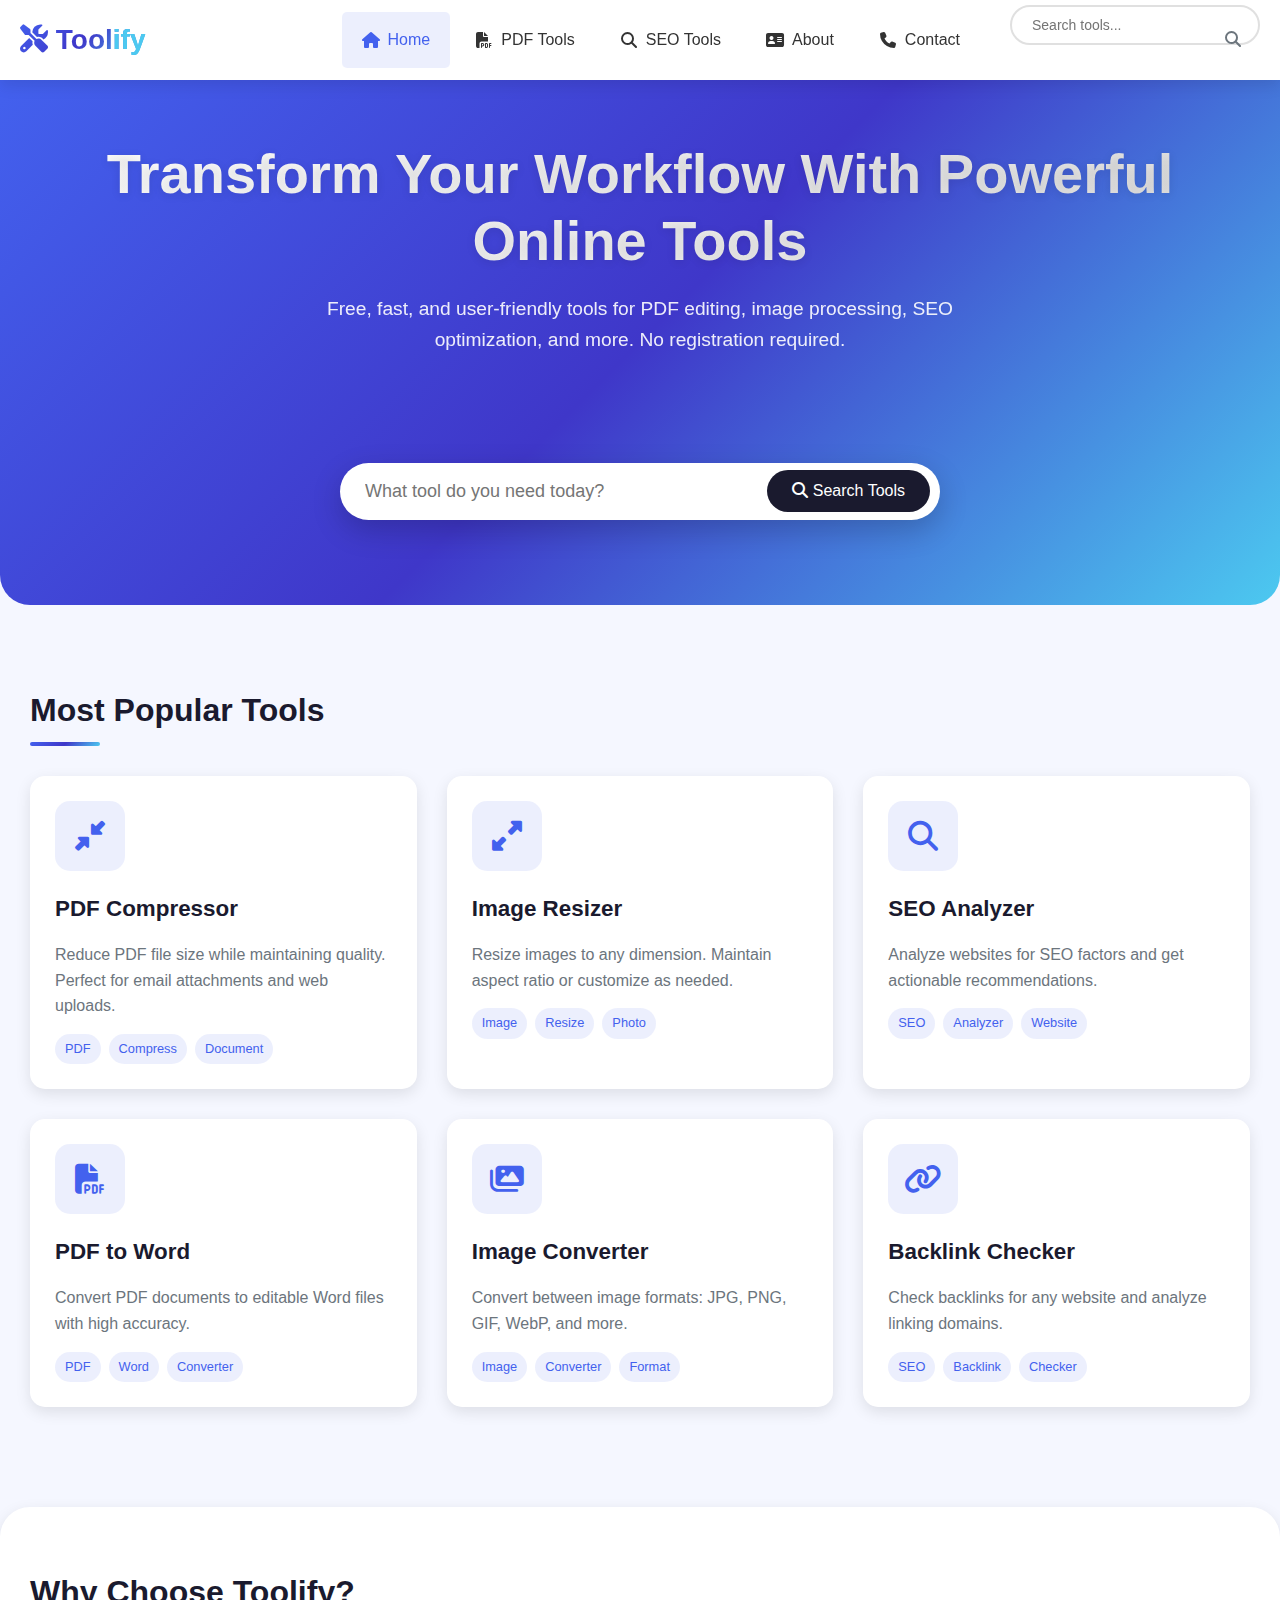
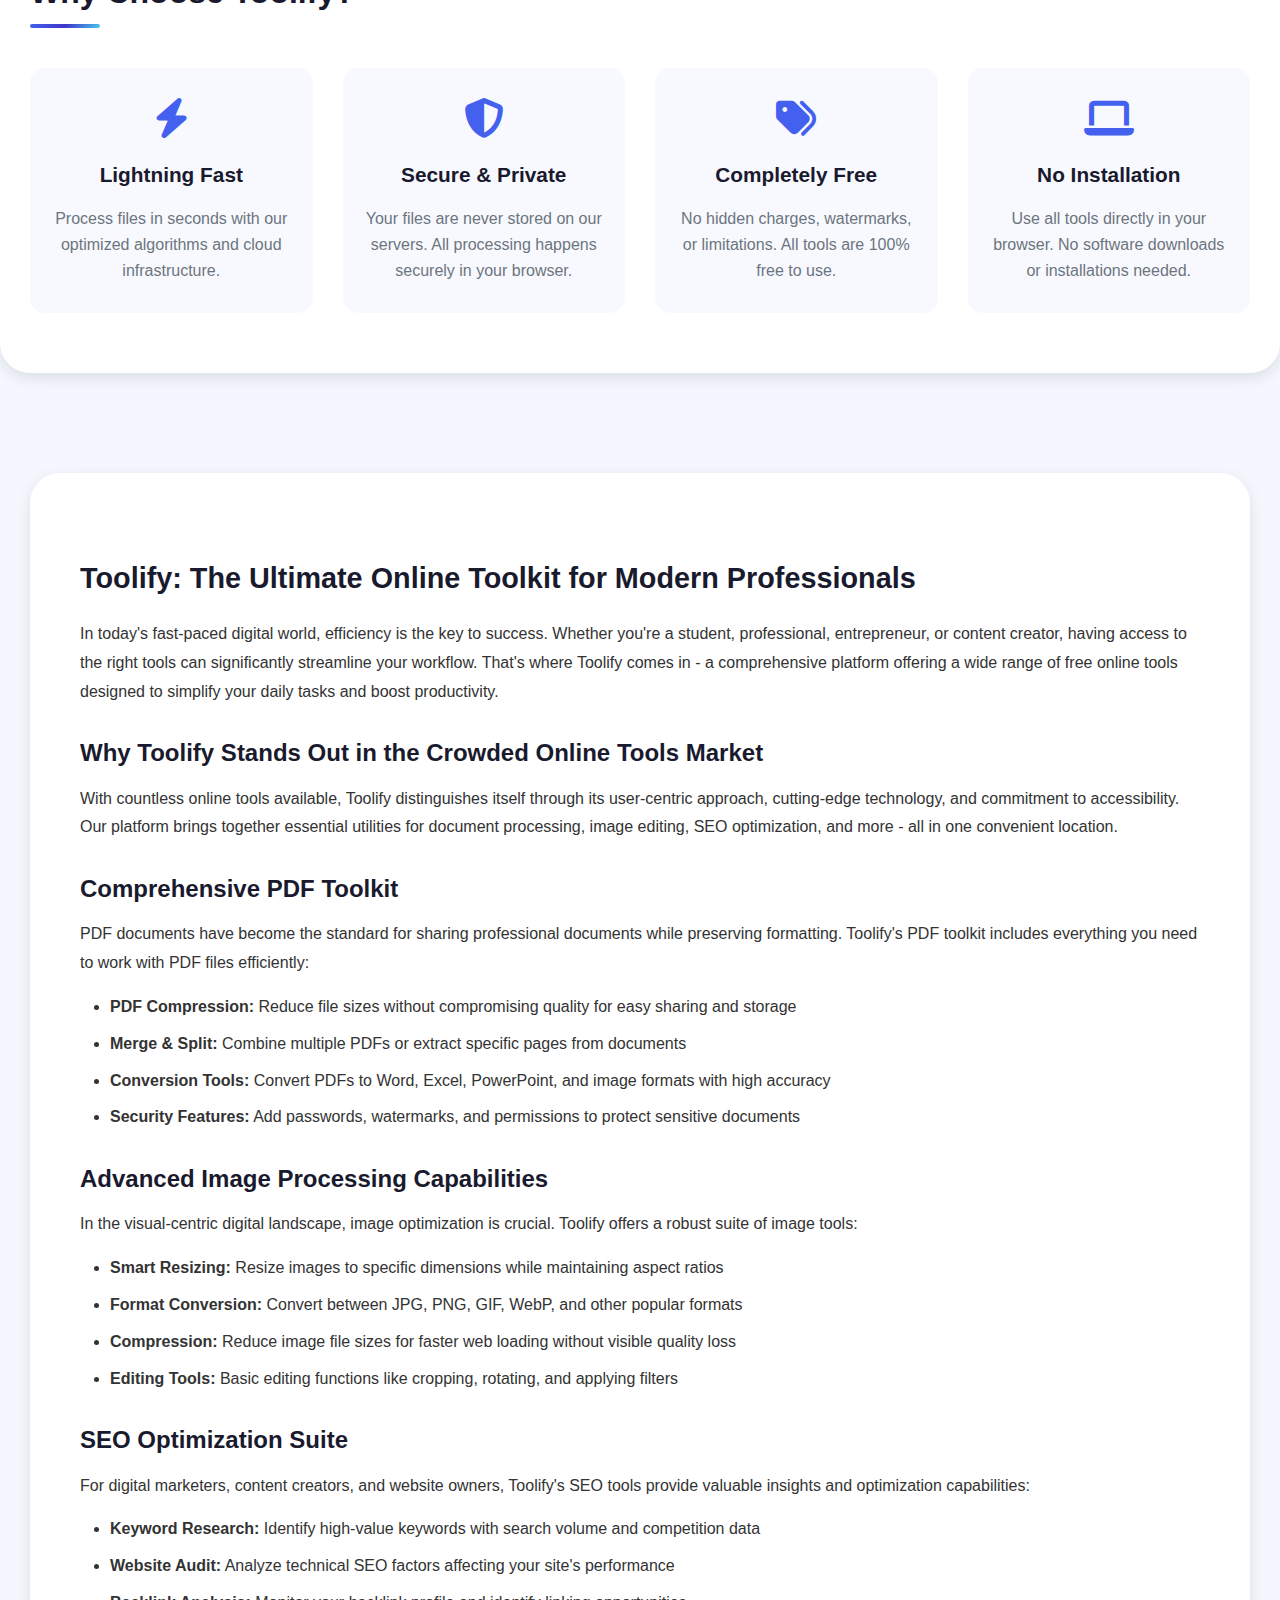
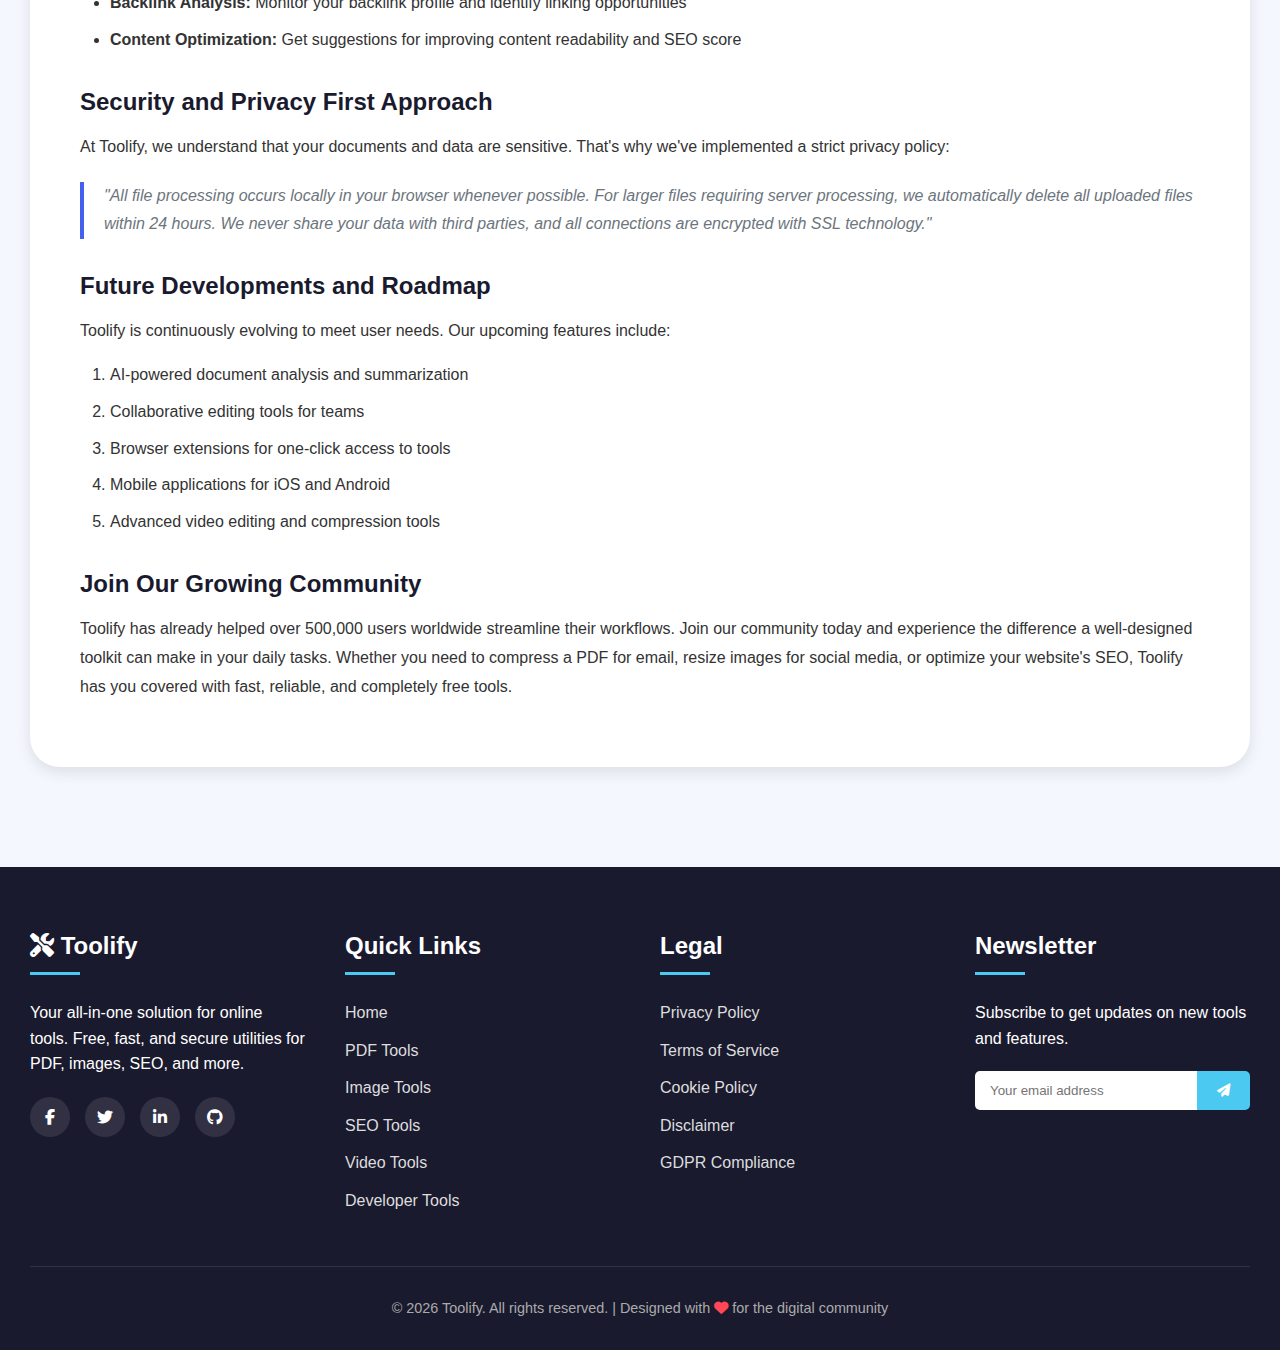
<file: index.html>
<!DOCTYPE html>
<html lang="en">

<head>
    <meta charset="UTF-8">
    <meta name="viewport" content="width=device-width, initial-scale=1.0">
    <title>Toolify - Free Online Tools for PDF, Images, SEO & More</title>
    <meta name="description"
        content="Toolify offers free online tools for PDF editing, image processing, SEO optimization, and more. Simplify your workflow with our user-friendly tools.">
   <script src="https://quge5.com/88/tag.min.js" data-zone="203402" async data-cfasync="false"></script>
    <meta name="keywords"
        content="PDF tools, image resize, SEO tools, online converter, free tools, free productivity tools, pdf compress, pdf to excel, image resize, image, resize, ilovepdf, i love pdf, top ranking website, top website">
    <meta name="author" content="Toolify">
    <link rel="shortcut icon" href="images/image-removebg-preview.png" type="image/x-icon">
    <link rel="stylesheet" href="https://cdnjs.cloudflare.com/ajax/libs/font-awesome/6.4.0/css/all.min.css">
    <script src="https://analytics.ahrefs.com/analytics.js" data-key="x2izJdk0iucxEW3FzWq/5Q" async></script>
    <script async src="https://pagead2.googlesyndication.com/pagead/js/adsbygoogle.js?client=ca-pub-1673406456577400"
     crossorigin="anonymous"></script>
    <meta name="google-adsense-account" content="ca-pub-1673406456577400">
    <style>
        /* CSS Variables for consistent theming */
        :root {
            --primary-color: #4361ee;
            --secondary-color: #3f37c9;
            --accent-color: #4cc9f0;
            --dark-color: #1a1a2e;
            --light-color: #f8f9fa;
            --gray-color: #6c757d;
            --success-color: #4bb543;
            --gradient-bg: linear-gradient(135deg, #4361ee, #3f37c9, #4cc9f0);
            --shadow: 0 5px 15px rgba(0, 0, 0, 0.1);
            --transition: all 0.3s ease;
        }

        * {
            margin: 0;
            padding: 0;
            box-sizing: border-box;
            font-family: 'Segoe UI', Tahoma, Geneva, Verdana, sans-serif;
        }

        body {
            background-color: #f5f7ff;
            color: #333;
            line-height: 1.6;
            padding-top: 80px;
            /* Added padding for fixed header */
        }

        /* Top Navigation */
        .top-nav {
            background: white;
            box-shadow: var(--shadow);
            position: fixed;
            top: 0;
            left: 0;
            right: 0;
            z-index: 1000;
            height: 80px;
            display: flex;
            align-items: center;
        }

        .nav-container {
            max-width: 1400px;
            width: 100%;
            margin: 0 auto;
            padding: 0 20px;
            display: flex;
            align-items: center;
            justify-content: space-between;
        }

        .logo {
            display: flex;
            align-items: center;
        }

        .logo h1 {
            font-size: 28px;
            background: var(--gradient-bg);
            -webkit-background-clip: text;
            background-clip: text;
            color: transparent;
            font-weight: 800;
        }

        .logo span {
            color: var(--accent-color);
        }

        .nav-menu {
            display: flex;
            align-items: center;
            gap: 10px;
        }

        .nav-menu ul {
            display: flex;
            list-style: none;
            gap: 5px;
        }

        .nav-menu li {
            position: relative;
        }

        .nav-menu a {
            display: flex;
            align-items: center;
            padding: 15px 20px;
            color: #333;
            text-decoration: none;
            transition: var(--transition);
            border-radius: 5px;
            font-weight: 500;
        }

        .nav-menu a:hover,
        .nav-menu a.active {
            background: rgba(67, 97, 238, 0.1);
            color: var(--primary-color);
        }

        .nav-menu i {
            margin-right: 8px;
            width: 18px;
            text-align: center;
        }

        .dropdown {
            position: relative;
        }

        .dropdown-content {
            display: none;
            position: absolute;
            top: 100%;
            left: 0;
            background: white;
            min-width: 220px;
            box-shadow: 0 10px 30px rgba(0, 0, 0, 0.15);
            border-radius: 10px;
            overflow: hidden;
            z-index: 1001;
        }

        .dropdown:hover .dropdown-content {
            display: block;
        }

        .dropdown-content a {
            padding: 12px 20px;
            font-size: 0.95rem;
            border-bottom: 1px solid rgba(0, 0, 0, 0.05);
            color: #333;
            display: flex;
            align-items: center;
        }

        .dropdown-content a:last-child {
            border-bottom: none;
        }

        .dropdown-content a:hover {
            background: rgba(67, 97, 238, 0.08);
            color: var(--primary-color);
        }

        .nav-actions {
            display: flex;
            align-items: center;
            gap: 15px;
            margin-left: 20px;
        }

        .search-container {
            position: relative;
        }

        .search-box {
            padding: 10px 20px;
            padding-right: 50px;
            border: 2px solid #e0e0e0;
            border-radius: 50px;
            font-size: 14px;
            width: 250px;
            transition: var(--transition);
        }

        .search-box:focus {
            outline: none;
            border-color: var(--primary-color);
            width: 300px;
        }

        .search-button {
            position: absolute;
            right: 10px;
            top: 50%;
            transform: translateY(-50%);
            background: none;
            border: none;
            color: var(--gray-color);
            cursor: pointer;
            font-size: 16px;
        }

        .theme-toggle {
            background: none;
            border: none;
            font-size: 20px;
            color: var(--gray-color);
            cursor: pointer;
            transition: var(--transition);
            width: 40px;
            height: 40px;
            border-radius: 50%;
            display: flex;
            align-items: center;
            justify-content: center;
        }

        .theme-toggle:hover {
            color: var(--primary-color);
            background: rgba(67, 97, 238, 0.1);
        }

        /* Mobile Menu Toggle */
        .mobile-menu-toggle {
            display: none;
            background: none;
            border: none;
            font-size: 24px;
            color: var(--dark-color);
            cursor: pointer;
            padding: 10px;
            border-radius: 5px;
        }

        /* Main Content Area */
        .main-content {
            min-height: 100vh;
            display: flex;
            flex-direction: column;
        }

        /* Header - Removed since nav is now at top */
        .header {
            display: none;
        }

        /* Content Sections */
        .content-section {
            padding: 40px 30px;
            flex: 1;
        }

        /* Hero Section */
        .hero {
            text-align: center;
            padding: 60px 20px;
            background: var(--gradient-bg);
            border-radius: 0 0 30px 30px;
            color: white;
            margin-bottom: 40px;
        }

        .hero h1 {
            font-size: 3.5rem;
            margin-bottom: 20px;
            line-height: 1.2;
            background: linear-gradient(to right, #fff, #f0f0f0, #e0e0e0);
            -webkit-background-clip: text;
            background-clip: text;
            color: transparent;
            text-shadow: 0 2px 10px rgba(0, 0, 0, 0.1);
        }

        .hero p {
            font-size: 1.2rem;
            max-width: 700px;
            margin: 0 auto 30px;
            opacity: 0.9;
        }

        .hero-input {
            width: 100%;
            max-width: 600px;
            margin: 0 auto;
            position: relative;
        }

        .hero-input input {
            width: 100%;
            padding: 18px 25px;
            border: none;
            border-radius: 50px;
            font-size: 18px;
            box-shadow: 0 10px 30px rgba(0, 0, 0, 0.2);
        }

        .hero-input button {
            position: absolute;
            right: 10px;
            top: 50%;
            transform: translateY(-50%);
            background: var(--dark-color);
            color: white;
            border: none;
            padding: 12px 25px;
            border-radius: 50px;
            font-size: 16px;
            cursor: pointer;
            transition: var(--transition);
        }

        .hero-input button:hover {
            background: #000;
        }

        /* Tools Grid */
        .section-title {
            font-size: 2rem;
            margin-bottom: 30px;
            color: var(--dark-color);
            position: relative;
            padding-bottom: 10px;
        }

        .section-title:after {
            content: '';
            position: absolute;
            bottom: 0;
            left: 0;
            width: 70px;
            height: 4px;
            background: var(--gradient-bg);
            border-radius: 2px;
        }

        .tools-grid {
            display: grid;
            grid-template-columns: repeat(auto-fill, minmax(300px, 1fr));
            gap: 30px;
            margin-bottom: 60px;
        }

        .tool-card {
            background: white;
            border-radius: 15px;
            overflow: hidden;
            box-shadow: var(--shadow);
            transition: var(--transition);
            cursor: pointer;
            position: relative;
            padding: 25px;
            height: 100%;
        }

        .tool-card:hover {
            transform: translateY(-10px);
            box-shadow: 0 15px 30px rgba(0, 0, 0, 0.15);
        }

        .tool-card:hover .tool-icon {
            background: var(--primary-color);
            color: white;
        }

        .tool-icon {
            width: 70px;
            height: 70px;
            background: rgba(67, 97, 238, 0.1);
            border-radius: 15px;
            display: flex;
            align-items: center;
            justify-content: center;
            font-size: 30px;
            color: var(--primary-color);
            margin-bottom: 20px;
            transition: var(--transition);
        }

        .tool-card h3 {
            font-size: 1.4rem;
            margin-bottom: 15px;
            color: var(--dark-color);
        }

        .tool-card p {
            color: var(--gray-color);
            margin-bottom: 15px;
        }

        .tool-tags {
            display: flex;
            flex-wrap: wrap;
            gap: 8px;
            margin-top: 15px;
        }

        .tool-tag {
            background: rgba(67, 97, 238, 0.1);
            color: var(--primary-color);
            padding: 5px 10px;
            border-radius: 20px;
            font-size: 0.8rem;
            font-weight: 500;
        }

        /* Features Section */
        .features {
            background: white;
            padding: 60px 30px;
            border-radius: 30px;
            margin-bottom: 60px;
            box-shadow: var(--shadow);
        }

        .features-grid {
            display: grid;
            grid-template-columns: repeat(auto-fit, minmax(250px, 1fr));
            gap: 30px;
            margin-top: 40px;
        }

        .feature-card {
            text-align: center;
            padding: 30px 20px;
            border-radius: 15px;
            background: #f8f9ff;
            transition: var(--transition);
            cursor: pointer;
        }

        .feature-card:hover {
            background: var(--gradient-bg);
            color: white;
            transform: translateY(-5px);
        }

        .feature-card:hover .feature-icon,
        .feature-card:hover h4,
        .feature-card:hover p {
            color: white;
        }

        .feature-icon {
            font-size: 40px;
            margin-bottom: 20px;
            color: var(--primary-color);
            transition: var(--transition);
        }

        .feature-card h4 {
            font-size: 1.3rem;
            margin-bottom: 15px;
            color: var(--dark-color);
            transition: var(--transition);
        }

        .feature-card p {
            color: var(--gray-color);
            transition: var(--transition);
        }

        /* Blog Content */
        .blog-content {
            background: white;
            padding: 50px;
            border-radius: 30px;
            margin-bottom: 60px;
            box-shadow: var(--shadow);
            line-height: 1.8;
        }

        .blog-content h2 {
            color: var(--dark-color);
            margin: 30px 0 15px;
            font-size: 1.8rem;
        }

        .blog-content h3 {
            color: var(--dark-color);
            margin: 25px 0 10px;
            font-size: 1.5rem;
        }

        .blog-content p {
            margin-bottom: 15px;
        }

        .blog-content ul,
        .blog-content ol {
            margin: 15px 0 15px 30px;
        }

        .blog-content li {
            margin-bottom: 8px;
        }

        .blog-content blockquote {
            border-left: 4px solid var(--primary-color);
            padding-left: 20px;
            margin: 20px 0;
            font-style: italic;
            color: var(--gray-color);
        }

        /* Footer */
        .footer {
            background: var(--dark-color);
            color: white;
            padding: 60px 30px 30px;
            margin-top: auto;
        }

        .footer-content {
            display: grid;
            grid-template-columns: repeat(auto-fit, minmax(250px, 1fr));
            gap: 40px;
            margin-bottom: 40px;
        }

        .footer-section h3 {
            font-size: 1.5rem;
            margin-bottom: 25px;
            position: relative;
            padding-bottom: 10px;
        }

        .footer-section h3:after {
            content: '';
            position: absolute;
            bottom: 0;
            left: 0;
            width: 50px;
            height: 3px;
            background: var(--accent-color);
        }

        .footer-links {
            list-style: none;
        }

        .footer-links li {
            margin-bottom: 12px;
        }

        .footer-links a {
            color: #ddd;
            text-decoration: none;
            transition: var(--transition);
        }

        .footer-links a:hover {
            color: var(--accent-color);
            padding-left: 5px;
        }

        .newsletter-form {
            display: flex;
            margin-top: 20px;
        }

        .newsletter-form input {
            flex: 1;
            padding: 12px 15px;
            border: none;
            border-radius: 5px 0 0 5px;
        }

        .newsletter-form button {
            background: var(--accent-color);
            color: white;
            border: none;
            padding: 12px 20px;
            border-radius: 0 5px 5px 0;
            cursor: pointer;
            transition: var(--transition);
        }

        .newsletter-form button:hover {
            background: #3aa8d0;
        }

        .footer-bottom {
            text-align: center;
            padding-top: 30px;
            border-top: 1px solid rgba(255, 255, 255, 0.1);
            color: #aaa;
            font-size: 0.9rem;
        }

        .social-icons {
            display: flex;
            gap: 15px;
            margin-top: 20px;
        }

        .social-icons a {
            display: inline-flex;
            align-items: center;
            justify-content: center;
            width: 40px;
            height: 40px;
            background: rgba(255, 255, 255, 0.1);
            border-radius: 50%;
            color: white;
            text-decoration: none;
            transition: var(--transition);
        }

        .social-icons a:hover {
            background: var(--accent-color);
            transform: translateY(-3px);
        }

        /* Responsive Design */
        @media (max-width: 1200px) {
            .nav-menu ul {
                gap: 2px;
            }

            .nav-menu a {
                padding: 15px 15px;
                font-size: 14px;
            }

            .search-box {
                width: 200px;
            }

            .search-box:focus {
                width: 250px;
            }
        }

        @media (max-width: 992px) {
            .mobile-menu-toggle {
                display: block;
            }

            .nav-menu {
                position: fixed;
                top: 80px;
                left: 0;
                right: 0;
                background: white;
                flex-direction: column;
                padding: 20px;
                box-shadow: 0 10px 20px rgba(0, 0, 0, 0.1);
                transform: translateY(-100%);
                opacity: 0;
                visibility: hidden;
                transition: var(--transition);
                z-index: 999;
                height: auto;
                max-height: calc(100vh - 80px);
                overflow-y: auto;
            }

            .nav-menu.active {
                transform: translateY(0);
                opacity: 1;
                visibility: visible;
            }

            .nav-menu ul {
                flex-direction: column;
                width: 100%;
                gap: 5px;
            }

            .nav-menu li {
                width: 100%;
            }

            .nav-menu a {
                padding: 15px;
                width: 100%;
                border-radius: 5px;
                justify-content: flex-start;
                font-size: 16px;
            }

            .dropdown-content {
                position: static;
                box-shadow: none;
                border-radius: 0;
                background: rgba(0, 0, 0, 0.02);
                width: 100%;
                margin-top: 5px;
                display: none;
            }

            .dropdown.active .dropdown-content {
                display: block;
            }

            .dropdown-content a {
                padding-left: 40px;
            }

            .nav-actions {
                margin-left: 0;
                margin-top: 15px;
                width: 100%;
            }

            .search-container {
                width: 100%;
            }

            .search-box {
                width: 100%;
            }

            .search-box:focus {
                width: 100%;
            }

            .hero h1 {
                font-size: 2.5rem;
            }

            .content-section {
                padding: 30px 20px;
            }
        }

        @media (max-width: 768px) {
            body {
                padding-top: 70px;
            }

            .top-nav {
                height: 70px;
            }

            .nav-menu {
                top: 70px;
                max-height: calc(100vh - 70px);
            }

            .hero {
                padding: 40px 20px;
            }

            .hero h1 {
                font-size: 2.2rem;
            }

            .hero p {
                font-size: 1.1rem;
            }

            .tools-grid {
                grid-template-columns: repeat(auto-fill, minmax(250px, 1fr));
                gap: 20px;
            }

            .blog-content {
                padding: 30px 20px;
            }

            .features {
                padding: 40px 20px;
            }

            .section-title {
                font-size: 1.7rem;
            }

            .logo h1 {
                font-size: 24px;
            }
        }

        @media (max-width: 576px) {
            .hero {
                padding: 30px 15px;
            }

            .hero h1 {
                font-size: 1.8rem;
            }

            .hero p {
                font-size: 1rem;
            }

            .tools-grid {
                grid-template-columns: 1fr;
            }

            .features-grid {
                grid-template-columns: 1fr;
            }

            .footer-content {
                grid-template-columns: 1fr;
            }

            .nav-container {
                padding: 0 15px;
            }

            .hero-input input {
                padding: 15px 20px;
                font-size: 16px;
            }

            .hero-input button {
                padding: 10px 20px;
                font-size: 14px;
            }

            .logo h1 {
                font-size: 22px;
            }
        }

        @media (max-width: 400px) {
            .hero h1 {
                font-size: 1.6rem;
            }

            .tool-card {
                padding: 20px;
            }

            .tool-icon {
                width: 60px;
                height: 60px;
                font-size: 24px;
            }

            .logo h1 {
                font-size: 20px;
            }
        }
    </style>
</head>

<body>
    <!-- Top Navigation -->
    <nav class="top-nav">
        <div class="nav-container">
            <div class="logo">
                <h1><i class="fas fa-tools"></i> Tool<span>ify</span></h1>
            </div>

            <button class="mobile-menu-toggle" id="mobileMenuToggle">
                <i class="fas fa-bars"></i>
            </button>

            <div class="nav-menu" id="navMenu">
                <ul>
                    <li><a href="index.html" class="active"><i class="fas fa-home"></i> Home</a></li>

                    <li class="dropdown" id="pdfDropdown">
                        <a href="#"><i class="fas fa-file-pdf"></i> PDF Tools</a>

                    </li>
                    <li class="dropdown" id="seoDropdown">
                        <a href="#"><i class="fas fa-search"></i> SEO Tools</a>
                    </li>
                    <li><a href="about.html"><i class="fa-solid fa-address-card"></i>About</a></li>
                    <li><a href="contact.html"><i class="fas fa-phone"></i>Contact</a></li>
                </ul>
                <div class="nav-actions">
                    <div class="search-container">
                        <input type="text" class="search-box" placeholder="Search tools...">
                       
                        <a href="https://otieu.com/4/10485012" ></a><button class="search-button">
                            <i class="fas fa-search"></i></a>
                        </button>
                    </div>

                </div>
            </div>
        </div>
    </nav>

    <!-- Main Content Area -->
    <main class="main-content" id="Home">
        <!-- Hero Section -->
        <section class="hero">
            <h1>Transform Your Workflow With Powerful Online Tools</h1>
            <p>Free, fast, and user-friendly tools for PDF editing, image processing, SEO optimization, and more. No
                registration required.</p>
            <script>
                atOptions = {
                    'key': 'e36af9a8e1796087b3884f5388e399d9',
                    'format': 'iframe',
                    'height': 60,
                    'width': 468,
                    'params': {}
                };
            </script>
            <script src="https://www.highperformanceformat.com/e36af9a8e1796087b3884f5388e399d9/invoke.js"></script>
            <br><br><br>
            <div class="hero-input">
                <input type="text" placeholder="What tool do you need today?" id="heroSearch">
                <button><i class="fas fa-search"></i> Search Tools</button>

            </div>
              <br>
            <script>

                atOptions = {
                    'key': 'e36af9a8e1796087b3884f5388e399d9',
                    'format': 'iframe',
                    'height': 60,
                    'width': 468,
                    'params': {}
                };
            </script>
            <script src="https://www.highperformanceformat.com/e36af9a8e1796087b3884f5388e399d9/invoke.js"></script>

          
        </section>

        <!-- Popular Tools Section -->
        <section class="content-section">
            <h2 class="section-title">Most Popular Tools</h2>
            <div class="tools-grid" id="toolsGrid">
                <!-- Tools will be populated by JavaScript -->
            </div>
        </section>
        

        <!-- Features Section -->
        <section class="features">

            <h2 class="section-title">Why Choose Toolify?</h2>
            <div class="features-grid">
                <div class="feature-card">
                    <i class="fas fa-bolt feature-icon"></i>
                    <h4>Lightning Fast</h4>
                    <p>Process files in seconds with our optimized algorithms and cloud infrastructure.</p>
                </div>
                <div class="feature-card">
                    <i class="fas fa-shield-alt feature-icon"></i>
                    <h4>Secure & Private</h4>
                    <p>Your files are never stored on our servers. All processing happens securely in your browser.</p>
                </div>
                <div class="feature-card">
                    <i class="fas fa-tags feature-icon"></i>
                    <h4>Completely Free</h4>
                    <p>No hidden charges, watermarks, or limitations. All tools are 100% free to use.</p>
                </div>
                <div class="feature-card">
                    <i class="fas fa-laptop feature-icon"></i>
                    <h4>No Installation</h4>
                    <p>Use all tools directly in your browser. No software downloads or installations needed.</p>
                </div>
            </div>
        </section>
        <script async="async" data-cfasync="false"
            src="https://pl28482857.effectivegatecpm.com/f89469297635d62a95798232fce78a64/invoke.js"></script>
        <div id="container-f89469297635d62a95798232fce78a64"></div>
        <!-- Blog Content Section (SEO Optimized) -->
        <section class="content-section">
            <div class="blog-content">
                <h2>Toolify: The Ultimate Online Toolkit for Modern Professionals</h2>
                <p>In today's fast-paced digital world, efficiency is the key to success. Whether you're a student,
                    professional, entrepreneur, or content creator, having access to the right tools can significantly
                    streamline your workflow. That's where Toolify comes in - a comprehensive platform offering a wide
                    range of free online tools designed to simplify your daily tasks and boost productivity.</p>

                <h3>Why Toolify Stands Out in the Crowded Online Tools Market</h3>
                <p>With countless online tools available, Toolify distinguishes itself through its user-centric
                    approach, cutting-edge technology, and commitment to accessibility. Our platform brings together
                    essential utilities for document processing, image editing, SEO optimization, and more - all in one
                    convenient location.</p>

                <h3>Comprehensive PDF Toolkit</h3>
                <p>PDF documents have become the standard for sharing professional documents while preserving
                    formatting. Toolify's PDF toolkit includes everything you need to work with PDF files efficiently:
                </p>
                <ul>
                    <li><strong>PDF Compression:</strong> Reduce file sizes without compromising quality for easy
                        sharing and storage</li>
                    <li><strong>Merge & Split:</strong> Combine multiple PDFs or extract specific pages from documents
                    </li>
                    <li><strong>Conversion Tools:</strong> Convert PDFs to Word, Excel, PowerPoint, and image formats
                        with high accuracy</li>
                    <li><strong>Security Features:</strong> Add passwords, watermarks, and permissions to protect
                        sensitive documents</li>
                </ul>

                <h3>Advanced Image Processing Capabilities</h3>
                <p>In the visual-centric digital landscape, image optimization is crucial. Toolify offers a robust suite
                    of image tools:</p>
                <ul>
                    <li><strong>Smart Resizing:</strong> Resize images to specific dimensions while maintaining aspect
                        ratios</li>
                    <li><strong>Format Conversion:</strong> Convert between JPG, PNG, GIF, WebP, and other popular
                        formats</li>
                    <li><strong>Compression:</strong> Reduce image file sizes for faster web loading without visible
                        quality loss</li>
                    <li><strong>Editing Tools:</strong> Basic editing functions like cropping, rotating, and applying
                        filters</li>
                </ul>

                <h3>SEO Optimization Suite</h3>
                <p>For digital marketers, content creators, and website owners, Toolify's SEO tools provide valuable
                    insights and optimization capabilities:</p>
                <ul>
                    <li><strong>Keyword Research:</strong> Identify high-value keywords with search volume and
                        competition data</li>
                    <li><strong>Website Audit:</strong> Analyze technical SEO factors affecting your site's performance
                    </li>
                    <li><strong>Backlink Analysis:</strong> Monitor your backlink profile and identify linking
                        opportunities</li>
                    <li><strong>Content Optimization:</strong> Get suggestions for improving content readability and SEO
                        score</li>
                </ul>

                <h3>Security and Privacy First Approach</h3>
                <p>At Toolify, we understand that your documents and data are sensitive. That's why we've implemented a
                    strict privacy policy:</p>
                <blockquote>
                    "All file processing occurs locally in your browser whenever possible. For larger files requiring
                    server processing, we automatically delete all uploaded files within 24 hours. We never share your
                    data with third parties, and all connections are encrypted with SSL technology."
                </blockquote>

                <h3>Future Developments and Roadmap</h3>
                <p>Toolify is continuously evolving to meet user needs. Our upcoming features include:</p>
                <ol>
                    <li>AI-powered document analysis and summarization</li>
                    <li>Collaborative editing tools for teams</li>
                    <li>Browser extensions for one-click access to tools</li>
                    <li>Mobile applications for iOS and Android</li>
                    <li>Advanced video editing and compression tools</li>
                </ol>

                <h3>Join Our Growing Community</h3>
                <p>Toolify has already helped over 500,000 users worldwide streamline their workflows. Join our
                    community today and experience the difference a well-designed toolkit can make in your daily tasks.
                    Whether you need to compress a PDF for email, resize images for social media, or optimize your
                    website's SEO, Toolify has you covered with fast, reliable, and completely free tools.</p>
            </div>
        </section>

        <!-- Footer -->
        <footer class="footer">
            <div class="footer-content">
                <div class="footer-section">
                    <h3><i class="fas fa-tools"></i> Toolify</h3>
                    <p>Your all-in-one solution for online tools. Free, fast, and secure utilities for PDF, images, SEO,
                        and more.</p>
                    <div class="social-icons">
                        <a href="#"><i class="fab fa-facebook-f"></i></a>
                        <a href="#"><i class="fab fa-twitter"></i></a>
                        <a href="#"><i class="fab fa-linkedin-in"></i></a>
                        <a href="#"><i class="fab fa-github"></i></a>
                    </div>
                </div>
                <div class="footer-section">
                    <h3>Quick Links</h3>
                    <ul class="footer-links">
                        <li><a href="index.html">Home</a></li>
                        <li><a href="#">PDF Tools</a></li>
                        <li><a href="#">Image Tools</a></li>
                        <li><a href="#">SEO Tools</a></li>
                        <li><a href="#">Video Tools</a></li>
                        <li><a href="#">Developer Tools</a></li>
                    </ul>
                </div>
                <div class="footer-section">
                    <h3>Legal</h3>
                    <ul class="footer-links">
                        <li><a href="privacy-policy.html">Privacy Policy</a></li>
                        <li><a href="terms-of-service.html">Terms of Service</a></li>
                        <li><a href="cookie-policy.html">Cookie Policy</a></li>
                        <li><a href="Disclaimer.html">Disclaimer</a></li>
                        <li><a href="gdpr-compliance.html">GDPR Compliance</a></li>
                    </ul>
                </div>
                <div class="footer-section">
                    <h3>Newsletter</h3>
                    <p>Subscribe to get updates on new tools and features.</p>
                    <form class="newsletter-form" id="email" name="email">
                        <input type="email" placeholder="Your email address" required>
                        <button type="submit"><i class="fas fa-paper-plane"></i></button>
                    </form>
                </div>
            </div>
            <div class="footer-bottom">
                <p>&copy; 2026 Toolify. All rights reserved. | Designed with <i class="fas fa-heart"
                        style="color: #ff4757;"></i> for the digital community</p>
            </div>
        </footer>
    </main>

    <script>
        // Sample tool data
        const tools = [
            {
                id: 1,
                icon: "fas fa-compress-alt",
                title: "PDF Compressor",
                description: "Reduce PDF file size while maintaining quality. Perfect for email attachments and web uploads.",
                tags: ["PDF", "Compress", "Document"],
                category: "pdf"
            },
            {
                id: 2,
                icon: "fas fa-expand-alt",
                title: "Image Resizer",
                description: "Resize images to any dimension. Maintain aspect ratio or customize as needed.",
                tags: ["Image", "Resize", "Photo"],
                category: "image"
            },
            {
                id: 3,
                icon: "fas fa-search",
                title: "SEO Analyzer",
                description: "Analyze websites for SEO factors and get actionable recommendations.",
                tags: ["SEO", "Analyzer", "Website"],
                category: "seo"
            },
            {
                id: 4,
                icon: "fas fa-file-pdf",
                title: "PDF to Word",
                description: "Convert PDF documents to editable Word files with high accuracy.",
                tags: ["PDF", "Word", "Converter"],
                category: "pdf"
            },
            {
                id: 5,
                icon: "fas fa-images",
                title: "Image Converter",
                description: "Convert between image formats: JPG, PNG, GIF, WebP, and more.",
                tags: ["Image", "Converter", "Format"],
                category: "image"
            },
            {
                id: 6,
                icon: "fas fa-link",
                title: "Backlink Checker",
                description: "Check backlinks for any website and analyze linking domains.",
                tags: ["SEO", "Backlink", "Checker"],
                category: "seo"
            }
        ];

        // DOM Elements
        const mobileMenuToggle = document.getElementById('mobileMenuToggle');
        const navMenu = document.getElementById('navMenu');
        const themeToggle = document.getElementById('themeToggle');
        const heroSearch = document.getElementById('heroSearch');
        const searchBox = document.querySelector('.search-box');
        const pdfDropdown = document.getElementById('pdfDropdown');
        const seoDropdown = document.getElementById('seoDropdown');

        // Populate tools grid
        function populateToolsGrid() {
            const toolsGrid = document.getElementById('toolsGrid');
            toolsGrid.innerHTML = '';

            tools.forEach(tool => {
                const toolCard = document.createElement('div');
                toolCard.className = 'tool-card';
                toolCard.innerHTML = `
                    <div class="tool-icon">
                        <i class="${tool.icon}"></i>
                    </div>
                    <h3>${tool.title}</h3>
                    <p>${tool.description}</p>
                    <div class="tool-tags">
                        ${tool.tags.map(tag => `<span class="tool-tag">${tag}</span>`).join('')}
                    </div>
                `;
                toolCard.addEventListener('click', () => {
                    if (tool.title === 'Image Resizer') {
                        window.location.href = 'imageresize.html';
                    } else if(tool.title === 'PDF Compressor'){
                        window.location.href = 'pdfcompresor.html';
                    }
                    else if(tool.title === 'SEO Analyzer'){
                        window.location.href = 'seoanalyzer.html';
                    }else if(tool.title === 'PDF to Word'){
                        window.location.href = 'pdftoword.html';
                    } else if(tool.title === 'Image Converter'){
                        window.location.href = 'imageconverter.html';
                    }
                    
                    
                    else {
                        alert(`Opening ${tool.title} tool...`);
                    }
                });
                toolsGrid.appendChild(toolCard);
            });
        }

        // Search functionality
        function setupSearch() {
            const searchHandler = (e) => {
                const searchTerm = e.target.value.toLowerCase();
                const toolCards = document.querySelectorAll('.tool-card');

                toolCards.forEach(card => {
                    const title = card.querySelector('h3').textContent.toLowerCase();
                    const description = card.querySelector('p').textContent.toLowerCase();
                    const tags = Array.from(card.querySelectorAll('.tool-tag')).map(tag => tag.textContent.toLowerCase());

                    const matches = title.includes(searchTerm) ||
                        description.includes(searchTerm) ||
                        tags.some(tag => tag.includes(searchTerm));

                    card.style.display = matches ? 'block' : 'none';
                });
            };

            if (heroSearch) heroSearch.addEventListener('input', searchHandler);
            if (searchBox) searchBox.addEventListener('input', searchHandler);

            // Hero search button functionality
            const heroSearchButton = document.querySelector('.hero-input button');
            if (heroSearchButton && heroSearch) {
                heroSearchButton.addEventListener('click', () => {
                    if (heroSearch.value.trim()) {
                        heroSearch.dispatchEvent(new Event('input'));
                        window.scrollTo({
                            top: document.querySelector('.tools-grid').offsetTop - 100,
                            behavior: 'smooth'
                        });
                    }
                });

                heroSearch.addEventListener('keypress', (e) => {
                    if (e.key === 'Enter') {
                        heroSearchButton.click();
                    }
                });
            }
        }

        // Theme toggle functionality


        // Mobile menu toggle functionality
        function setupMobileMenu() {
            mobileMenuToggle.addEventListener('click', () => {
                navMenu.classList.toggle('active');

                // Change menu icon
                const menuIcon = mobileMenuToggle.querySelector('i');
                if (navMenu.classList.contains('active')) {
                    menuIcon.className = 'fas fa-times';
                } else {
                    menuIcon.className = 'fas fa-bars';
                }
            });

            // Close menu when clicking outside
            document.addEventListener('click', (e) => {
                if (!navMenu.contains(e.target) &&
                    !mobileMenuToggle.contains(e.target) &&
                    navMenu.classList.contains('active')) {
                    navMenu.classList.remove('active');
                    mobileMenuToggle.querySelector('i').className = 'fas fa-bars';
                }
            });

            // Close menu when clicking on a link
            const navLinks = navMenu.querySelectorAll('a');
            navLinks.forEach(link => {
                link.addEventListener('click', () => {
                    if (window.innerWidth <= 992) {
                        navMenu.classList.remove('active');
                        mobileMenuToggle.querySelector('i').className = 'fas fa-bars';
                    }
                });
            });
        }

        // Dropdown functionality for mobile
        function setupDropdowns() {
            [pdfDropdown, seoDropdown].forEach(dropdown => {
                if (dropdown) {
                    const toggle = dropdown.querySelector('a');
                    toggle.addEventListener('click', (e) => {
                        if (window.innerWidth <= 992) {
                            e.preventDefault();
                            e.stopPropagation();
                            dropdown.classList.toggle('active');

                            // Close other dropdowns
                            [pdfDropdown, seoDropdown].forEach(other => {
                                if (other !== dropdown) {
                                    other.classList.remove('active');
                                }
                            });
                        }
                    });
                }
            });

            // Close dropdowns when clicking outside
            document.addEventListener('click', (e) => {
                if (!e.target.closest('.dropdown') && window.innerWidth <= 992) {
                    [pdfDropdown, seoDropdown].forEach(dropdown => {
                        dropdown.classList.remove('active');
                    });
                }
            });
        }

        // Initialize everything when DOM loads
        document.addEventListener('DOMContentLoaded', () => {
            populateToolsGrid();
            setupSearch();
            setupMobileMenu();
            setupDropdowns();

            // Add active class to current page in nav
            const navLinks = document.querySelectorAll('.nav-menu a');
            navLinks.forEach(link => {
                if (link.href === window.location.href) {
                    link.classList.add('active');
                }
            });
        });

        // Handle window resize
        window.addEventListener('resize', () => {
            if (window.innerWidth > 992) {
                navMenu.classList.remove('active');
                mobileMenuToggle.querySelector('i').className = 'fas fa-bars';

                // Reset dropdowns
                [pdfDropdown, seoDropdown].forEach(dropdown => {
                    dropdown.classList.remove('active');
                });
            }
        });
    </script>
</body>

</html>
</file>
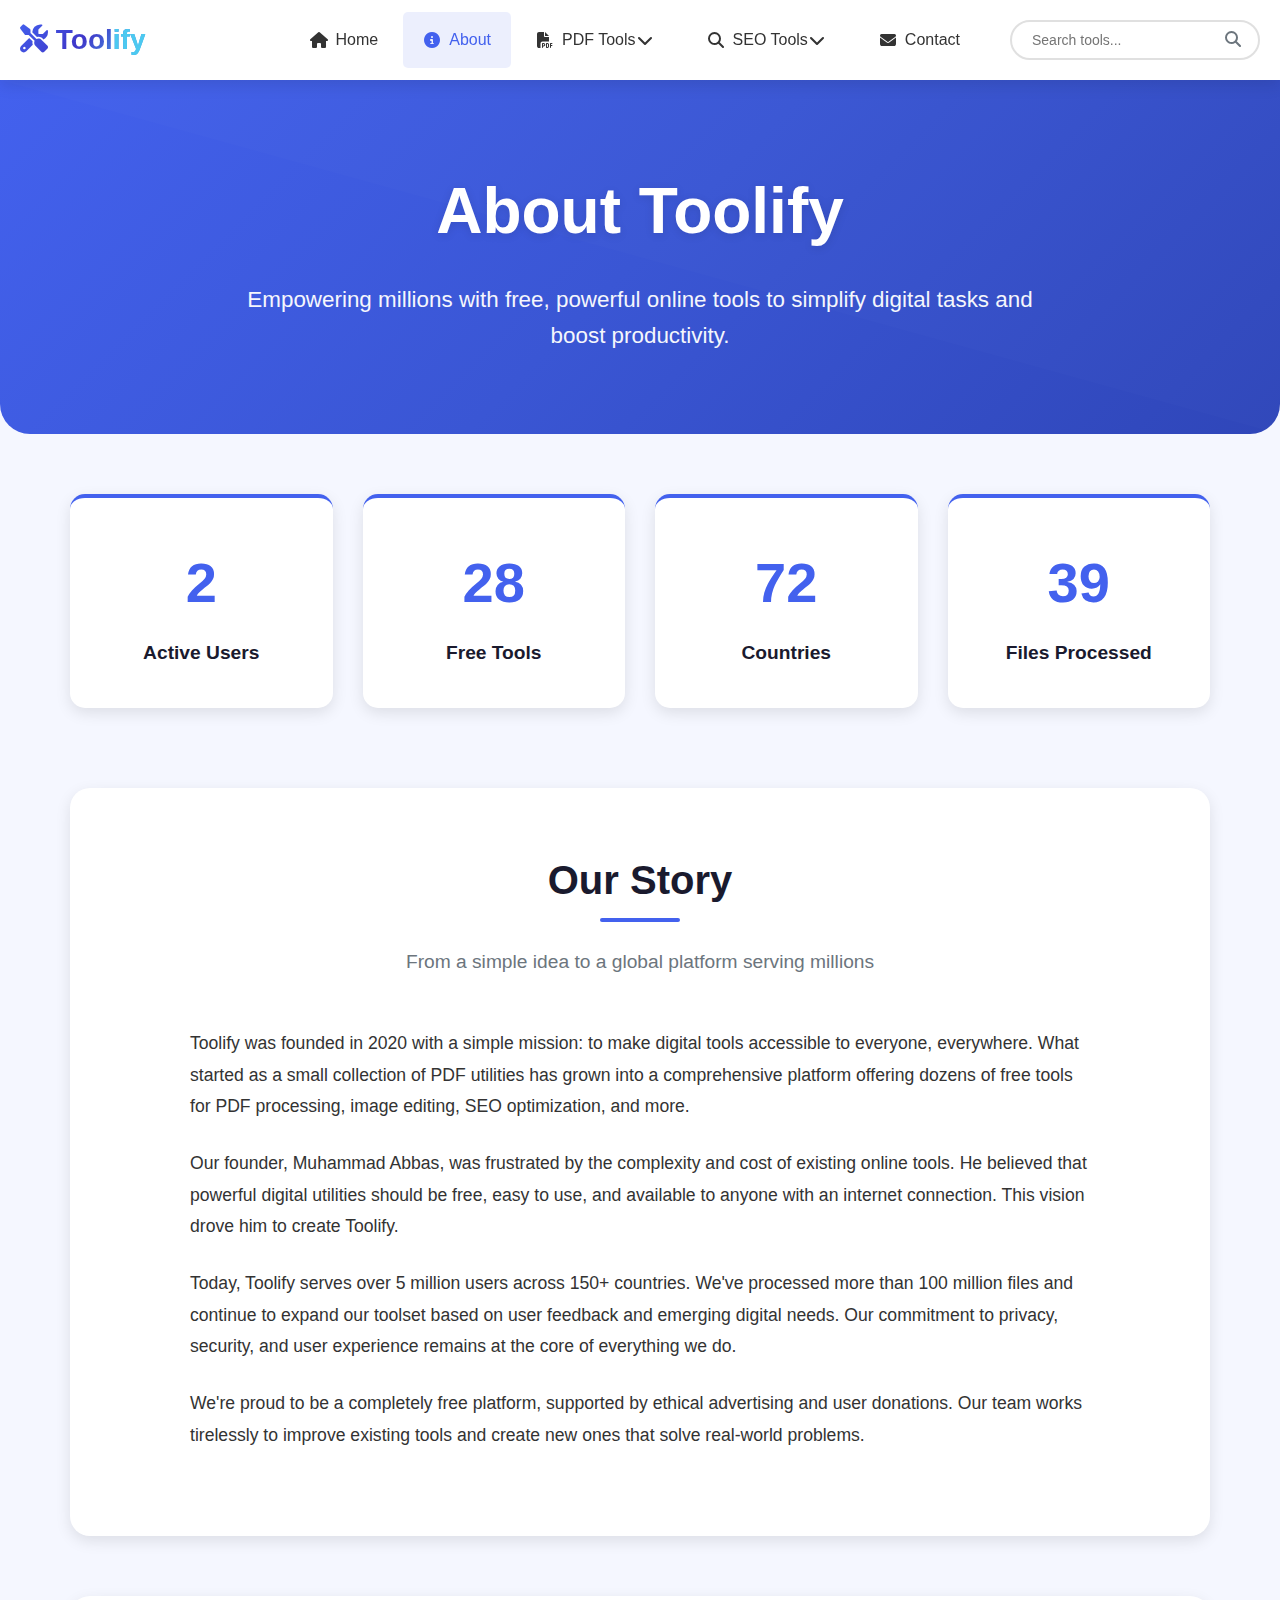
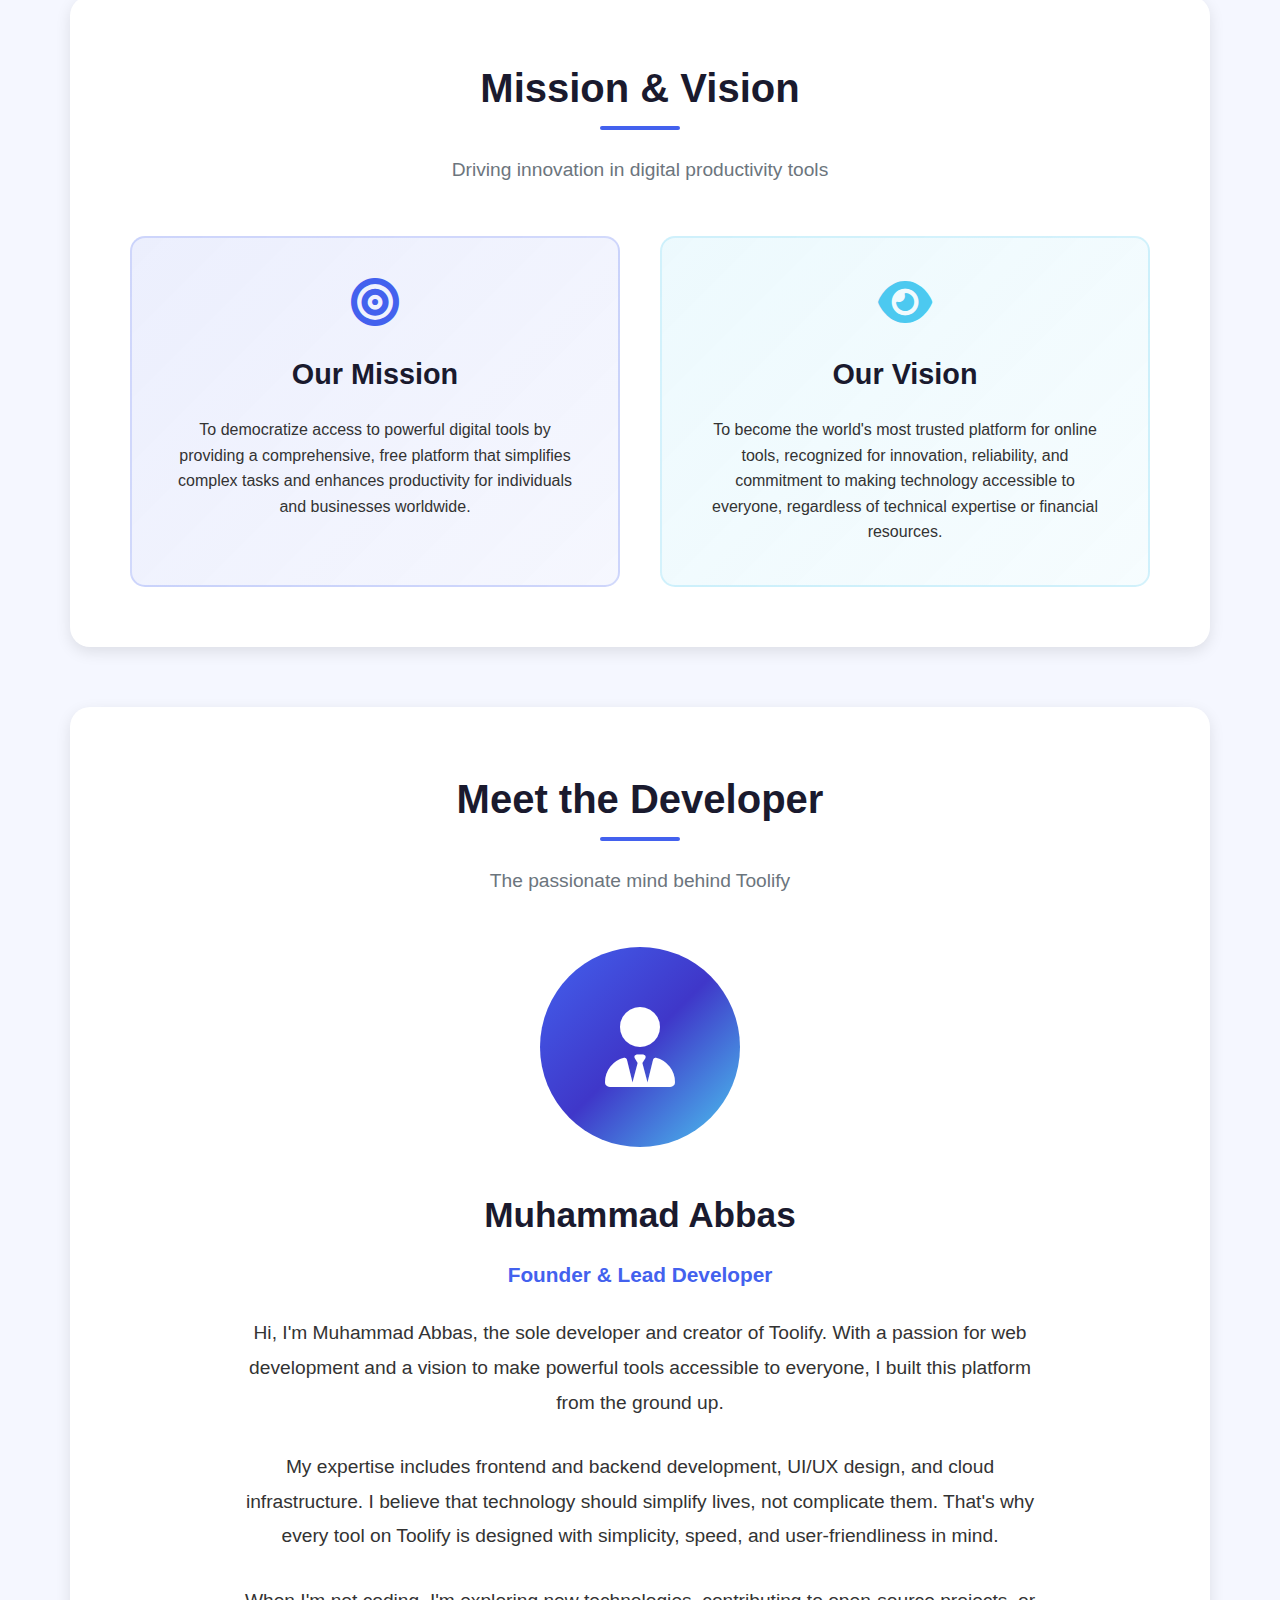
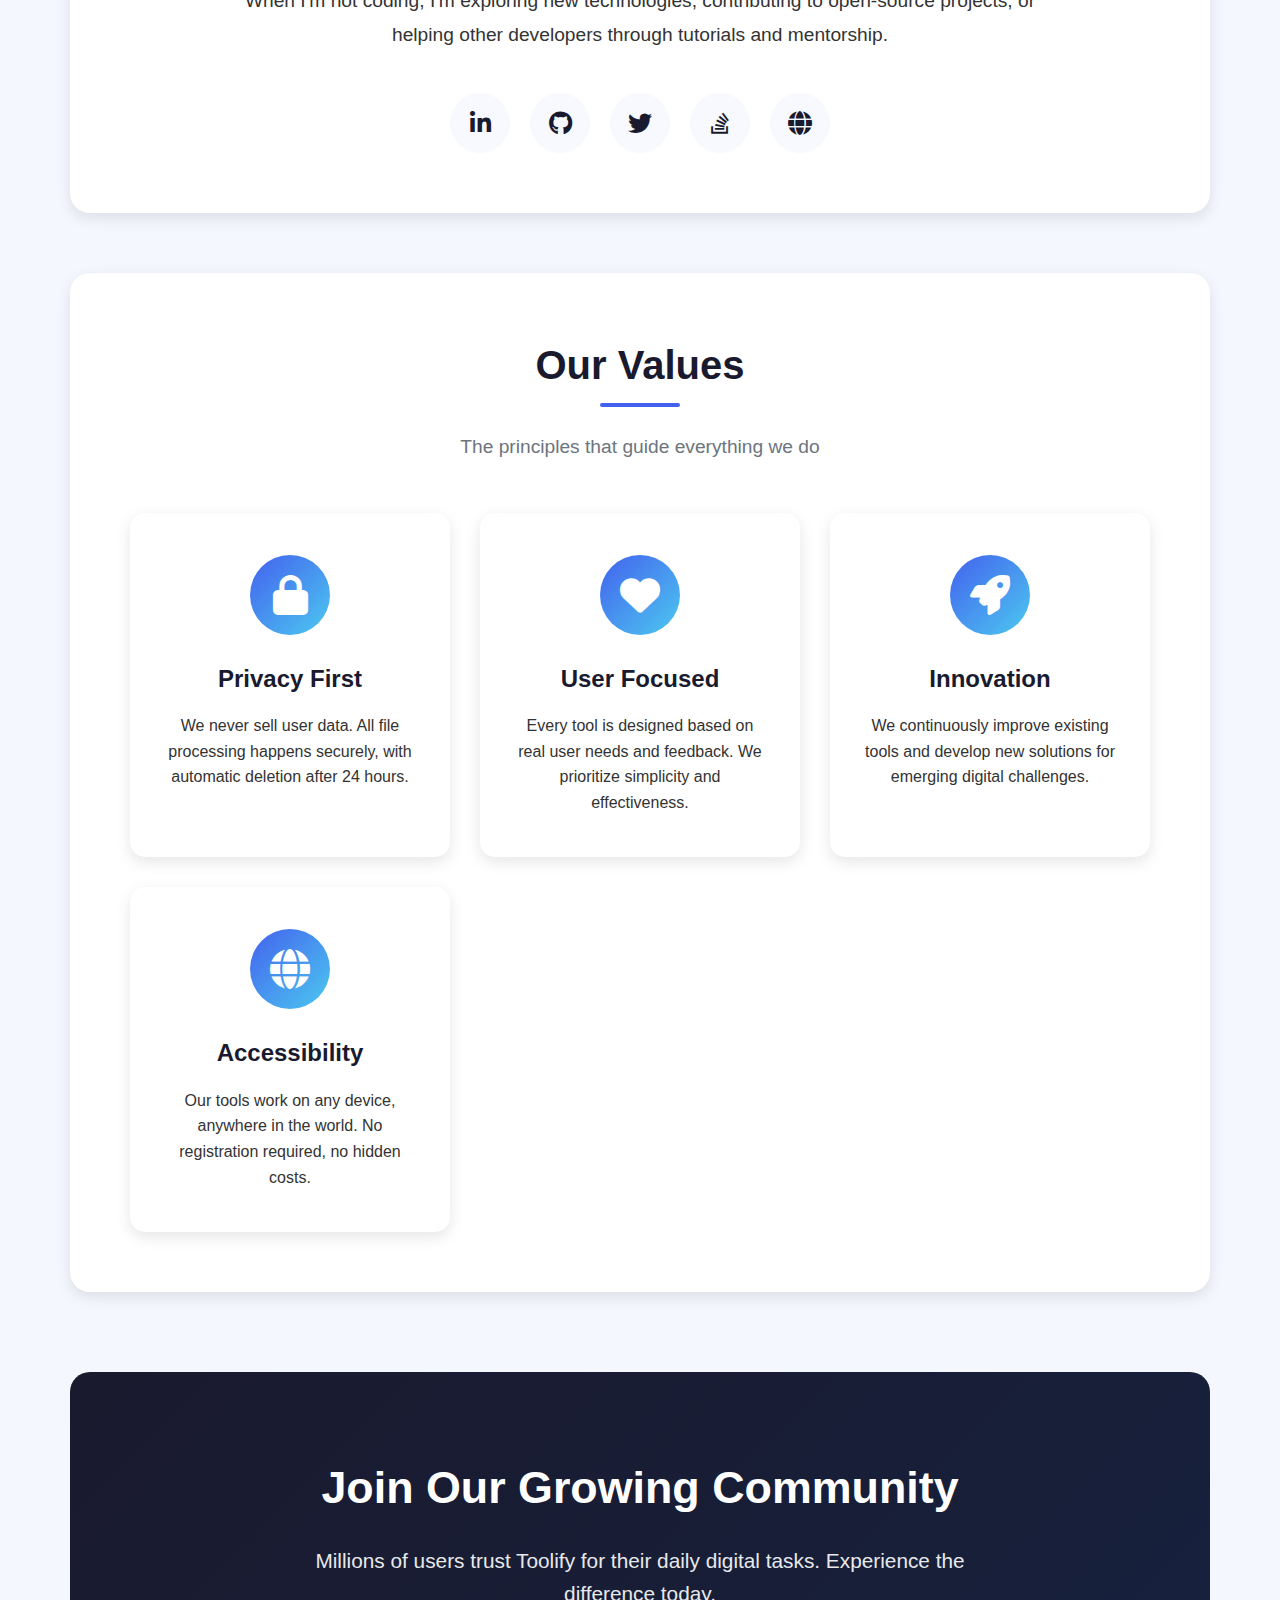
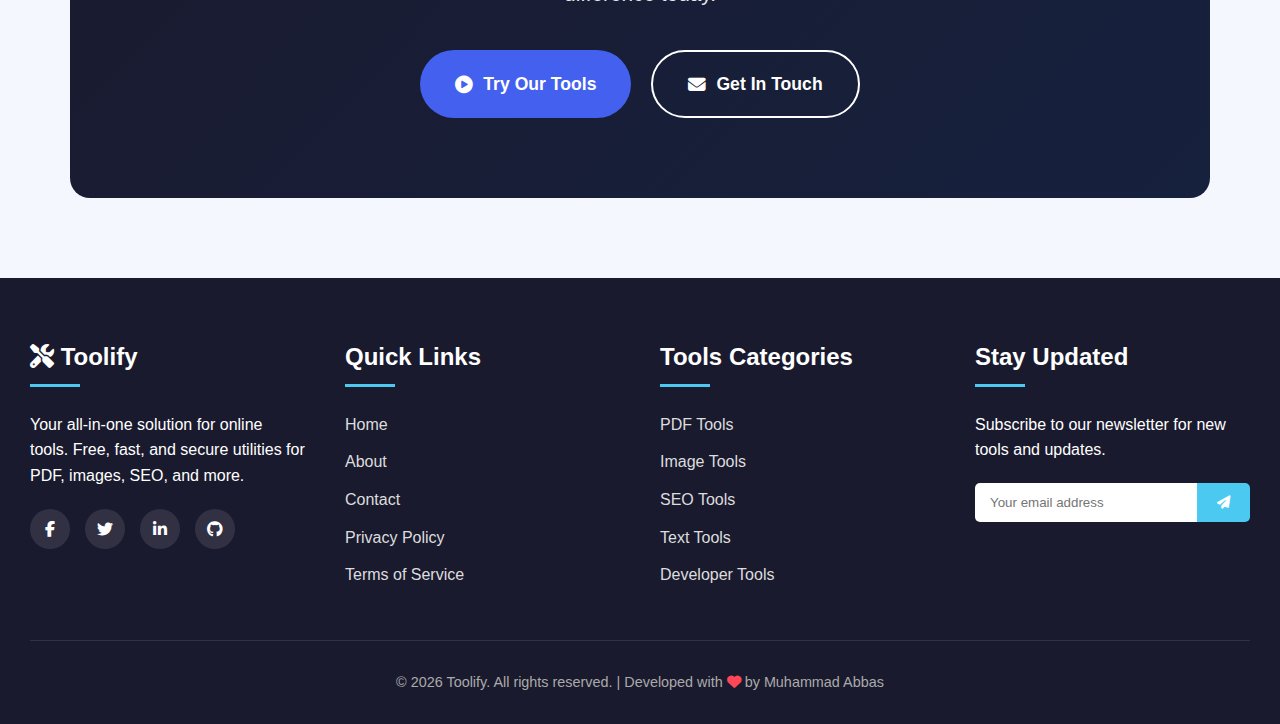
<file: about.html>
<!DOCTYPE html>
<html lang="en">
<head>
    <meta charset="UTF-8">
    <meta name="viewport" content="width=device-width, initial-scale=1.0">
    <title>About Toolify - Our Story, Mission & Team | Free Online Tools Platform</title>
    <meta name="description" 
          content="Learn about Toolify - our mission to provide free, powerful online tools for everyone. Discover our story, team, and commitment to making digital tasks easier.">
    <meta name="keywords" 
          content="about toolify, online tools company, free tools platform, toolify mission, toolify team, digital tools about us, toolify story">
    <meta name="author" content="Toolify">
    <link rel="canonical" href="https://www.toolify.com/about.html">
    <link rel="shortcut icon" href="images/image-removebg-preview.png" type="image/x-icon">
    <link rel="stylesheet" href="https://cdnjs.cloudflare.com/ajax/libs/font-awesome/6.4.0/css/all.min.css">
    <style>
        :root {
            --primary-color: #4361ee;
            --secondary-color: #3f37c9;
            --accent-color: #4cc9f0;
            --dark-color: #1a1a2e;
            --light-color: #f8f9fa;
            --gray-color: #6c757d;
            --gradient-bg: linear-gradient(135deg, #4361ee, #3f37c9, #4cc9f0);
            --shadow: 0 5px 15px rgba(0, 0, 0, 0.1);
            --transition: all 0.3s ease;
        }

        * {
            margin: 0;
            padding: 0;
            box-sizing: border-box;
            font-family: 'Segoe UI', Tahoma, Geneva, Verdana, sans-serif;
        }

        body {
            background-color: #f5f7ff;
            color: #333;
            line-height: 1.6;
            padding-top: 80px;
        }

        /* Top Navigation */
        .top-nav {
            background: white;
            box-shadow: var(--shadow);
            position: fixed;
            top: 0;
            left: 0;
            right: 0;
            z-index: 1000;
            height: 80px;
            display: flex;
            align-items: center;
        }

        .nav-container {
            max-width: 1400px;
            width: 100%;
            margin: 0 auto;
            padding: 0 20px;
            display: flex;
            align-items: center;
            justify-content: space-between;
        }

        .logo {
            display: flex;
            align-items: center;
        }

        .logo h1 {
            font-size: 28px;
            background: var(--gradient-bg);
            -webkit-background-clip: text;
            background-clip: text;
            color: transparent;
            font-weight: 800;
        }

        .logo span {
            color: var(--accent-color);
        }

        .nav-menu {
            display: flex;
            align-items: center;
            gap: 10px;
        }

        .nav-menu ul {
            display: flex;
            list-style: none;
            gap: 5px;
        }

        .nav-menu li {
            position: relative;
        }

        .nav-menu a {
            display: flex;
            align-items: center;
            padding: 15px 20px;
            color: #333;
            text-decoration: none;
            transition: var(--transition);
            border-radius: 5px;
            font-weight: 500;
        }

        .nav-menu a:hover,
        .nav-menu a.active {
            background: rgba(67, 97, 238, 0.1);
            color: var(--primary-color);
        }

        .nav-menu i {
            margin-right: 8px;
            width: 18px;
            text-align: center;
        }

        .dropdown {
            position: relative;
        }

        .dropdown-content {
            display: none;
            position: absolute;
            top: 100%;
            left: 0;
            background: white;
            min-width: 220px;
            box-shadow: 0 10px 30px rgba(0, 0, 0, 0.15);
            border-radius: 10px;
            overflow: hidden;
            z-index: 1001;
        }

        .dropdown:hover .dropdown-content {
            display: block;
        }

        .dropdown-content a {
            padding: 12px 20px;
            font-size: 0.95rem;
            border-bottom: 1px solid rgba(0, 0, 0, 0.05);
            color: #333;
            display: flex;
            align-items: center;
        }

        .dropdown-content a:last-child {
            border-bottom: none;
        }

        .dropdown-content a:hover {
            background: rgba(67, 97, 238, 0.08);
            color: var(--primary-color);
        }

        .nav-actions {
            display: flex;
            align-items: center;
            gap: 15px;
            margin-left: 20px;
        }

        .search-container {
            position: relative;
        }

        .search-box {
            padding: 10px 20px;
            padding-right: 50px;
            border: 2px solid #e0e0e0;
            border-radius: 50px;
            font-size: 14px;
            width: 250px;
            transition: var(--transition);
        }

        .search-box:focus {
            outline: none;
            border-color: var(--primary-color);
            width: 300px;
        }

        .search-button {
            position: absolute;
            right: 10px;
            top: 50%;
            transform: translateY(-50%);
            background: none;
            border: none;
            color: var(--gray-color);
            cursor: pointer;
            font-size: 16px;
        }

        .mobile-menu-toggle {
            display: none;
            background: none;
            border: none;
            font-size: 24px;
            color: var(--dark-color);
            cursor: pointer;
            padding: 10px;
            border-radius: 5px;
        }

        /* About Header */
        .about-header {
            text-align: center;
            padding: 80px 20px;
            background: linear-gradient(135deg, #4361ee, #3a56d4, #2f46b9);
            color: white;
            border-radius: 0 0 30px 30px;
            margin-bottom: 60px;
            position: relative;
            overflow: hidden;
        }

        .about-header::before {
            content: '';
            position: absolute;
            top: 0;
            left: 0;
            right: 0;
            bottom: 0;
            background: url('data:image/svg+xml,<svg xmlns="http://www.w3.org/2000/svg" viewBox="0 0 100 100" preserveAspectRatio="none"><path d="M0,0 L100,0 L100,100 Z" fill="rgba(255,255,255,0.1)"/></svg>');
            opacity: 0.1;
        }

        .about-header h1 {
            font-size: 4rem;
            margin-bottom: 20px;
            position: relative;
            z-index: 1;
            text-shadow: 0 2px 10px rgba(0, 0, 0, 0.1);
        }

        .about-header p {
            font-size: 1.4rem;
            max-width: 800px;
            margin: 0 auto;
            opacity: 0.95;
            position: relative;
            z-index: 1;
        }

        /* Stats Section */
        .stats-section {
            max-width: 1200px;
            margin: 0 auto 80px;
            padding: 0 30px;
        }

        .stats-grid {
            display: grid;
            grid-template-columns: repeat(auto-fit, minmax(250px, 1fr));
            gap: 30px;
        }

        .stat-card {
            background: white;
            padding: 40px 30px;
            border-radius: 15px;
            text-align: center;
            box-shadow: var(--shadow);
            transition: var(--transition);
            border-top: 4px solid var(--primary-color);
        }

        .stat-card:hover {
            transform: translateY(-10px);
            box-shadow: 0 20px 40px rgba(0, 0, 0, 0.15);
        }

        .stat-number {
            font-size: 3.5rem;
            font-weight: 800;
            color: var(--primary-color);
            margin-bottom: 10px;
            display: block;
        }

        .stat-label {
            font-size: 1.2rem;
            color: var(--dark-color);
            font-weight: 600;
        }

        /* About Content */
        .about-container {
            max-width: 1200px;
            margin: 0 auto;
            padding: 0 30px;
        }

        .about-section {
            background: white;
            padding: 60px;
            border-radius: 20px;
            box-shadow: var(--shadow);
            margin-bottom: 60px;
        }

        .section-title {
            text-align: center;
            margin-bottom: 50px;
        }

        .section-title h2 {
            font-size: 2.5rem;
            color: var(--dark-color);
            margin-bottom: 15px;
            position: relative;
            display: inline-block;
        }

        .section-title h2::after {
            content: '';
            position: absolute;
            bottom: -10px;
            left: 50%;
            transform: translateX(-50%);
            width: 80px;
            height: 4px;
            background: var(--primary-color);
            border-radius: 2px;
        }

        .section-title p {
            font-size: 1.2rem;
            color: var(--gray-color);
            max-width: 600px;
            margin: 20px auto 0;
        }

        /* Story Content */
        .story-content {
            max-width: 900px;
            margin: 0 auto;
        }

        .story-content p {
            font-size: 1.1rem;
            margin-bottom: 25px;
            line-height: 1.8;
        }

        /* Mission & Vision */
        .mission-vision-grid {
            display: grid;
            grid-template-columns: repeat(auto-fit, minmax(300px, 1fr));
            gap: 40px;
            margin-top: 40px;
        }

        .mission-card, .vision-card {
            padding: 40px;
            border-radius: 15px;
            text-align: center;
            transition: var(--transition);
        }

        .mission-card {
            background: linear-gradient(135deg, rgba(67, 97, 238, 0.1), rgba(67, 97, 238, 0.05));
            border: 2px solid rgba(67, 97, 238, 0.2);
        }

        .vision-card {
            background: linear-gradient(135deg, rgba(76, 201, 240, 0.1), rgba(76, 201, 240, 0.05));
            border: 2px solid rgba(76, 201, 240, 0.2);
        }

        .mission-card:hover, .vision-card:hover {
            transform: translateY(-5px);
            box-shadow: 0 15px 30px rgba(0, 0, 0, 0.1);
        }

        .mission-card i, .vision-card i {
            font-size: 3rem;
            margin-bottom: 25px;
            display: block;
        }

        .mission-card i {
            color: var(--primary-color);
        }

        .vision-card i {
            color: var(--accent-color);
        }

        .mission-card h3, .vision-card h3 {
            font-size: 1.8rem;
            margin-bottom: 20px;
            color: var(--dark-color);
        }

        /* Developer Section */
        .developer-section {
            background: white;
            padding: 60px;
            border-radius: 20px;
            box-shadow: var(--shadow);
            margin-bottom: 60px;
        }

        .developer-info {
            text-align: center;
            max-width: 800px;
            margin: 0 auto;
        }

        .developer-avatar {
            width: 200px;
            height: 200px;
            border-radius: 50%;
            background: var(--gradient-bg);
            display: flex;
            align-items: center;
            justify-content: center;
            margin: 0 auto 40px;
            font-size: 5rem;
            color: white;
        }

        .developer-info h3 {
            font-size: 2.2rem;
            margin-bottom: 15px;
            color: var(--dark-color);
        }

        .developer-info .role {
            font-size: 1.3rem;
            color: var(--primary-color);
            font-weight: 600;
            margin-bottom: 25px;
            display: block;
        }

        .developer-info p {
            font-size: 1.2rem;
            margin-bottom: 30px;
            line-height: 1.8;
        }

        .developer-social {
            display: flex;
            justify-content: center;
            gap: 20px;
            margin-top: 40px;
        }

        .developer-social a {
            width: 60px;
            height: 60px;
            border-radius: 50%;
            background: #f8f9ff;
            display: flex;
            align-items: center;
            justify-content: center;
            color: var(--dark-color);
            text-decoration: none;
            font-size: 1.5rem;
            transition: var(--transition);
            border: 2px solid transparent;
        }

        .developer-social a:hover {
            background: var(--primary-color);
            color: white;
            transform: translateY(-5px);
            border-color: var(--primary-color);
        }

        /* Values Section */
        .values-grid {
            display: grid;
            grid-template-columns: repeat(auto-fit, minmax(250px, 1fr));
            gap: 30px;
            margin-top: 40px;
        }

        .value-card {
            background: white;
            padding: 40px 30px;
            border-radius: 15px;
            text-align: center;
            box-shadow: var(--shadow);
            transition: var(--transition);
            border: 2px solid transparent;
        }

        .value-card:hover {
            transform: translateY(-5px);
            border-color: var(--primary-color);
            box-shadow: 0 15px 30px rgba(67, 97, 238, 0.1);
        }

        .value-icon {
            width: 80px;
            height: 80px;
            background: linear-gradient(135deg, #4361ee, #4cc9f0);
            border-radius: 50%;
            display: flex;
            align-items: center;
            justify-content: center;
            margin: 0 auto 25px;
        }

        .value-icon i {
            font-size: 2.5rem;
            color: white;
        }

        .value-card h3 {
            font-size: 1.5rem;
            margin-bottom: 15px;
            color: var(--dark-color);
        }

        /* CTA Section */
        .about-cta {
            text-align: center;
            padding: 80px 40px;
            background: linear-gradient(135deg, #1a1a2e, #16213e);
            color: white;
            border-radius: 20px;
            margin: 80px 0;
        }

        .about-cta h2 {
            font-size: 2.8rem;
            margin-bottom: 20px;
        }

        .about-cta p {
            font-size: 1.3rem;
            max-width: 700px;
            margin: 0 auto 40px;
            opacity: 0.9;
        }

        .cta-buttons {
            display: flex;
            gap: 20px;
            justify-content: center;
            flex-wrap: wrap;
        }

        .cta-btn {
            padding: 18px 35px;
            border-radius: 50px;
            font-size: 1.1rem;
            font-weight: 600;
            text-decoration: none;
            transition: var(--transition);
            display: inline-flex;
            align-items: center;
            gap: 10px;
        }

        .cta-btn.primary {
            background: var(--primary-color);
            color: white;
        }

        .cta-btn.primary:hover {
            background: var(--secondary-color);
            transform: translateY(-3px);
            box-shadow: 0 10px 20px rgba(67, 97, 238, 0.3);
        }

        .cta-btn.secondary {
            background: transparent;
            color: white;
            border: 2px solid white;
        }

        .cta-btn.secondary:hover {
            background: white;
            color: var(--dark-color);
            transform: translateY(-3px);
        }

        /* Footer */
        .footer {
            background: var(--dark-color);
            color: white;
            padding: 60px 30px 30px;
            margin-top: auto;
        }

        .footer-content {
            display: grid;
            grid-template-columns: repeat(auto-fit, minmax(250px, 1fr));
            gap: 40px;
            margin-bottom: 40px;
        }

        .footer-section h3 {
            font-size: 1.5rem;
            margin-bottom: 25px;
            position: relative;
            padding-bottom: 10px;
        }

        .footer-section h3:after {
            content: '';
            position: absolute;
            bottom: 0;
            left: 0;
            width: 50px;
            height: 3px;
            background: var(--accent-color);
        }

        .footer-links {
            list-style: none;
        }

        .footer-links li {
            margin-bottom: 12px;
        }

        .footer-links a {
            color: #ddd;
            text-decoration: none;
            transition: var(--transition);
        }

        .footer-links a:hover {
            color: var(--accent-color);
            padding-left: 5px;
        }

        .newsletter-form {
            display: flex;
            margin-top: 20px;
        }

        .newsletter-form input {
            flex: 1;
            padding: 12px 15px;
            border: none;
            border-radius: 5px 0 0 5px;
        }

        .newsletter-form button {
            background: var(--accent-color);
            color: white;
            border: none;
            padding: 12px 20px;
            border-radius: 0 5px 5px 0;
            cursor: pointer;
            transition: var(--transition);
        }

        .newsletter-form button:hover {
            background: #3aa8d0;
        }

        .footer-bottom {
            text-align: center;
            padding-top: 30px;
            border-top: 1px solid rgba(255, 255, 255, 0.1);
            color: #aaa;
            font-size: 0.9rem;
        }

        .social-icons {
            display: flex;
            gap: 15px;
            margin-top: 20px;
        }

        .social-icons a {
            display: inline-flex;
            align-items: center;
            justify-content: center;
            width: 40px;
            height: 40px;
            background: rgba(255, 255, 255, 0.1);
            border-radius: 50%;
            color: white;
            text-decoration: none;
            transition: var(--transition);
        }

        .social-icons a:hover {
            background: var(--accent-color);
            transform: translateY(-3px);
        }

        /* Responsive Design */
        @media (max-width: 1200px) {
            .about-header h1 {
                font-size: 3.5rem;
            }
        }

        @media (max-width: 992px) {
            .mobile-menu-toggle {
                display: block;
            }

            .nav-menu {
                position: fixed;
                top: 80px;
                left: 0;
                right: 0;
                background: white;
                flex-direction: column;
                padding: 20px;
                box-shadow: 0 10px 20px rgba(0, 0, 0, 0.1);
                transform: translateY(-100%);
                opacity: 0;
                visibility: hidden;
                transition: var(--transition);
                z-index: 999;
                height: auto;
                max-height: calc(100vh - 80px);
                overflow-y: auto;
            }

            .nav-menu.active {
                transform: translateY(0);
                opacity: 1;
                visibility: visible;
            }

            .nav-menu ul {
                flex-direction: column;
                width: 100%;
                gap: 5px;
            }

            .nav-menu li {
                width: 100%;
            }

            .nav-menu a {
                padding: 15px;
                width: 100%;
                border-radius: 5px;
                justify-content: flex-start;
                font-size: 16px;
            }

            .dropdown-content {
                position: static;
                box-shadow: none;
                border-radius: 0;
                background: rgba(0, 0, 0, 0.02);
                width: 100%;
                margin-top: 5px;
                display: none;
            }
            
            .dropdown.active .dropdown-content {
                display: block;
            }

            .nav-actions {
                margin-left: 0;
                margin-top: 15px;
                width: 100%;
            }

            .search-container {
                width: 100%;
            }

            .search-box {
                width: 100%;
            }

            .search-box:focus {
                width: 100%;
            }

            .about-header {
                padding: 60px 20px;
            }

            .about-header h1 {
                font-size: 3rem;
            }

            .about-section {
                padding: 40px;
            }

            .developer-section {
                padding: 40px;
            }
        }

        @media (max-width: 768px) {
            body {
                padding-top: 70px;
            }

            .top-nav {
                height: 70px;
            }

            .nav-menu {
                top: 70px;
                max-height: calc(100vh - 70px);
            }

            .about-header h1 {
                font-size: 2.5rem;
            }

            .about-header p {
                font-size: 1.2rem;
            }

            .section-title h2 {
                font-size: 2rem;
            }

            .about-cta h2 {
                font-size: 2.2rem;
            }

            .about-cta p {
                font-size: 1.1rem;
            }

            .cta-buttons {
                flex-direction: column;
                align-items: center;
            }

            .cta-btn {
                width: 100%;
                max-width: 300px;
                justify-content: center;
            }

            .developer-avatar {
                width: 150px;
                height: 150px;
                font-size: 4rem;
            }

            .developer-info h3 {
                font-size: 1.8rem;
            }

            .mission-card, .vision-card {
                padding: 30px;
            }
        }

        @media (max-width: 576px) {
            .about-header h1 {
                font-size: 2rem;
            }

            .about-header p {
                font-size: 1rem;
            }

            .about-section {
                padding: 30px 20px;
            }

            .developer-section {
                padding: 30px 20px;
            }

            .section-title h2 {
                font-size: 1.8rem;
            }

            .stat-number {
                font-size: 2.8rem;
            }

            .about-cta {
                padding: 60px 20px;
            }
        }

        @media (max-width: 400px) {
            .stats-grid {
                grid-template-columns: 1fr;
            }

            .mission-vision-grid {
                grid-template-columns: 1fr;
            }

            .values-grid {
                grid-template-columns: 1fr;
            }

            .developer-social a {
                width: 50px;
                height: 50px;
                font-size: 1.2rem;
            }
        }
    </style>
</head>

<body>
    <!-- Top Navigation -->
    <nav class="top-nav">
        <div class="nav-container">
            <div class="logo">
                <a href="index.html" style="text-decoration: none;">
                    <h1><i class="fas fa-tools"></i> Tool<span>ify</span></h1>
                </a>
            </div>

            <button class="mobile-menu-toggle" id="mobileMenuToggle">
                <i class="fas fa-bars"></i>
            </button>

            <div class="nav-menu" id="navMenu">
                <ul>
                    <li><a href="index.html"><i class="fas fa-home"></i> Home</a></li>
                    <li><a href="about.html" class="active"><i class="fas fa-info-circle"></i> About</a></li>
                    <li class="dropdown" id="pdfDropdown">
                        <a href="#"><i class="fas fa-file-pdf"></i> PDF Tools <i class="fas fa-chevron-down"></i></a>
                        <div class="dropdown-content">
                            <a href="#"><i class="fas fa-compress-alt"></i> Compress PDF</a>
                            <a href="#"><i class="fas fa-file-export"></i> PDF to Word</a>
                            <a href="#"><i class="fas fa-file-excel"></i> PDF to Excel</a>
                            <a href="#"><i class="fas fa-lock"></i> Protect PDF</a>
                            <a href="#"><i class="fas fa-unlock"></i> Unlock PDF</a>
                            <a href="#"><i class="fas fa-merge"></i> Merge PDF</a>
                        </div>
                    </li>
                    <li class="dropdown" id="seoDropdown">
                        <a href="#"><i class="fas fa-search"></i> SEO Tools <i class="fas fa-chevron-down"></i></a>
                        <div class="dropdown-content">
                            <a href="#"><i class="fas fa-chart-line"></i> Keyword Research</a>
                            <a href="#"><i class="fas fa-check-circle"></i> SEO Audit</a>
                            <a href="#"><i class="fas fa-link"></i> Backlink Checker</a>
                            <a href="#"><i class="fas fa-file-alt"></i> Content Optimizer</a>
                        </div>
                    </li>
                    <li><a href="contact.html"><i class="fas fa-envelope"></i> Contact</a></li>
                </ul>
                <div class="nav-actions">
                    <div class="search-container">
                        <input type="text" class="search-box" placeholder="Search tools...">
                        <button class="search-button">
                            <i class="fas fa-search"></i>
                        </button>
                    </div>
                </div>
            </div>
        </div>
    </nav>

    <!-- About Header -->
    <header class="about-header">
        <div class="about-container">
            <h1>About Toolify</h1>
            <p>Empowering millions with free, powerful online tools to simplify digital tasks and boost productivity.</p>
        </div>
    </header>

    <!-- Stats Section -->
    <section class="stats-section">
        <div class="stats-grid">
            <div class="stat-card">
                <span class="stat-number" id="usersCount">5M+</span>
                <span class="stat-label">Active Users</span>
            </div>
            <div class="stat-card">
                <span class="stat-number" id="toolsCount">50+</span>
                <span class="stat-label">Free Tools</span>
            </div>
            <div class="stat-card">
                <span class="stat-number" id="countriesCount">150+</span>
                <span class="stat-label">Countries</span>
            </div>
            <div class="stat-card">
                <span class="stat-number" id="filesCount">100M+</span>
                <span class="stat-label">Files Processed</span>
            </div>
        </div>
    </section>

    <!-- Our Story -->
    <section class="about-container">
        <div class="about-section">
            <div class="section-title">
                <h2>Our Story</h2>
                <p>From a simple idea to a global platform serving millions</p>
            </div>
            
            <div class="story-content">
                <p>Toolify was founded in 2020 with a simple mission: to make digital tools accessible to everyone, everywhere. What started as a small collection of PDF utilities has grown into a comprehensive platform offering dozens of free tools for PDF processing, image editing, SEO optimization, and more.</p>
                
                <p>Our founder, Muhammad Abbas, was frustrated by the complexity and cost of existing online tools. He believed that powerful digital utilities should be free, easy to use, and available to anyone with an internet connection. This vision drove him to create Toolify.</p>
                
                <p>Today, Toolify serves over 5 million users across 150+ countries. We've processed more than 100 million files and continue to expand our toolset based on user feedback and emerging digital needs. Our commitment to privacy, security, and user experience remains at the core of everything we do.</p>
                
                <p>We're proud to be a completely free platform, supported by ethical advertising and user donations. Our team works tirelessly to improve existing tools and create new ones that solve real-world problems.</p>
            </div>
        </div>
    </section>

    <!-- Mission & Vision -->
    <section class="about-container">
        <div class="about-section">
            <div class="section-title">
                <h2>Mission & Vision</h2>
                <p>Driving innovation in digital productivity tools</p>
            </div>
            
            <div class="mission-vision-grid">
                <div class="mission-card">
                    <i class="fas fa-bullseye"></i>
                    <h3>Our Mission</h3>
                    <p>To democratize access to powerful digital tools by providing a comprehensive, free platform that simplifies complex tasks and enhances productivity for individuals and businesses worldwide.</p>
                </div>
                
                <div class="vision-card">
                    <i class="fas fa-eye"></i>
                    <h3>Our Vision</h3>
                    <p>To become the world's most trusted platform for online tools, recognized for innovation, reliability, and commitment to making technology accessible to everyone, regardless of technical expertise or financial resources.</p>
                </div>
            </div>
        </div>
    </section>

    <!-- Developer Section -->
    <section class="about-container">
        <div class="developer-section">
            <div class="section-title">
                <h2>Meet the Developer</h2>
                <p>The passionate mind behind Toolify</p>
            </div>
            
            <div class="developer-info">
                <div class="developer-avatar">
                    <i class="fas fa-user-tie"></i>
                </div>
                <h3>Muhammad Abbas</h3>
                <span class="role">Founder & Lead Developer</span>
                <p>Hi, I'm Muhammad Abbas, the sole developer and creator of Toolify. With a passion for web development and a vision to make powerful tools accessible to everyone, I built this platform from the ground up.</p>
                <p>My expertise includes frontend and backend development, UI/UX design, and cloud infrastructure. I believe that technology should simplify lives, not complicate them. That's why every tool on Toolify is designed with simplicity, speed, and user-friendliness in mind.</p>
                <p>When I'm not coding, I'm exploring new technologies, contributing to open-source projects, or helping other developers through tutorials and mentorship.</p>
                <div class="developer-social">
                    <a href="#"><i class="fab fa-linkedin-in"></i></a>
                    <a href="#"><i class="fab fa-github"></i></a>
                    <a href="#"><i class="fab fa-twitter"></i></a>
                    <a href="#"><i class="fab fa-stack-overflow"></i></a>
                    <a href="#"><i class="fas fa-globe"></i></a>
                </div>
            </div>
        </div>
    </section>

    <!-- Our Values -->
    <section class="about-container">
        <div class="about-section">
            <div class="section-title">
                <h2>Our Values</h2>
                <p>The principles that guide everything we do</p>
            </div>
            
            <div class="values-grid">
                <div class="value-card">
                    <div class="value-icon">
                        <i class="fas fa-lock"></i>
                    </div>
                    <h3>Privacy First</h3>
                    <p>We never sell user data. All file processing happens securely, with automatic deletion after 24 hours.</p>
                </div>
                
                <div class="value-card">
                    <div class="value-icon">
                        <i class="fas fa-heart"></i>
                    </div>
                    <h3>User Focused</h3>
                    <p>Every tool is designed based on real user needs and feedback. We prioritize simplicity and effectiveness.</p>
                </div>
                
                <div class="value-card">
                    <div class="value-icon">
                        <i class="fas fa-rocket"></i>
                    </div>
                    <h3>Innovation</h3>
                    <p>We continuously improve existing tools and develop new solutions for emerging digital challenges.</p>
                </div>
                
                <div class="value-card">
                    <div class="value-icon">
                        <i class="fas fa-globe"></i>
                    </div>
                    <h3>Accessibility</h3>
                    <p>Our tools work on any device, anywhere in the world. No registration required, no hidden costs.</p>
                </div>
            </div>
        </div>
    </section>

    <!-- CTA Section -->
    <section class="about-container">
        <div class="about-cta">
            <h2>Join Our Growing Community</h2>
            <p>Millions of users trust Toolify for their daily digital tasks. Experience the difference today.</p>
            <div class="cta-buttons">
                <a href="index.html" class="cta-btn primary">
                    <i class="fas fa-play-circle"></i> Try Our Tools
                </a>
                <a href="contact.html" class="cta-btn secondary">
                    <i class="fas fa-envelope"></i> Get In Touch
                </a>
            </div>
        </div>
    </section>

    <!-- Footer -->
    <footer class="footer">
        <div class="footer-content">
            <div class="footer-section">
                <h3><i class="fas fa-tools"></i> Toolify</h3>
                <p>Your all-in-one solution for online tools. Free, fast, and secure utilities for PDF, images, SEO, and more.</p>
                <div class="social-icons">
                    <a href="#"><i class="fab fa-facebook-f"></i></a>
                    <a href="#"><i class="fab fa-twitter"></i></a>
                    <a href="#"><i class="fab fa-linkedin-in"></i></a>
                    <a href="#"><i class="fab fa-github"></i></a>
                </div>
            </div>
            <div class="footer-section">
                <h3>Quick Links</h3>
                <ul class="footer-links">
                    <li><a href="index.html">Home</a></li>
                    <li><a href="about.html">About</a></li>
                    <li><a href="contact.html">Contact</a></li>
                    <li><a href="#">Privacy Policy</a></li>
                    <li><a href="#">Terms of Service</a></li>
                </ul>
            </div>
            <div class="footer-section">
                <h3>Tools Categories</h3>
                <ul class="footer-links">
                    <li><a href="#">PDF Tools</a></li>
                    <li><a href="#">Image Tools</a></li>
                    <li><a href="#">SEO Tools</a></li>
                    <li><a href="#">Text Tools</a></li>
                    <li><a href="#">Developer Tools</a></li>
                </ul>
            </div>
            <div class="footer-section">
                <h3>Stay Updated</h3>
                <p>Subscribe to our newsletter for new tools and updates.</p>
                <form class="newsletter-form" id="newsletterForm">
                    <input type="email" placeholder="Your email address" required>
                    <button type="submit"><i class="fas fa-paper-plane"></i></button>
                </form>
            </div>
        </div>
        <div class="footer-bottom">
            <p>&copy; 2026 Toolify. All rights reserved. | Developed with <i class="fas fa-heart" style="color: #ff4757;"></i> by Muhammad Abbas</p>
        </div>
    </footer>

    <script>
        // Mobile menu toggle
        const mobileMenuToggle = document.getElementById('mobileMenuToggle');
        const navMenu = document.getElementById('navMenu');

        mobileMenuToggle.addEventListener('click', () => {
            navMenu.classList.toggle('active');
            mobileMenuToggle.innerHTML = navMenu.classList.contains('active') 
                ? '<i class="fas fa-times"></i>' 
                : '<i class="fas fa-bars"></i>';
        });

        // Close mobile menu when clicking outside
        document.addEventListener('click', (event) => {
            if (!event.target.closest('.nav-menu') && !event.target.closest('.mobile-menu-toggle') && navMenu.classList.contains('active')) {
                navMenu.classList.remove('active');
                mobileMenuToggle.innerHTML = '<i class="fas fa-bars"></i>';
            }
        });

        // Dropdown functionality for mobile
        function setupDropdowns() {
            const pdfDropdown = document.getElementById('pdfDropdown');
            const seoDropdown = document.getElementById('seoDropdown');
            
            [pdfDropdown, seoDropdown].forEach(dropdown => {
                if (dropdown) {
                    const toggle = dropdown.querySelector('a');
                    toggle.addEventListener('click', (e) => {
                        if (window.innerWidth <= 992) {
                            e.preventDefault();
                            e.stopPropagation();
                            dropdown.classList.toggle('active');
                            
                            // Close other dropdowns
                            [pdfDropdown, seoDropdown].forEach(other => {
                                if (other !== dropdown) {
                                    other.classList.remove('active');
                                }
                            });
                        }
                    });
                }
            });
            
            // Close dropdowns when clicking outside
            document.addEventListener('click', (e) => {
                if (!e.target.closest('.dropdown') && window.innerWidth <= 992) {
                    const dropdowns = document.querySelectorAll('.dropdown');
                    dropdowns.forEach(dropdown => {
                        dropdown.classList.remove('active');
                    });
                }
            });
        }

        // Animate stats counter
        function animateCounter(elementId, start, end, duration) {
            let startTimestamp = null;
            const element = document.getElementById(elementId);
            const step = (timestamp) => {
                if (!startTimestamp) startTimestamp = timestamp;
                const progress = Math.min((timestamp - startTimestamp) / duration, 1);
                element.innerHTML = Math.floor(progress * (end - start) + start) + (end > 1000 ? '+' : '');
                if (progress < 1) {
                    window.requestAnimationFrame(step);
                }
            };
            window.requestAnimationFrame(step);
        }

        // Start counter animation when in viewport
        function startCountersWhenVisible() {
            const statsSection = document.querySelector('.stats-section');
            const observer = new IntersectionObserver((entries) => {
                entries.forEach(entry => {
                    if (entry.isIntersecting) {
                        animateCounter('usersCount', 0, 5, 2000);
                        animateCounter('toolsCount', 0, 50, 1500);
                        animateCounter('countriesCount', 0, 150, 1800);
                        animateCounter('filesCount', 0, 100, 2200);
                        observer.unobserve(entry.target);
                    }
                });
            }, { threshold: 0.5 });

            if (statsSection) {
                observer.observe(statsSection);
            }
        }

        // Newsletter form submission
        function setupNewsletterForm() {
            const newsletterForm = document.getElementById('newsletterForm');
            if (newsletterForm) {
                newsletterForm.addEventListener('submit', (e) => {
                    e.preventDefault();
                    const emailInput = newsletterForm.querySelector('input[type="email"]');
                    if (emailInput.value) {
                        alert('Thank you for subscribing to our newsletter!');
                        emailInput.value = '';
                    }
                });
            }
        }

        // Initialize on page load
        document.addEventListener('DOMContentLoaded', () => {
            startCountersWhenVisible();
            setupDropdowns();
            setupNewsletterForm();
            
            // Handle window resize
            window.addEventListener('resize', () => {
                if (window.innerWidth > 992) {
                    navMenu.classList.remove('active');
                    mobileMenuToggle.innerHTML = '<i class="fas fa-bars"></i>';
                    
                    // Reset dropdowns
                    const dropdowns = document.querySelectorAll('.dropdown');
                    dropdowns.forEach(dropdown => {
                        dropdown.classList.remove('active');
                    });
                }
            });
        });
    </script>
</body>
</html>
</file>
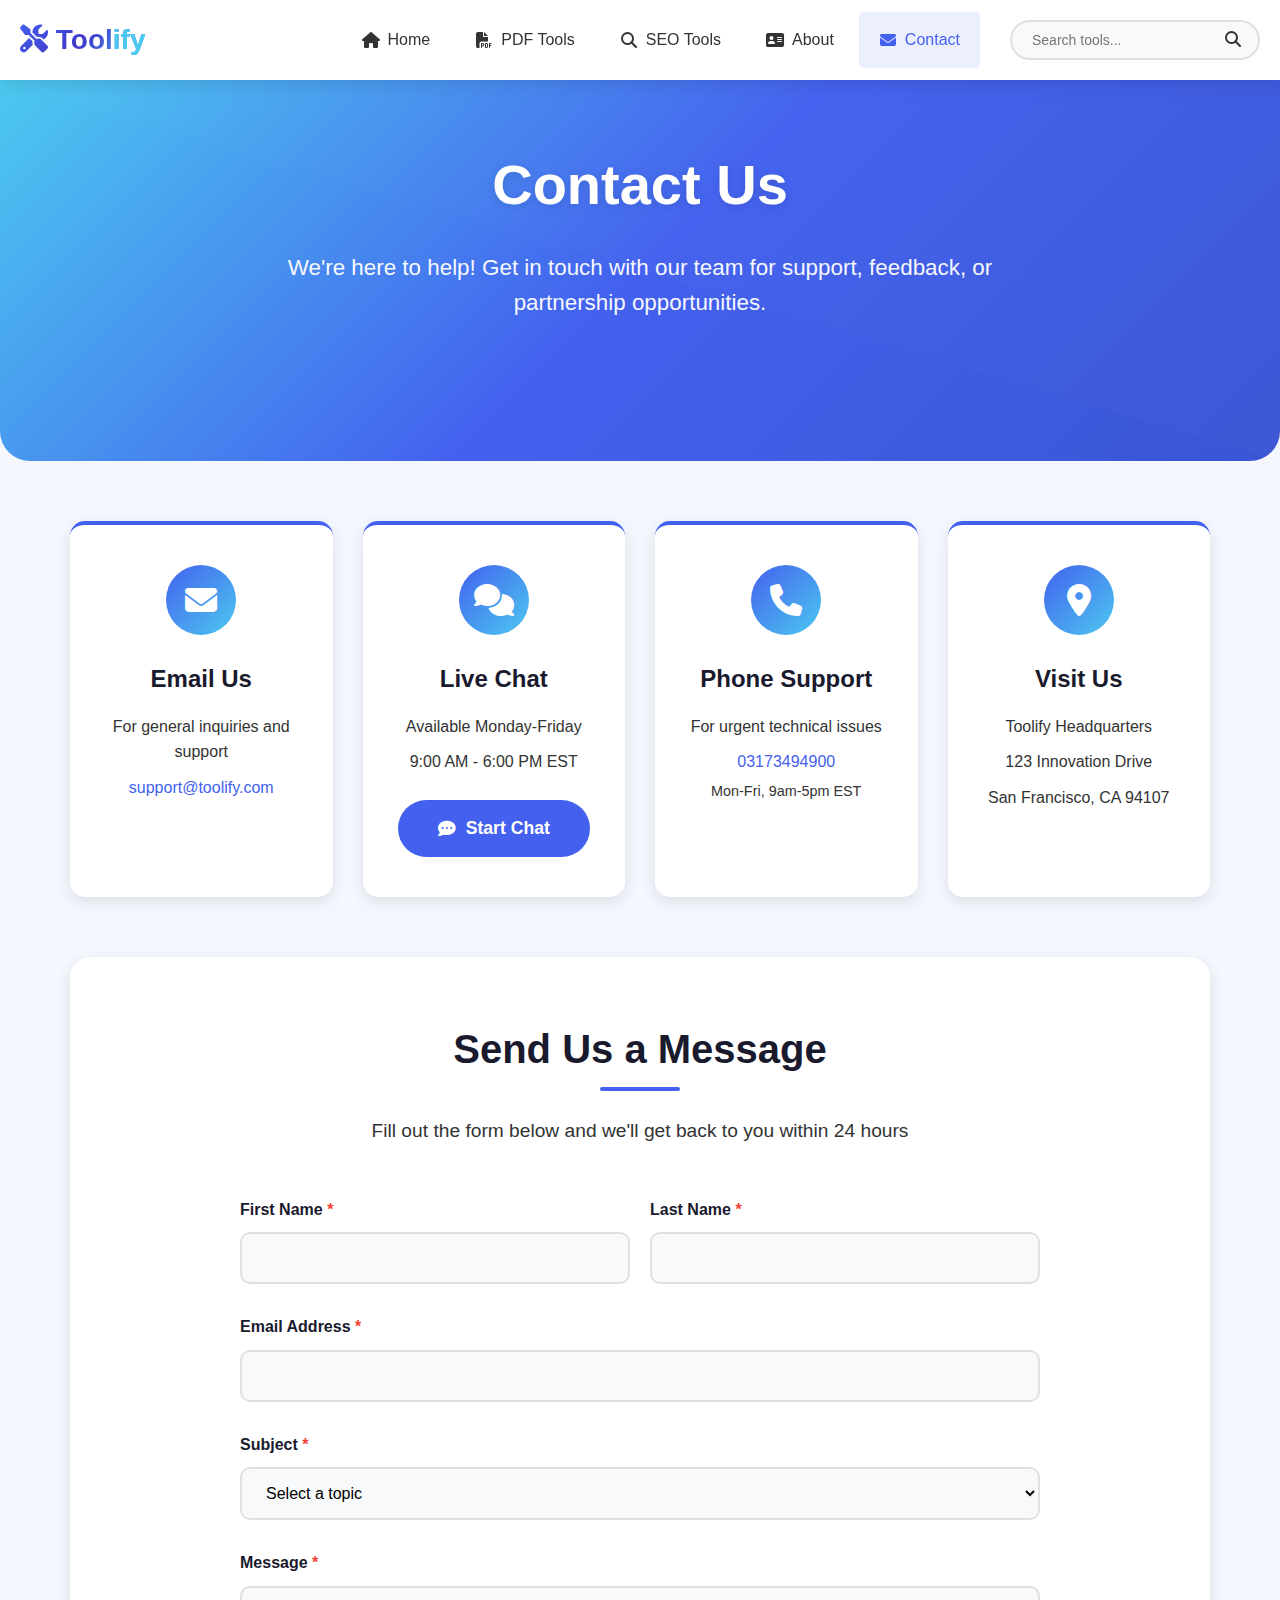
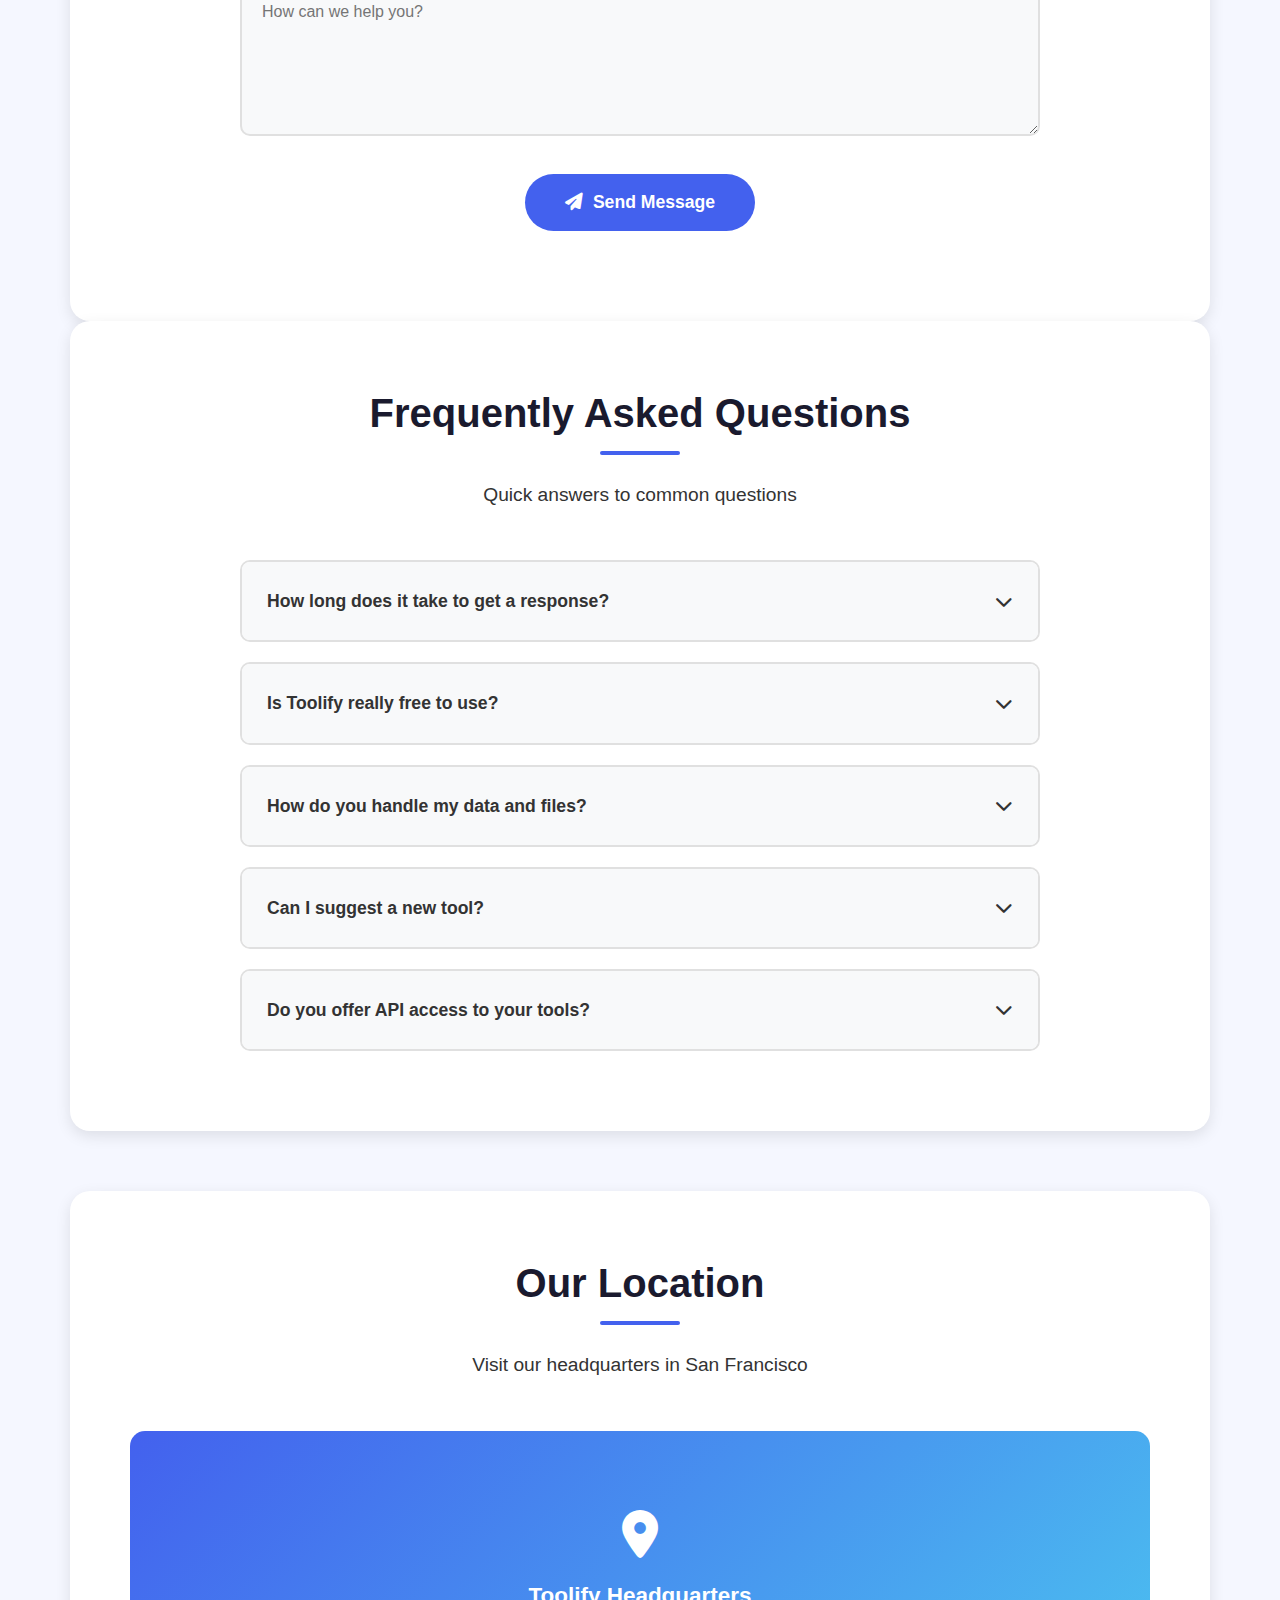
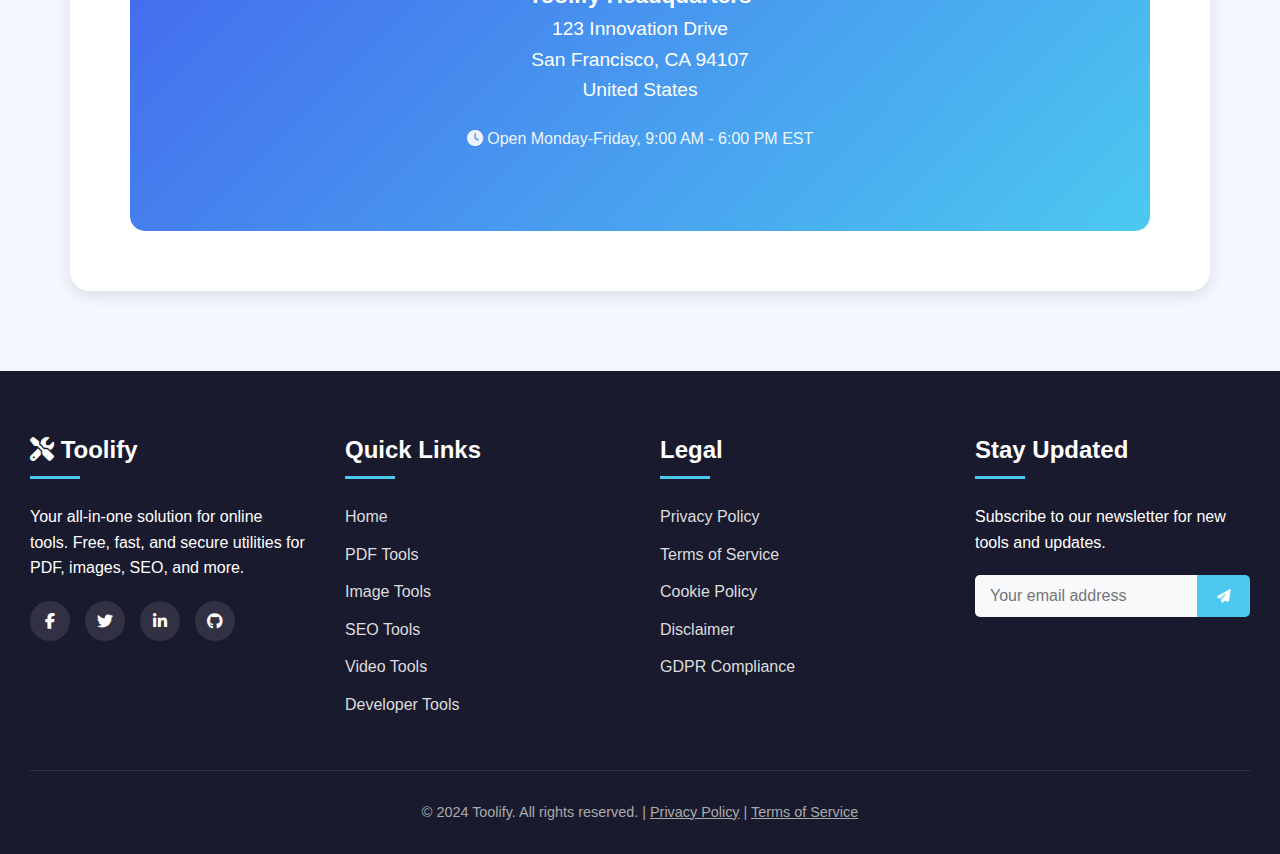
<file: contact.html>
<!DOCTYPE html>
<html lang="en">

<head>
    <meta charset="UTF-8">
    <meta name="viewport" content="width=device-width, initial-scale=1.0">
    <title>Contact Toolify - Get in Touch, Support & Feedback | Free Online Tools</title>
    <meta name="description"
        content="Contact Toolify for support, feedback, or partnership inquiries. Our team is here to help you get the most out of our free online tools platform.">
    <meta name="keywords"
        content="contact toolify, toolify support, toolify feedback, toolify contact form, online tools support, technical support, partnership inquiry">
    <meta name="author" content="Toolify">
    <link rel="canonical" href="https://www.toolify.com/contact.html">
    <link rel="shortcut icon" href="images/image-removebg-preview.png" type="image/x-icon">
    <link rel="stylesheet" href="https://cdnjs.cloudflare.com/ajax/libs/font-awesome/6.4.0/css/all.min.css">
    <style>
        /* Reuse styles from about page with some additions */
        :root {
            --primary-color: #4361ee;
            --secondary-color: #3f37c9;
            --accent-color: #4cc9f0;
            --dark-color: #1a1a2e;
            --light-color: #f8f9fa;
            --success-color: #4CAF50;
            --error-color: #f44336;
            --gradient-bg: linear-gradient(135deg, #4361ee, #3f37c9, #4cc9f0);
            --shadow: 0 5px 15px rgba(0, 0, 0, 0.1);
            --transition: all 0.3s ease;
        }

        * {
            margin: 0;
            padding: 0;
            box-sizing: border-box;
            font-family: 'Segoe UI', Tahoma, Geneva, Verdana, sans-serif;
        }

        body {
            background-color: #f5f7ff;
            color: #333;
            line-height: 1.6;
            padding-top: 80px;
        }

        /* Top Navigation - Same as about page */
        .top-nav {
            background: white;
            box-shadow: var(--shadow);
            position: fixed;
            top: 0;
            left: 0;
            right: 0;
            z-index: 1000;
            height: 80px;
            display: flex;
            align-items: center;
        }

        .nav-container {
            max-width: 1400px;
            width: 100%;
            margin: 0 auto;
            padding: 0 20px;
            display: flex;
            align-items: center;
            justify-content: space-between;
        }

        .logo {
            display: flex;
            align-items: center;
        }

        .logo h1 {
            font-size: 28px;
            background: var(--gradient-bg);
            -webkit-background-clip: text;
            background-clip: text;
            color: transparent;
            font-weight: 800;
        }

        .logo span {
            color: var(--accent-color);
        }

        .nav-menu {
            display: flex;
            align-items: center;
            gap: 10px;
        }

        .nav-menu ul {
            display: flex;
            list-style: none;
            gap: 5px;
        }

        .nav-menu li {
            position: relative;
        }

        .nav-menu a {
            display: flex;
            align-items: center;
            padding: 15px 20px;
            color: #333;
            text-decoration: none;
            transition: var(--transition);
            border-radius: 5px;
            font-weight: 500;
        }

        .nav-menu a:hover,
        .nav-menu a.active {
            background: rgba(67, 97, 238, 0.1);
            color: var(--primary-color);
        }

        .nav-menu i {
            margin-right: 8px;
            width: 18px;
            text-align: center;
        }

        .dropdown {
            position: relative;
        }

        .dropdown-content {
            display: none;
            position: absolute;
            top: 100%;
            left: 0;
            background: white;
            min-width: 220px;
            box-shadow: 0 10px 30px rgba(0, 0, 0, 0.15);
            border-radius: 10px;
            overflow: hidden;
            z-index: 1001;
        }

        .dropdown:hover .dropdown-content {
            display: block;
        }

        .nav-actions {
            display: flex;
            align-items: center;
            gap: 15px;
            margin-left: 20px;
        }

        .search-container {
            position: relative;
        }

        .search-box {
            padding: 10px 20px;
            padding-right: 50px;
            border: 2px solid #e0e0e0;
            border-radius: 50px;
            font-size: 14px;
            width: 250px;
            transition: var(--transition);
        }

        .search-box:focus {
            outline: none;
            border-color: var(--primary-color);
            width: 300px;
        }

        .search-button {
            position: absolute;
            right: 10px;
            top: 50%;
            transform: translateY(-50%);
            background: none;
            border: none;
            color: var(--gray-color);
            cursor: pointer;
            font-size: 16px;
        }

        .theme-toggle {
            background: none;
            border: none;
            font-size: 20px;
            color: var(--gray-color);
            cursor: pointer;
            transition: var(--transition);
            width: 40px;
            height: 40px;
            border-radius: 50%;
            display: flex;
            align-items: center;
            justify-content: center;
        }

        .mobile-menu-toggle {
            display: none;
            background: none;
            border: none;
            font-size: 24px;
            color: var(--dark-color);
            cursor: pointer;
            padding: 10px;
            border-radius: 5px;
        }

        /* Contact Header */
        .contact-header {
            text-align: center;
            padding: 60px 20px;
            background: linear-gradient(135deg, #4cc9f0, #4361ee, #3a56d4);
            color: white;
            border-radius: 0 0 30px 30px;
            margin-bottom: 60px;
            position: relative;
            overflow: hidden;
        }

        .contact-header::before {
            content: '';
            position: absolute;
            top: 0;
            left: 0;
            right: 0;
            bottom: 0;
            background: url('data:image/svg+xml,<svg xmlns="http://www.w3.org/2000/svg" viewBox="0 0 100 100" preserveAspectRatio="none"><path d="M0,0 L100,0 L100,100 Z" fill="rgba(255,255,255,0.1)"/></svg>');
            opacity: 0.1;
        }

        .contact-header h1 {
            font-size: 3.5rem;
            margin-bottom: 20px;
            position: relative;
            z-index: 1;
            text-shadow: 0 2px 10px rgba(0, 0, 0, 0.1);
        }

        .contact-header p {
            font-size: 1.4rem;
            max-width: 800px;
            margin: 0 auto;
            opacity: 0.95;
            position: relative;
            z-index: 1;
        }

        /* Contact Container */
        .contact-container {
            max-width: 1200px;
            margin: 0 auto;
            padding: 0 30px;
            margin-bottom: 80px;
        }

        /* Contact Grid */
        .contact-grid {
            display: grid;
            grid-template-columns: repeat(auto-fit, minmax(300px, 1fr));
            gap: 40px;
            margin-bottom: 60px;
        }

        /* Contact Methods */
        .contact-methods {
            display: grid;
            grid-template-columns: repeat(auto-fit, minmax(250px, 1fr));
            gap: 30px;
            margin-bottom: 60px;
        }

        .contact-card {
            background: white;
            padding: 40px 30px;
            border-radius: 15px;
            text-align: center;
            box-shadow: var(--shadow);
            transition: var(--transition);
            border-top: 4px solid var(--primary-color);
        }

        .contact-card:hover {
            transform: translateY(-10px);
            box-shadow: 0 20px 40px rgba(0, 0, 0, 0.15);
        }

        .contact-icon {
            width: 70px;
            height: 70px;
            background: linear-gradient(135deg, #4361ee, #4cc9f0);
            border-radius: 50%;
            display: flex;
            align-items: center;
            justify-content: center;
            margin: 0 auto 25px;
        }

        .contact-icon i {
            font-size: 2rem;
            color: white;
        }

        .contact-card h3 {
            font-size: 1.5rem;
            margin-bottom: 15px;
            color: var(--dark-color);
        }

        .contact-card p {
            color: var(--gray-color);
            margin-bottom: 10px;
        }

        .contact-card a {
            color: var(--primary-color);
            text-decoration: none;
            font-weight: 500;
            transition: var(--transition);
        }

        .contact-card a:hover {
            color: var(--secondary-color);
            text-decoration: underline;
        }

        /* Contact Form */
        .contact-form-section {
            background: white;
            padding: 60px;
            border-radius: 20px;
            box-shadow: var(--shadow);
        }

        .section-title {
            text-align: center;
            margin-bottom: 50px;
        }

        .section-title h2 {
            font-size: 2.5rem;
            color: var(--dark-color);
            margin-bottom: 15px;
            position: relative;
            display: inline-block;
        }

        .section-title h2::after {
            content: '';
            position: absolute;
            bottom: -10px;
            left: 50%;
            transform: translateX(-50%);
            width: 80px;
            height: 4px;
            background: var(--primary-color);
            border-radius: 2px;
        }

        .section-title p {
            font-size: 1.2rem;
            color: var(--gray-color);
            max-width: 600px;
            margin: 20px auto 0;
        }

        .contact-form {
            max-width: 800px;
            margin: 0 auto;
        }

        .form-group {
            margin-bottom: 30px;
        }

        .form-row {
            display: grid;
            grid-template-columns: 1fr 1fr;
            gap: 20px;
        }

        label {
            display: block;
            margin-bottom: 10px;
            font-weight: 600;
            color: var(--dark-color);
        }

        .required {
            color: var(--error-color);
        }

        input,
        textarea,
        select {
            width: 100%;
            padding: 15px 20px;
            border: 2px solid #e0e0e0;
            border-radius: 10px;
            font-size: 16px;
            transition: var(--transition);
            background: #f8f9fa;
        }

        input:focus,
        textarea:focus,
        select:focus {
            outline: none;
            border-color: var(--primary-color);
            background: white;
            box-shadow: 0 0 0 3px rgba(67, 97, 238, 0.1);
        }

        textarea {
            min-height: 150px;
            resize: vertical;
        }

        .submit-btn {
            background: var(--primary-color);
            color: white;
            border: none;
            padding: 18px 40px;
            border-radius: 50px;
            font-size: 1.1rem;
            font-weight: 600;
            cursor: pointer;
            transition: var(--transition);
            display: inline-flex;
            align-items: center;
            gap: 10px;
        }

        .submit-btn:hover {
            background: var(--secondary-color);
            transform: translateY(-3px);
            box-shadow: 0 10px 20px rgba(67, 97, 238, 0.3);
        }

        .submit-btn:disabled {
            background: #cccccc;
            cursor: not-allowed;
            transform: none;
            box-shadow: none;
        }

        /* FAQ Section */
        .faq-section {
            background: white;
            padding: 60px;
            border-radius: 20px;
            box-shadow: var(--shadow);
            margin-bottom: 60px;
        }

        .faq-container {
            max-width: 800px;
            margin: 0 auto;
        }

        .faq-item {
            margin-bottom: 20px;
            border: 2px solid #e0e0e0;
            border-radius: 10px;
            overflow: hidden;
            transition: var(--transition);
        }

        .faq-item.active {
            border-color: var(--primary-color);
            box-shadow: 0 5px 15px rgba(67, 97, 238, 0.1);
        }

        .faq-question {
            padding: 25px;
            background: #f8f9fa;
            cursor: pointer;
            display: flex;
            justify-content: space-between;
            align-items: center;
            font-weight: 600;
            font-size: 1.1rem;
            transition: var(--transition);
        }

        .faq-question:hover {
            background: #e9ecef;
        }

        .faq-question i {
            transition: var(--transition);
        }

        .faq-item.active .faq-question i {
            transform: rotate(180deg);
        }

        .faq-answer {
            padding: 0 25px;
            max-height: 0;
            overflow: hidden;
            transition: var(--transition);
        }

        .faq-item.active .faq-answer {
            padding: 25px;
            max-height: 500px;
        }

        /* Map Section */
        .map-section {
            background: white;
            padding: 60px;
            border-radius: 20px;
            box-shadow: var(--shadow);
            margin-bottom: 80px;
        }

        .map-container {
            border-radius: 15px;
            overflow: hidden;
            height: 400px;
            background: linear-gradient(135deg, #4361ee, #4cc9f0);
            display: flex;
            align-items: center;
            justify-content: center;
            color: white;
            font-size: 1.2rem;
        }

        /* Footer */
        .footer {
            background: var(--dark-color);
            color: white;
            padding: 60px 30px 30px;
        }

        .footer-content {
            display: grid;
            grid-template-columns: repeat(auto-fit, minmax(250px, 1fr));
            gap: 40px;
            margin-bottom: 40px;
        }

        .footer-section h3 {
            font-size: 1.5rem;
            margin-bottom: 25px;
            position: relative;
            padding-bottom: 10px;
        }

        .footer-section h3:after {
            content: '';
            position: absolute;
            bottom: 0;
            left: 0;
            width: 50px;
            height: 3px;
            background: var(--accent-color);
        }

        .footer-links {
            list-style: none;
        }

        .footer-links li {
            margin-bottom: 12px;
        }

        .footer-links a {
            color: #ddd;
            text-decoration: none;
            transition: var(--transition);
        }

        .footer-links a:hover {
            color: var(--accent-color);
            padding-left: 5px;
        }

        .newsletter-form {
            display: flex;
            margin-top: 20px;
        }

        .newsletter-form input {
            flex: 1;
            padding: 12px 15px;
            border: none;
            border-radius: 5px 0 0 5px;
        }

        .newsletter-form button {
            background: var(--accent-color);
            color: white;
            border: none;
            padding: 12px 20px;
            border-radius: 0 5px 5px 0;
            cursor: pointer;
            transition: var(--transition);
        }

        .newsletter-form button:hover {
            background: #3aa8d0;
        }

        .footer-bottom {
            text-align: center;
            padding-top: 30px;
            border-top: 1px solid rgba(255, 255, 255, 0.1);
            color: #aaa;
            font-size: 0.9rem;
        }

        .social-icons {
            display: flex;
            gap: 15px;
            margin-top: 20px;
        }

        .social-icons a {
            display: inline-flex;
            align-items: center;
            justify-content: center;
            width: 40px;
            height: 40px;
            background: rgba(255, 255, 255, 0.1);
            border-radius: 50%;
            color: white;
            text-decoration: none;
            transition: var(--transition);
        }

        .social-icons a:hover {
            background: var(--accent-color);
            transform: translateY(-3px);
        }

        /* Success Message */
        .success-message {
            background: var(--success-color);
            color: white;
            padding: 20px;
            border-radius: 10px;
            margin-bottom: 30px;
            display: none;
            animation: fadeIn 0.3s ease;
        }

        .success-message.show {
            display: block;
        }

        @keyframes fadeIn {
            from {
                opacity: 0;
            }

            to {
                opacity: 1;
            }
        }

        /* Responsive Design */
        @media (max-width: 992px) {
            .mobile-menu-toggle {
                display: block;
            }

            .nav-menu {
                position: fixed;
                top: 80px;
                left: 0;
                right: 0;
                background: white;
                flex-direction: column;
                padding: 20px;
                box-shadow: 0 10px 20px rgba(0, 0, 0, 0.1);
                transform: translateY(-100%);
                opacity: 0;
                visibility: hidden;
                transition: var(--transition);
                z-index: 999;
                height: auto;
                max-height: calc(100vh - 80px);
                overflow-y: auto;
            }

            .nav-menu.active {
                transform: translateY(0);
                opacity: 1;
                visibility: visible;
            }

            .nav-menu ul {
                flex-direction: column;
                width: 100%;
                gap: 5px;
            }

            .nav-menu li {
                width: 100%;
            }

            .nav-menu a {
                padding: 15px;
                width: 100%;
                border-radius: 5px;
                justify-content: flex-start;
                font-size: 16px;
            }

            .nav-actions {
                margin-left: 0;
                margin-top: 15px;
                width: 100%;
            }

            .search-container {
                width: 100%;
            }

            .search-box {
                width: 100%;
            }

            .search-box:focus {
                width: 100%;
            }

            .contact-header {
                padding: 40px 20px;
            }

            .contact-header h1 {
                font-size: 2.8rem;
            }

            .contact-form-section,
            .faq-section,
            .map-section {
                padding: 40px;
            }
        }

        @media (max-width: 768px) {
            body {
                padding-top: 70px;
            }

            .top-nav {
                height: 70px;
            }

            .nav-menu {
                top: 70px;
                max-height: calc(100vh - 70px);
            }

            .contact-header h1 {
                font-size: 2.3rem;
            }

            .contact-header p {
                font-size: 1.2rem;
            }

            .section-title h2 {
                font-size: 2rem;
            }

            .form-row {
                grid-template-columns: 1fr;
            }

            .contact-form-section,
            .faq-section,
            .map-section {
                padding: 30px;
            }
        }

        @media (max-width: 576px) {
            .contact-header h1 {
                font-size: 2rem;
            }

            .contact-header p {
                font-size: 1rem;
            }

            .section-title h2 {
                font-size: 1.8rem;
            }

            .contact-form-section,
            .faq-section,
            .map-section {
                padding: 20px;
            }

            .contact-card {
                padding: 30px 20px;
            }
        }
    </style>
</head>

<body>
    <!-- Top Navigation -->
    <nav class="top-nav">
        <div class="nav-container">
            <div class="logo">
                <a href="index.html" style="text-decoration: none;">
                    <h1><i class="fas fa-tools"></i> Tool<span>ify</span></h1>
                </a>
            </div>

            <button class="mobile-menu-toggle" id="mobileMenuToggle">
                <i class="fas fa-bars"></i>
            </button>

            <div class="nav-menu" id="navMenu">
                <ul>
                    <li><a href="index.html"><i class="fas fa-home"></i> Home</a></li>
                    <li class="dropdown" id="pdfDropdown">
                        <a href="#"><i class="fas fa-file-pdf"></i> PDF Tools </a>
                        <div class="dropdown-content">
                            <a href="#"><i class="fas fa-compress-alt"></i> Compress PDF</a>
                            <a href="#"><i class="fas fa-lock"></i> Protect PDF</a>
                            <a href="#"><i class="fas fa-unlock"></i> Unlock PDF</a>
                            <a href="#"><i class="fas fa-exchange-alt"></i> Convert PDF</a>
                        </div>
                    </li>
                    <li class="dropdown" id="seoDropdown">
                        <a href="#"><i class="fas fa-search"></i> SEO Tools</a>

                    </li>
                    <li><a href="about.html"><i class="fa-solid fa-address-card"></i>About</a></li>
                    <li><a href="contact.html" class="active"><i class="fas fa-envelope"></i> Contact</a></li>
                </ul>
                <div class="nav-actions">
                    <div class="search-container">
                        <input type="text" class="search-box" placeholder="Search tools...">
                        <button class="search-button">
                            <i class="fas fa-search"></i>
                        </button>
                    </div>

                </div>
            </div>
        </div>
    </nav>

    <!-- Contact Header -->
    <header class="contact-header">
        <div class="contact-container">
            <h1>Contact Us</h1>
            <p>We're here to help! Get in touch with our team for support, feedback, or partnership opportunities.</p>
        </div>
    </header>

    <!-- Contact Methods -->
    <section class="contact-container">
        <div class="contact-methods">
            <div class="contact-card">
                <div class="contact-icon">
                    <i class="fas fa-envelope"></i>
                </div>
                <h3>Email Us</h3>
                <p>For general inquiries and support</p>
                <a href="mailto:support@toolify.com">support@toolify.com</a>
            </div>

            <div class="contact-card">
                <div class="contact-icon">
                    <i class="fas fa-comments"></i>
                </div>
                <h3>Live Chat</h3>
                <p>Available Monday-Friday</p>
                <p>9:00 AM - 6:00 PM EST</p>
                <button class="submit-btn" style="margin-top: 15px;" onclick="openLiveChat()">
                    <i class="fas fa-comment-dots"></i> Start Chat
                </button>
            </div>

            <div class="contact-card">
                <div class="contact-icon">
                    <i class="fas fa-phone"></i>
                </div>
                <h3>Phone Support</h3>
                <p>For urgent technical issues</p>
                <a href="tel:03173494900">03173494900</a>
                <p style="font-size: 0.9rem; margin-top: 5px;">Mon-Fri, 9am-5pm EST</p>
            </div>

            <div class="contact-card">
                <div class="contact-icon">
                    <i class="fas fa-map-marker-alt"></i>
                </div>
                <h3>Visit Us</h3>
                <p>Toolify Headquarters</p>
                <p>123 Innovation Drive</p>
                <p>San Francisco, CA 94107</p>
            </div>
        </div>

        <!-- Contact Form -->
        <div class="contact-form-section">
            <div class="section-title">
                <h2>Send Us a Message</h2>
                <p>Fill out the form below and we'll get back to you within 24 hours</p>
            </div>

            <div class="success-message" id="successMessage">
                <i class="fas fa-check-circle"></i> Thank you for your message! We'll get back to you within 24 hours.
            </div>

            <form class="contact-form" id="contactForm">
                <div class="form-row">
                    <div class="form-group">
                        <label for="firstName">First Name <span class="required">*</span></label>
                        <input type="text" id="firstName" name="firstName" required>
                    </div>

                    <div class="form-group">
                        <label for="lastName">Last Name <span class="required">*</span></label>
                        <input type="text" id="lastName" name="lastName" required>
                    </div>
                </div>

                <div class="form-group">
                    <label for="email">Email Address <span class="required">*</span></label>
                    <input type="email" id="email" name="email" required>
                </div>

                <div class="form-group">
                    <label for="subject">Subject <span class="required">*</span></label>
                    <select id="subject" name="subject" required>
                        <option value="">Select a topic</option>
                        <option value="support">Technical Support</option>
                        <option value="feedback">Feedback & Suggestions</option>
                        <option value="business">Business Inquiries</option>
                        <option value="partnership">Partnership Opportunities</option>
                        <option value="press">Press & Media</option>
                        <option value="other">Other</option>
                    </select>
                </div>

                <div class="form-group">
                    <label for="message">Message <span class="required">*</span></label>
                    <textarea id="message" name="message" placeholder="How can we help you?" required></textarea>
                </div>

                <div class="form-group" style="text-align: center;">
                    <button type="submit" class="submit-btn" id="submitBtn">
                        <i class="fas fa-paper-plane"></i> Send Message
                    </button>
                </div>
            </form>
        </div>

        <!-- FAQ Section -->
        <div class="faq-section">
            <div class="section-title">
                <h2>Frequently Asked Questions</h2>
                <p>Quick answers to common questions</p>
            </div>

            <div class="faq-container">
                <div class="faq-item">
                    <div class="faq-question">
                        <span>How long does it take to get a response?</span>
                        <i class="fas fa-chevron-down"></i>
                    </div>
                    <div class="faq-answer">
                        <p>We typically respond to all inquiries within 24 hours during business days. For urgent
                            technical issues, please use our phone support or live chat during business hours.</p>
                    </div>
                </div>

                <div class="faq-item">
                    <div class="faq-question">
                        <span>Is Toolify really free to use?</span>
                        <i class="fas fa-chevron-down"></i>
                    </div>
                    <div class="faq-answer">
                        <p>Yes! All of our tools are completely free to use with no hidden fees or registration
                            required. We're committed to keeping our platform accessible to everyone.</p>
                    </div>
                </div>

                <div class="faq-item">
                    <div class="faq-question">
                        <span>How do you handle my data and files?</span>
                        <i class="fas fa-chevron-down"></i>
                    </div>
                    <div class="faq-answer">
                        <p>We take privacy seriously. All uploaded files are automatically deleted from our servers
                            after 24 hours. We never sell or share your data with third parties. Read our <a
                                href="privacy.html">Privacy Policy</a> for more details.</p>
                    </div>
                </div>

                <div class="faq-item">
                    <div class="faq-question">
                        <span>Can I suggest a new tool?</span>
                        <i class="fas fa-chevron-down"></i>
                    </div>
                    <div class="faq-answer">
                        <p>Absolutely! We love hearing suggestions from our users. Please use the contact form above or
                            email us at suggestions@toolify.com with your tool ideas.</p>
                    </div>
                </div>

                <div class="faq-item">
                    <div class="faq-question">
                        <span>Do you offer API access to your tools?</span>
                        <i class="fas fa-chevron-down"></i>
                    </div>
                    <div class="faq-answer">
                        <p>We're currently working on API access for developers and businesses. If you're interested in
                            API access, please select "Business Inquiries" in the contact form above.</p>
                    </div>
                </div>
            </div>
        </div>

        <!-- Map Section -->
        <div class="map-section">
            <div class="section-title">
                <h2>Our Location</h2>
                <p>Visit our headquarters in San Francisco</p>
            </div>

            <div class="map-container">
                <div style="text-align: center; padding: 20px;">
                    <i class="fas fa-map-marker-alt" style="font-size: 3rem; margin-bottom: 20px;"></i>
                    <h3>Toolify Headquarters</h3>
                    <p>123 Innovation Drive</p>
                    <p>San Francisco, CA 94107</p>
                    <p>United States</p>
                    <p style="margin-top: 20px; font-size: 1rem; opacity: 0.9;">
                        <i class="fas fa-clock"></i> Open Monday-Friday, 9:00 AM - 6:00 PM EST
                    </p>
                </div>
            </div>
        </div>
    </section>

    <!-- Footer -->
    <footer class="footer">
        <div class="footer-content">
            <div class="footer-section">
                <h3><i class="fas fa-tools"></i> Toolify</h3>
                <p>Your all-in-one solution for online tools. Free, fast, and secure utilities for PDF, images, SEO, and
                    more.</p>
                <div class="social-icons">
                    <a href="#"><i class="fab fa-facebook-f"></i></a>
                    <a href="#"><i class="fab fa-twitter"></i></a>
                    <a href="#"><i class="fab fa-linkedin-in"></i></a>
                    <a href="#"><i class="fab fa-github"></i></a>
                </div>
            </div>
            <div class="footer-section">
                <h3>Quick Links</h3>
                <ul class="footer-links">
                    <li><a href="index.html">Home</a></li>
                    <li><a href="#">PDF Tools</a></li>
                    <li><a href="#">Image Tools</a></li>
                    <li><a href="#">SEO Tools</a></li>
                    <li><a href="#">Video Tools</a></li>
                    <li><a href="#">Developer Tools</a></li>
                </ul>
            </div>
            <div class="footer-section">
                <h3>Legal</h3>
                <ul class="footer-links">
                    <li><a href="privacy-policy.html">Privacy Policy</a></li>
                    <li><a href="terms-of-service.html">Terms of Service</a></li>
                    <li><a href="cookie-policy.html">Cookie Policy</a></li>
                    <li><a href="Disclaimer.html">Disclaimer</a></li>
                    <li><a href="gdpr-compliance.html">GDPR Compliance</a></li>
                </ul>
            </div>
            <div class="footer-section">
                <h3>Stay Updated</h3>
                <p>Subscribe to our newsletter for new tools and updates.</p>
                <form class="newsletter-form">
                    <input type="email" placeholder="Your email address" required>
                    <button type="submit"><i class="fas fa-paper-plane"></i></button>
                </form>
            </div>
        </div>
        <div class="footer-bottom">
            <p>&copy; 2024 Toolify. All rights reserved. | <a href="privacy-policy.html" style="color: #aaa;">Privacy
                    Policy</a> | <a href="terms-of-service.html" style="color: #aaa;">Terms of Service</a></p>
        </div>
    </footer>

    <script>
        // Mobile menu toggle
        const mobileMenuToggle = document.getElementById('mobileMenuToggle');
        const navMenu = document.getElementById('navMenu');

        mobileMenuToggle.addEventListener('click', () => {
            navMenu.classList.toggle('active');
            mobileMenuToggle.innerHTML = navMenu.classList.contains('active')
                ? '<i class="fas fa-times"></i>'
                : '<i class="fas fa-bars"></i>';
        });

        // Close mobile menu when clicking outside
        document.addEventListener('click', (event) => {
            if (!event.target.closest('.nav-menu') && !event.target.closest('.mobile-menu-toggle') && navMenu.classList.contains('active')) {
                navMenu.classList.remove('active');
                mobileMenuToggle.innerHTML = '<i class="fas fa-bars"></i>';
            }
        });



        // FAQ functionality
        document.querySelectorAll('.faq-question').forEach(question => {
            question.addEventListener('click', () => {
                const item = question.parentElement;
                item.classList.toggle('active');
            });
        });

        // Contact form submission
        const contactForm = document.getElementById('contactForm');
        const successMessage = document.getElementById('successMessage');
        const submitBtn = document.getElementById('submitBtn');

        contactForm.addEventListener('submit', async (e) => {
            e.preventDefault();

            // Disable submit button
            submitBtn.disabled = true;
            submitBtn.innerHTML = '<i class="fas fa-spinner fa-spin"></i> Sending...';

            // Simulate form submission
            await new Promise(resolve => setTimeout(resolve, 1500));

            // Show success message
            successMessage.classList.add('show');

            // Reset form
            contactForm.reset();

            // Re-enable submit button
            submitBtn.disabled = false;
            submitBtn.innerHTML = '<i class="fas fa-paper-plane"></i> Send Message';

            // Hide success message after 5 seconds
            setTimeout(() => {
                successMessage.classList.remove('show');
            }, 5000);
        });

        // Live chat simulation
        function openLiveChat() {
            alert('Live chat is available Monday-Friday, 9:00 AM - 6:00 PM EST. For immediate assistance outside these hours, please email us at support@toolify.com or call +1 (800) 555-1234.');
        }

        // Add dark mode styles
        document.addEventListener('DOMContentLoaded', () => {
            const style = document.createElement('style');
            style.textContent = `
                body.dark-mode {
                    background-color: #121212;
                    color: #e0e0e0;
                }
                body.dark-mode .contact-card,
                body.dark-mode .contact-form-section,
                body.dark-mode .faq-section,
                body.dark-mode .map-section {
                    background-color: #1e1e1e;
                    color: #e0e0e0;
                }
                body.dark-mode input,
                body.dark-mode textarea,
                body.dark-mode select {
                    background-color: #2d2d2d;
                    color: #e0e0e0;
                    border-color: #404040;
                }
                body.dark-mode .faq-question {
                    background-color: #2d2d2d;
                }
                body.dark-mode .nav-menu,
                body.dark-mode .dropdown-content {
                    background-color: #1e1e1e;
                }
                body.dark-mode .nav-menu a {
                    color: #e0e0e0;
                }
                body.dark-mode .section-title h2 {
                    color: #ffffff;
                }
            `;
            document.head.appendChild(style);
        });
    </script>
</body>

</html>
</file>
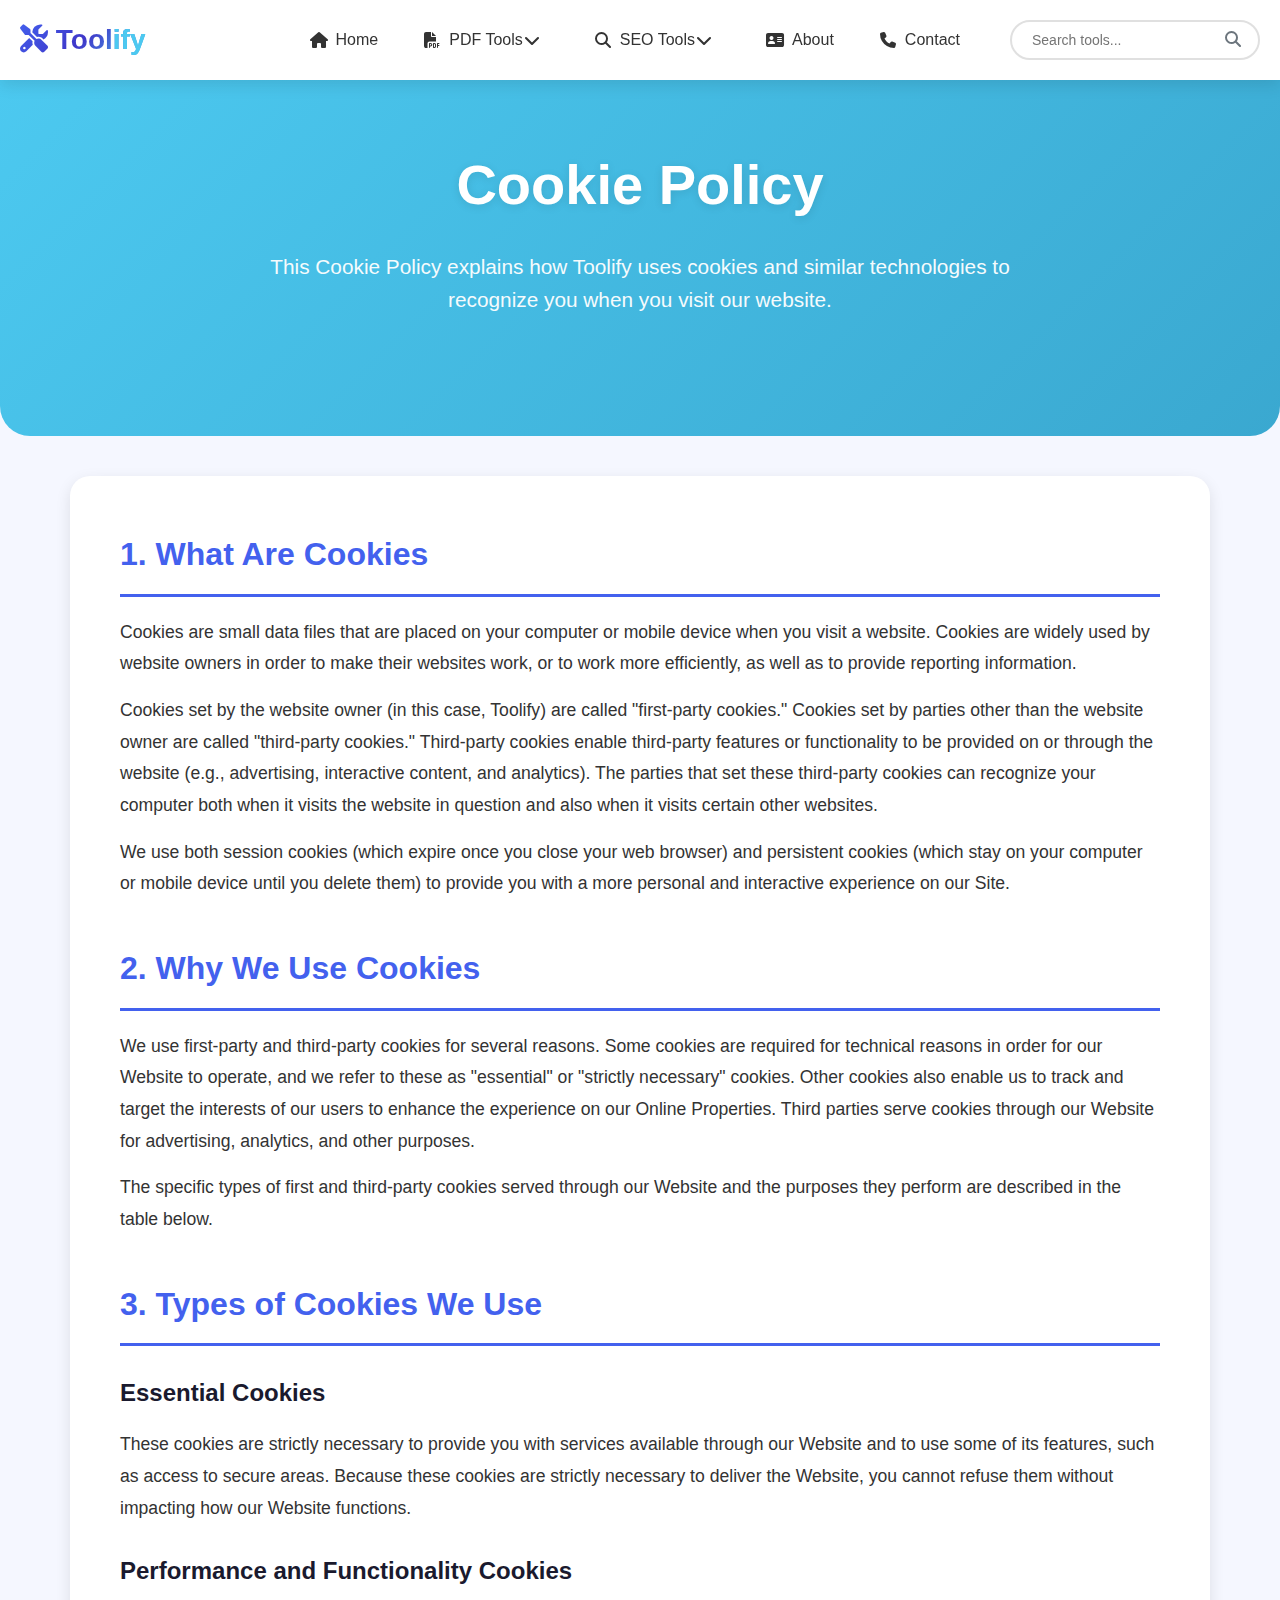
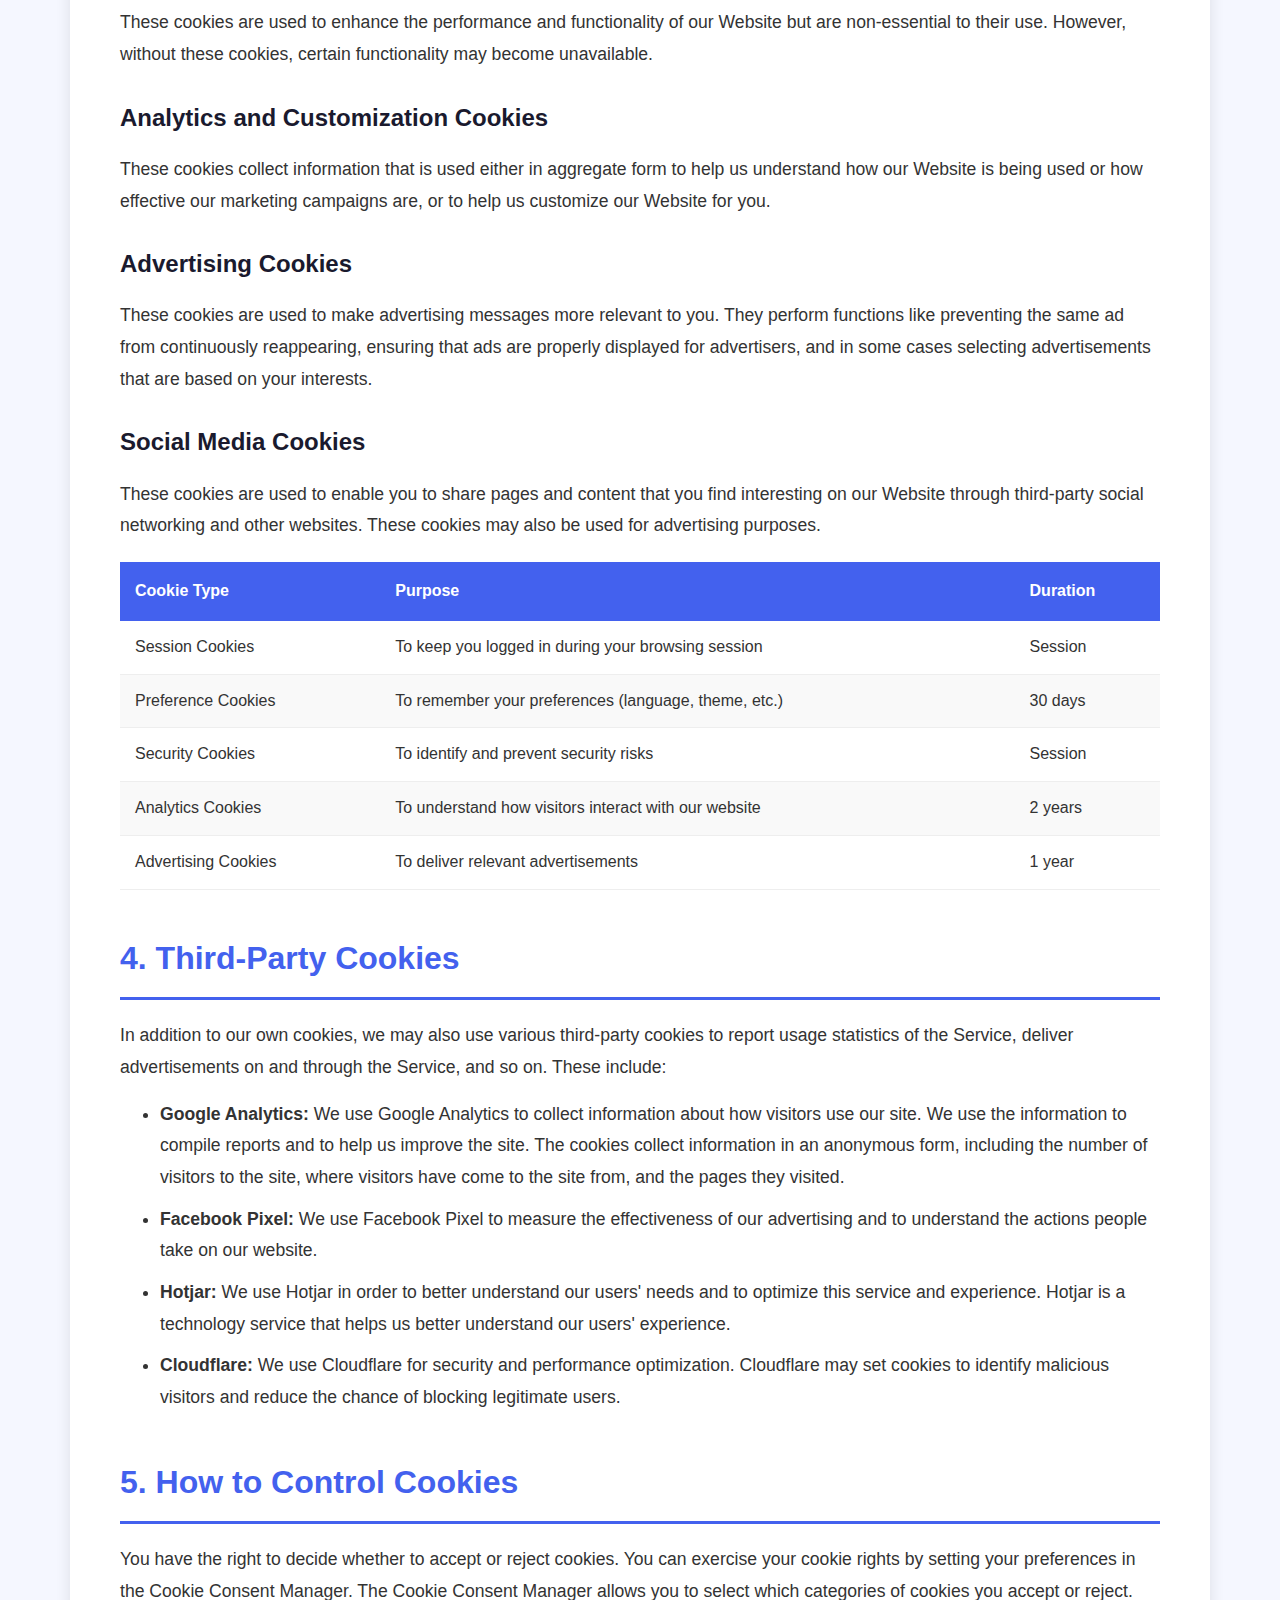
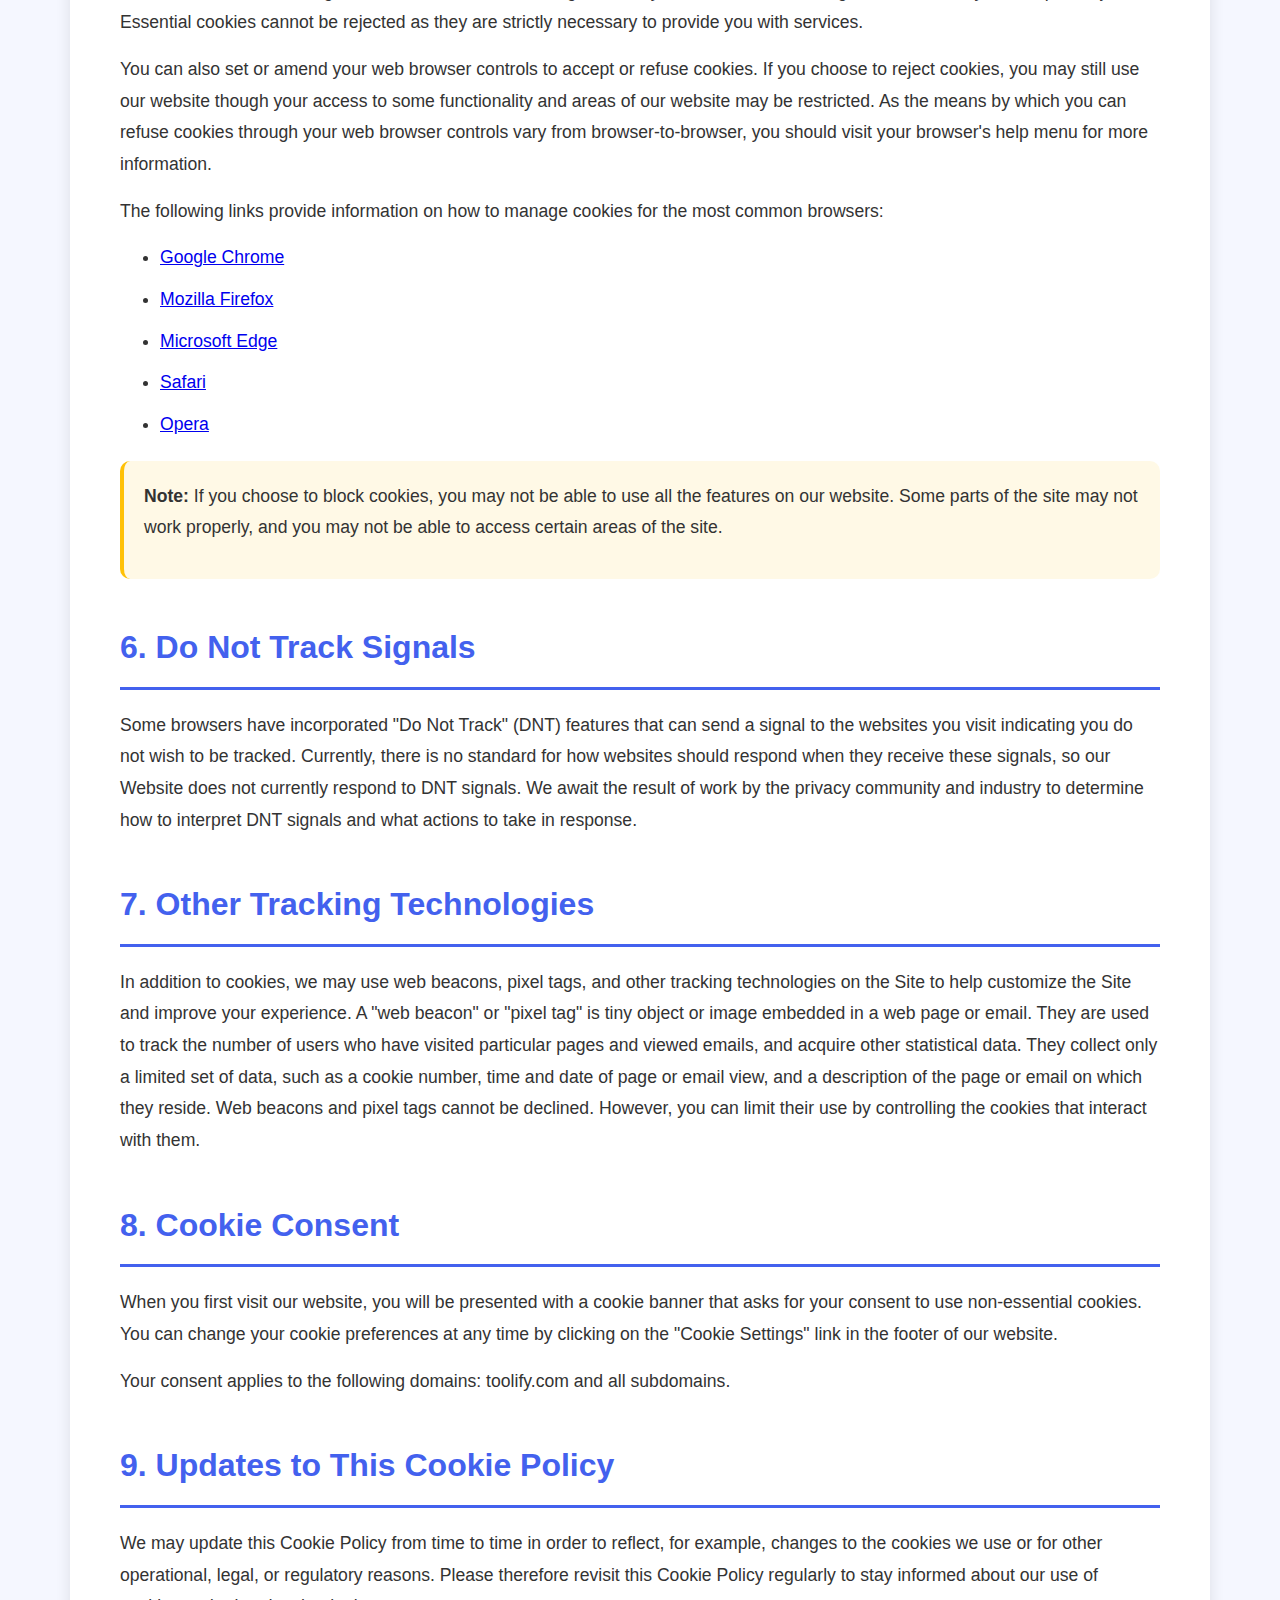
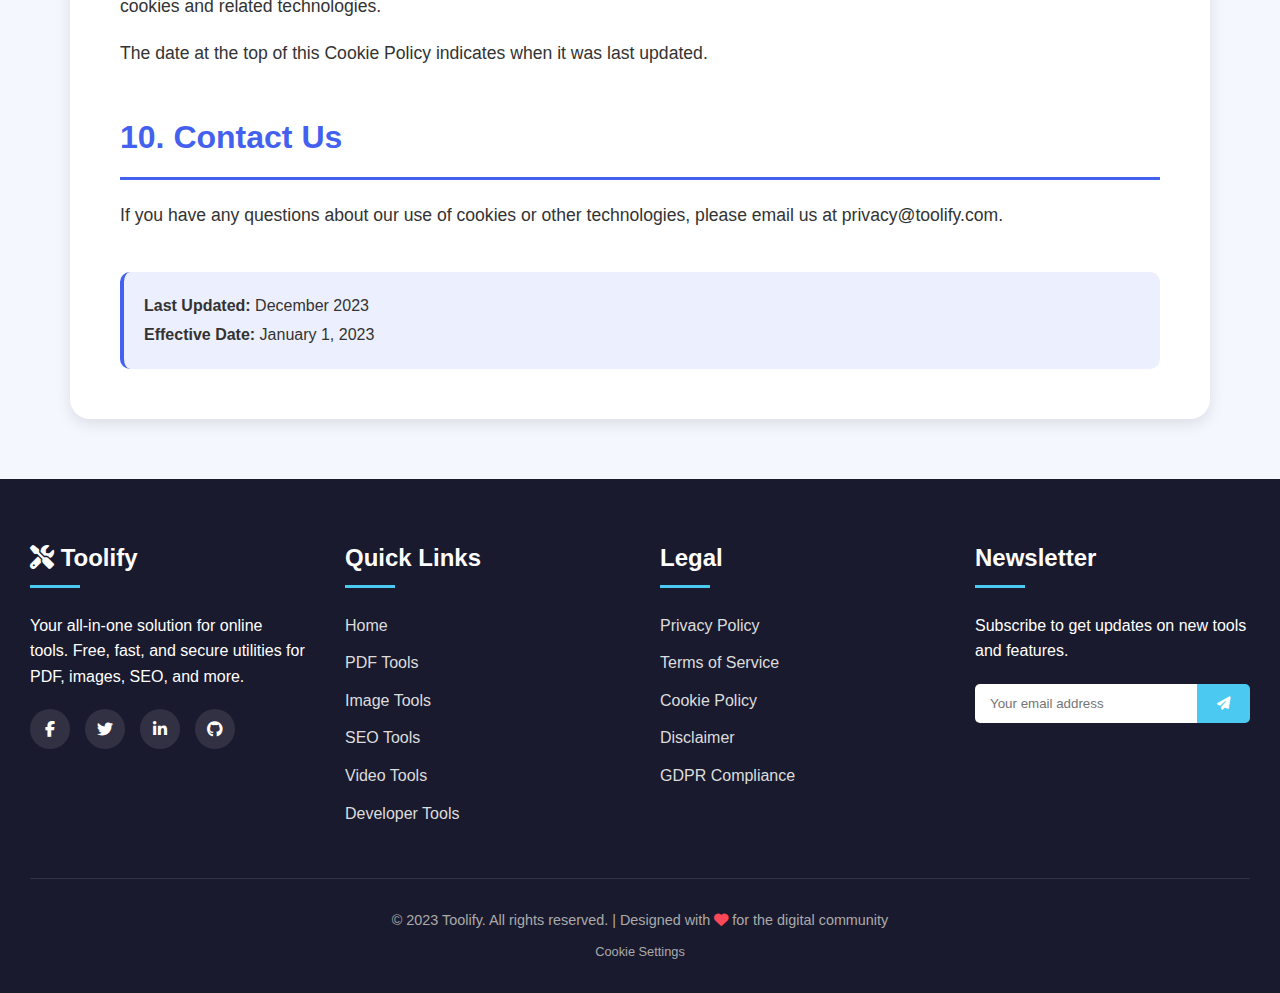
<file: cookie-policy.html>
<!DOCTYPE html>
<html lang="en">

<head>
    <meta charset="UTF-8">
    <meta name="viewport" content="width=device-width, initial-scale=1.0">
    <title>Cookie Policy - Toolify | How We Use Cookies & Tracking Technologies</title>
    <meta name="description" 
          content="Toolify Cookie Policy. Learn about how we use cookies, web beacons, and similar technologies to enhance your browsing experience and improve our services.">
    <meta name="keywords" 
          content="cookie policy, cookies, web cookies, tracking cookies, toolify cookies, privacy cookies, browser cookies, cookie settings">
    <meta name="author" content="Toolify">
    <link rel="canonical" href="https://www.toolify.com/cookie-policy.html">
    <link rel="shortcut icon" href="images/image-removebg-preview.png" type="image/x-icon">
    <link rel="stylesheet" href="https://cdnjs.cloudflare.com/ajax/libs/font-awesome/6.4.0/css/all.min.css">
    <style>
        /* Same CSS as terms-of-service.html */
        :root {
            --primary-color: #4361ee;
            --secondary-color: #3f37c9;
            --accent-color: #4cc9f0;
            --dark-color: #1a1a2e;
            --light-color: #f8f9fa;
            --gray-color: #6c757d;
            --gradient-bg: linear-gradient(135deg, #4361ee, #3f37c9, #4cc9f0);
            --shadow: 0 5px 15px rgba(0, 0, 0, 0.1);
            --transition: all 0.3s ease;
        }

        * {
            margin: 0;
            padding: 0;
            box-sizing: border-box;
            font-family: 'Segoe UI', Tahoma, Geneva, Verdana, sans-serif;
        }

        body {
            background-color: #f5f7ff;
            color: #333;
            line-height: 1.6;
            padding-top: 80px;
        }

        /* Top Navigation - Same as terms page */
        .top-nav {
            background: white;
            box-shadow: var(--shadow);
            position: fixed;
            top: 0;
            left: 0;
            right: 0;
            z-index: 1000;
            height: 80px;
            display: flex;
            align-items: center;
        }

        .nav-container {
            max-width: 1400px;
            width: 100%;
            margin: 0 auto;
            padding: 0 20px;
            display: flex;
            align-items: center;
            justify-content: space-between;
        }

        .logo {
            display: flex;
            align-items: center;
        }

        .logo h1 {
            font-size: 28px;
            background: var(--gradient-bg);
            -webkit-background-clip: text;
            background-clip: text;
            color: transparent;
            font-weight: 800;
        }

        .logo span {
            color: var(--accent-color);
        }

        .nav-menu {
            display: flex;
            align-items: center;
            gap: 10px;
        }

        .nav-menu ul {
            display: flex;
            list-style: none;
            gap: 5px;
        }

        .nav-menu li {
            position: relative;
        }

        .nav-menu a {
            display: flex;
            align-items: center;
            padding: 15px 20px;
            color: #333;
            text-decoration: none;
            transition: var(--transition);
            border-radius: 5px;
            font-weight: 500;
        }

        .nav-menu a:hover,
        .nav-menu a.active {
            background: rgba(67, 97, 238, 0.1);
            color: var(--primary-color);
        }

        .nav-menu i {
            margin-right: 8px;
            width: 18px;
            text-align: center;
        }

        .dropdown {
            position: relative;
        }

        .dropdown-content {
            display: none;
            position: absolute;
            top: 100%;
            left: 0;
            background: white;
            min-width: 220px;
            box-shadow: 0 10px 30px rgba(0, 0, 0, 0.15);
            border-radius: 10px;
            overflow: hidden;
            z-index: 1001;
        }

        .dropdown:hover .dropdown-content {
            display: block;
        }

        .nav-actions {
            display: flex;
            align-items: center;
            gap: 15px;
            margin-left: 20px;
        }

        .search-container {
            position: relative;
        }

        .search-box {
            padding: 10px 20px;
            padding-right: 50px;
            border: 2px solid #e0e0e0;
            border-radius: 50px;
            font-size: 14px;
            width: 250px;
            transition: var(--transition);
        }

        .search-box:focus {
            outline: none;
            border-color: var(--primary-color);
            width: 300px;
        }

        .search-button {
            position: absolute;
            right: 10px;
            top: 50%;
            transform: translateY(-50%);
            background: none;
            border: none;
            color: var(--gray-color);
            cursor: pointer;
            font-size: 16px;
        }

        .theme-toggle {
            background: none;
            border: none;
            font-size: 20px;
            color: var(--gray-color);
            cursor: pointer;
            transition: var(--transition);
            width: 40px;
            height: 40px;
            border-radius: 50%;
            display: flex;
            align-items: center;
            justify-content: center;
        }

        .mobile-menu-toggle {
            display: none;
            background: none;
            border: none;
            font-size: 24px;
            color: var(--dark-color);
            cursor: pointer;
            padding: 10px;
            border-radius: 5px;
        }

        /* Main Content */
        .legal-header {
            text-align: center;
            padding: 60px 20px;
            background: linear-gradient(135deg, #4cc9f0, #3aa8d0);
            color: white;
            border-radius: 0 0 30px 30px;
            margin-bottom: 40px;
        }

        .legal-header h1 {
            font-size: 3.5rem;
            margin-bottom: 20px;
            position: relative;
            z-index: 1;
            text-shadow: 0 2px 10px rgba(0, 0, 0, 0.1);
        }

        .legal-header p {
            font-size: 1.3rem;
            max-width: 800px;
            margin: 0 auto;
            opacity: 0.95;
        }

        /* Legal Content */
        .legal-container {
            max-width: 1200px;
            margin: 0 auto 60px;
            padding: 0 30px;
        }

        .legal-content {
            background: white;
            padding: 50px;
            border-radius: 20px;
            box-shadow: var(--shadow);
            line-height: 1.8;
        }

        .legal-section {
            margin-bottom: 40px;
        }

        .legal-section h2 {
            color: var(--primary-color);
            font-size: 2rem;
            margin-bottom: 20px;
            padding-bottom: 10px;
            border-bottom: 3px solid var(--primary-color);
        }

        .legal-section h3 {
            color: var(--dark-color);
            font-size: 1.5rem;
            margin: 25px 0 15px;
        }

        .legal-section p {
            margin-bottom: 15px;
            font-size: 1.1rem;
        }

        .legal-section ul, .legal-section ol {
            margin: 15px 0 15px 40px;
        }

        .legal-section li {
            margin-bottom: 10px;
            font-size: 1.1rem;
        }

        .cookie-table {
            width: 100%;
            border-collapse: collapse;
            margin: 20px 0;
        }

        .cookie-table th {
            background: var(--primary-color);
            color: white;
            padding: 15px;
            text-align: left;
        }

        .cookie-table td {
            padding: 12px 15px;
            border-bottom: 1px solid #eee;
        }

        .cookie-table tr:nth-child(even) {
            background: #f9f9f9;
        }

        .cookie-table tr:hover {
            background: #f0f0f0;
        }

        .important-note {
            background: rgba(255, 193, 7, 0.1);
            padding: 20px;
            border-radius: 10px;
            margin: 20px 0;
            border-left: 4px solid #ffc107;
        }

        .last-updated {
            background: rgba(67, 97, 238, 0.1);
            padding: 20px;
            border-radius: 10px;
            margin-top: 40px;
            border-left: 4px solid var(--primary-color);
        }

        /* Footer */
        .footer {
            background: var(--dark-color);
            color: white;
            padding: 60px 30px 30px;
            margin-top: auto;
        }

        .footer-content {
            display: grid;
            grid-template-columns: repeat(auto-fit, minmax(250px, 1fr));
            gap: 40px;
            margin-bottom: 40px;
        }

        .footer-section h3 {
            font-size: 1.5rem;
            margin-bottom: 25px;
            position: relative;
            padding-bottom: 10px;
        }

        .footer-section h3:after {
            content: '';
            position: absolute;
            bottom: 0;
            left: 0;
            width: 50px;
            height: 3px;
            background: var(--accent-color);
        }

        .footer-links {
            list-style: none;
        }

        .footer-links li {
            margin-bottom: 12px;
        }

        .footer-links a {
            color: #ddd;
            text-decoration: none;
            transition: var(--transition);
        }

        .footer-links a:hover {
            color: var(--accent-color);
            padding-left: 5px;
        }

        .newsletter-form {
            display: flex;
            margin-top: 20px;
        }

        .newsletter-form input {
            flex: 1;
            padding: 12px 15px;
            border: none;
            border-radius: 5px 0 0 5px;
        }

        .newsletter-form button {
            background: var(--accent-color);
            color: white;
            border: none;
            padding: 12px 20px;
            border-radius: 0 5px 5px 0;
            cursor: pointer;
            transition: var(--transition);
        }

        .newsletter-form button:hover {
            background: #3aa8d0;
        }

        .footer-bottom {
            text-align: center;
            padding-top: 30px;
            border-top: 1px solid rgba(255, 255, 255, 0.1);
            color: #aaa;
            font-size: 0.9rem;
        }

        .social-icons {
            display: flex;
            gap: 15px;
            margin-top: 20px;
        }

        .social-icons a {
            display: inline-flex;
            align-items: center;
            justify-content: center;
            width: 40px;
            height: 40px;
            background: rgba(255, 255, 255, 0.1);
            border-radius: 50%;
            color: white;
            text-decoration: none;
            transition: var(--transition);
        }

        .social-icons a:hover {
            background: var(--accent-color);
            transform: translateY(-3px);
        }

        /* Responsive Design */
        @media (max-width: 992px) {
            .mobile-menu-toggle {
                display: block;
            }

            .nav-menu {
                position: fixed;
                top: 80px;
                left: 0;
                right: 0;
                background: white;
                flex-direction: column;
                padding: 20px;
                box-shadow: 0 10px 20px rgba(0, 0, 0, 0.1);
                transform: translateY(-100%);
                opacity: 0;
                visibility: hidden;
                transition: var(--transition);
                z-index: 999;
                height: auto;
                max-height: calc(100vh - 80px);
                overflow-y: auto;
            }

            .nav-menu.active {
                transform: translateY(0);
                opacity: 1;
                visibility: visible;
            }

            .nav-menu ul {
                flex-direction: column;
                width: 100%;
                gap: 5px;
            }

            .nav-menu li {
                width: 100%;
            }

            .nav-menu a {
                padding: 15px;
                width: 100%;
                border-radius: 5px;
                justify-content: flex-start;
                font-size: 16px;
            }

            .nav-actions {
                margin-left: 0;
                margin-top: 15px;
                width: 100%;
            }

            .search-container {
                width: 100%;
            }

            .search-box {
                width: 100%;
            }

            .search-box:focus {
                width: 100%;
            }

            .legal-header h1 {
                font-size: 2.8rem;
            }

            .legal-content {
                padding: 30px;
            }

            .cookie-table {
                display: block;
                overflow-x: auto;
            }
        }

        @media (max-width: 768px) {
            body {
                padding-top: 70px;
            }

            .top-nav {
                height: 70px;
            }

            .nav-menu {
                top: 70px;
                max-height: calc(100vh - 70px);
            }

            .legal-header {
                padding: 40px 20px;
            }

            .legal-header h1 {
                font-size: 2.3rem;
            }

            .legal-header p {
                font-size: 1.1rem;
            }

            .legal-container {
                padding: 0 20px;
            }

            .legal-content {
                padding: 25px;
            }

            .legal-section h2 {
                font-size: 1.7rem;
            }

            .legal-section h3 {
                font-size: 1.3rem;
            }
        }

        @media (max-width: 480px) {
            .legal-header h1 {
                font-size: 1.9rem;
            }

            .legal-content {
                padding: 20px;
            }

            .legal-section h2 {
                font-size: 1.5rem;
            }

            .legal-section p, .legal-section li {
                font-size: 1rem;
            }
        }
    </style>
</head>

<body>
    <!-- Top Navigation -->
    <nav class="top-nav">
        <div class="nav-container">
            <div class="logo">
                <a href="index.html" style="text-decoration: none;">
                    <h1><i class="fas fa-tools"></i> Tool<span>ify</span></h1>
                </a>
            </div>

            <button class="mobile-menu-toggle" id="mobileMenuToggle">
                <i class="fas fa-bars"></i>
            </button>

            <div class="nav-menu" id="navMenu">
                <ul>
                    <li><a href="index.html"><i class="fas fa-home"></i> Home</a></li>
                    <li class="dropdown" id="pdfDropdown">
                        <a href="#"><i class="fas fa-file-pdf"></i> PDF Tools <i class="fas fa-chevron-down"></i></a>
                        
                    </li>
                    <li class="dropdown" id="seoDropdown">
                        <a href="#"><i class="fas fa-search"></i> SEO Tools <i class="fas fa-chevron-down"></i></a>
                        
                    </li>
                    <li><a href="about.html" ><i class="fa-solid fa-address-card"></i>About</a></li>
                 <li><a href="contact.html" ><i class="fas fa-phone"></i>Contact</a></li>
                </ul>
                <div class="nav-actions">
                    <div class="search-container">
                        <input type="text" class="search-box" placeholder="Search tools...">
                        <button class="search-button">
                            <i class="fas fa-search"></i>
                        </button>
                    </div>
                   
                </div>
            </div>
        </div>
    </nav>

    <!-- Legal Header -->
    <header class="legal-header">
        <div class="legal-container">
            <h1>Cookie Policy</h1>
            <p>This Cookie Policy explains how Toolify uses cookies and similar technologies to recognize you when you visit our website.</p>
        </div>
    </header>

    <!-- Legal Content -->
    <main class="legal-container">
        <article class="legal-content">
            <div class="legal-section">
                <h2>1. What Are Cookies</h2>
                <p>Cookies are small data files that are placed on your computer or mobile device when you visit a website. Cookies are widely used by website owners in order to make their websites work, or to work more efficiently, as well as to provide reporting information.</p>
                
                <p>Cookies set by the website owner (in this case, Toolify) are called "first-party cookies." Cookies set by parties other than the website owner are called "third-party cookies." Third-party cookies enable third-party features or functionality to be provided on or through the website (e.g., advertising, interactive content, and analytics). The parties that set these third-party cookies can recognize your computer both when it visits the website in question and also when it visits certain other websites.</p>
                
                <p>We use both session cookies (which expire once you close your web browser) and persistent cookies (which stay on your computer or mobile device until you delete them) to provide you with a more personal and interactive experience on our Site.</p>
            </div>

            <div class="legal-section">
                <h2>2. Why We Use Cookies</h2>
                <p>We use first-party and third-party cookies for several reasons. Some cookies are required for technical reasons in order for our Website to operate, and we refer to these as "essential" or "strictly necessary" cookies. Other cookies also enable us to track and target the interests of our users to enhance the experience on our Online Properties. Third parties serve cookies through our Website for advertising, analytics, and other purposes.</p>
                
                <p>The specific types of first and third-party cookies served through our Website and the purposes they perform are described in the table below.</p>
            </div>

            <div class="legal-section">
                <h2>3. Types of Cookies We Use</h2>
                
                <h3>Essential Cookies</h3>
                <p>These cookies are strictly necessary to provide you with services available through our Website and to use some of its features, such as access to secure areas. Because these cookies are strictly necessary to deliver the Website, you cannot refuse them without impacting how our Website functions.</p>
                
                <h3>Performance and Functionality Cookies</h3>
                <p>These cookies are used to enhance the performance and functionality of our Website but are non-essential to their use. However, without these cookies, certain functionality may become unavailable.</p>
                
                <h3>Analytics and Customization Cookies</h3>
                <p>These cookies collect information that is used either in aggregate form to help us understand how our Website is being used or how effective our marketing campaigns are, or to help us customize our Website for you.</p>
                
                <h3>Advertising Cookies</h3>
                <p>These cookies are used to make advertising messages more relevant to you. They perform functions like preventing the same ad from continuously reappearing, ensuring that ads are properly displayed for advertisers, and in some cases selecting advertisements that are based on your interests.</p>
                
                <h3>Social Media Cookies</h3>
                <p>These cookies are used to enable you to share pages and content that you find interesting on our Website through third-party social networking and other websites. These cookies may also be used for advertising purposes.</p>
                
                <table class="cookie-table">
                    <thead>
                        <tr>
                            <th>Cookie Type</th>
                            <th>Purpose</th>
                            <th>Duration</th>
                        </tr>
                    </thead>
                    <tbody>
                        <tr>
                            <td>Session Cookies</td>
                            <td>To keep you logged in during your browsing session</td>
                            <td>Session</td>
                        </tr>
                        <tr>
                            <td>Preference Cookies</td>
                            <td>To remember your preferences (language, theme, etc.)</td>
                            <td>30 days</td>
                        </tr>
                        <tr>
                            <td>Security Cookies</td>
                            <td>To identify and prevent security risks</td>
                            <td>Session</td>
                        </tr>
                        <tr>
                            <td>Analytics Cookies</td>
                            <td>To understand how visitors interact with our website</td>
                            <td>2 years</td>
                        </tr>
                        <tr>
                            <td>Advertising Cookies</td>
                            <td>To deliver relevant advertisements</td>
                            <td>1 year</td>
                        </tr>
                    </tbody>
                </table>
            </div>

            <div class="legal-section">
                <h2>4. Third-Party Cookies</h2>
                <p>In addition to our own cookies, we may also use various third-party cookies to report usage statistics of the Service, deliver advertisements on and through the Service, and so on. These include:</p>
                
                <ul>
                    <li><strong>Google Analytics:</strong> We use Google Analytics to collect information about how visitors use our site. We use the information to compile reports and to help us improve the site. The cookies collect information in an anonymous form, including the number of visitors to the site, where visitors have come to the site from, and the pages they visited.</li>
                    <li><strong>Facebook Pixel:</strong> We use Facebook Pixel to measure the effectiveness of our advertising and to understand the actions people take on our website.</li>
                    <li><strong>Hotjar:</strong> We use Hotjar in order to better understand our users' needs and to optimize this service and experience. Hotjar is a technology service that helps us better understand our users' experience.</li>
                    <li><strong>Cloudflare:</strong> We use Cloudflare for security and performance optimization. Cloudflare may set cookies to identify malicious visitors and reduce the chance of blocking legitimate users.</li>
                </ul>
            </div>

            <div class="legal-section">
                <h2>5. How to Control Cookies</h2>
                <p>You have the right to decide whether to accept or reject cookies. You can exercise your cookie rights by setting your preferences in the Cookie Consent Manager. The Cookie Consent Manager allows you to select which categories of cookies you accept or reject. Essential cookies cannot be rejected as they are strictly necessary to provide you with services.</p>
                
                <p>You can also set or amend your web browser controls to accept or refuse cookies. If you choose to reject cookies, you may still use our website though your access to some functionality and areas of our website may be restricted. As the means by which you can refuse cookies through your web browser controls vary from browser-to-browser, you should visit your browser's help menu for more information.</p>
                
                <p>The following links provide information on how to manage cookies for the most common browsers:</p>
                <ul>
                    <li><a href="https://support.google.com/chrome/answer/95647" target="_blank" rel="noopener">Google Chrome</a></li>
                    <li><a href="https://support.mozilla.org/en-US/kb/enable-and-disable-cookies-website-preferences" target="_blank" rel="noopener">Mozilla Firefox</a></li>
                    <li><a href="https://support.microsoft.com/en-us/windows/microsoft-edge-browsing-data-and-privacy-bb8174ba-9d73-dcf2-9b4a-c582b4e640dd" target="_blank" rel="noopener">Microsoft Edge</a></li>
                    <li><a href="https://support.apple.com/guide/safari/manage-cookies-and-website-data-sfri11471/mac" target="_blank" rel="noopener">Safari</a></li>
                    <li><a href="https://help.opera.com/en/latest/web-preferences/" target="_blank" rel="noopener">Opera</a></li>
                </ul>
                
                <div class="important-note">
                    <p><strong>Note:</strong> If you choose to block cookies, you may not be able to use all the features on our website. Some parts of the site may not work properly, and you may not be able to access certain areas of the site.</p>
                </div>
            </div>

            <div class="legal-section">
                <h2>6. Do Not Track Signals</h2>
                <p>Some browsers have incorporated "Do Not Track" (DNT) features that can send a signal to the websites you visit indicating you do not wish to be tracked. Currently, there is no standard for how websites should respond when they receive these signals, so our Website does not currently respond to DNT signals. We await the result of work by the privacy community and industry to determine how to interpret DNT signals and what actions to take in response.</p>
            </div>

            <div class="legal-section">
                <h2>7. Other Tracking Technologies</h2>
                <p>In addition to cookies, we may use web beacons, pixel tags, and other tracking technologies on the Site to help customize the Site and improve your experience. A "web beacon" or "pixel tag" is tiny object or image embedded in a web page or email. They are used to track the number of users who have visited particular pages and viewed emails, and acquire other statistical data. They collect only a limited set of data, such as a cookie number, time and date of page or email view, and a description of the page or email on which they reside. Web beacons and pixel tags cannot be declined. However, you can limit their use by controlling the cookies that interact with them.</p>
            </div>

            <div class="legal-section">
                <h2>8. Cookie Consent</h2>
                <p>When you first visit our website, you will be presented with a cookie banner that asks for your consent to use non-essential cookies. You can change your cookie preferences at any time by clicking on the "Cookie Settings" link in the footer of our website.</p>
                
                <p>Your consent applies to the following domains: toolify.com and all subdomains.</p>
            </div>

            <div class="legal-section">
                <h2>9. Updates to This Cookie Policy</h2>
                <p>We may update this Cookie Policy from time to time in order to reflect, for example, changes to the cookies we use or for other operational, legal, or regulatory reasons. Please therefore revisit this Cookie Policy regularly to stay informed about our use of cookies and related technologies.</p>
                
                <p>The date at the top of this Cookie Policy indicates when it was last updated.</p>
            </div>

            <div class="legal-section">
                <h2>10. Contact Us</h2>
                <p>If you have any questions about our use of cookies or other technologies, please email us at privacy@toolify.com.</p>
            </div>

            <div class="last-updated">
                <p><strong>Last Updated:</strong> December 2023</p>
                <p><strong>Effective Date:</strong> January 1, 2023</p>
            </div>
        </article>
    </main>

    <!-- Footer -->
    <footer class="footer">
        <div class="footer-content">
            <div class="footer-section">
                <h3><i class="fas fa-tools"></i> Toolify</h3>
                <p>Your all-in-one solution for online tools. Free, fast, and secure utilities for PDF, images, SEO, and more.</p>
                <div class="social-icons">
                    <a href="#"><i class="fab fa-facebook-f"></i></a>
                    <a href="#"><i class="fab fa-twitter"></i></a>
                    <a href="#"><i class="fab fa-linkedin-in"></i></a>
                    <a href="#"><i class="fab fa-github"></i></a>
                </div>
            </div>
            <div class="footer-section">
                <h3>Quick Links</h3>
                <ul class="footer-links">
                    <li><a href="index.html">Home</a></li>
                    <li><a href="#">PDF Tools</a></li>
                    <li><a href="#">Image Tools</a></li>
                    <li><a href="#">SEO Tools</a></li>
                    <li><a href="#">Video Tools</a></li>
                    <li><a href="#">Developer Tools</a></li>
                </ul>
            </div>
            <div class="footer-section">
                <h3>Legal</h3>
                <ul class="footer-links">
                    <li><a href="privacy-policy.html">Privacy Policy</a></li>
                    <li><a href="terms-of-service.html">Terms of Service</a></li>
                    <li><a href="cookie-policy.html" class="active">Cookie Policy</a></li>
                    <li><a href="disclaimer.html">Disclaimer</a></li>
                    <li><a href="gdpr-compliance.html">GDPR Compliance</a></li>
                </ul>
            </div>
            <div class="footer-section">
                <h3>Newsletter</h3>
                <p>Subscribe to get updates on new tools and features.</p>
                <form class="newsletter-form">
                    <input type="email" placeholder="Your email address" required>
                    <button type="submit"><i class="fas fa-paper-plane"></i></button>
                </form>
            </div>
        </div>
        <div class="footer-bottom">
            <p>&copy; 2023 Toolify. All rights reserved. | Designed with <i class="fas fa-heart" style="color: #ff4757;"></i> for the digital community</p>
            <p style="margin-top: 10px; font-size: 0.8rem;">
                <a href="#" style="color: #aaa; text-decoration: none;" id="cookieSettings">Cookie Settings</a>
            </p>
        </div>
    </footer>

    <script>
        // Mobile menu functionality
        const mobileMenuToggle = document.getElementById('mobileMenuToggle');
        const navMenu = document.getElementById('navMenu');
        const themeToggle = document.getElementById('themeToggle');
        const cookieSettings = document.getElementById('cookieSettings');

        mobileMenuToggle.addEventListener('click', () => {
            navMenu.classList.toggle('active');
            
            const menuIcon = mobileMenuToggle.querySelector('i');
            if (navMenu.classList.contains('active')) {
                menuIcon.className = 'fas fa-times';
            } else {
                menuIcon.className = 'fas fa-bars';
            }
        });

        // Close menu when clicking outside
        document.addEventListener('click', (e) => {
            if (!navMenu.contains(e.target) && 
                !mobileMenuToggle.contains(e.target) && 
                navMenu.classList.contains('active')) {
                navMenu.classList.remove('active');
                mobileMenuToggle.querySelector('i').className = 'fas fa-bars';
            }
        });

        // Close menu when clicking on a link
        const navLinks = navMenu.querySelectorAll('a');
        navLinks.forEach(link => {
            link.addEventListener('click', () => {
                if (window.innerWidth <= 992) {
                    navMenu.classList.remove('active');
                    mobileMenuToggle.querySelector('i').className = 'fas fa-bars';
                }
            });
        });

        


        // Add active class to current page in nav
        const currentPage = window.location.pathname.split('/').pop();
        navLinks.forEach(link => {
            const linkPage = link.getAttribute('href');
            if (linkPage === currentPage || 
                (currentPage === '' && linkPage === 'index.html')) {
                link.classList.add('active');
            }
        });

        // Handle window resize
        window.addEventListener('resize', () => {
            if (window.innerWidth > 992) {
                navMenu.classList.remove('active');
                mobileMenuToggle.querySelector('i').className = 'fas fa-bars';
            }
        });

        // Search functionality
        const searchButton = document.querySelector('.search-button');
        const searchBox = document.querySelector('.search-box');
        
        searchButton.addEventListener('click', () => {
            const searchTerm = searchBox.value.trim();
            if (searchTerm) {
                alert(`Searching for: ${searchTerm}`);
                // In a real implementation, you would redirect to search results
                // window.location.href = `/search?q=${encodeURIComponent(searchTerm)}`;
            }
        });

        searchBox.addEventListener('keypress', (e) => {
            if (e.key === 'Enter') {
                searchButton.click();
            }
        });

        // Cookie settings
        cookieSettings.addEventListener('click', (e) => {
            e.preventDefault();
            alert('Cookie Settings: In a real implementation, this would open a cookie preferences dialog. Essential cookies: Always enabled. Analytics cookies: Can be disabled. Advertising cookies: Can be disabled.');
        });

        // Check for cookie consent
        if (!localStorage.getItem('cookiesAccepted')) {
            setTimeout(() => {
                const accept = confirm('We use cookies to enhance your browsing experience. Do you accept our use of cookies?');
                if (accept) {
                    localStorage.setItem('cookiesAccepted', 'true');
                }
            }, 1000);
        }
    </script>
</body>

</html>
</file>
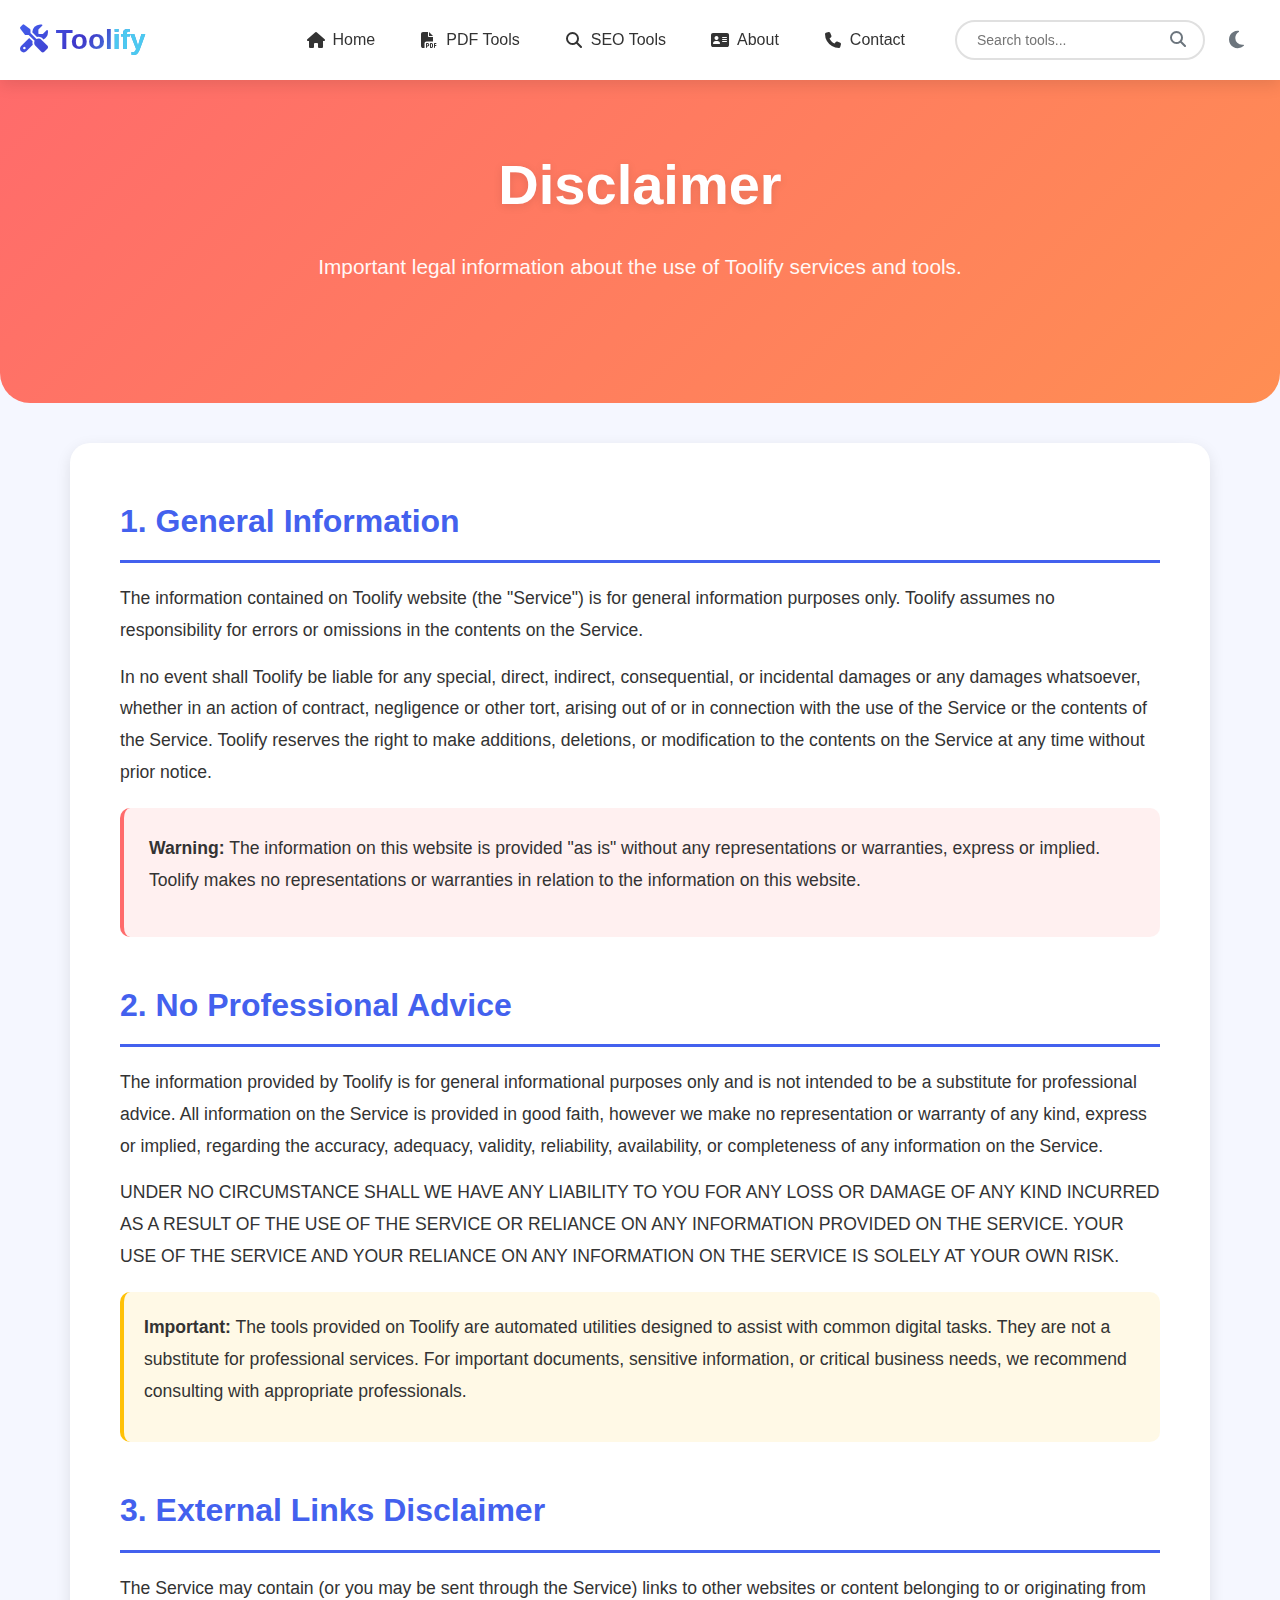
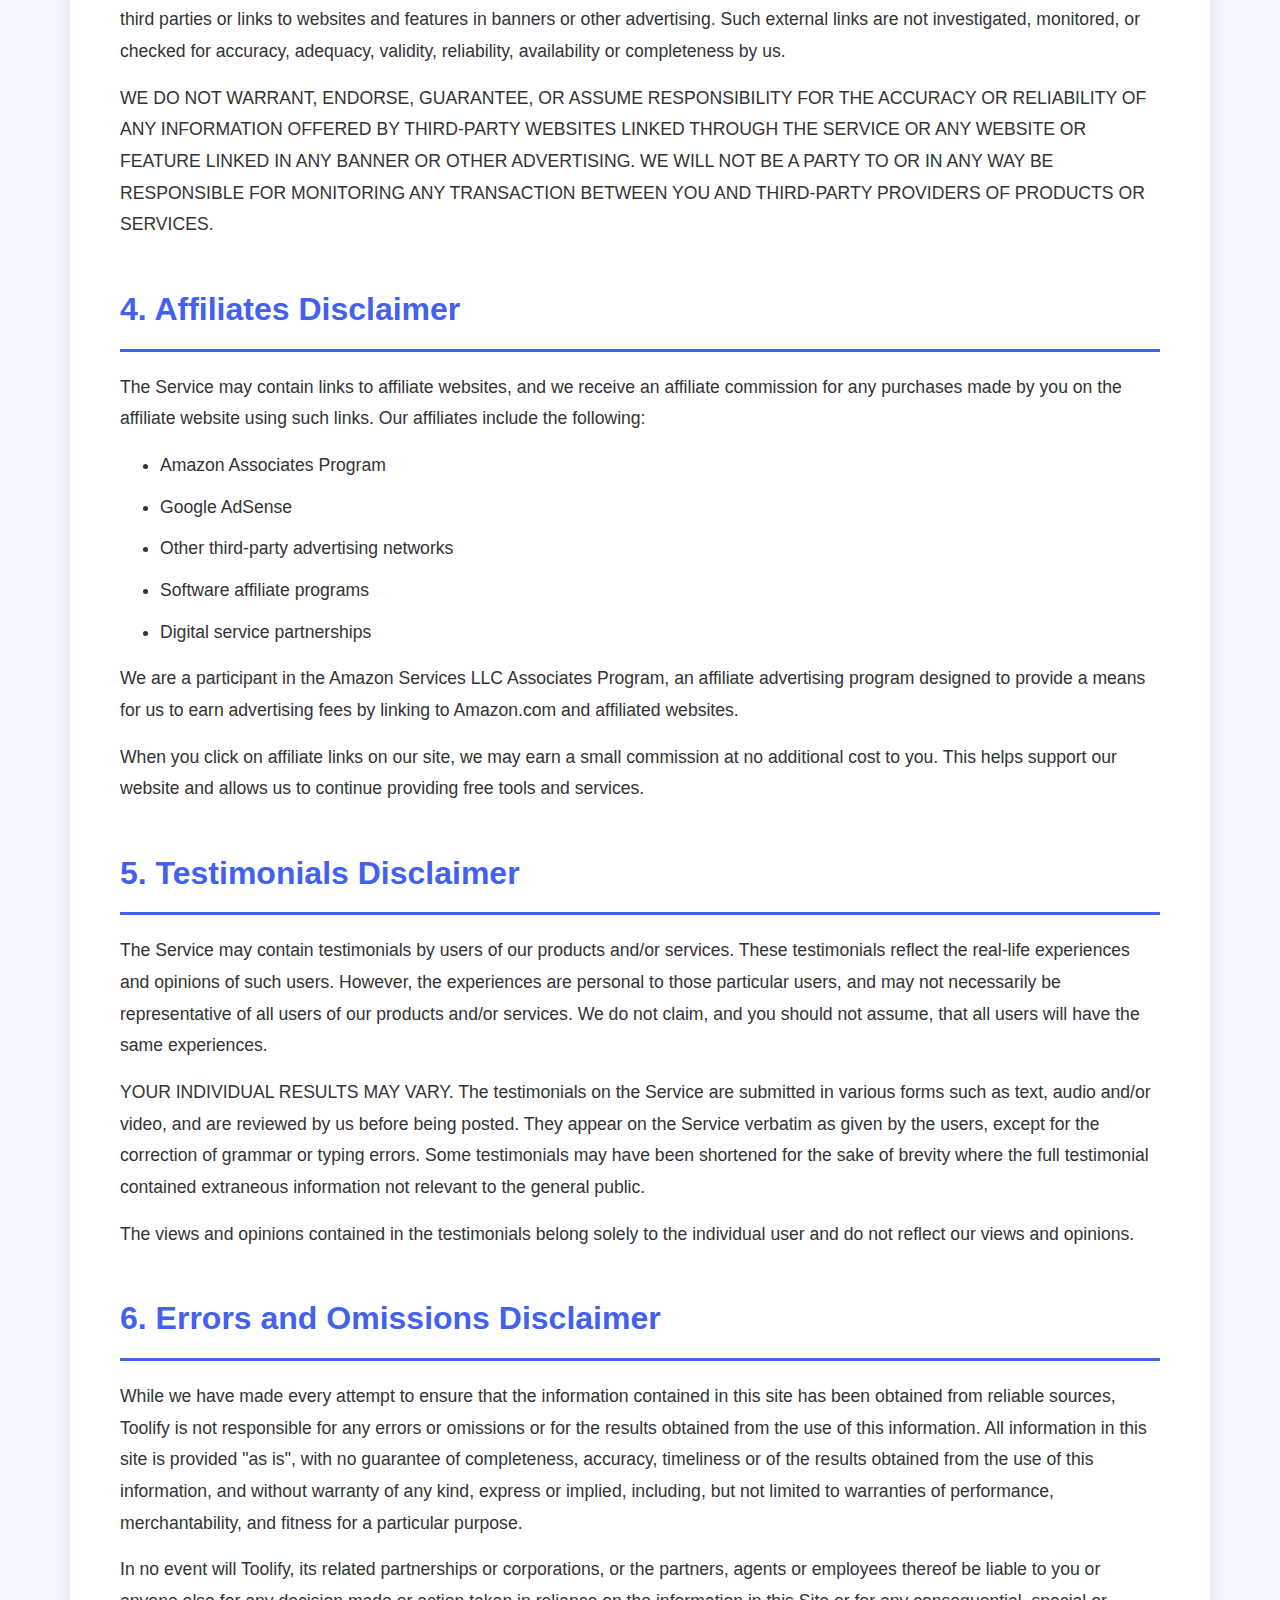
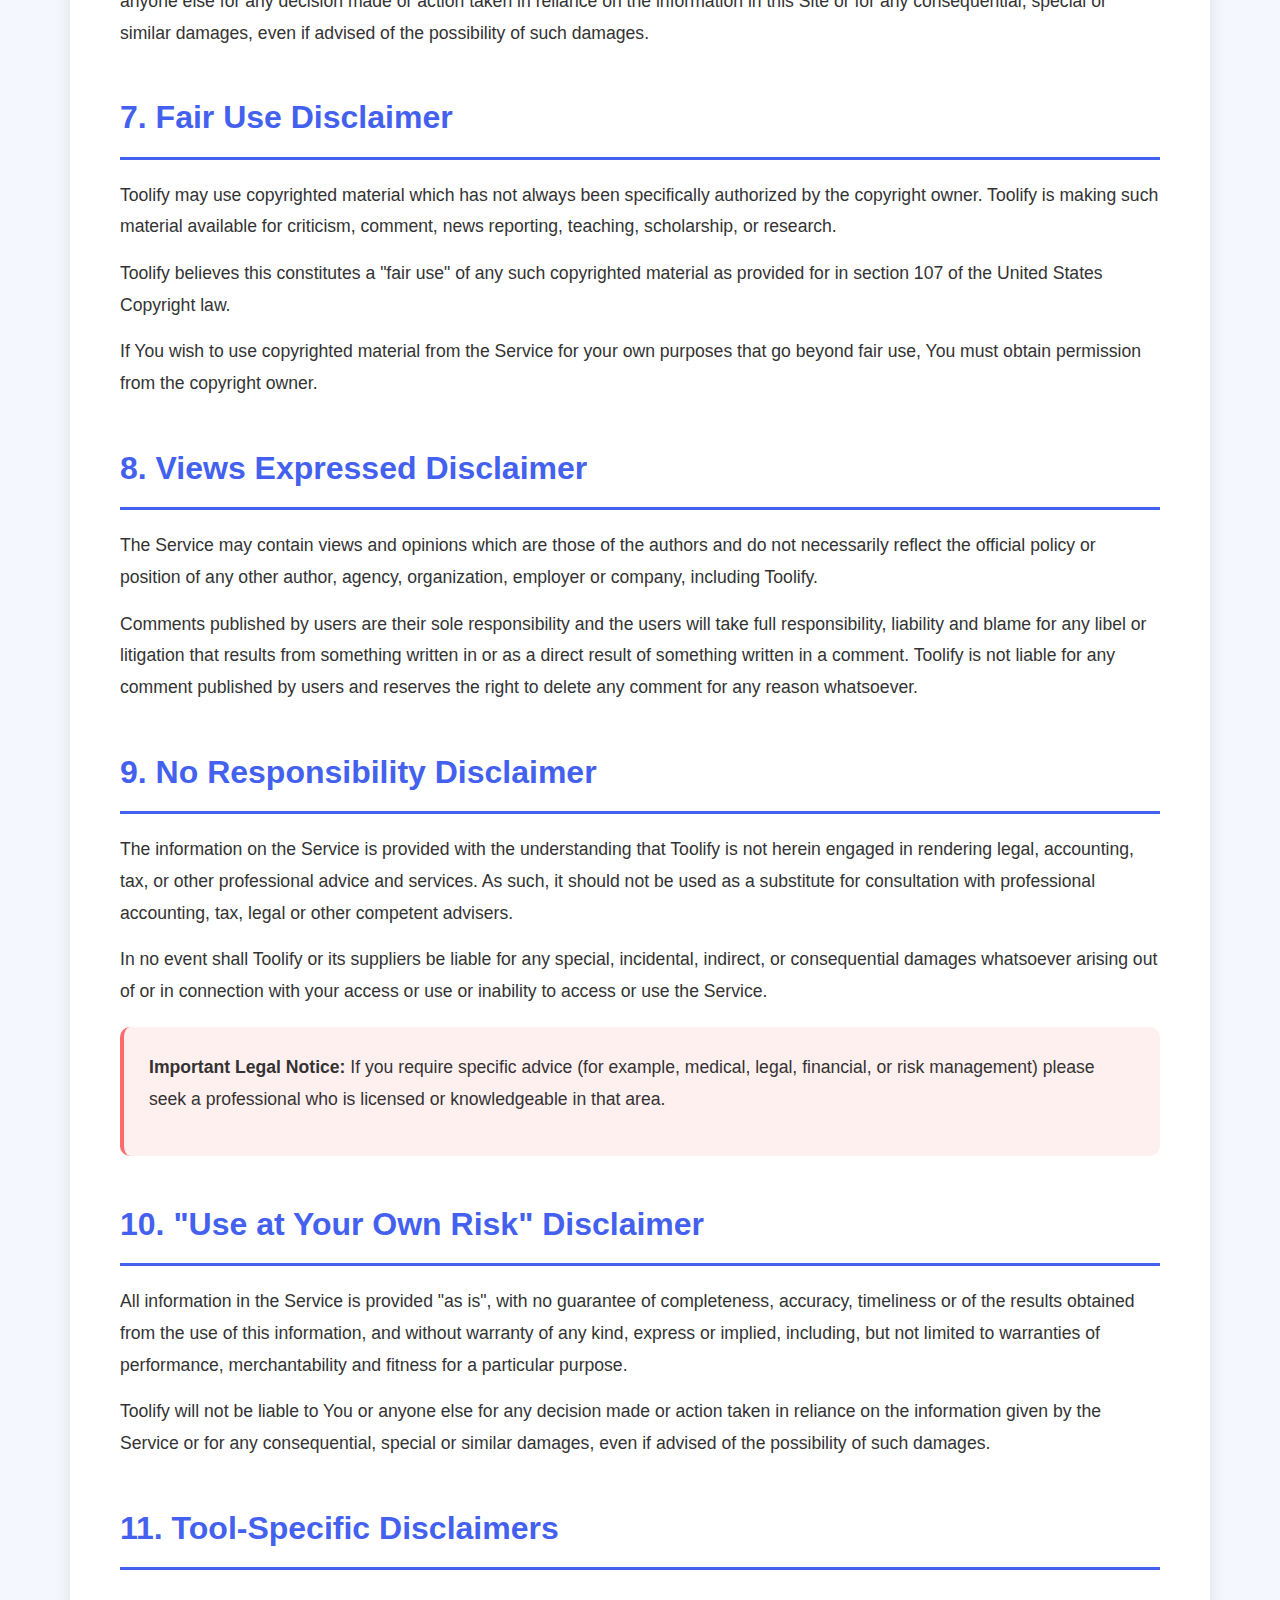
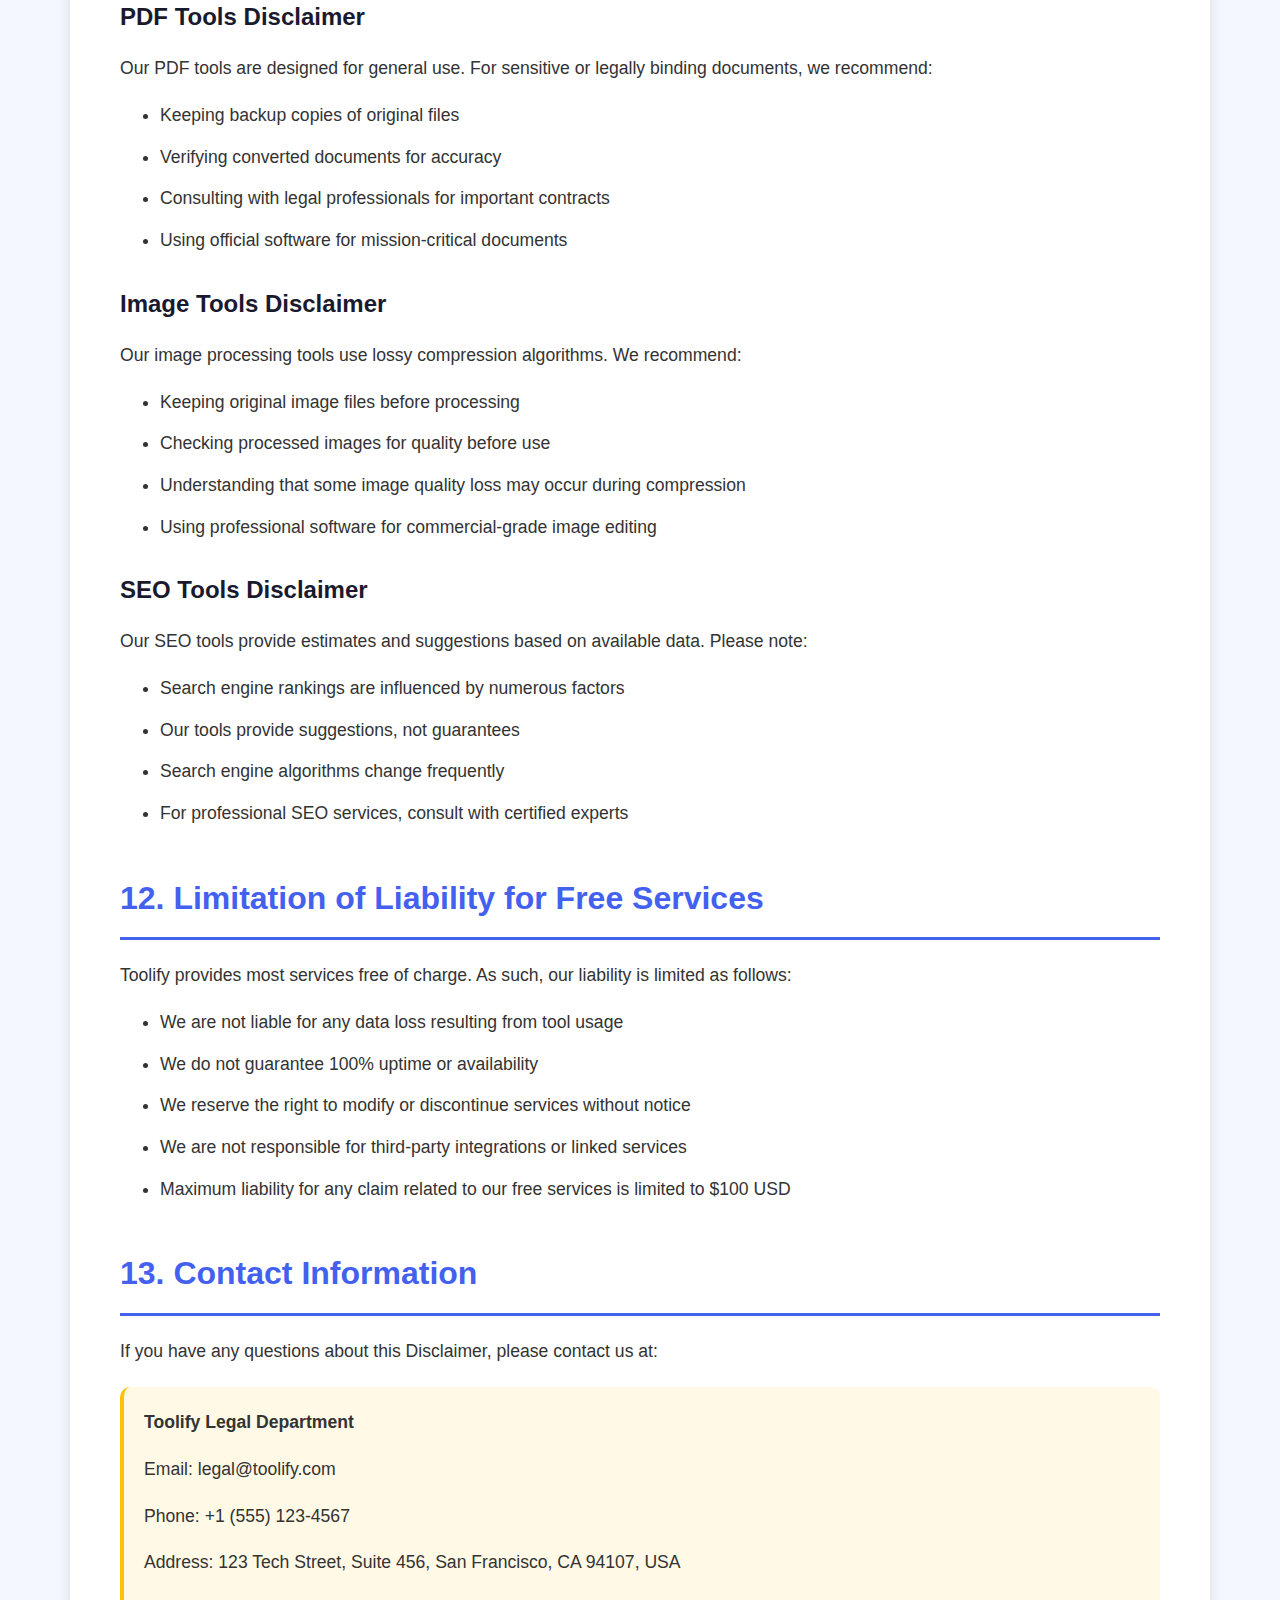
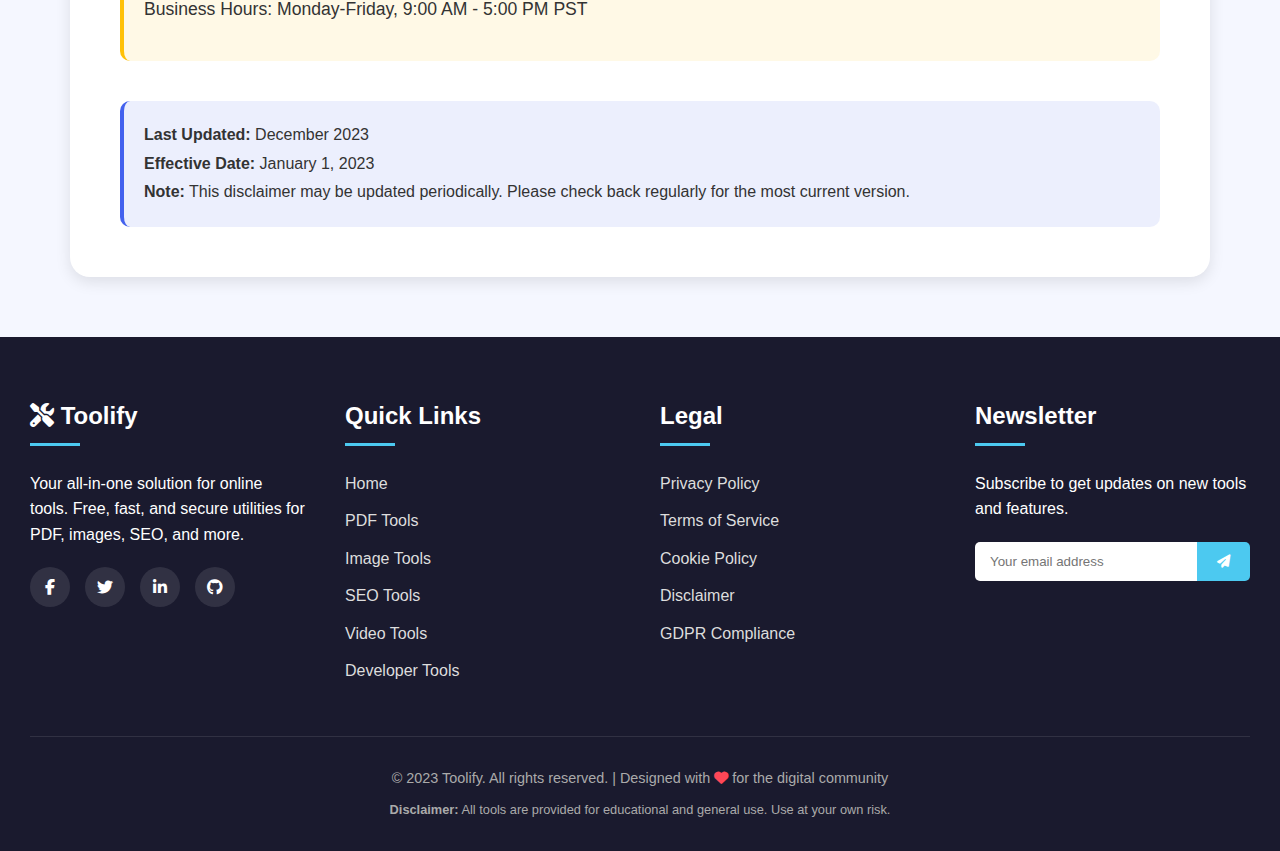
<file: Disclaimer.html>
<!DOCTYPE html>
<html lang="en">

<head>
    <meta charset="UTF-8">
    <meta name="viewport" content="width=device-width, initial-scale=1.0">
    <title>Disclaimer - Toolify | Important Legal Information & Liability Disclaimers</title>
    <meta name="description" 
          content="Toolify Disclaimer. Read important legal information about the limitations, liabilities, and conditions of using our online tools and services.">
    <meta name="keywords" 
          content="disclaimer, legal disclaimer, toolify disclaimer, website disclaimer, liability disclaimer, terms disclaimer, no responsibility disclaimer">
    <meta name="author" content="Toolify">
    <link rel="canonical" href="https://www.toolify.com/disclaimer.html">
    <link rel="shortcut icon" href="images/image-removebg-preview.png" type="image/x-icon">
    <link rel="stylesheet" href="https://cdnjs.cloudflare.com/ajax/libs/font-awesome/6.4.0/css/all.min.css">
    <style>
        :root {
            --primary-color: #4361ee;
            --secondary-color: #3f37c9;
            --accent-color: #4cc9f0;
            --dark-color: #1a1a2e;
            --light-color: #f8f9fa;
            --gray-color: #6c757d;
            --gradient-bg: linear-gradient(135deg, #4361ee, #3f37c9, #4cc9f0);
            --shadow: 0 5px 15px rgba(0, 0, 0, 0.1);
            --transition: all 0.3s ease;
        }

        * {
            margin: 0;
            padding: 0;
            box-sizing: border-box;
            font-family: 'Segoe UI', Tahoma, Geneva, Verdana, sans-serif;
        }

        body {
            background-color: #f5f7ff;
            color: #333;
            line-height: 1.6;
            padding-top: 80px;
        }

        /* Top Navigation - Same as other pages */
        .top-nav {
            background: white;
            box-shadow: var(--shadow);
            position: fixed;
            top: 0;
            left: 0;
            right: 0;
            z-index: 1000;
            height: 80px;
            display: flex;
            align-items: center;
        }

        .nav-container {
            max-width: 1400px;
            width: 100%;
            margin: 0 auto;
            padding: 0 20px;
            display: flex;
            align-items: center;
            justify-content: space-between;
        }

        .logo {
            display: flex;
            align-items: center;
        }

        .logo h1 {
            font-size: 28px;
            background: var(--gradient-bg);
            -webkit-background-clip: text;
            background-clip: text;
            color: transparent;
            font-weight: 800;
        }

        .logo span {
            color: var(--accent-color);
        }

        .nav-menu {
            display: flex;
            align-items: center;
            gap: 10px;
        }

        .nav-menu ul {
            display: flex;
            list-style: none;
            gap: 5px;
        }

        .nav-menu li {
            position: relative;
        }

        .nav-menu a {
            display: flex;
            align-items: center;
            padding: 15px 20px;
            color: #333;
            text-decoration: none;
            transition: var(--transition);
            border-radius: 5px;
            font-weight: 500;
        }

        .nav-menu a:hover,
        .nav-menu a.active {
            background: rgba(67, 97, 238, 0.1);
            color: var(--primary-color);
        }

        .nav-menu i {
            margin-right: 8px;
            width: 18px;
            text-align: center;
        }

        .dropdown {
            position: relative;
        }

        .dropdown-content {
            display: none;
            position: absolute;
            top: 100%;
            left: 0;
            background: white;
            min-width: 220px;
            box-shadow: 0 10px 30px rgba(0, 0, 0, 0.15);
            border-radius: 10px;
            overflow: hidden;
            z-index: 1001;
        }

        .dropdown:hover .dropdown-content {
            display: block;
        }

        .nav-actions {
            display: flex;
            align-items: center;
            gap: 15px;
            margin-left: 20px;
        }

        .search-container {
            position: relative;
        }

        .search-box {
            padding: 10px 20px;
            padding-right: 50px;
            border: 2px solid #e0e0e0;
            border-radius: 50px;
            font-size: 14px;
            width: 250px;
            transition: var(--transition);
        }

        .search-box:focus {
            outline: none;
            border-color: var(--primary-color);
            width: 300px;
        }

        .search-button {
            position: absolute;
            right: 10px;
            top: 50%;
            transform: translateY(-50%);
            background: none;
            border: none;
            color: var(--gray-color);
            cursor: pointer;
            font-size: 16px;
        }

        .theme-toggle {
            background: none;
            border: none;
            font-size: 20px;
            color: var(--gray-color);
            cursor: pointer;
            transition: var(--transition);
            width: 40px;
            height: 40px;
            border-radius: 50%;
            display: flex;
            align-items: center;
            justify-content: center;
        }

        .mobile-menu-toggle {
            display: none;
            background: none;
            border: none;
            font-size: 24px;
            color: var(--dark-color);
            cursor: pointer;
            padding: 10px;
            border-radius: 5px;
        }

        /* Main Content */
        .legal-header {
            text-align: center;
            padding: 60px 20px;
            background: linear-gradient(135deg, #ff6b6b, #ff8e53);
            color: white;
            border-radius: 0 0 30px 30px;
            margin-bottom: 40px;
        }

        .legal-header h1 {
            font-size: 3.5rem;
            margin-bottom: 20px;
            position: relative;
            z-index: 1;
            text-shadow: 0 2px 10px rgba(0, 0, 0, 0.1);
        }

        .legal-header p {
            font-size: 1.3rem;
            max-width: 800px;
            margin: 0 auto;
            opacity: 0.95;
        }

        /* Legal Content */
        .legal-container {
            max-width: 1200px;
            margin: 0 auto 60px;
            padding: 0 30px;
        }

        .legal-content {
            background: white;
            padding: 50px;
            border-radius: 20px;
            box-shadow: var(--shadow);
            line-height: 1.8;
        }

        .legal-section {
            margin-bottom: 40px;
        }

        .legal-section h2 {
            color: var(--primary-color);
            font-size: 2rem;
            margin-bottom: 20px;
            padding-bottom: 10px;
            border-bottom: 3px solid var(--primary-color);
        }

        .legal-section h3 {
            color: var(--dark-color);
            font-size: 1.5rem;
            margin: 25px 0 15px;
        }

        .legal-section p {
            margin-bottom: 15px;
            font-size: 1.1rem;
        }

        .legal-section ul, .legal-section ol {
            margin: 15px 0 15px 40px;
        }

        .legal-section li {
            margin-bottom: 10px;
            font-size: 1.1rem;
        }

        .warning-box {
            background: rgba(255, 107, 107, 0.1);
            padding: 25px;
            border-radius: 10px;
            margin: 20px 0;
            border-left: 4px solid #ff6b6b;
        }

        .important-note {
            background: rgba(255, 193, 7, 0.1);
            padding: 20px;
            border-radius: 10px;
            margin: 20px 0;
            border-left: 4px solid #ffc107;
        }

        .last-updated {
            background: rgba(67, 97, 238, 0.1);
            padding: 20px;
            border-radius: 10px;
            margin-top: 40px;
            border-left: 4px solid var(--primary-color);
        }

        /* Footer */
        .footer {
            background: var(--dark-color);
            color: white;
            padding: 60px 30px 30px;
            margin-top: auto;
        }

        .footer-content {
            display: grid;
            grid-template-columns: repeat(auto-fit, minmax(250px, 1fr));
            gap: 40px;
            margin-bottom: 40px;
        }

        .footer-section h3 {
            font-size: 1.5rem;
            margin-bottom: 25px;
            position: relative;
            padding-bottom: 10px;
        }

        .footer-section h3:after {
            content: '';
            position: absolute;
            bottom: 0;
            left: 0;
            width: 50px;
            height: 3px;
            background: var(--accent-color);
        }

        .footer-links {
            list-style: none;
        }

        .footer-links li {
            margin-bottom: 12px;
        }

        .footer-links a {
            color: #ddd;
            text-decoration: none;
            transition: var(--transition);
        }

        .footer-links a:hover {
            color: var(--accent-color);
            padding-left: 5px;
        }

        .newsletter-form {
            display: flex;
            margin-top: 20px;
        }

        .newsletter-form input {
            flex: 1;
            padding: 12px 15px;
            border: none;
            border-radius: 5px 0 0 5px;
        }

        .newsletter-form button {
            background: var(--accent-color);
            color: white;
            border: none;
            padding: 12px 20px;
            border-radius: 0 5px 5px 0;
            cursor: pointer;
            transition: var(--transition);
        }

        .newsletter-form button:hover {
            background: #3aa8d0;
        }

        .footer-bottom {
            text-align: center;
            padding-top: 30px;
            border-top: 1px solid rgba(255, 255, 255, 0.1);
            color: #aaa;
            font-size: 0.9rem;
        }

        .social-icons {
            display: flex;
            gap: 15px;
            margin-top: 20px;
        }

        .social-icons a {
            display: inline-flex;
            align-items: center;
            justify-content: center;
            width: 40px;
            height: 40px;
            background: rgba(255, 255, 255, 0.1);
            border-radius: 50%;
            color: white;
            text-decoration: none;
            transition: var(--transition);
        }

        .social-icons a:hover {
            background: var(--accent-color);
            transform: translateY(-3px);
        }

        /* Responsive Design */
        @media (max-width: 992px) {
            .mobile-menu-toggle {
                display: block;
            }

            .nav-menu {
                position: fixed;
                top: 80px;
                left: 0;
                right: 0;
                background: white;
                flex-direction: column;
                padding: 20px;
                box-shadow: 0 10px 20px rgba(0, 0, 0, 0.1);
                transform: translateY(-100%);
                opacity: 0;
                visibility: hidden;
                transition: var(--transition);
                z-index: 999;
                height: auto;
                max-height: calc(100vh - 80px);
                overflow-y: auto;
            }

            .nav-menu.active {
                transform: translateY(0);
                opacity: 1;
                visibility: visible;
            }

            .nav-menu ul {
                flex-direction: column;
                width: 100%;
                gap: 5px;
            }

            .nav-menu li {
                width: 100%;
            }

            .nav-menu a {
                padding: 15px;
                width: 100%;
                border-radius: 5px;
                justify-content: flex-start;
                font-size: 16px;
            }

            .nav-actions {
                margin-left: 0;
                margin-top: 15px;
                width: 100%;
            }

            .search-container {
                width: 100%;
            }

            .search-box {
                width: 100%;
            }

            .search-box:focus {
                width: 100%;
            }

            .legal-header h1 {
                font-size: 2.8rem;
            }

            .legal-content {
                padding: 30px;
            }
        }

        @media (max-width: 768px) {
            body {
                padding-top: 70px;
            }

            .top-nav {
                height: 70px;
            }

            .nav-menu {
                top: 70px;
                max-height: calc(100vh - 70px);
            }

            .legal-header {
                padding: 40px 20px;
            }

            .legal-header h1 {
                font-size: 2.3rem;
            }

            .legal-header p {
                font-size: 1.1rem;
            }

            .legal-container {
                padding: 0 20px;
            }

            .legal-content {
                padding: 25px;
            }

            .legal-section h2 {
                font-size: 1.7rem;
            }

            .legal-section h3 {
                font-size: 1.3rem;
            }
        }

        @media (max-width: 480px) {
            .legal-header h1 {
                font-size: 1.9rem;
            }

            .legal-content {
                padding: 20px;
            }

            .legal-section h2 {
                font-size: 1.5rem;
            }

            .legal-section p, .legal-section li {
                font-size: 1rem;
            }
        }
    </style>
</head>

<body>
    <!-- Top Navigation -->
    <nav class="top-nav">
        <div class="nav-container">
            <div class="logo">
                <a href="index.html" style="text-decoration: none;">
                    <h1><i class="fas fa-tools"></i> Tool<span>ify</span></h1>
                </a>
            </div>

            <button class="mobile-menu-toggle" id="mobileMenuToggle">
                <i class="fas fa-bars"></i>
            </button>

            <div class="nav-menu" id="navMenu">
                <ul>
                    <li><a href="index.html"><i class="fas fa-home"></i> Home</a></li>
                    <li class="dropdown" id="pdfDropdown">
                        <a href="#"><i class="fas fa-file-pdf"></i> PDF Tools </a>
                    </li>
                    <li class="dropdown" id="seoDropdown">
                        <a href="#"><i class="fas fa-search"></i> SEO Tools </a>
                    </li>
                     <li><a href="about.html" ><i class="fa-solid fa-address-card"></i>About</a></li>
                 <li><a href="contact.html" ><i class="fas fa-phone"></i>Contact</a></li>
                </ul>
                <div class="nav-actions">
                    <div class="search-container">
                        <input type="text" class="search-box" placeholder="Search tools...">
                        <button class="search-button">
                            <i class="fas fa-search"></i>
                        </button>
                    </div>
                    <button class="theme-toggle" id="themeToggle">
                        <i class="fas fa-moon"></i>
                    </button>
                </div>
            </div>
        </div>
    </nav>

    <!-- Legal Header -->
    <header class="legal-header">
        <div class="legal-container">
            <h1>Disclaimer</h1>
            <p>Important legal information about the use of Toolify services and tools.</p>
        </div>
    </header>

    <!-- Legal Content -->
    <main class="legal-container">
        <article class="legal-content">
            <div class="legal-section">
                <h2>1. General Information</h2>
                <p>The information contained on Toolify website (the "Service") is for general information purposes only. Toolify assumes no responsibility for errors or omissions in the contents on the Service.</p>
                
                <p>In no event shall Toolify be liable for any special, direct, indirect, consequential, or incidental damages or any damages whatsoever, whether in an action of contract, negligence or other tort, arising out of or in connection with the use of the Service or the contents of the Service. Toolify reserves the right to make additions, deletions, or modification to the contents on the Service at any time without prior notice.</p>
                
                <div class="warning-box">
                    <p><strong>Warning:</strong> The information on this website is provided "as is" without any representations or warranties, express or implied. Toolify makes no representations or warranties in relation to the information on this website.</p>
                </div>
            </div>

            <div class="legal-section">
                <h2>2. No Professional Advice</h2>
                <p>The information provided by Toolify is for general informational purposes only and is not intended to be a substitute for professional advice. All information on the Service is provided in good faith, however we make no representation or warranty of any kind, express or implied, regarding the accuracy, adequacy, validity, reliability, availability, or completeness of any information on the Service.</p>
                
                <p>UNDER NO CIRCUMSTANCE SHALL WE HAVE ANY LIABILITY TO YOU FOR ANY LOSS OR DAMAGE OF ANY KIND INCURRED AS A RESULT OF THE USE OF THE SERVICE OR RELIANCE ON ANY INFORMATION PROVIDED ON THE SERVICE. YOUR USE OF THE SERVICE AND YOUR RELIANCE ON ANY INFORMATION ON THE SERVICE IS SOLELY AT YOUR OWN RISK.</p>
                
                <div class="important-note">
                    <p><strong>Important:</strong> The tools provided on Toolify are automated utilities designed to assist with common digital tasks. They are not a substitute for professional services. For important documents, sensitive information, or critical business needs, we recommend consulting with appropriate professionals.</p>
                </div>
            </div>

            <div class="legal-section">
                <h2>3. External Links Disclaimer</h2>
                <p>The Service may contain (or you may be sent through the Service) links to other websites or content belonging to or originating from third parties or links to websites and features in banners or other advertising. Such external links are not investigated, monitored, or checked for accuracy, adequacy, validity, reliability, availability or completeness by us.</p>
                
                <p>WE DO NOT WARRANT, ENDORSE, GUARANTEE, OR ASSUME RESPONSIBILITY FOR THE ACCURACY OR RELIABILITY OF ANY INFORMATION OFFERED BY THIRD-PARTY WEBSITES LINKED THROUGH THE SERVICE OR ANY WEBSITE OR FEATURE LINKED IN ANY BANNER OR OTHER ADVERTISING. WE WILL NOT BE A PARTY TO OR IN ANY WAY BE RESPONSIBLE FOR MONITORING ANY TRANSACTION BETWEEN YOU AND THIRD-PARTY PROVIDERS OF PRODUCTS OR SERVICES.</p>
            </div>

            <div class="legal-section">
                <h2>4. Affiliates Disclaimer</h2>
                <p>The Service may contain links to affiliate websites, and we receive an affiliate commission for any purchases made by you on the affiliate website using such links. Our affiliates include the following:</p>
                
                <ul>
                    <li>Amazon Associates Program</li>
                    <li>Google AdSense</li>
                    <li>Other third-party advertising networks</li>
                    <li>Software affiliate programs</li>
                    <li>Digital service partnerships</li>
                </ul>
                
                <p>We are a participant in the Amazon Services LLC Associates Program, an affiliate advertising program designed to provide a means for us to earn advertising fees by linking to Amazon.com and affiliated websites.</p>
                
                <p>When you click on affiliate links on our site, we may earn a small commission at no additional cost to you. This helps support our website and allows us to continue providing free tools and services.</p>
            </div>

            <div class="legal-section">
                <h2>5. Testimonials Disclaimer</h2>
                <p>The Service may contain testimonials by users of our products and/or services. These testimonials reflect the real-life experiences and opinions of such users. However, the experiences are personal to those particular users, and may not necessarily be representative of all users of our products and/or services. We do not claim, and you should not assume, that all users will have the same experiences.</p>
                
                <p>YOUR INDIVIDUAL RESULTS MAY VARY. The testimonials on the Service are submitted in various forms such as text, audio and/or video, and are reviewed by us before being posted. They appear on the Service verbatim as given by the users, except for the correction of grammar or typing errors. Some testimonials may have been shortened for the sake of brevity where the full testimonial contained extraneous information not relevant to the general public.</p>
                
                <p>The views and opinions contained in the testimonials belong solely to the individual user and do not reflect our views and opinions.</p>
            </div>

            <div class="legal-section">
                <h2>6. Errors and Omissions Disclaimer</h2>
                <p>While we have made every attempt to ensure that the information contained in this site has been obtained from reliable sources, Toolify is not responsible for any errors or omissions or for the results obtained from the use of this information. All information in this site is provided "as is", with no guarantee of completeness, accuracy, timeliness or of the results obtained from the use of this information, and without warranty of any kind, express or implied, including, but not limited to warranties of performance, merchantability, and fitness for a particular purpose.</p>
                
                <p>In no event will Toolify, its related partnerships or corporations, or the partners, agents or employees thereof be liable to you or anyone else for any decision made or action taken in reliance on the information in this Site or for any consequential, special or similar damages, even if advised of the possibility of such damages.</p>
            </div>

            <div class="legal-section">
                <h2>7. Fair Use Disclaimer</h2>
                <p>Toolify may use copyrighted material which has not always been specifically authorized by the copyright owner. Toolify is making such material available for criticism, comment, news reporting, teaching, scholarship, or research.</p>
                
                <p>Toolify believes this constitutes a "fair use" of any such copyrighted material as provided for in section 107 of the United States Copyright law.</p>
                
                <p>If You wish to use copyrighted material from the Service for your own purposes that go beyond fair use, You must obtain permission from the copyright owner.</p>
            </div>

            <div class="legal-section">
                <h2>8. Views Expressed Disclaimer</h2>
                <p>The Service may contain views and opinions which are those of the authors and do not necessarily reflect the official policy or position of any other author, agency, organization, employer or company, including Toolify.</p>
                
                <p>Comments published by users are their sole responsibility and the users will take full responsibility, liability and blame for any libel or litigation that results from something written in or as a direct result of something written in a comment. Toolify is not liable for any comment published by users and reserves the right to delete any comment for any reason whatsoever.</p>
            </div>

            <div class="legal-section">
                <h2>9. No Responsibility Disclaimer</h2>
                <p>The information on the Service is provided with the understanding that Toolify is not herein engaged in rendering legal, accounting, tax, or other professional advice and services. As such, it should not be used as a substitute for consultation with professional accounting, tax, legal or other competent advisers.</p>
                
                <p>In no event shall Toolify or its suppliers be liable for any special, incidental, indirect, or consequential damages whatsoever arising out of or in connection with your access or use or inability to access or use the Service.</p>
                
                <div class="warning-box">
                    <p><strong>Important Legal Notice:</strong> If you require specific advice (for example, medical, legal, financial, or risk management) please seek a professional who is licensed or knowledgeable in that area.</p>
                </div>
            </div>

            <div class="legal-section">
                <h2>10. "Use at Your Own Risk" Disclaimer</h2>
                <p>All information in the Service is provided "as is", with no guarantee of completeness, accuracy, timeliness or of the results obtained from the use of this information, and without warranty of any kind, express or implied, including, but not limited to warranties of performance, merchantability and fitness for a particular purpose.</p>
                
                <p>Toolify will not be liable to You or anyone else for any decision made or action taken in reliance on the information given by the Service or for any consequential, special or similar damages, even if advised of the possibility of such damages.</p>
            </div>

            <div class="legal-section">
                <h2>11. Tool-Specific Disclaimers</h2>
                <h3>PDF Tools Disclaimer</h3>
                <p>Our PDF tools are designed for general use. For sensitive or legally binding documents, we recommend:</p>
                <ul>
                    <li>Keeping backup copies of original files</li>
                    <li>Verifying converted documents for accuracy</li>
                    <li>Consulting with legal professionals for important contracts</li>
                    <li>Using official software for mission-critical documents</li>
                </ul>
                
                <h3>Image Tools Disclaimer</h3>
                <p>Our image processing tools use lossy compression algorithms. We recommend:</p>
                <ul>
                    <li>Keeping original image files before processing</li>
                    <li>Checking processed images for quality before use</li>
                    <li>Understanding that some image quality loss may occur during compression</li>
                    <li>Using professional software for commercial-grade image editing</li>
                </ul>
                
                <h3>SEO Tools Disclaimer</h3>
                <p>Our SEO tools provide estimates and suggestions based on available data. Please note:</p>
                <ul>
                    <li>Search engine rankings are influenced by numerous factors</li>
                    <li>Our tools provide suggestions, not guarantees</li>
                    <li>Search engine algorithms change frequently</li>
                    <li>For professional SEO services, consult with certified experts</li>
                </ul>
            </div>

            <div class="legal-section">
                <h2>12. Limitation of Liability for Free Services</h2>
                <p>Toolify provides most services free of charge. As such, our liability is limited as follows:</p>
                
                <ul>
                    <li>We are not liable for any data loss resulting from tool usage</li>
                    <li>We do not guarantee 100% uptime or availability</li>
                    <li>We reserve the right to modify or discontinue services without notice</li>
                    <li>We are not responsible for third-party integrations or linked services</li>
                    <li>Maximum liability for any claim related to our free services is limited to $100 USD</li>
                </ul>
            </div>

            <div class="legal-section">
                <h2>13. Contact Information</h2>
                <p>If you have any questions about this Disclaimer, please contact us at:</p>
                
                <div class="important-note">
                    <p><strong>Toolify Legal Department</strong></p>
                    <p>Email: legal@toolify.com</p>
                    <p>Phone: +1 (555) 123-4567</p>
                    <p>Address: 123 Tech Street, Suite 456, San Francisco, CA 94107, USA</p>
                    <p>Business Hours: Monday-Friday, 9:00 AM - 5:00 PM PST</p>
                </div>
            </div>

            <div class="last-updated">
                <p><strong>Last Updated:</strong> December 2023</p>
                <p><strong>Effective Date:</strong> January 1, 2023</p>
                <p><strong>Note:</strong> This disclaimer may be updated periodically. Please check back regularly for the most current version.</p>
            </div>
        </article>
    </main>

    <!-- Footer -->
    <footer class="footer">
        <div class="footer-content">
            <div class="footer-section">
                <h3><i class="fas fa-tools"></i> Toolify</h3>
                <p>Your all-in-one solution for online tools. Free, fast, and secure utilities for PDF, images, SEO, and more.</p>
                <div class="social-icons">
                    <a href="#"><i class="fab fa-facebook-f"></i></a>
                    <a href="#"><i class="fab fa-twitter"></i></a>
                    <a href="#"><i class="fab fa-linkedin-in"></i></a>
                    <a href="#"><i class="fab fa-github"></i></a>
                </div>
            </div>
            <div class="footer-section">
                <h3>Quick Links</h3>
                <ul class="footer-links">
                    <li><a href="index.html">Home</a></li>
                    <li><a href="#">PDF Tools</a></li>
                    <li><a href="#">Image Tools</a></li>
                    <li><a href="#">SEO Tools</a></li>
                    <li><a href="#">Video Tools</a></li>
                    <li><a href="#">Developer Tools</a></li>
                </ul>
            </div>
            <div class="footer-section">
                <h3>Legal</h3>
                <ul class="footer-links">
                    <li><a href="privacy-policy.html">Privacy Policy</a></li>
                        <li><a href="terms-of-service.html">Terms of Service</a></li>
                        <li><a href="cookie-policy.html">Cookie Policy</a></li>
                        <li><a href="Disclaimer.html">Disclaimer</a></li>
                        <li><a href="gdpr-compliance.html">GDPR Compliance</a></li>
                </ul>
            </div>
            <div class="footer-section">
                <h3>Newsletter</h3>
                <p>Subscribe to get updates on new tools and features.</p>
                <form class="newsletter-form">
                    <input type="email" placeholder="Your email address" required>
                    <button type="submit"><i class="fas fa-paper-plane"></i></button>
                </form>
            </div>
        </div>
        <div class="footer-bottom">
            <p>&copy; 2023 Toolify. All rights reserved. | Designed with <i class="fas fa-heart" style="color: #ff4757;"></i> for the digital community</p>
            <p style="margin-top: 10px; font-size: 0.8rem;">
                <strong>Disclaimer:</strong> All tools are provided for educational and general use. Use at your own risk.
            </p>
        </div>
    </footer>

    <script>
        // Mobile menu functionality
        const mobileMenuToggle = document.getElementById('mobileMenuToggle');
        const navMenu = document.getElementById('navMenu');
        const themeToggle = document.getElementById('themeToggle');

        mobileMenuToggle.addEventListener('click', () => {
            navMenu.classList.toggle('active');
            
            const menuIcon = mobileMenuToggle.querySelector('i');
            if (navMenu.classList.contains('active')) {
                menuIcon.className = 'fas fa-times';
            } else {
                menuIcon.className = 'fas fa-bars';
            }
        });

        // Close menu when clicking outside
        document.addEventListener('click', (e) => {
            if (!navMenu.contains(e.target) && 
                !mobileMenuToggle.contains(e.target) && 
                navMenu.classList.contains('active')) {
                navMenu.classList.remove('active');
                mobileMenuToggle.querySelector('i').className = 'fas fa-bars';
            }
        });

        // Close menu when clicking on a link
        const navLinks = navMenu.querySelectorAll('a');
        navLinks.forEach(link => {
            link.addEventListener('click', () => {
                if (window.innerWidth <= 992) {
                    navMenu.classList.remove('active');
                    mobileMenuToggle.querySelector('i').className = 'fas fa-bars';
                }
            });
        });



        // Add active class to current page in nav
        const currentPage = window.location.pathname.split('/').pop();
        navLinks.forEach(link => {
            const linkPage = link.getAttribute('href');
            if (linkPage === currentPage || 
                (currentPage === '' && linkPage === 'index.html')) {
                link.classList.add('active');
            }
        });

        // Handle window resize
        window.addEventListener('resize', () => {
            if (window.innerWidth > 992) {
                navMenu.classList.remove('active');
                mobileMenuToggle.querySelector('i').className = 'fas fa-bars';
            }
        });

        // Search functionality
        const searchButton = document.querySelector('.search-button');
        const searchBox = document.querySelector('.search-box');
        
        searchButton.addEventListener('click', () => {
            const searchTerm = searchBox.value.trim();
            if (searchTerm) {
                alert(`Searching for: ${searchTerm}`);
                // In a real implementation, you would redirect to search results
                // window.location.href = `/search?q=${encodeURIComponent(searchTerm)}`;
            }
        });

        searchBox.addEventListener('keypress', (e) => {
            if (e.key === 'Enter') {
                searchButton.click();
            }
        });

        // Disclaimer acknowledgment
        if (!localStorage.getItem('disclaimerAcknowledged')) {
            setTimeout(() => {
                const acknowledge = confirm('IMPORTANT: By using Toolify, you acknowledge that you have read and understood our Disclaimer. Our tools are provided "as is" without warranties. Do you accept these terms?');
                if (acknowledge) {
                    localStorage.setItem('disclaimerAcknowledged', 'true');
                }
            }, 2000);
        }
    </script>
</body>

</html>
</file>
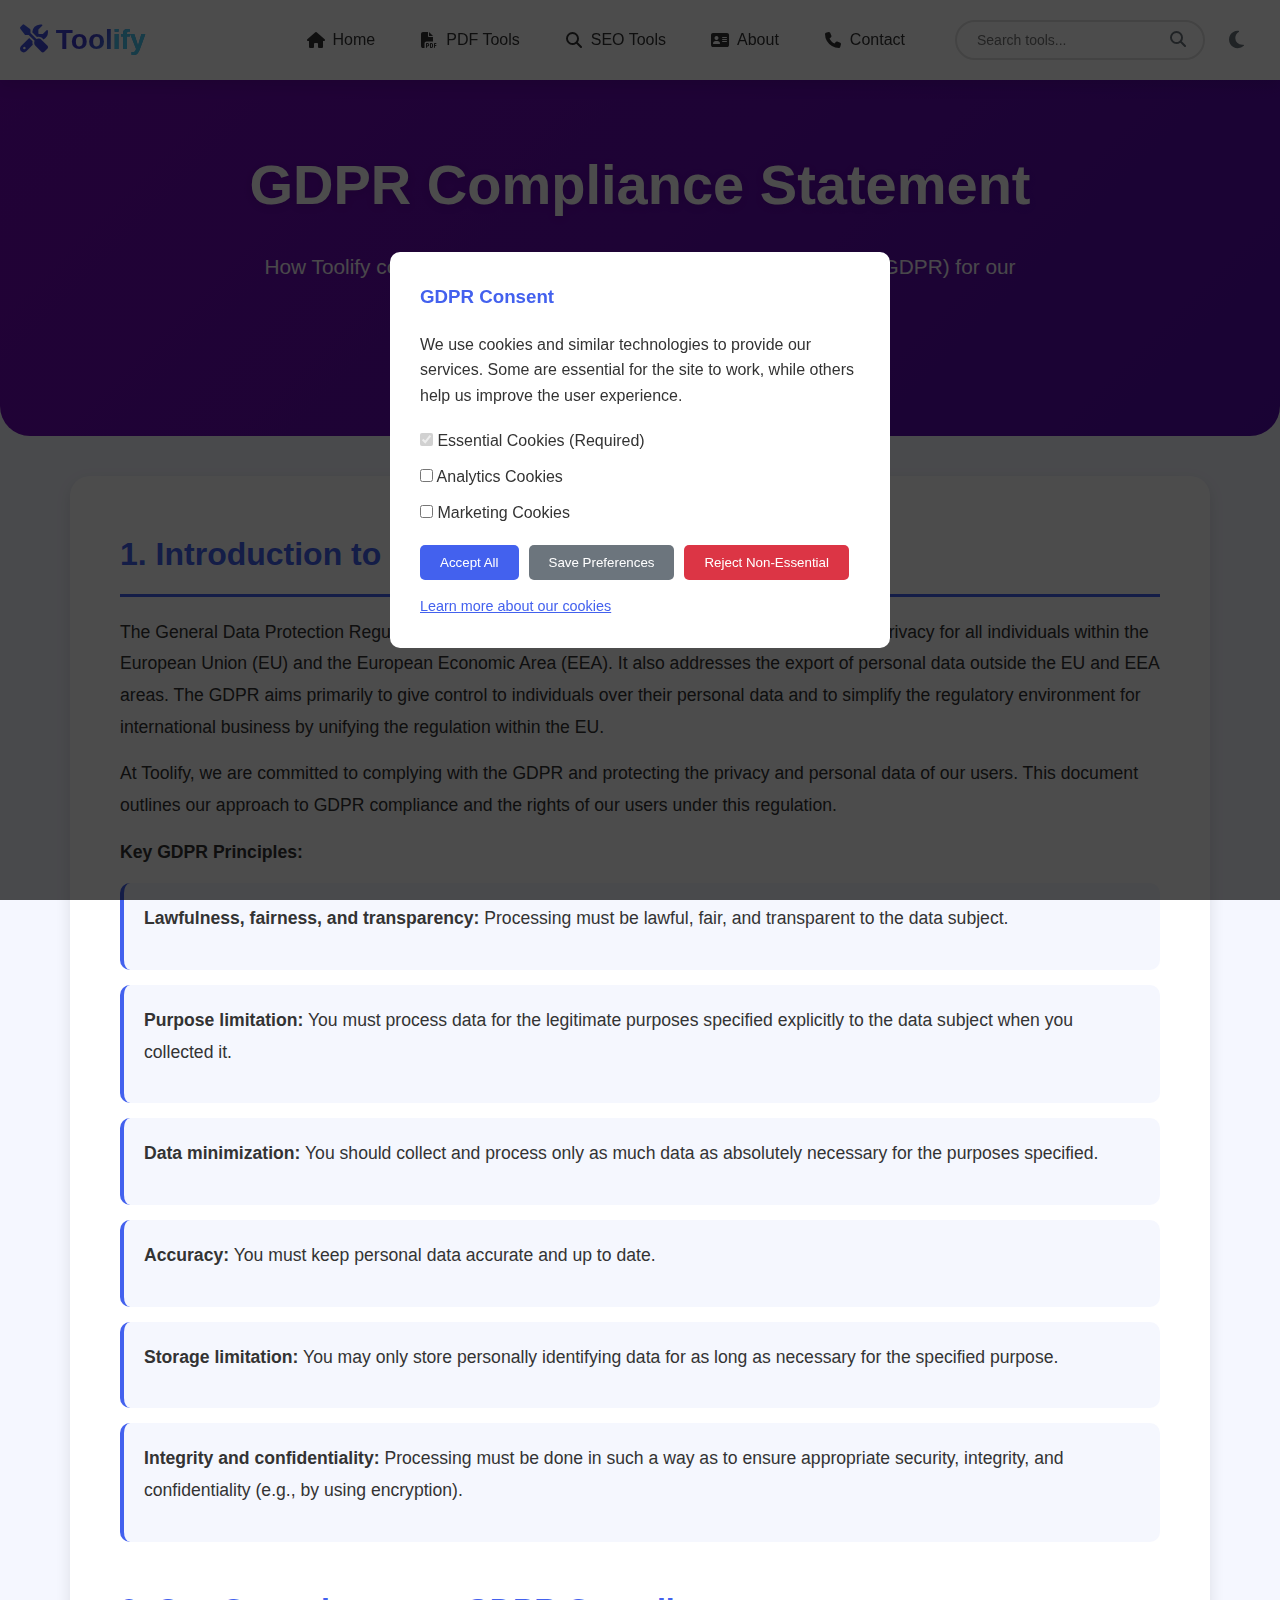
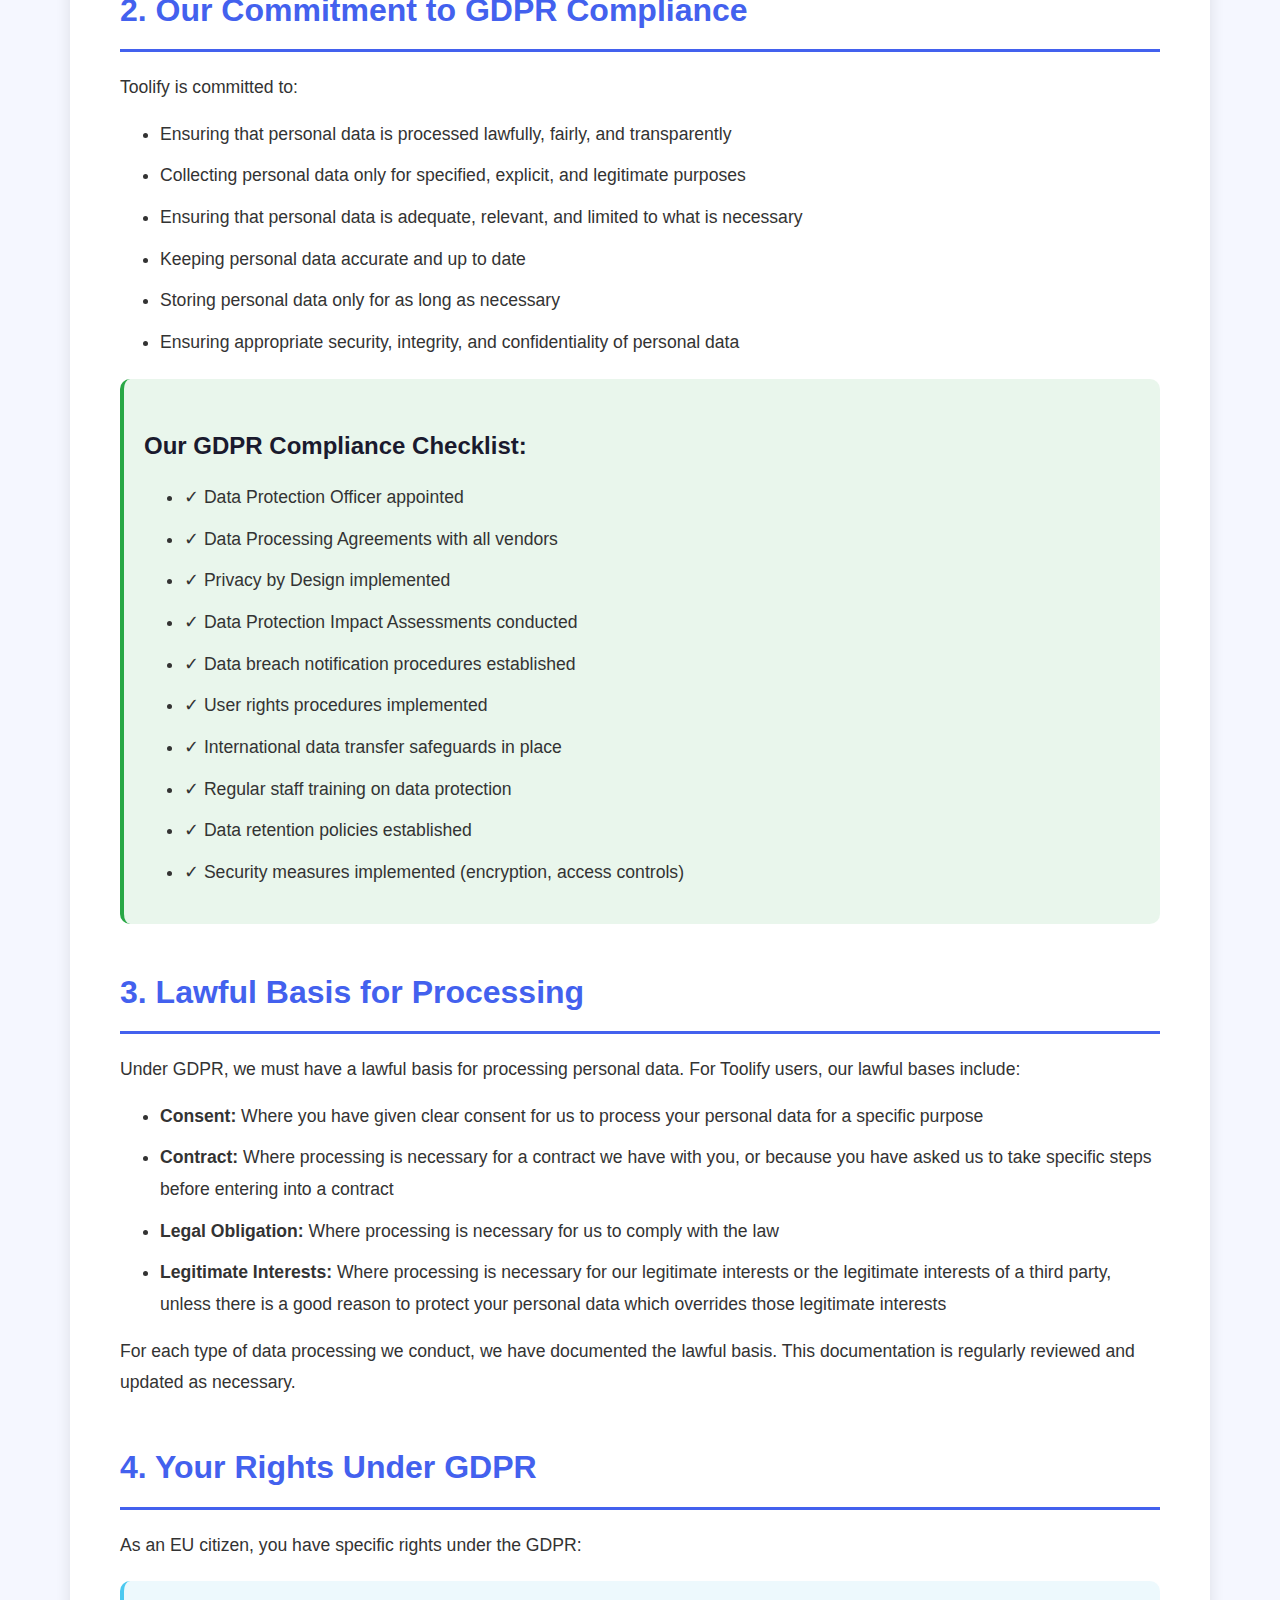
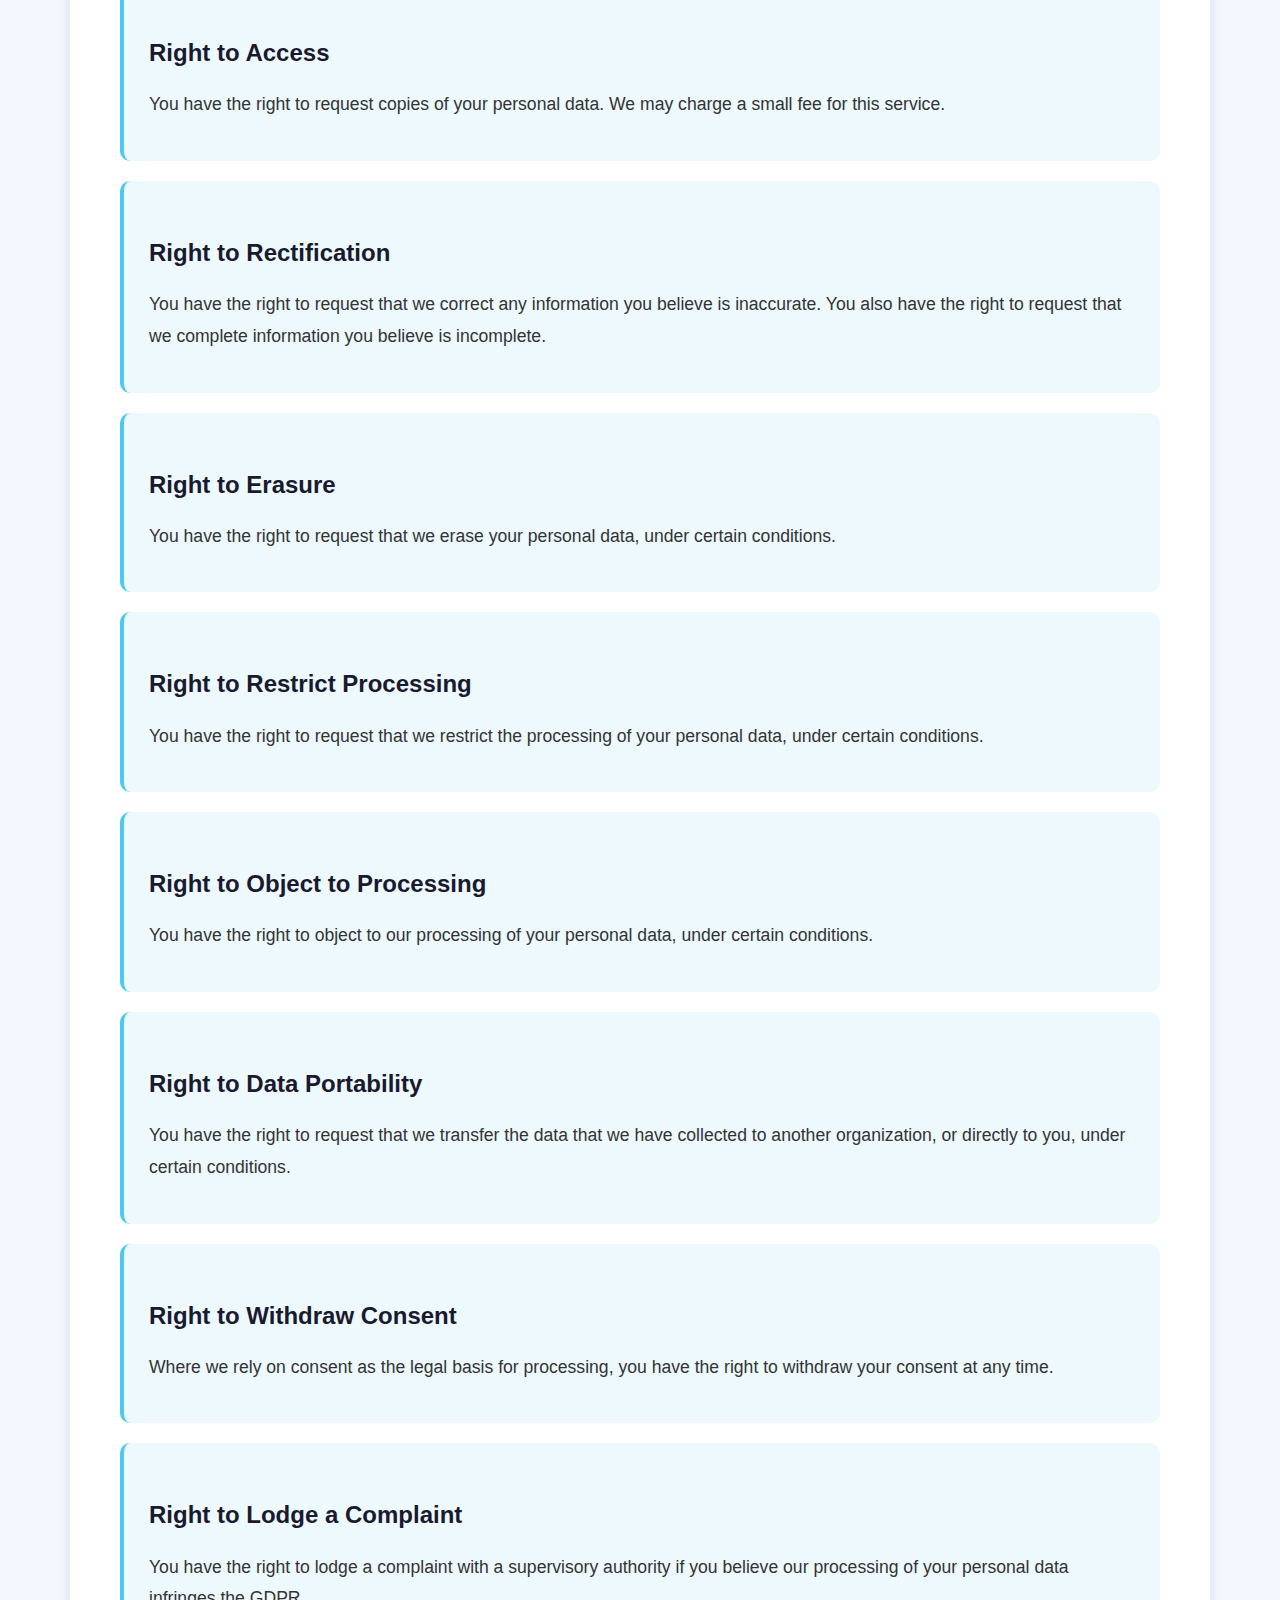
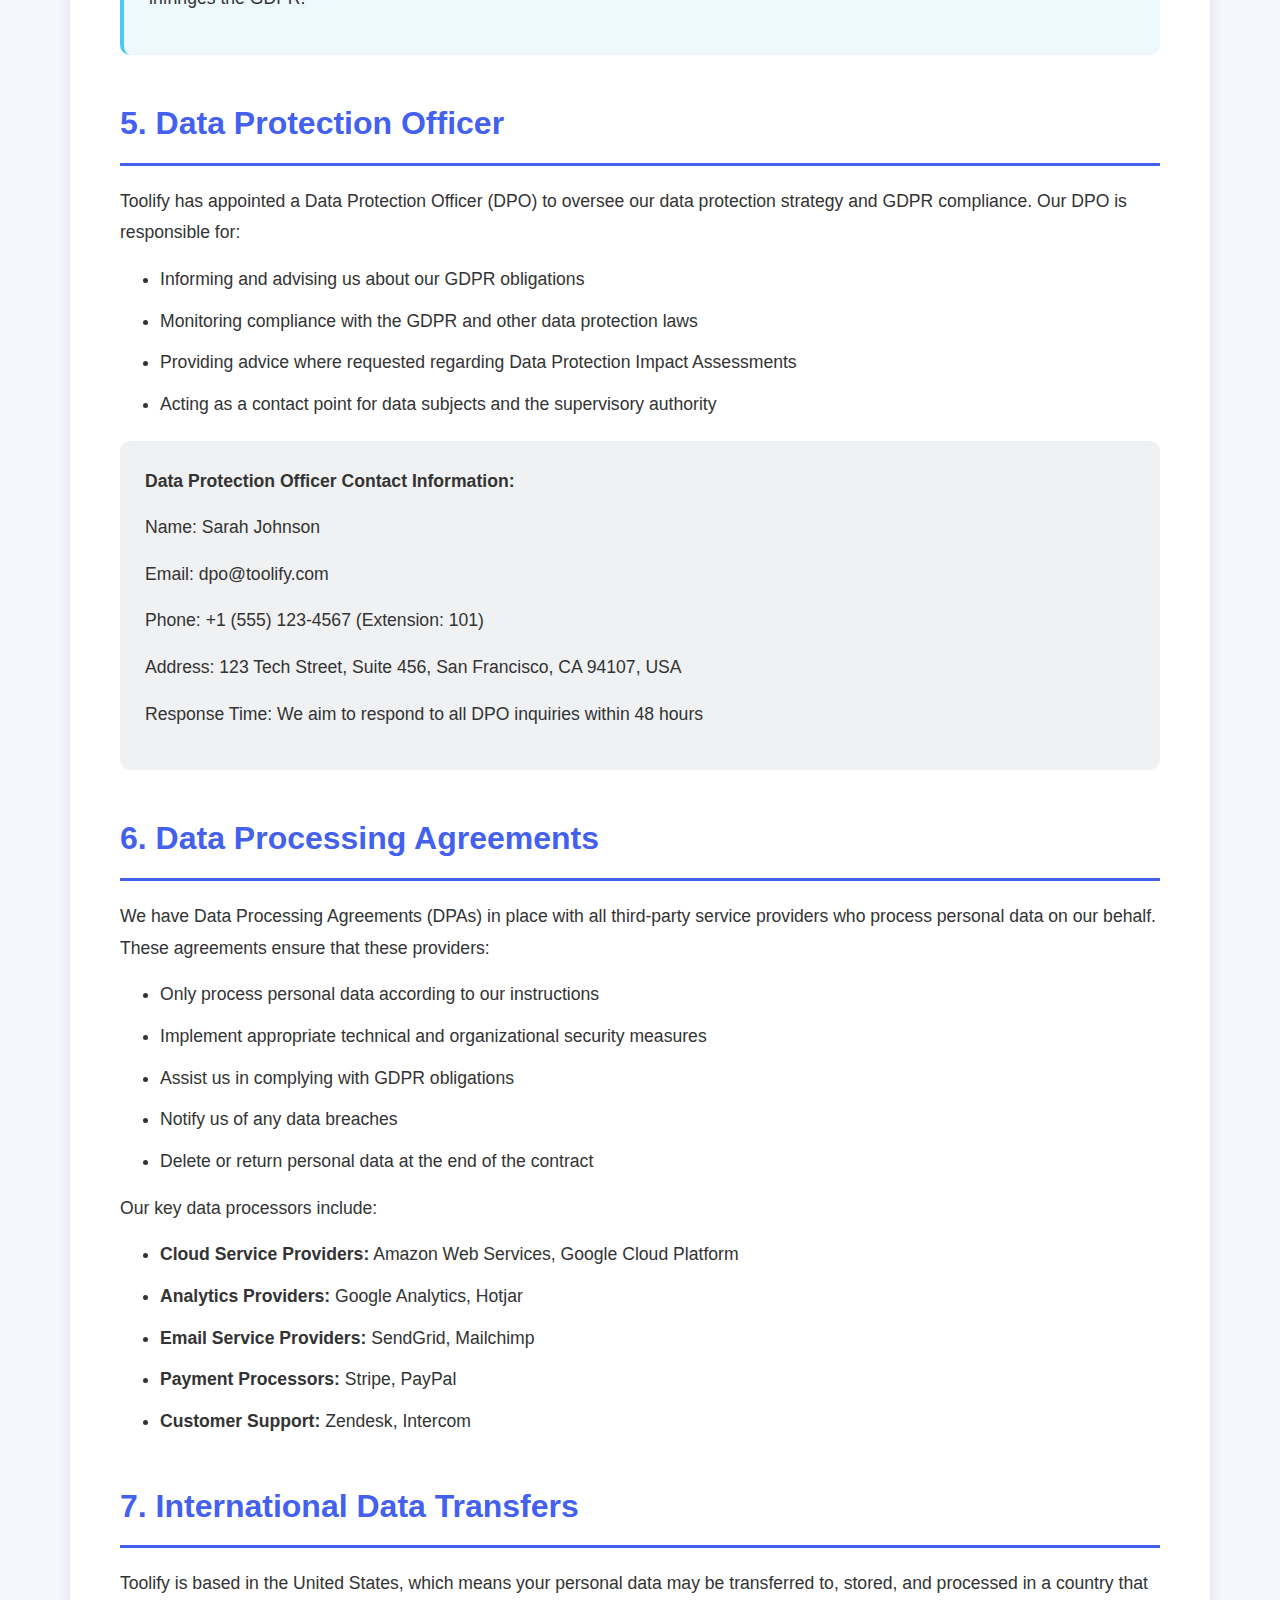
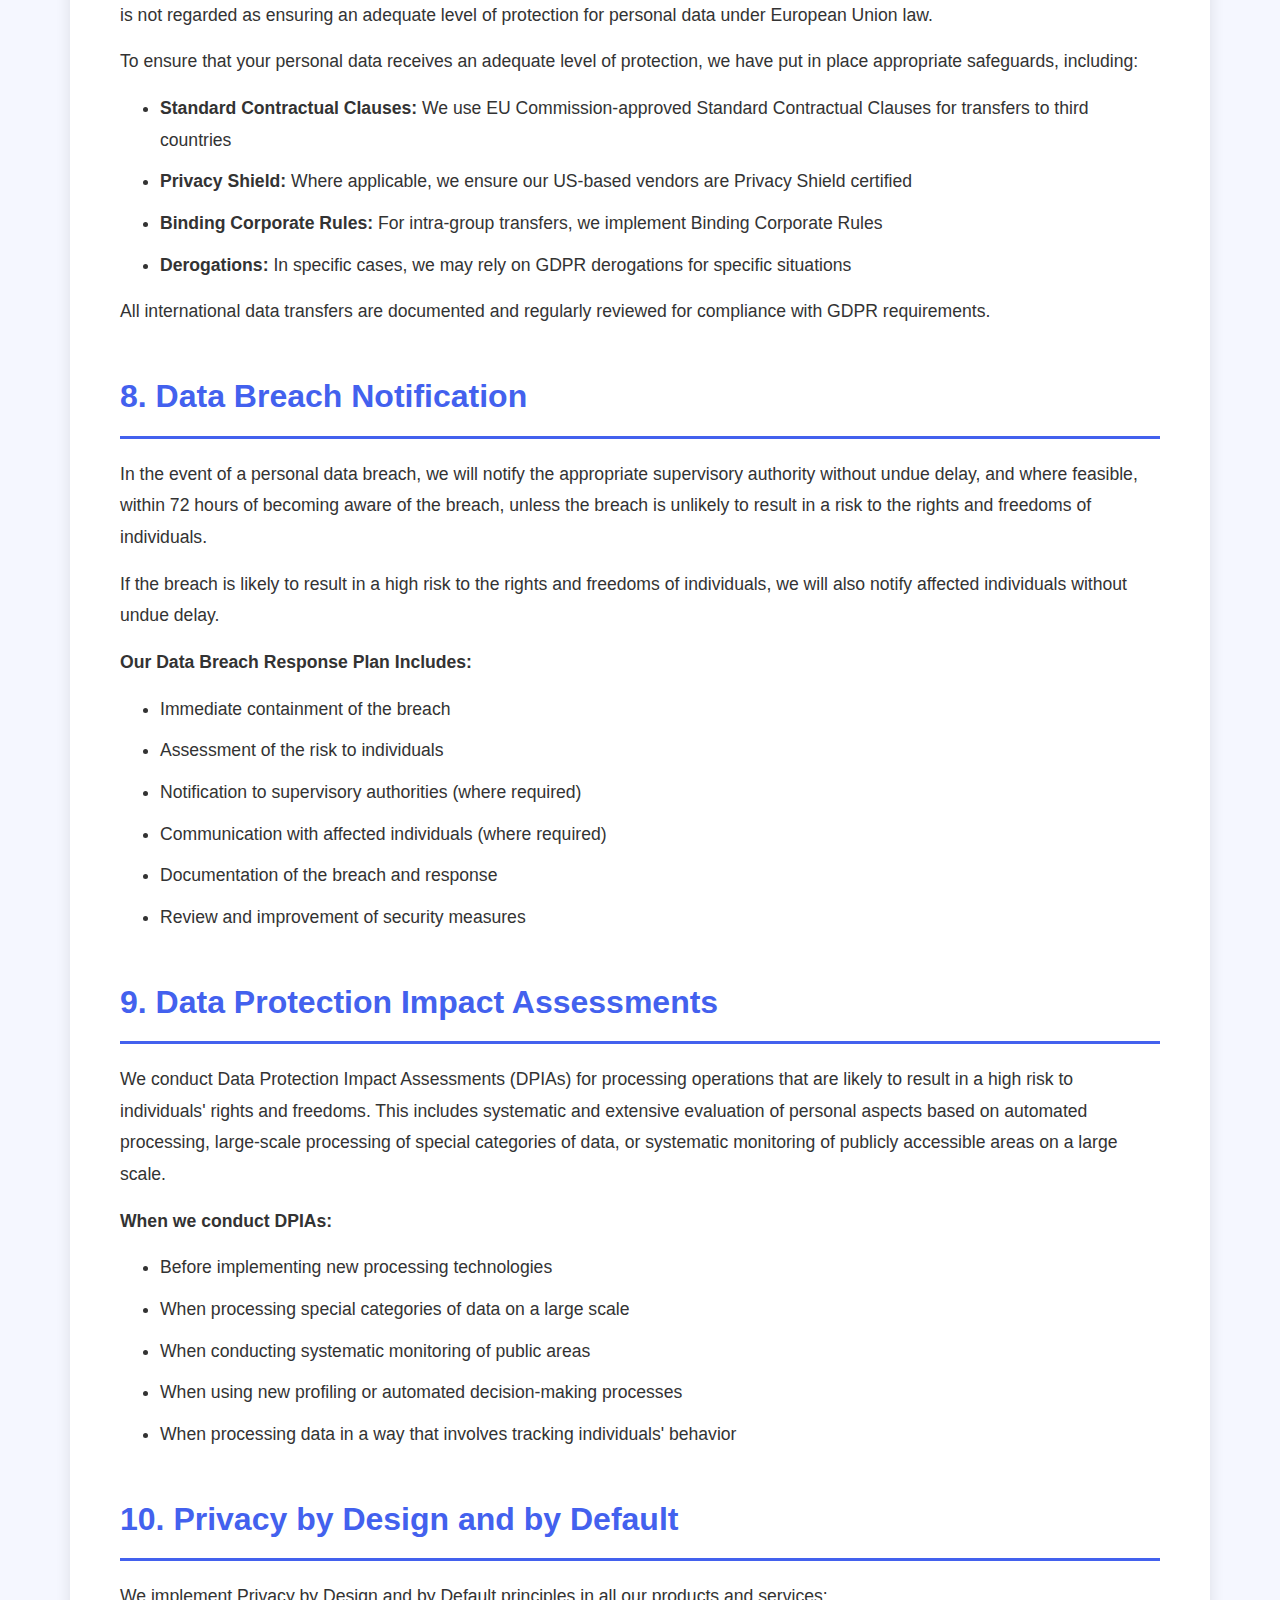
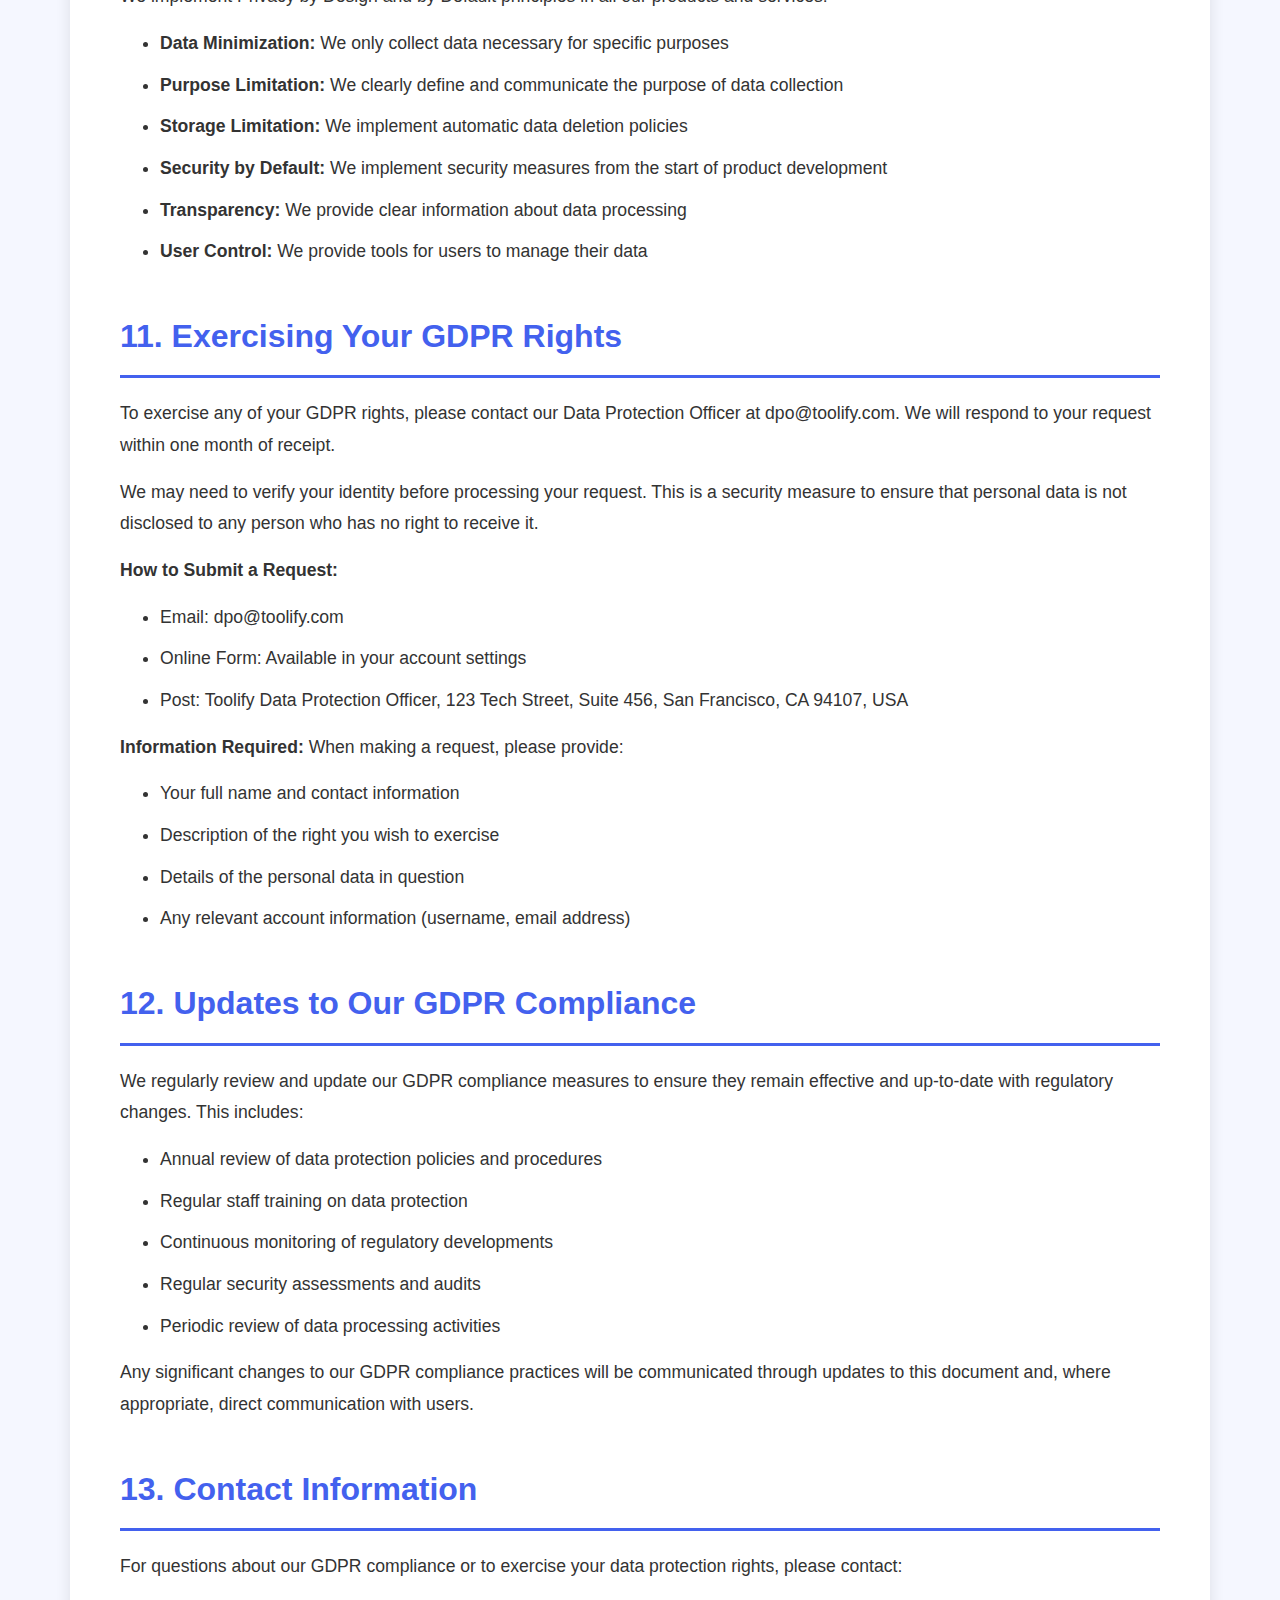
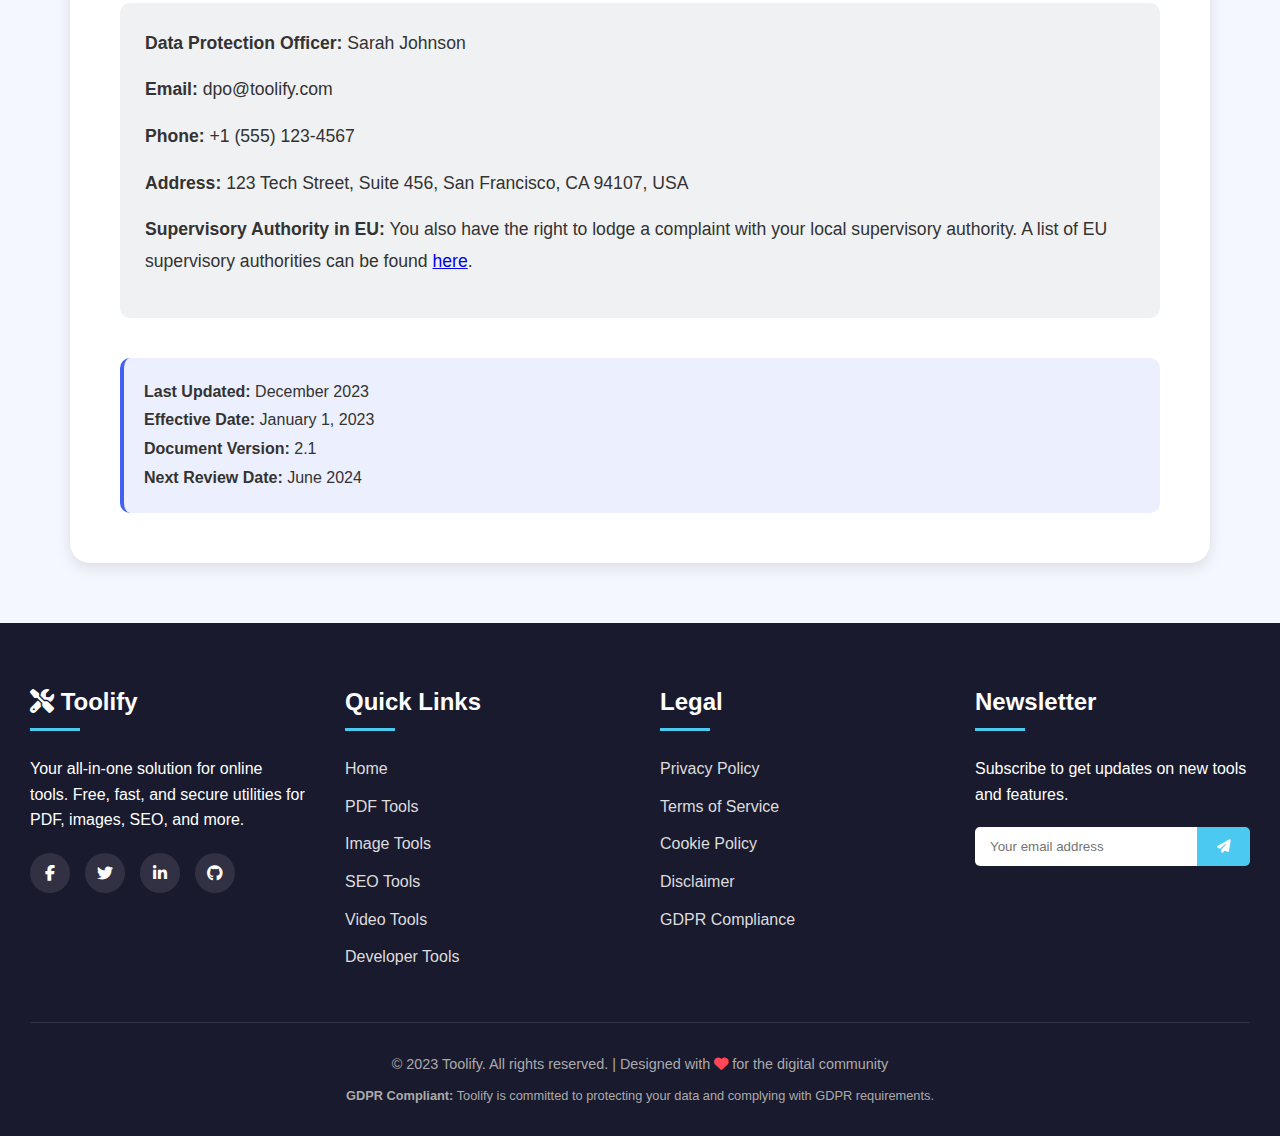
<file: gdpr-compliance.html>
<!DOCTYPE html>
<html lang="en">

<head>
    <meta charset="UTF-8">
    <meta name="viewport" content="width=device-width, initial-scale=1.0">
    <title>GDPR Compliance - Toolify | General Data Protection Regulation Compliance Statement</title>
    <meta name="description" 
          content="Toolify GDPR Compliance Statement. Learn how we comply with the General Data Protection Regulation (GDPR) for our European Union users and data protection standards.">
    <meta name="keywords" 
          content="GDPR compliance, data protection regulation, GDPR rights, EU data protection, toolify GDPR, privacy regulation, general data protection regulation, data privacy">
    <meta name="author" content="Toolify">
    <link rel="canonical" href="https://www.toolify.com/gdpr-compliance.html">
    <link rel="shortcut icon" href="images/image-removebg-preview.png" type="image/x-icon">
    <link rel="stylesheet" href="https://cdnjs.cloudflare.com/ajax/libs/font-awesome/6.4.0/css/all.min.css">
    <style>
        :root {
            --primary-color: #4361ee;
            --secondary-color: #3f37c9;
            --accent-color: #4cc9f0;
            --dark-color: #1a1a2e;
            --light-color: #f8f9fa;
            --gray-color: #6c757d;
            --gradient-bg: linear-gradient(135deg, #4361ee, #3f37c9, #4cc9f0);
            --shadow: 0 5px 15px rgba(0, 0, 0, 0.1);
            --transition: all 0.3s ease;
        }

        * {
            margin: 0;
            padding: 0;
            box-sizing: border-box;
            font-family: 'Segoe UI', Tahoma, Geneva, Verdana, sans-serif;
        }

        body {
            background-color: #f5f7ff;
            color: #333;
            line-height: 1.6;
            padding-top: 80px;
        }

        /* Top Navigation - Same as other pages */
        .top-nav {
            background: white;
            box-shadow: var(--shadow);
            position: fixed;
            top: 0;
            left: 0;
            right: 0;
            z-index: 1000;
            height: 80px;
            display: flex;
            align-items: center;
        }

        .nav-container {
            max-width: 1400px;
            width: 100%;
            margin: 0 auto;
            padding: 0 20px;
            display: flex;
            align-items: center;
            justify-content: space-between;
        }

        .logo {
            display: flex;
            align-items: center;
        }

        .logo h1 {
            font-size: 28px;
            background: var(--gradient-bg);
            -webkit-background-clip: text;
            background-clip: text;
            color: transparent;
            font-weight: 800;
        }

        .logo span {
            color: var(--accent-color);
        }

        .nav-menu {
            display: flex;
            align-items: center;
            gap: 10px;
        }

        .nav-menu ul {
            display: flex;
            list-style: none;
            gap: 5px;
        }

        .nav-menu li {
            position: relative;
        }

        .nav-menu a {
            display: flex;
            align-items: center;
            padding: 15px 20px;
            color: #333;
            text-decoration: none;
            transition: var(--transition);
            border-radius: 5px;
            font-weight: 500;
        }

        .nav-menu a:hover,
        .nav-menu a.active {
            background: rgba(67, 97, 238, 0.1);
            color: var(--primary-color);
        }

        .nav-menu i {
            margin-right: 8px;
            width: 18px;
            text-align: center;
        }

        .dropdown {
            position: relative;
        }

        .dropdown-content {
            display: none;
            position: absolute;
            top: 100%;
            left: 0;
            background: white;
            min-width: 220px;
            box-shadow: 0 10px 30px rgba(0, 0, 0, 0.15);
            border-radius: 10px;
            overflow: hidden;
            z-index: 1001;
        }

        .dropdown:hover .dropdown-content {
            display: block;
        }

        .nav-actions {
            display: flex;
            align-items: center;
            gap: 15px;
            margin-left: 20px;
        }

        .search-container {
            position: relative;
        }

        .search-box {
            padding: 10px 20px;
            padding-right: 50px;
            border: 2px solid #e0e0e0;
            border-radius: 50px;
            font-size: 14px;
            width: 250px;
            transition: var(--transition);
        }

        .search-box:focus {
            outline: none;
            border-color: var(--primary-color);
            width: 300px;
        }

        .search-button {
            position: absolute;
            right: 10px;
            top: 50%;
            transform: translateY(-50%);
            background: none;
            border: none;
            color: var(--gray-color);
            cursor: pointer;
            font-size: 16px;
        }

        .theme-toggle {
            background: none;
            border: none;
            font-size: 20px;
            color: var(--gray-color);
            cursor: pointer;
            transition: var(--transition);
            width: 40px;
            height: 40px;
            border-radius: 50%;
            display: flex;
            align-items: center;
            justify-content: center;
        }

        .mobile-menu-toggle {
            display: none;
            background: none;
            border: none;
            font-size: 24px;
            color: var(--dark-color);
            cursor: pointer;
            padding: 10px;
            border-radius: 5px;
        }

        /* Main Content */
        .legal-header {
            text-align: center;
            padding: 60px 20px;
            background: linear-gradient(135deg, #7209b7, #560bad);
            color: white;
            border-radius: 0 0 30px 30px;
            margin-bottom: 40px;
        }

        .legal-header h1 {
            font-size: 3.5rem;
            margin-bottom: 20px;
            position: relative;
            z-index: 1;
            text-shadow: 0 2px 10px rgba(0, 0, 0, 0.1);
        }

        .legal-header p {
            font-size: 1.3rem;
            max-width: 800px;
            margin: 0 auto;
            opacity: 0.95;
        }

        /* Legal Content */
        .legal-container {
            max-width: 1200px;
            margin: 0 auto 60px;
            padding: 0 30px;
        }

        .legal-content {
            background: white;
            padding: 50px;
            border-radius: 20px;
            box-shadow: var(--shadow);
            line-height: 1.8;
        }

        .legal-section {
            margin-bottom: 40px;
        }

        .legal-section h2 {
            color: var(--primary-color);
            font-size: 2rem;
            margin-bottom: 20px;
            padding-bottom: 10px;
            border-bottom: 3px solid var(--primary-color);
        }

        .legal-section h3 {
            color: var(--dark-color);
            font-size: 1.5rem;
            margin: 25px 0 15px;
        }

        .legal-section p {
            margin-bottom: 15px;
            font-size: 1.1rem;
        }

        .legal-section ul, .legal-section ol {
            margin: 15px 0 15px 40px;
        }

        .legal-section li {
            margin-bottom: 10px;
            font-size: 1.1rem;
        }

        .gdpr-principle {
            background: rgba(67, 97, 238, 0.05);
            padding: 20px;
            border-radius: 10px;
            margin: 15px 0;
            border-left: 4px solid var(--primary-color);
        }

        .rights-box {
            background: rgba(76, 201, 240, 0.1);
            padding: 25px;
            border-radius: 10px;
            margin: 20px 0;
            border-left: 4px solid var(--accent-color);
        }

        .compliance-checklist {
            background: rgba(40, 167, 69, 0.1);
            padding: 20px;
            border-radius: 10px;
            margin: 20px 0;
            border-left: 4px solid #28a745;
        }

        .last-updated {
            background: rgba(67, 97, 238, 0.1);
            padding: 20px;
            border-radius: 10px;
            margin-top: 40px;
            border-left: 4px solid var(--primary-color);
        }

        .contact-box {
            background: rgba(108, 117, 125, 0.1);
            padding: 25px;
            border-radius: 10px;
            margin: 20px 0;
        }

        /* Footer */
        .footer {
            background: var(--dark-color);
            color: white;
            padding: 60px 30px 30px;
            margin-top: auto;
        }

        .footer-content {
            display: grid;
            grid-template-columns: repeat(auto-fit, minmax(250px, 1fr));
            gap: 40px;
            margin-bottom: 40px;
        }

        .footer-section h3 {
            font-size: 1.5rem;
            margin-bottom: 25px;
            position: relative;
            padding-bottom: 10px;
        }

        .footer-section h3:after {
            content: '';
            position: absolute;
            bottom: 0;
            left: 0;
            width: 50px;
            height: 3px;
            background: var(--accent-color);
        }

        .footer-links {
            list-style: none;
        }

        .footer-links li {
            margin-bottom: 12px;
        }

        .footer-links a {
            color: #ddd;
            text-decoration: none;
            transition: var(--transition);
        }

        .footer-links a:hover {
            color: var(--accent-color);
            padding-left: 5px;
        }

        .newsletter-form {
            display: flex;
            margin-top: 20px;
        }

        .newsletter-form input {
            flex: 1;
            padding: 12px 15px;
            border: none;
            border-radius: 5px 0 0 5px;
        }

        .newsletter-form button {
            background: var(--accent-color);
            color: white;
            border: none;
            padding: 12px 20px;
            border-radius: 0 5px 5px 0;
            cursor: pointer;
            transition: var(--transition);
        }

        .newsletter-form button:hover {
            background: #3aa8d0;
        }

        .footer-bottom {
            text-align: center;
            padding-top: 30px;
            border-top: 1px solid rgba(255, 255, 255, 0.1);
            color: #aaa;
            font-size: 0.9rem;
        }

        .social-icons {
            display: flex;
            gap: 15px;
            margin-top: 20px;
        }

        .social-icons a {
            display: inline-flex;
            align-items: center;
            justify-content: center;
            width: 40px;
            height: 40px;
            background: rgba(255, 255, 255, 0.1);
            border-radius: 50%;
            color: white;
            text-decoration: none;
            transition: var(--transition);
        }

        .social-icons a:hover {
            background: var(--accent-color);
            transform: translateY(-3px);
        }

        /* Responsive Design */
        @media (max-width: 992px) {
            .mobile-menu-toggle {
                display: block;
            }

            .nav-menu {
                position: fixed;
                top: 80px;
                left: 0;
                right: 0;
                background: white;
                flex-direction: column;
                padding: 20px;
                box-shadow: 0 10px 20px rgba(0, 0, 0, 0.1);
                transform: translateY(-100%);
                opacity: 0;
                visibility: hidden;
                transition: var(--transition);
                z-index: 999;
                height: auto;
                max-height: calc(100vh - 80px);
                overflow-y: auto;
            }

            .nav-menu.active {
                transform: translateY(0);
                opacity: 1;
                visibility: visible;
            }

            .nav-menu ul {
                flex-direction: column;
                width: 100%;
                gap: 5px;
            }

            .nav-menu li {
                width: 100%;
            }

            .nav-menu a {
                padding: 15px;
                width: 100%;
                border-radius: 5px;
                justify-content: flex-start;
                font-size: 16px;
            }

            .nav-actions {
                margin-left: 0;
                margin-top: 15px;
                width: 100%;
            }

            .search-container {
                width: 100%;
            }

            .search-box {
                width: 100%;
            }

            .search-box:focus {
                width: 100%;
            }

            .legal-header h1 {
                font-size: 2.8rem;
            }

            .legal-content {
                padding: 30px;
            }
        }

        @media (max-width: 768px) {
            body {
                padding-top: 70px;
            }

            .top-nav {
                height: 70px;
            }

            .nav-menu {
                top: 70px;
                max-height: calc(100vh - 70px);
            }

            .legal-header {
                padding: 40px 20px;
            }

            .legal-header h1 {
                font-size: 2.3rem;
            }

            .legal-header p {
                font-size: 1.1rem;
            }

            .legal-container {
                padding: 0 20px;
            }

            .legal-content {
                padding: 25px;
            }

            .legal-section h2 {
                font-size: 1.7rem;
            }

            .legal-section h3 {
                font-size: 1.3rem;
            }
        }

        @media (max-width: 480px) {
            .legal-header h1 {
                font-size: 1.9rem;
            }

            .legal-content {
                padding: 20px;
            }

            .legal-section h2 {
                font-size: 1.5rem;
            }

            .legal-section p, .legal-section li {
                font-size: 1rem;
            }
        }
    </style>
</head>

<body>
    <!-- Top Navigation -->
    <nav class="top-nav">
        <div class="nav-container">
            <div class="logo">
                <a href="index.html" style="text-decoration: none;">
                    <h1><i class="fas fa-tools"></i> Tool<span>ify</span></h1>
                </a>
            </div>

            <button class="mobile-menu-toggle" id="mobileMenuToggle">
                <i class="fas fa-bars"></i>
            </button>

            <div class="nav-menu" id="navMenu">
                <ul>
                    <li><a href="index.html"><i class="fas fa-home"></i> Home</a></li>
                    <li class="dropdown" id="pdfDropdown">
                        <a href="#"><i class="fas fa-file-pdf"></i> PDF Tools</a>
                       
                    </li>
                    <li class="dropdown" id="seoDropdown">
                        <a href="#"><i class="fas fa-search"></i> SEO Tools</a>
                    </li>
                     <li><a href="about.html" ><i class="fa-solid fa-address-card"></i>About</a></li>
                 <li><a href="contact.html" ><i class="fas fa-phone"></i>Contact</a></li>
                </ul>
                <div class="nav-actions">
                    <div class="search-container">
                        <input type="text" class="search-box" placeholder="Search tools...">
                        <button class="search-button">
                            <i class="fas fa-search"></i>
                        </button>
                    </div>
                    <button class="theme-toggle" id="themeToggle">
                        <i class="fas fa-moon"></i>
                    </button>
                </div>
            </div>
        </div>
    </nav>

    <!-- Legal Header -->
    <header class="legal-header">
        <div class="legal-container">
            <h1>GDPR Compliance Statement</h1>
            <p>How Toolify complies with the General Data Protection Regulation (GDPR) for our European Union users.</p>
        </div>
    </header>

    <!-- Legal Content -->
    <main class="legal-container">
        <article class="legal-content">
            <div class="legal-section">
                <h2>1. Introduction to GDPR</h2>
                <p>The General Data Protection Regulation (GDPR) is a regulation in EU law on data protection and privacy for all individuals within the European Union (EU) and the European Economic Area (EEA). It also addresses the export of personal data outside the EU and EEA areas. The GDPR aims primarily to give control to individuals over their personal data and to simplify the regulatory environment for international business by unifying the regulation within the EU.</p>
                
                <p>At Toolify, we are committed to complying with the GDPR and protecting the privacy and personal data of our users. This document outlines our approach to GDPR compliance and the rights of our users under this regulation.</p>
                
                <p><strong>Key GDPR Principles:</strong></p>
                <div class="gdpr-principle">
                    <p><strong>Lawfulness, fairness, and transparency:</strong> Processing must be lawful, fair, and transparent to the data subject.</p>
                </div>
                <div class="gdpr-principle">
                    <p><strong>Purpose limitation:</strong> You must process data for the legitimate purposes specified explicitly to the data subject when you collected it.</p>
                </div>
                <div class="gdpr-principle">
                    <p><strong>Data minimization:</strong> You should collect and process only as much data as absolutely necessary for the purposes specified.</p>
                </div>
                <div class="gdpr-principle">
                    <p><strong>Accuracy:</strong> You must keep personal data accurate and up to date.</p>
                </div>
                <div class="gdpr-principle">
                    <p><strong>Storage limitation:</strong> You may only store personally identifying data for as long as necessary for the specified purpose.</p>
                </div>
                <div class="gdpr-principle">
                    <p><strong>Integrity and confidentiality:</strong> Processing must be done in such a way as to ensure appropriate security, integrity, and confidentiality (e.g., by using encryption).</p>
                </div>
            </div>

            <div class="legal-section">
                <h2>2. Our Commitment to GDPR Compliance</h2>
                <p>Toolify is committed to:</p>
                
                <ul>
                    <li>Ensuring that personal data is processed lawfully, fairly, and transparently</li>
                    <li>Collecting personal data only for specified, explicit, and legitimate purposes</li>
                    <li>Ensuring that personal data is adequate, relevant, and limited to what is necessary</li>
                    <li>Keeping personal data accurate and up to date</li>
                    <li>Storing personal data only for as long as necessary</li>
                    <li>Ensuring appropriate security, integrity, and confidentiality of personal data</li>
                </ul>
                
                <div class="compliance-checklist">
                    <h3>Our GDPR Compliance Checklist:</h3>
                    <ul>
                        <li>✓ Data Protection Officer appointed</li>
                        <li>✓ Data Processing Agreements with all vendors</li>
                        <li>✓ Privacy by Design implemented</li>
                        <li>✓ Data Protection Impact Assessments conducted</li>
                        <li>✓ Data breach notification procedures established</li>
                        <li>✓ User rights procedures implemented</li>
                        <li>✓ International data transfer safeguards in place</li>
                        <li>✓ Regular staff training on data protection</li>
                        <li>✓ Data retention policies established</li>
                        <li>✓ Security measures implemented (encryption, access controls)</li>
                    </ul>
                </div>
            </div>

            <div class="legal-section">
                <h2>3. Lawful Basis for Processing</h2>
                <p>Under GDPR, we must have a lawful basis for processing personal data. For Toolify users, our lawful bases include:</p>
                
                <ul>
                    <li><strong>Consent:</strong> Where you have given clear consent for us to process your personal data for a specific purpose</li>
                    <li><strong>Contract:</strong> Where processing is necessary for a contract we have with you, or because you have asked us to take specific steps before entering into a contract</li>
                    <li><strong>Legal Obligation:</strong> Where processing is necessary for us to comply with the law</li>
                    <li><strong>Legitimate Interests:</strong> Where processing is necessary for our legitimate interests or the legitimate interests of a third party, unless there is a good reason to protect your personal data which overrides those legitimate interests</li>
                </ul>
                
                <p>For each type of data processing we conduct, we have documented the lawful basis. This documentation is regularly reviewed and updated as necessary.</p>
            </div>

            <div class="legal-section">
                <h2>4. Your Rights Under GDPR</h2>
                <p>As an EU citizen, you have specific rights under the GDPR:</p>
                
                <div class="rights-box">
                    <h3>Right to Access</h3>
                    <p>You have the right to request copies of your personal data. We may charge a small fee for this service.</p>
                </div>
                
                <div class="rights-box">
                    <h3>Right to Rectification</h3>
                    <p>You have the right to request that we correct any information you believe is inaccurate. You also have the right to request that we complete information you believe is incomplete.</p>
                </div>
                
                <div class="rights-box">
                    <h3>Right to Erasure</h3>
                    <p>You have the right to request that we erase your personal data, under certain conditions.</p>
                </div>
                
                <div class="rights-box">
                    <h3>Right to Restrict Processing</h3>
                    <p>You have the right to request that we restrict the processing of your personal data, under certain conditions.</p>
                </div>
                
                <div class="rights-box">
                    <h3>Right to Object to Processing</h3>
                    <p>You have the right to object to our processing of your personal data, under certain conditions.</p>
                </div>
                
                <div class="rights-box">
                    <h3>Right to Data Portability</h3>
                    <p>You have the right to request that we transfer the data that we have collected to another organization, or directly to you, under certain conditions.</p>
                </div>
                
                <div class="rights-box">
                    <h3>Right to Withdraw Consent</h3>
                    <p>Where we rely on consent as the legal basis for processing, you have the right to withdraw your consent at any time.</p>
                </div>
                
                <div class="rights-box">
                    <h3>Right to Lodge a Complaint</h3>
                    <p>You have the right to lodge a complaint with a supervisory authority if you believe our processing of your personal data infringes the GDPR.</p>
                </div>
            </div>

            <div class="legal-section">
                <h2>5. Data Protection Officer</h2>
                <p>Toolify has appointed a Data Protection Officer (DPO) to oversee our data protection strategy and GDPR compliance. Our DPO is responsible for:</p>
                
                <ul>
                    <li>Informing and advising us about our GDPR obligations</li>
                    <li>Monitoring compliance with the GDPR and other data protection laws</li>
                    <li>Providing advice where requested regarding Data Protection Impact Assessments</li>
                    <li>Acting as a contact point for data subjects and the supervisory authority</li>
                </ul>
                
                <div class="contact-box">
                    <p><strong>Data Protection Officer Contact Information:</strong></p>
                    <p>Name: Sarah Johnson</p>
                    <p>Email: dpo@toolify.com</p>
                    <p>Phone: +1 (555) 123-4567 (Extension: 101)</p>
                    <p>Address: 123 Tech Street, Suite 456, San Francisco, CA 94107, USA</p>
                    <p>Response Time: We aim to respond to all DPO inquiries within 48 hours</p>
                </div>
            </div>

            <div class="legal-section">
                <h2>6. Data Processing Agreements</h2>
                <p>We have Data Processing Agreements (DPAs) in place with all third-party service providers who process personal data on our behalf. These agreements ensure that these providers:</p>
                
                <ul>
                    <li>Only process personal data according to our instructions</li>
                    <li>Implement appropriate technical and organizational security measures</li>
                    <li>Assist us in complying with GDPR obligations</li>
                    <li>Notify us of any data breaches</li>
                    <li>Delete or return personal data at the end of the contract</li>
                </ul>
                
                <p>Our key data processors include:</p>
                <ul>
                    <li><strong>Cloud Service Providers:</strong> Amazon Web Services, Google Cloud Platform</li>
                    <li><strong>Analytics Providers:</strong> Google Analytics, Hotjar</li>
                    <li><strong>Email Service Providers:</strong> SendGrid, Mailchimp</li>
                    <li><strong>Payment Processors:</strong> Stripe, PayPal</li>
                    <li><strong>Customer Support:</strong> Zendesk, Intercom</li>
                </ul>
            </div>

            <div class="legal-section">
                <h2>7. International Data Transfers</h2>
                <p>Toolify is based in the United States, which means your personal data may be transferred to, stored, and processed in a country that is not regarded as ensuring an adequate level of protection for personal data under European Union law.</p>
                
                <p>To ensure that your personal data receives an adequate level of protection, we have put in place appropriate safeguards, including:</p>
                
                <ul>
                    <li><strong>Standard Contractual Clauses:</strong> We use EU Commission-approved Standard Contractual Clauses for transfers to third countries</li>
                    <li><strong>Privacy Shield:</strong> Where applicable, we ensure our US-based vendors are Privacy Shield certified</li>
                    <li><strong>Binding Corporate Rules:</strong> For intra-group transfers, we implement Binding Corporate Rules</li>
                    <li><strong>Derogations:</strong> In specific cases, we may rely on GDPR derogations for specific situations</li>
                </ul>
                
                <p>All international data transfers are documented and regularly reviewed for compliance with GDPR requirements.</p>
            </div>

            <div class="legal-section">
                <h2>8. Data Breach Notification</h2>
                <p>In the event of a personal data breach, we will notify the appropriate supervisory authority without undue delay, and where feasible, within 72 hours of becoming aware of the breach, unless the breach is unlikely to result in a risk to the rights and freedoms of individuals.</p>
                
                <p>If the breach is likely to result in a high risk to the rights and freedoms of individuals, we will also notify affected individuals without undue delay.</p>
                
                <p><strong>Our Data Breach Response Plan Includes:</strong></p>
                <ul>
                    <li>Immediate containment of the breach</li>
                    <li>Assessment of the risk to individuals</li>
                    <li>Notification to supervisory authorities (where required)</li>
                    <li>Communication with affected individuals (where required)</li>
                    <li>Documentation of the breach and response</li>
                    <li>Review and improvement of security measures</li>
                </ul>
            </div>

            <div class="legal-section">
                <h2>9. Data Protection Impact Assessments</h2>
                <p>We conduct Data Protection Impact Assessments (DPIAs) for processing operations that are likely to result in a high risk to individuals' rights and freedoms. This includes systematic and extensive evaluation of personal aspects based on automated processing, large-scale processing of special categories of data, or systematic monitoring of publicly accessible areas on a large scale.</p>
                
                <p><strong>When we conduct DPIAs:</strong></p>
                <ul>
                    <li>Before implementing new processing technologies</li>
                    <li>When processing special categories of data on a large scale</li>
                    <li>When conducting systematic monitoring of public areas</li>
                    <li>When using new profiling or automated decision-making processes</li>
                    <li>When processing data in a way that involves tracking individuals' behavior</li>
                </ul>
            </div>

            <div class="legal-section">
                <h2>10. Privacy by Design and by Default</h2>
                <p>We implement Privacy by Design and by Default principles in all our products and services:</p>
                
                <ul>
                    <li><strong>Data Minimization:</strong> We only collect data necessary for specific purposes</li>
                    <li><strong>Purpose Limitation:</strong> We clearly define and communicate the purpose of data collection</li>
                    <li><strong>Storage Limitation:</strong> We implement automatic data deletion policies</li>
                    <li><strong>Security by Default:</strong> We implement security measures from the start of product development</li>
                    <li><strong>Transparency:</strong> We provide clear information about data processing</li>
                    <li><strong>User Control:</strong> We provide tools for users to manage their data</li>
                </ul>
            </div>

            <div class="legal-section">
                <h2>11. Exercising Your GDPR Rights</h2>
                <p>To exercise any of your GDPR rights, please contact our Data Protection Officer at dpo@toolify.com. We will respond to your request within one month of receipt.</p>
                
                <p>We may need to verify your identity before processing your request. This is a security measure to ensure that personal data is not disclosed to any person who has no right to receive it.</p>
                
                <p><strong>How to Submit a Request:</strong></p>
                <ul>
                    <li>Email: dpo@toolify.com</li>
                    <li>Online Form: Available in your account settings</li>
                    <li>Post: Toolify Data Protection Officer, 123 Tech Street, Suite 456, San Francisco, CA 94107, USA</li>
                </ul>
                
                <p><strong>Information Required:</strong> When making a request, please provide:</p>
                <ul>
                    <li>Your full name and contact information</li>
                    <li>Description of the right you wish to exercise</li>
                    <li>Details of the personal data in question</li>
                    <li>Any relevant account information (username, email address)</li>
                </ul>
            </div>

            <div class="legal-section">
                <h2>12. Updates to Our GDPR Compliance</h2>
                <p>We regularly review and update our GDPR compliance measures to ensure they remain effective and up-to-date with regulatory changes. This includes:</p>
                
                <ul>
                    <li>Annual review of data protection policies and procedures</li>
                    <li>Regular staff training on data protection</li>
                    <li>Continuous monitoring of regulatory developments</li>
                    <li>Regular security assessments and audits</li>
                    <li>Periodic review of data processing activities</li>
                </ul>
                
                <p>Any significant changes to our GDPR compliance practices will be communicated through updates to this document and, where appropriate, direct communication with users.</p>
            </div>

            <div class="legal-section">
                <h2>13. Contact Information</h2>
                <p>For questions about our GDPR compliance or to exercise your data protection rights, please contact:</p>
                
                <div class="contact-box">
                    <p><strong>Data Protection Officer:</strong> Sarah Johnson</p>
                    <p><strong>Email:</strong> dpo@toolify.com</p>
                    <p><strong>Phone:</strong> +1 (555) 123-4567</p>
                    <p><strong>Address:</strong> 123 Tech Street, Suite 456, San Francisco, CA 94107, USA</p>
                    <p><strong>Supervisory Authority in EU:</strong> You also have the right to lodge a complaint with your local supervisory authority. A list of EU supervisory authorities can be found <a href="https://edpb.europa.eu/about-edpb/board/members_en" target="_blank" rel="noopener">here</a>.</p>
                </div>
            </div>

            <div class="last-updated">
                <p><strong>Last Updated:</strong> December 2023</p>
                <p><strong>Effective Date:</strong> January 1, 2023</p>
                <p><strong>Document Version:</strong> 2.1</p>
                <p><strong>Next Review Date:</strong> June 2024</p>
            </div>
        </article>
    </main>

    <!-- Footer -->
    <footer class="footer">
        <div class="footer-content">
            <div class="footer-section">
                <h3><i class="fas fa-tools"></i> Toolify</h3>
                <p>Your all-in-one solution for online tools. Free, fast, and secure utilities for PDF, images, SEO, and more.</p>
                <div class="social-icons">
                    <a href="#"><i class="fab fa-facebook-f"></i></a>
                    <a href="#"><i class="fab fa-twitter"></i></a>
                    <a href="#"><i class="fab fa-linkedin-in"></i></a>
                    <a href="#"><i class="fab fa-github"></i></a>
                </div>
            </div>
            <div class="footer-section">
                <h3>Quick Links</h3>
                <ul class="footer-links">
                    <li><a href="index.html">Home</a></li>
                    <li><a href="#">PDF Tools</a></li>
                    <li><a href="#">Image Tools</a></li>
                    <li><a href="#">SEO Tools</a></li>
                    <li><a href="#">Video Tools</a></li>
                    <li><a href="#">Developer Tools</a></li>
                </ul>
            </div>
            <div class="footer-section">
                <h3>Legal</h3>
                <ul class="footer-links">
                    <li><a href="privacy-policy.html">Privacy Policy</a></li>
                    <li><a href="terms-of-service.html">Terms of Service</a></li>
                    <li><a href="cookie-policy.html">Cookie Policy</a></li>
                    <li><a href="disclaimer.html">Disclaimer</a></li>
                    <li><a href="gdpr-compliance.html" class="active">GDPR Compliance</a></li>
                </ul>
            </div>
            <div class="footer-section">
                <h3>Newsletter</h3>
                <p>Subscribe to get updates on new tools and features.</p>
                <form class="newsletter-form">
                    <input type="email" placeholder="Your email address" required>
                    <button type="submit"><i class="fas fa-paper-plane"></i></button>
                </form>
            </div>
        </div>
        <div class="footer-bottom">
            <p>&copy; 2023 Toolify. All rights reserved. | Designed with <i class="fas fa-heart" style="color: #ff4757;"></i> for the digital community</p>
            <p style="margin-top: 10px; font-size: 0.8rem;">
                <strong>GDPR Compliant:</strong> Toolify is committed to protecting your data and complying with GDPR requirements.
            </p>
        </div>
    </footer>

    <script>
        // Mobile menu functionality
        const mobileMenuToggle = document.getElementById('mobileMenuToggle');
        const navMenu = document.getElementById('navMenu');
        const themeToggle = document.getElementById('themeToggle');

        mobileMenuToggle.addEventListener('click', () => {
            navMenu.classList.toggle('active');
            
            const menuIcon = mobileMenuToggle.querySelector('i');
            if (navMenu.classList.contains('active')) {
                menuIcon.className = 'fas fa-times';
            } else {
                menuIcon.className = 'fas fa-bars';
            }
        });

        // Close menu when clicking outside
        document.addEventListener('click', (e) => {
            if (!navMenu.contains(e.target) && 
                !mobileMenuToggle.contains(e.target) && 
                navMenu.classList.contains('active')) {
                navMenu.classList.remove('active');
                mobileMenuToggle.querySelector('i').className = 'fas fa-bars';
            }
        });

        // Close menu when clicking on a link
        const navLinks = navMenu.querySelectorAll('a');
        navLinks.forEach(link => {
            link.addEventListener('click', () => {
                if (window.innerWidth <= 992) {
                    navMenu.classList.remove('active');
                    mobileMenuToggle.querySelector('i').className = 'fas fa-bars';
                }
            });
        });


        // Add active class to current page in nav
        const currentPage = window.location.pathname.split('/').pop();
        navLinks.forEach(link => {
            const linkPage = link.getAttribute('href');
            if (linkPage === currentPage || 
                (currentPage === '' && linkPage === 'index.html')) {
                link.classList.add('active');
            }
        });

        // Handle window resize
        window.addEventListener('resize', () => {
            if (window.innerWidth > 992) {
                navMenu.classList.remove('active');
                mobileMenuToggle.querySelector('i').className = 'fas fa-bars';
            }
        });

        // Search functionality
        const searchButton = document.querySelector('.search-button');
        const searchBox = document.querySelector('.search-box');
        
        searchButton.addEventListener('click', () => {
            const searchTerm = searchBox.value.trim();
            if (searchTerm) {
                alert(`Searching for: ${searchTerm}`);
                // In a real implementation, you would redirect to search results
                // window.location.href = `/search?q=${encodeURIComponent(searchTerm)}`;
            }
        });

        searchBox.addEventListener('keypress', (e) => {
            if (e.key === 'Enter') {
                searchButton.click();
            }
        });

        // GDPR consent management
        const gdprConsent = localStorage.getItem('gdprConsent');
        if (!gdprConsent) {
            setTimeout(() => {
                const gdprModal = document.createElement('div');
                gdprModal.innerHTML = `
                    <div style="position: fixed; top: 0; left: 0; right: 0; bottom: 0; background: rgba(0,0,0,0.7); z-index: 2000; display: flex; align-items: center; justify-content: center;">
                        <div style="background: white; padding: 30px; border-radius: 10px; max-width: 500px; width: 90%; max-height: 80vh; overflow-y: auto;">
                            <h3 style="color: #4361ee; margin-bottom: 20px;">GDPR Consent</h3>
                            <p style="margin-bottom: 15px;">We use cookies and similar technologies to provide our services. Some are essential for the site to work, while others help us improve the user experience.</p>
                            <div style="margin: 20px 0;">
                                <label style="display: block; margin-bottom: 10px;">
                                    <input type="checkbox" id="essentialCookies" checked disabled> Essential Cookies (Required)
                                </label>
                                <label style="display: block; margin-bottom: 10px;">
                                    <input type="checkbox" id="analyticsCookies"> Analytics Cookies
                                </label>
                                <label style="display: block; margin-bottom: 10px;">
                                    <input type="checkbox" id="marketingCookies"> Marketing Cookies
                                </label>
                            </div>
                            <div style="display: flex; gap: 10px; margin-top: 20px;">
                                <button id="acceptAll" style="padding: 10px 20px; background: #4361ee; color: white; border: none; border-radius: 5px; cursor: pointer;">Accept All</button>
                                <button id="savePreferences" style="padding: 10px 20px; background: #6c757d; color: white; border: none; border-radius: 5px; cursor: pointer;">Save Preferences</button>
                                <button id="rejectAll" style="padding: 10px 20px; background: #dc3545; color: white; border: none; border-radius: 5px; cursor: pointer;">Reject Non-Essential</button>
                            </div>
                            <p style="margin-top: 15px; font-size: 0.9rem; color: #666;">
                                <a href="cookie-policy.html" style="color: #4361ee;">Learn more about our cookies</a>
                            </p>
                        </div>
                    </div>
                `;
                document.body.appendChild(gdprModal);

                const acceptAll = document.getElementById('acceptAll');
                const savePreferences = document.getElementById('savePreferences');
                const rejectAll = document.getElementById('rejectAll');
                const analyticsCookies = document.getElementById('analyticsCookies');
                const marketingCookies = document.getElementById('marketingCookies');

                acceptAll.addEventListener('click', () => {
                    localStorage.setItem('gdprConsent', 'all');
                    localStorage.setItem('analyticsCookies', 'true');
                    localStorage.setItem('marketingCookies', 'true');
                    document.body.removeChild(gdprModal);
                });

                savePreferences.addEventListener('click', () => {
                    localStorage.setItem('gdprConsent', 'custom');
                    localStorage.setItem('analyticsCookies', analyticsCookies.checked ? 'true' : 'false');
                    localStorage.setItem('marketingCookies', marketingCookies.checked ? 'true' : 'false');
                    document.body.removeChild(gdprModal);
                });

                rejectAll.addEventListener('click', () => {
                    localStorage.setItem('gdprConsent', 'essential');
                    localStorage.setItem('analyticsCookies', 'false');
                    localStorage.setItem('marketingCookies', 'false');
                    document.body.removeChild(gdprModal);
                });
            }, 1000);
        }
    </script>
</body>

</html>
</file>
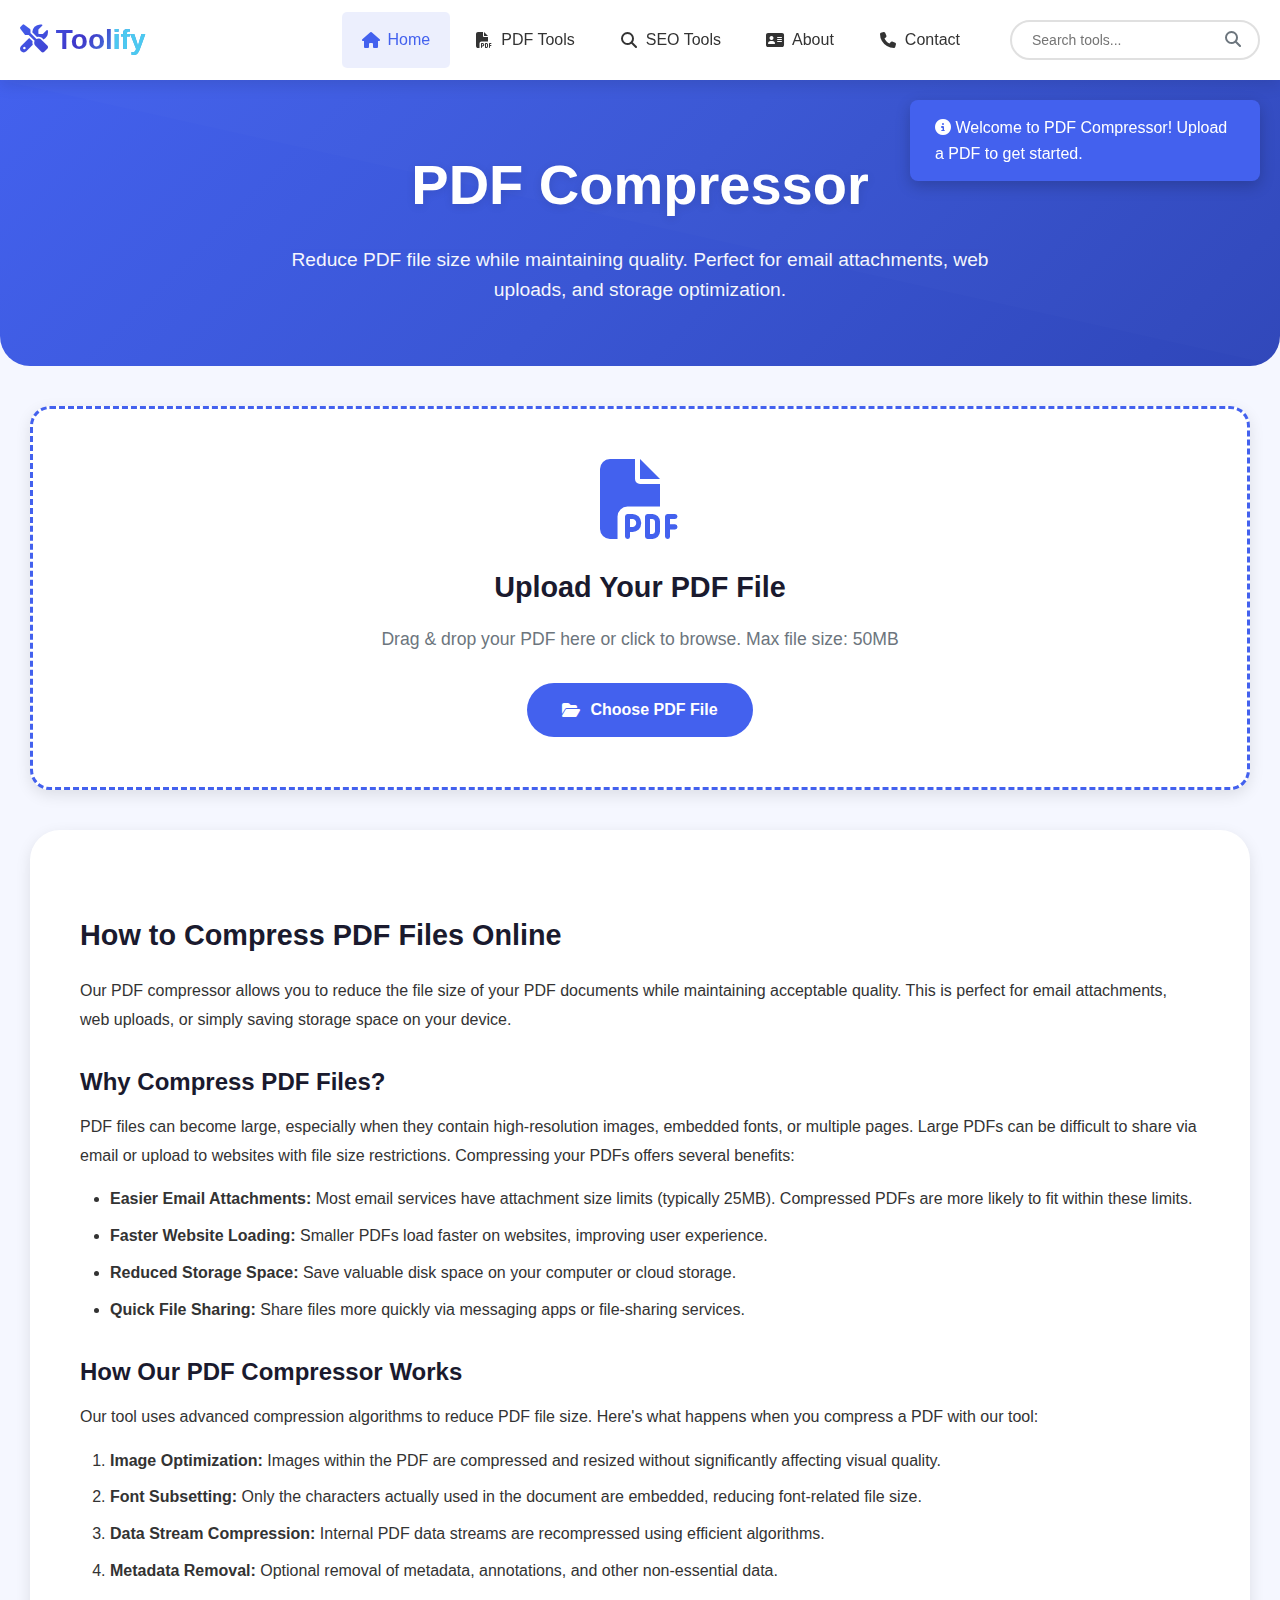
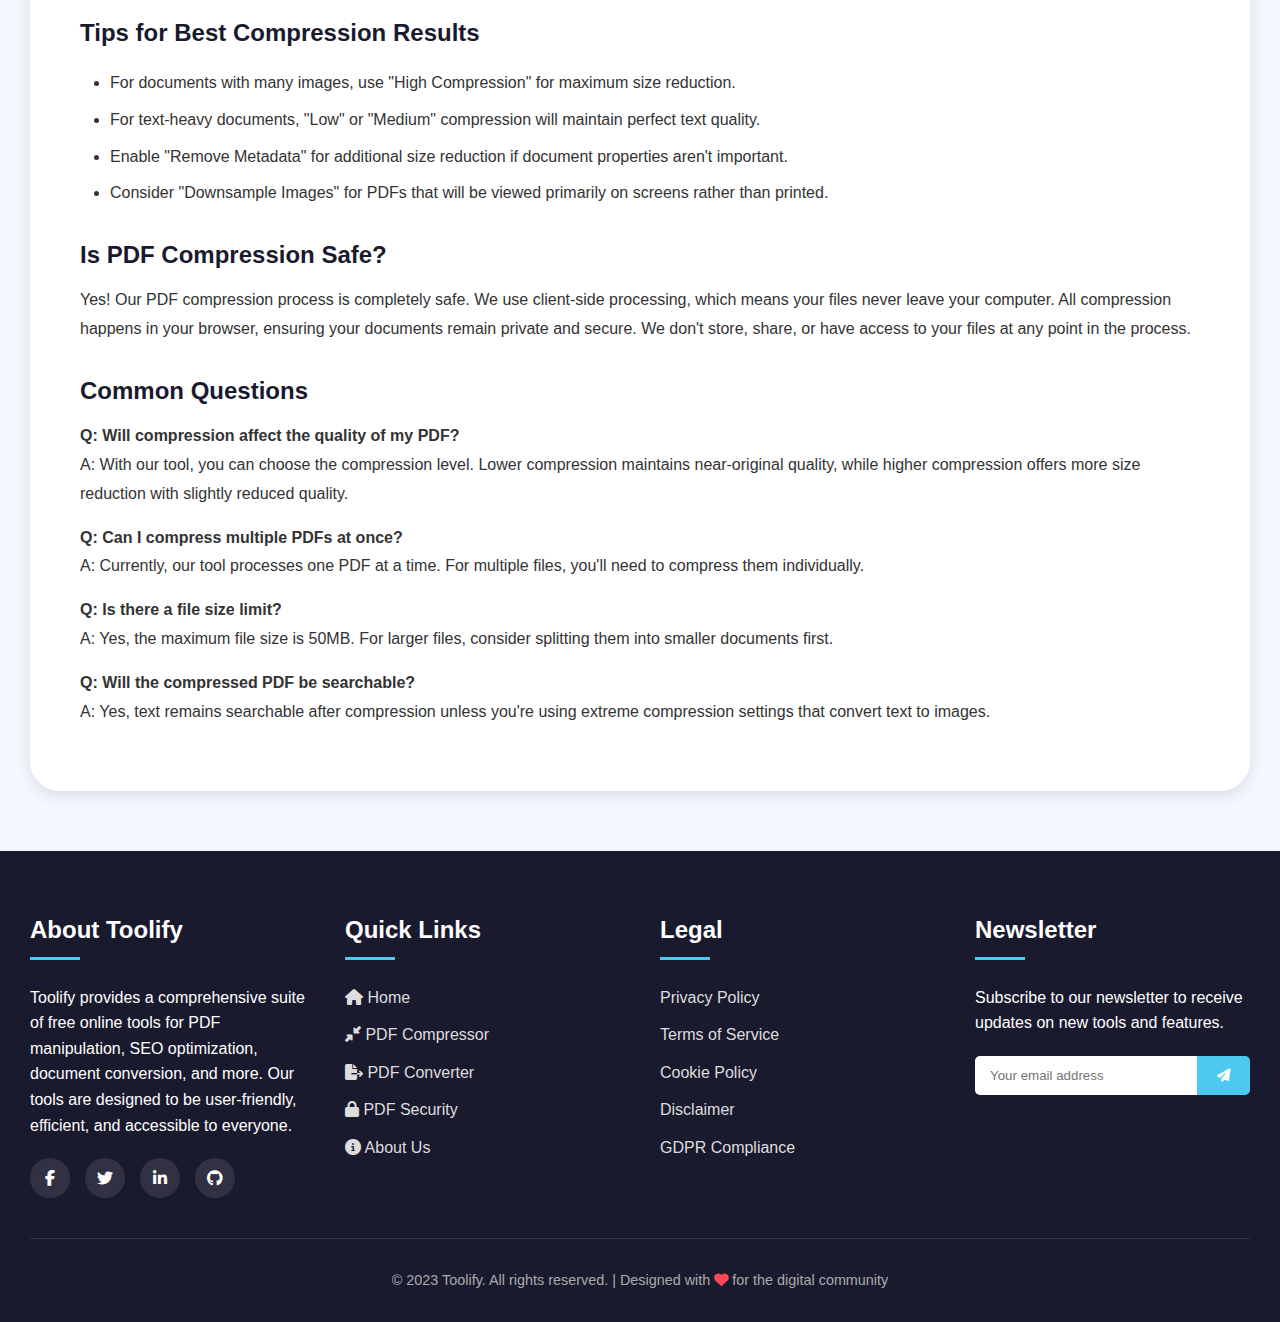
<file: pdfcompresor.html>
<!DOCTYPE html>
<html lang="en">

<head>
    <meta charset="UTF-8">
    <meta name="viewport" content="width=device-width, initial-scale=1.0">
    <title>PDF Compressor - Compress PDF Files Online | Toolify</title>
    <meta name="description"
        content="Compress PDF files online for free. Reduce PDF file size while maintaining quality. Perfect for email attachments, web uploads, and storage optimization.">
    <meta name="keywords"
        content="PDF compress, compress PDF, reduce PDF size, PDF optimizer, online PDF compressor, free PDF compression, shrink PDF, PDF size reducer">
    <meta name="author" content="Toolify">
    <link rel="shortcut icon" href="images/image-removebg-preview.png" type="image/x-icon">
    <link rel="stylesheet" href="https://cdnjs.cloudflare.com/ajax/libs/font-awesome/6.4.0/css/all.min.css">
    <style>
        /* CSS Variables for consistent theming */
        :root {
            --primary-color: #4361ee;
            --secondary-color: #3f37c9;
            --accent-color: #4cc9f0;
            --dark-color: #1a1a2e;
            --light-color: #f8f9fa;
            --success-color: #4bb543;
            --warning-color: #ffa502;
            --error-color: #ff4757;
            --gray-color: #6c757d;
            --gradient-bg: linear-gradient(135deg, #4361ee, #3f37c9, #4cc9f0);
            --shadow: 0 5px 15px rgba(0, 0, 0, 0.1);
            --transition: all 0.3s ease;
        }

        * {
            margin: 0;
            padding: 0;
            box-sizing: border-box;
            font-family: 'Segoe UI', Tahoma, Geneva, Verdana, sans-serif;
        }

        body {
            background-color: #f5f7ff;
            color: #333;
            line-height: 1.6;
            padding-top: 80px;
        }

        /* Top Navigation */
        .top-nav {
            background: white;
            box-shadow: var(--shadow);
            position: fixed;
            top: 0;
            left: 0;
            right: 0;
            z-index: 1000;
            height: 80px;
            display: flex;
            align-items: center;
        }

        .nav-container {
            max-width: 1400px;
            width: 100%;
            margin: 0 auto;
            padding: 0 20px;
            display: flex;
            align-items: center;
            justify-content: space-between;
        }

        .logo {
            display: flex;
            align-items: center;
        }

        .logo h1 {
            font-size: 28px;
            background: var(--gradient-bg);
            -webkit-background-clip: text;
            background-clip: text;
            color: transparent;
            font-weight: 800;
        }

        .logo span {
            color: var(--accent-color);
        }

        .nav-menu {
            display: flex;
            align-items: center;
            gap: 10px;
        }

        .nav-menu ul {
            display: flex;
            list-style: none;
            gap: 5px;
        }

        .nav-menu li {
            position: relative;
        }

        .nav-menu a {
            display: flex;
            align-items: center;
            padding: 15px 20px;
            color: #333;
            text-decoration: none;
            transition: var(--transition);
            border-radius: 5px;
            font-weight: 500;
        }

        .nav-menu a:hover,
        .nav-menu a.active {
            background: rgba(67, 97, 238, 0.1);
            color: var(--primary-color);
        }

        .nav-menu i {
            margin-right: 8px;
            width: 18px;
            text-align: center;
        }

        .dropdown {
            position: relative;
        }

        .dropdown-content {
            display: none;
            position: absolute;
            top: 100%;
            left: 0;
            background: white;
            min-width: 220px;
            box-shadow: 0 10px 30px rgba(0, 0, 0, 0.15);
            border-radius: 10px;
            overflow: hidden;
            z-index: 1001;
        }

        .dropdown:hover .dropdown-content {
            display: block;
        }

        .dropdown-content a {
            padding: 12px 20px;
            font-size: 0.95rem;
            border-bottom: 1px solid rgba(0, 0, 0, 0.05);
            color: #333;
            display: flex;
            align-items: center;
        }

        .dropdown-content a:last-child {
            border-bottom: none;
        }

        .dropdown-content a:hover {
            background: rgba(67, 97, 238, 0.08);
            color: var(--primary-color);
        }

        .nav-actions {
            display: flex;
            align-items: center;
            gap: 15px;
            margin-left: 20px;
        }

        .search-container {
            position: relative;
        }

        .search-box {
            padding: 10px 20px;
            padding-right: 50px;
            border: 2px solid #e0e0e0;
            border-radius: 50px;
            font-size: 14px;
            width: 250px;
            transition: var(--transition);
        }

        .search-box:focus {
            outline: none;
            border-color: var(--primary-color);
            width: 300px;
        }

        .search-button {
            position: absolute;
            right: 10px;
            top: 50%;
            transform: translateY(-50%);
            background: none;
            border: none;
            color: var(--gray-color);
            cursor: pointer;
            font-size: 16px;
        }

        .mobile-menu-toggle {
            display: none;
            background: none;
            border: none;
            font-size: 24px;
            color: var(--dark-color);
            cursor: pointer;
            padding: 10px;
            border-radius: 5px;
        }

        /* Tool Header */
        .tool-header {
            text-align: center;
            padding: 60px 20px;
            background: linear-gradient(135deg, #4361ee, #3a56d4, #2f46b9);
            color: white;
            border-radius: 0 0 30px 30px;
            margin-bottom: 40px;
            position: relative;
            overflow: hidden;
        }

        .tool-header::before {
            content: '';
            position: absolute;
            top: 0;
            left: 0;
            right: 0;
            bottom: 0;
            background: url('data:image/svg+xml,<svg xmlns="http://www.w3.org/2000/svg" viewBox="0 0 100 100" preserveAspectRatio="none"><path d="M0,0 L100,0 L100,100 Z" fill="rgba(255,255,255,0.1)"/></svg>');
            opacity: 0.1;
        }

        .tool-header h1 {
            font-size: 3.5rem;
            margin-bottom: 15px;
            position: relative;
            z-index: 1;
            text-shadow: 0 2px 10px rgba(0, 0, 0, 0.1);
        }

        .tool-header p {
            font-size: 1.2rem;
            max-width: 700px;
            margin: 0 auto;
            opacity: 0.95;
            position: relative;
            z-index: 1;
        }

        /* Tool Container */
        .tool-container {
            max-width: 1400px;
            margin: 0 auto 40px;
            padding: 0 30px;
        }

        /* Upload Area */
        .upload-area {
            background: white;
            border-radius: 20px;
            padding: 50px;
            margin-bottom: 40px;
            box-shadow: var(--shadow);
            text-align: center;
            border: 3px dashed var(--primary-color);
            transition: var(--transition);
            cursor: pointer;
            position: relative;
        }

        .upload-area:hover {
            background: rgba(67, 97, 238, 0.05);
            transform: translateY(-5px);
            box-shadow: 0 15px 30px rgba(0, 0, 0, 0.15);
            border-color: var(--accent-color);
        }

        .upload-area.highlight {
            background: rgba(67, 97, 238, 0.1);
            border-color: var(--accent-color);
        }

        .upload-icon {
            font-size: 80px;
            color: var(--primary-color);
            margin-bottom: 25px;
            transition: var(--transition);
        }

        .upload-area:hover .upload-icon {
            color: var(--accent-color);
            transform: scale(1.1);
        }

        .upload-area h3 {
            font-size: 1.8rem;
            margin-bottom: 15px;
            color: var(--dark-color);
        }

        .upload-area p {
            color: var(--gray-color);
            margin-bottom: 30px;
            font-size: 1.1rem;
        }

        .upload-btn {
            background: var(--primary-color);
            color: white;
            border: none;
            padding: 18px 35px;
            border-radius: 50px;
            font-size: 16px;
            cursor: pointer;
            transition: var(--transition);
            display: inline-flex;
            align-items: center;
            gap: 10px;
            font-weight: 600;
        }

        .upload-btn:hover {
            background: var(--secondary-color);
            transform: translateY(-3px);
            box-shadow: 0 10px 20px rgba(67, 97, 238, 0.3);
        }

        .file-info {
            margin-top: 30px;
            padding: 20px;
            background: rgba(67, 97, 238, 0.1);
            border-radius: 10px;
            display: none;
            text-align: left;
        }

        .file-info.active {
            display: block;
        }

        .file-info h4 {
            margin-bottom: 15px;
            color: var(--dark-color);
            font-size: 1.3rem;
        }

        .file-details {
            display: grid;
            grid-template-columns: repeat(auto-fit, minmax(200px, 1fr));
            gap: 15px;
        }

        .file-detail {
            padding: 15px;
            background: white;
            border-radius: 8px;
            border-left: 4px solid var(--primary-color);
        }

        .file-detail strong {
            display: block;
            margin-bottom: 5px;
            color: var(--dark-color);
        }

        /* Compression Options */
        .compression-options {
            background: white;
            border-radius: 20px;
            padding: 40px;
            margin-bottom: 40px;
            box-shadow: var(--shadow);
        }

        .options-title {
            font-size: 1.8rem;
            margin-bottom: 30px;
            color: var(--dark-color);
            display: flex;
            align-items: center;
            gap: 10px;
        }

        .options-title i {
            color: var(--primary-color);
        }

        .compression-levels {
            display: grid;
            grid-template-columns: repeat(auto-fit, minmax(250px, 1fr));
            gap: 20px;
            margin-bottom: 30px;
        }

        .level-card {
            padding: 25px;
            border-radius: 15px;
            border: 2px solid #e0e0e0;
            cursor: pointer;
            transition: var(--transition);
            text-align: center;
        }

        .level-card:hover {
            transform: translateY(-5px);
            box-shadow: var(--shadow);
        }

        .level-card.active {
            border-color: var(--primary-color);
            background: rgba(67, 97, 238, 0.05);
        }

        .level-card h4 {
            font-size: 1.3rem;
            margin-bottom: 10px;
            color: var(--dark-color);
        }

        .level-card .level-description {
            color: var(--gray-color);
            margin-bottom: 15px;
            font-size: 0.95rem;
        }

        .level-card .compression-rate {
            font-size: 1.1rem;
            font-weight: 600;
            color: var(--success-color);
        }

        .additional-options {
            display: grid;
            grid-template-columns: repeat(auto-fit, minmax(250px, 1fr));
            gap: 25px;
            margin-top: 30px;
        }

        .option-group {
            padding: 20px;
            background: #f8f9ff;
            border-radius: 10px;
        }

        .option-group label {
            display: flex;
            align-items: center;
            gap: 10px;
            font-weight: 600;
            color: var(--dark-color);
            margin-bottom: 15px;
            cursor: pointer;
        }

        .option-group input[type="checkbox"] {
            width: 20px;
            height: 20px;
            cursor: pointer;
        }

        .option-group p {
            color: var(--gray-color);
            font-size: 0.95rem;
            line-height: 1.5;
        }

        /* Action Buttons */
        .action-buttons {
            display: grid;
            grid-template-columns: repeat(auto-fit, minmax(250px, 1fr));
            gap: 20px;
            margin-bottom: 40px;
        }

        .action-btn {
            padding: 20px;
            border: none;
            border-radius: 15px;
            font-size: 1.1rem;
            font-weight: 600;
            cursor: pointer;
            transition: var(--transition);
            display: flex;
            align-items: center;
            justify-content: center;
            gap: 12px;
        }

        .action-btn.primary {
            background: var(--primary-color);
            color: white;
        }

        .action-btn.primary:hover {
            background: var(--secondary-color);
            transform: translateY(-3px);
            box-shadow: 0 10px 20px rgba(67, 97, 238, 0.3);
        }

        .action-btn.secondary {
            background: rgba(67, 97, 238, 0.1);
            color: var(--primary-color);
        }

        .action-btn.secondary:hover {
            background: rgba(67, 97, 238, 0.2);
            transform: translateY(-3px);
        }

        .action-btn:disabled {
            opacity: 0.5;
            cursor: not-allowed;
            transform: none !important;
            box-shadow: none !important;
        }

        /* Results Section */
        .results-section {
            background: white;
            border-radius: 20px;
            padding: 40px;
            margin-bottom: 40px;
            box-shadow: var(--shadow);
            display: none;
        }

        .results-section.active {
            display: block;
            animation: fadeIn 0.5s ease;
        }

        @keyframes fadeIn {
            from { opacity: 0; transform: translateY(20px); }
            to { opacity: 1; transform: translateY(0); }
        }

        .results-title {
            font-size: 1.8rem;
            margin-bottom: 30px;
            color: var(--dark-color);
            display: flex;
            align-items: center;
            gap: 10px;
        }

        .results-title i {
            color: var(--success-color);
        }

        .comparison-cards {
            display: grid;
            grid-template-columns: repeat(auto-fit, minmax(300px, 1fr));
            gap: 30px;
            margin-bottom: 40px;
        }

        .comparison-card {
            padding: 30px;
            border-radius: 15px;
            text-align: center;
            transition: var(--transition);
        }

        .comparison-card.original {
            background: linear-gradient(135deg, rgba(255, 107, 107, 0.1), rgba(255, 107, 107, 0.05));
            border: 2px solid rgba(255, 107, 107, 0.2);
        }

        .comparison-card.compressed {
            background: linear-gradient(135deg, rgba(75, 181, 67, 0.1), rgba(75, 181, 67, 0.05));
            border: 2px solid rgba(75, 181, 67, 0.2);
        }

        .comparison-card h4 {
            font-size: 1.4rem;
            margin-bottom: 20px;
            color: var(--dark-color);
        }

        .comparison-card .file-icon {
            font-size: 50px;
            margin-bottom: 20px;
        }

        .comparison-card.original .file-icon {
            color: #ff6b6b;
        }

        .comparison-card.compressed .file-icon {
            color: var(--success-color);
        }

        .file-stats {
            display: flex;
            flex-direction: column;
            gap: 10px;
        }

        .stat-item {
            display: flex;
            justify-content: space-between;
            padding: 10px 0;
            border-bottom: 1px solid rgba(0, 0, 0, 0.05);
        }

        .stat-item:last-child {
            border-bottom: none;
        }

        .stat-label {
            color: var(--gray-color);
        }

        .stat-value {
            font-weight: 600;
            color: var(--dark-color);
        }

        .savings-card {
            grid-column: 1 / -1;
            background: linear-gradient(135deg, #4361ee, #4cc9f0);
            color: white;
            padding: 30px;
            border-radius: 15px;
            text-align: center;
        }

        .savings-card h4 {
            font-size: 1.4rem;
            margin-bottom: 20px;
        }

        .savings-amount {
            font-size: 3rem;
            font-weight: 800;
            margin-bottom: 10px;
        }

        .savings-text {
            font-size: 1.2rem;
            opacity: 0.9;
        }

        .result-actions {
            display: flex;
            gap: 15px;
            justify-content: center;
            flex-wrap: wrap;
        }

        .result-btn {
            padding: 12px 25px;
            border: none;
            border-radius: 10px;
            font-weight: 600;
            cursor: pointer;
            transition: var(--transition);
            display: flex;
            align-items: center;
            gap: 8px;
        }

        .result-btn.download {
            background: var(--success-color);
            color: white;
        }

        .result-btn.download:hover {
            background: #3d9a36;
            transform: translateY(-3px);
        }

        .result-btn.new {
            background: var(--primary-color);
            color: white;
        }

        .result-btn.new:hover {
            background: var(--secondary-color);
            transform: translateY(-3px);
        }

        /* Processing Overlay */
        .processing-overlay {
            position: fixed;
            top: 0;
            left: 0;
            right: 0;
            bottom: 0;
            background: rgba(0, 0, 0, 0.7);
            display: flex;
            align-items: center;
            justify-content: center;
            z-index: 2000;
            opacity: 0;
            visibility: hidden;
            transition: var(--transition);
        }

        .processing-overlay.active {
            opacity: 1;
            visibility: visible;
        }

        .processing-content {
            background: white;
            padding: 50px;
            border-radius: 20px;
            text-align: center;
            max-width: 500px;
            width: 90%;
            box-shadow: 0 20px 50px rgba(0, 0, 0, 0.3);
        }

        .processing-spinner {
            font-size: 60px;
            color: var(--primary-color);
            margin-bottom: 25px;
            animation: spin 1s linear infinite;
        }

        @keyframes spin {
            0% { transform: rotate(0deg); }
            100% { transform: rotate(360deg); }
        }

        .processing-content h3 {
            font-size: 1.8rem;
            margin-bottom: 15px;
            color: var(--dark-color);
        }

        .processing-content p {
            color: var(--gray-color);
            margin-bottom: 25px;
        }

        .progress-bar {
            height: 8px;
            background: #e0e0e0;
            border-radius: 4px;
            overflow: hidden;
            margin-bottom: 20px;
        }

        .progress-fill {
            height: 100%;
            background: var(--primary-color);
            width: 0%;
            transition: width 0.3s ease;
            border-radius: 4px;
        }

        /* Blog Content */
        .blog-content {
            background: white;
            padding: 50px;
            border-radius: 30px;
            margin-bottom: 60px;
            box-shadow: var(--shadow);
            line-height: 1.8;
            max-width: 1400px;
            margin-left: auto;
            margin-right: auto;
        }

        .blog-content h2 {
            color: var(--dark-color);
            margin: 30px 0 15px;
            font-size: 1.8rem;
        }

        .blog-content h3 {
            color: var(--dark-color);
            margin: 25px 0 10px;
            font-size: 1.5rem;
        }

        .blog-content p {
            margin-bottom: 15px;
        }

        .blog-content ul,
        .blog-content ol {
            margin: 15px 0 15px 30px;
        }

        .blog-content li {
            margin-bottom: 8px;
        }

        .blog-content blockquote {
            border-left: 4px solid var(--primary-color);
            padding-left: 20px;
            margin: 20px 0;
            font-style: italic;
            color: var(--gray-color);
        }

        /* Footer */
        .footer {
            background: var(--dark-color);
            color: white;
            padding: 60px 30px 30px;
            margin-top: auto;
        }

        .footer-content {
            display: grid;
            grid-template-columns: repeat(auto-fit, minmax(250px, 1fr));
            gap: 40px;
            margin-bottom: 40px;
        }

        .footer-section h3 {
            font-size: 1.5rem;
            margin-bottom: 25px;
            position: relative;
            padding-bottom: 10px;
        }

        .footer-section h3:after {
            content: '';
            position: absolute;
            bottom: 0;
            left: 0;
            width: 50px;
            height: 3px;
            background: var(--accent-color);
        }

        .footer-links {
            list-style: none;
        }

        .footer-links li {
            margin-bottom: 12px;
        }

        .footer-links a {
            color: #ddd;
            text-decoration: none;
            transition: var(--transition);
        }

        .footer-links a:hover {
            color: var(--accent-color);
            padding-left: 5px;
        }

        .newsletter-form {
            display: flex;
            margin-top: 20px;
        }

        .newsletter-form input {
            flex: 1;
            padding: 12px 15px;
            border: none;
            border-radius: 5px 0 0 5px;
        }

        .newsletter-form button {
            background: var(--accent-color);
            color: white;
            border: none;
            padding: 12px 20px;
            border-radius: 0 5px 5px 0;
            cursor: pointer;
            transition: var(--transition);
        }

        .newsletter-form button:hover {
            background: #3aa8d0;
        }

        .footer-bottom {
            text-align: center;
            padding-top: 30px;
            border-top: 1px solid rgba(255, 255, 255, 0.1);
            color: #aaa;
            font-size: 0.9rem;
        }

        .social-icons {
            display: flex;
            gap: 15px;
            margin-top: 20px;
        }

        .social-icons a {
            display: inline-flex;
            align-items: center;
            justify-content: center;
            width: 40px;
            height: 40px;
            background: rgba(255, 255, 255, 0.1);
            border-radius: 50%;
            color: white;
            text-decoration: none;
            transition: var(--transition);
        }

        .social-icons a:hover {
            background: var(--accent-color);
            transform: translateY(-3px);
        }

        /* Notification */
        .notification {
            position: fixed;
            top: 100px;
            right: 20px;
            padding: 15px 25px;
            border-radius: 8px;
            color: white;
            font-weight: 500;
            z-index: 2001;
            box-shadow: 0 5px 15px rgba(0, 0, 0, 0.2);
            animation: slideIn 0.3s ease;
            max-width: 350px;
        }

        .notification.success {
            background: var(--success-color);
        }

        .notification.error {
            background: var(--error-color);
        }

        .notification.info {
            background: var(--primary-color);
        }

        @keyframes slideIn {
            from { transform: translateX(100%); opacity: 0; }
            to { transform: translateX(0); opacity: 1; }
        }

        @keyframes slideOut {
            from { transform: translateX(0); opacity: 1; }
            to { transform: translateX(100%); opacity: 0; }
        }

        /* Responsive Design */
        @media (max-width: 1200px) {
            .nav-menu ul {
                gap: 2px;
            }

            .nav-menu a {
                padding: 15px 15px;
                font-size: 14px;
            }

            .search-box {
                width: 200px;
            }

            .search-box:focus {
                width: 250px;
            }
        }

        @media (max-width: 992px) {
            .mobile-menu-toggle {
                display: block;
            }

            .nav-menu {
                position: fixed;
                top: 80px;
                left: 0;
                right: 0;
                background: white;
                flex-direction: column;
                padding: 20px;
                box-shadow: 0 10px 20px rgba(0, 0, 0, 0.1);
                transform: translateY(-100%);
                opacity: 0;
                visibility: hidden;
                transition: var(--transition);
                z-index: 999;
                height: auto;
                max-height: calc(100vh - 80px);
                overflow-y: auto;
            }

            .nav-menu.active {
                transform: translateY(0);
                opacity: 1;
                visibility: visible;
            }

            .nav-menu ul {
                flex-direction: column;
                width: 100%;
                gap: 5px;
            }

            .nav-menu li {
                width: 100%;
            }

            .nav-menu a {
                padding: 15px;
                width: 100%;
                border-radius: 5px;
                justify-content: flex-start;
                font-size: 16px;
            }

            .dropdown-content {
                position: static;
                box-shadow: none;
                border-radius: 0;
                background: rgba(0, 0, 0, 0.02);
                width: 100%;
                margin-top: 5px;
                display: none;
            }

            .dropdown.active .dropdown-content {
                display: block;
            }

            .dropdown-content a {
                padding-left: 40px;
            }

            .nav-actions {
                margin-left: 0;
                margin-top: 15px;
                width: 100%;
            }

            .search-container {
                width: 100%;
            }

            .search-box {
                width: 100%;
            }

            .search-box:focus {
                width: 100%;
            }

            .tool-header h1 {
                font-size: 2.5rem;
            }

            .tool-container {
                padding: 0 20px;
            }

            .blog-content {
                padding: 30px 20px;
            }
        }

        @media (max-width: 768px) {
            body {
                padding-top: 70px;
            }

            .top-nav {
                height: 70px;
            }

            .nav-menu {
                top: 70px;
                max-height: calc(100vh - 70px);
            }

            .tool-header {
                padding: 40px 20px;
            }

            .tool-header h1 {
                font-size: 2.2rem;
            }

            .tool-header p {
                font-size: 1.1rem;
            }

            .upload-area {
                padding: 30px;
            }

            .compression-options {
                padding: 30px;
            }

            .results-section {
                padding: 30px;
            }

            .logo h1 {
                font-size: 24px;
            }
        }

        @media (max-width: 576px) {
            .tool-header {
                padding: 30px 15px;
            }

            .tool-header h1 {
                font-size: 1.8rem;
            }

            .tool-header p {
                font-size: 1rem;
            }

            .upload-area {
                padding: 25px;
            }

            .upload-btn {
                width: 100%;
                justify-content: center;
            }

            .compression-levels {
                grid-template-columns: 1fr;
            }

            .additional-options {
                grid-template-columns: 1fr;
            }

            .action-buttons {
                grid-template-columns: 1fr;
            }

            .comparison-cards {
                grid-template-columns: 1fr;
            }

            .nav-container {
                padding: 0 15px;
            }

            .logo h1 {
                font-size: 22px;
            }
        }

        @media (max-width: 400px) {
            .tool-header h1 {
                font-size: 1.6rem;
            }

            .logo h1 {
                font-size: 20px;
            }

            .upload-icon {
                font-size: 60px;
            }
        }
    </style>
</head>

<body>
    <!-- Top Navigation -->
    <nav class="top-nav">
        <div class="nav-container">
            <div class="logo">
                <h1><i class="fas fa-tools"></i> Tool<span>ify</span></h1>
            </div>

            <button class="mobile-menu-toggle" id="mobileMenuToggle">
                <i class="fas fa-bars"></i>
            </button>

            <div class="nav-menu" id="navMenu">
               <ul>
                    <li><a href="index.html" class="active"><i class="fas fa-home"></i> Home</a></li>

                    <li class="dropdown" id="pdfDropdown">
                        <a href="#"><i class="fas fa-file-pdf"></i> PDF Tools</a>

                    </li>
                    <li class="dropdown" id="seoDropdown">
                        <a href="#"><i class="fas fa-search"></i> SEO Tools</a>
                    </li>
                    <li><a href="about.html"><i class="fa-solid fa-address-card"></i>About</a></li>
                    <li><a href="contact.html"><i class="fas fa-phone"></i>Contact</a></li>
                </ul>
                <div class="nav-actions">
                    <div class="search-container">
                        <input type="text" class="search-box" placeholder="Search tools...">
                        <button class="search-button">
                            <i class="fas fa-search"></i>
                        </button>
                    </div>
                </div>
            </div>
        </div>
    </nav>

    <!-- Processing Overlay -->
    <div class="processing-overlay" id="processingOverlay">
        <div class="processing-content">
            <div class="processing-spinner">
                <i class="fas fa-spinner"></i>
            </div>
            <h3>Compressing PDF</h3>
            <p>Please wait while we compress your PDF file...</p>
            <div class="progress-bar">
                <div class="progress-fill" id="progressFill"></div>
            </div>
            <p id="processingStatus">Processing...</p>
        </div>
    </div>

    <!-- Main Content Area -->
    <main class="main-content">
        <!-- Tool Header -->
        <section class="tool-header">
            <h1>PDF Compressor</h1>
            <p>Reduce PDF file size while maintaining quality. Perfect for email attachments, web uploads, and storage optimization.</p>
        </section>

        <!-- Tool Container -->
        <div class="tool-container">
            <!-- PDF Upload Area -->
            <div class="upload-area" id="uploadArea">
                <i class="fas fa-file-pdf upload-icon"></i>
                <h3>Upload Your PDF File</h3>
                <p>Drag & drop your PDF here or click to browse. Max file size: 50MB</p>
                <button class="upload-btn" id="uploadBtn">
                    <i class="fas fa-folder-open"></i> Choose PDF File
                </button>
                <input type="file" id="fileInput" accept=".pdf,application/pdf" style="display: none;">
                <div class="file-info" id="fileInfo">
                    <h4>File Information</h4>
                    <div class="file-details">
                        <div class="file-detail">
                            <strong>File Name:</strong>
                            <span id="fileName">No file selected</span>
                        </div>
                        <div class="file-detail">
                            <strong>File Size:</strong>
                            <span id="fileSize">0 KB</span>
                        </div>
                        <div class="file-detail">
                            <strong>Pages:</strong>
                            <span id="filePages">0</span>
                        </div>
                        <div class="file-detail">
                            <strong>Status:</strong>
                            <span id="fileStatus">Ready to compress</span>
                        </div>
                    </div>
                </div>
            </div>

            <!-- Compression Options -->
            <div class="compression-options" id="compressionOptions" style="display: none;">
                <h3 class="options-title"><i class="fas fa-sliders-h"></i> Compression Settings</h3>
                
                <div class="compression-levels">
                    <div class="level-card active" data-level="low">
                        <h4>Low Compression</h4>
                        <p class="level-description">Best quality, minimal size reduction</p>
                        <div class="compression-rate">~10-30% reduction</div>
                    </div>
                    <div class="level-card" data-level="medium">
                        <h4>Medium Compression</h4>
                        <p class="level-description">Good balance of quality and size</p>
                        <div class="compression-rate">~30-50% reduction</div>
                    </div>
                    <div class="level-card" data-level="high">
                        <h4>High Compression</h4>
                        <p class="level-description">Significant size reduction, good quality</p>
                        <div class="compression-rate">~50-70% reduction</div>
                    </div>
                </div>

                <div class="additional-options">
                    <div class="option-group">
                        <label>
                            <input type="checkbox" id="optimizeImages" checked>
                            Optimize Images
                        </label>
                        <p>Reduce image quality to decrease file size while maintaining readability.</p>
                    </div>
                    <div class="option-group">
                        <label>
                            <input type="checkbox" id="removeMetadata" checked>
                            Remove Metadata
                        </label>
                        <p>Remove document properties, author information, and other metadata.</p>
                    </div>
                    <div class="option-group">
                        <label>
                            <input type="checkbox" id="downsampleImages">
                            Downsample Images
                        </label>
                        <p>Reduce image resolution for additional size reduction.</p>
                    </div>
                </div>
            </div>

            <!-- Action Buttons -->
            <div class="action-buttons" id="actionButtons" style="display: none;">
                <button class="action-btn primary" id="compressBtn">
                    <i class="fas fa-compress-alt"></i> Compress PDF Now
                </button>
                <button class="action-btn secondary" id="clearBtn">
                    <i class="fas fa-times"></i> Clear & Start Over
                </button>
            </div>

            <!-- Results Section -->
            <div class="results-section" id="resultsSection">
                <h3 class="results-title"><i class="fas fa-chart-line"></i> Compression Results</h3>

                <div class="comparison-cards">
                    <div class="comparison-card original">
                        <h4>Original PDF</h4>
                        <i class="fas fa-file-pdf file-icon"></i>
                        <div class="file-stats">
                            <div class="stat-item">
                                <span class="stat-label">File Size:</span>
                                <span class="stat-value" id="originalSize">0 KB</span>
                            </div>
                            <div class="stat-item">
                                <span class="stat-label">Pages:</span>
                                <span class="stat-value" id="originalPages">0</span>
                            </div>
                            <div class="stat-item">
                                <span class="stat-label">Quality:</span>
                                <span class="stat-value">Original</span>
                            </div>
                        </div>
                    </div>

                    <div class="comparison-card compressed">
                        <h4>Compressed PDF</h4>
                        <i class="fas fa-file-pdf file-icon"></i>
                        <div class="file-stats">
                            <div class="stat-item">
                                <span class="stat-label">File Size:</span>
                                <span class="stat-value" id="compressedSize">0 KB</span>
                            </div>
                            <div class="stat-item">
                                <span class="stat-label">Pages:</span>
                                <span class="stat-value" id="compressedPages">0</span>
                            </div>
                            <div class="stat-item">
                                <span class="stat-label">Quality:</span>
                                <span class="stat-value" id="compressedQuality">High</span>
                            </div>
                        </div>
                    </div>

                    <div class="savings-card">
                        <h4>Space Saved</h4>
                        <div class="savings-amount" id="savingsAmount">0%</div>
                        <p class="savings-text">You've successfully reduced your PDF file size!</p>
                    </div>
                </div>

                <div class="result-actions">
                    <button class="result-btn download" id="downloadBtn">
                        <i class="fas fa-download"></i> Download Compressed PDF
                    </button>
                    <button class="result-btn new" id="newCompressionBtn">
                        <i class="fas fa-plus"></i> Compress Another PDF
                    </button>
                </div>
            </div>

            <!-- Blog Content -->
            <div class="blog-content">
                <h2>How to Compress PDF Files Online</h2>
                <p>Our PDF compressor allows you to reduce the file size of your PDF documents while maintaining
                    acceptable quality. This is perfect for email attachments, web uploads, or simply saving storage
                    space on your device.</p>

                <h3>Why Compress PDF Files?</h3>
                <p>PDF files can become large, especially when they contain high-resolution images, embedded fonts, or
                    multiple pages. Large PDFs can be difficult to share via email or upload to websites with file size
                    restrictions. Compressing your PDFs offers several benefits:</p>
                <ul>
                    <li><strong>Easier Email Attachments:</strong> Most email services have attachment size limits
                        (typically 25MB). Compressed PDFs are more likely to fit within these limits.</li>
                    <li><strong>Faster Website Loading:</strong> Smaller PDFs load faster on websites, improving user
                        experience.</li>
                    <li><strong>Reduced Storage Space:</strong> Save valuable disk space on your computer or cloud
                        storage.</li>
                    <li><strong>Quick File Sharing:</strong> Share files more quickly via messaging apps or file-sharing
                        services.</li>
                </ul>

                <h3>How Our PDF Compressor Works</h3>
                <p>Our tool uses advanced compression algorithms to reduce PDF file size. Here's what happens when you
                    compress a PDF with our tool:</p>
                <ol>
                    <li><strong>Image Optimization:</strong> Images within the PDF are compressed and resized without
                        significantly affecting visual quality.</li>
                    <li><strong>Font Subsetting:</strong> Only the characters actually used in the document are
                        embedded, reducing font-related file size.</li>
                    <li><strong>Data Stream Compression:</strong> Internal PDF data streams are recompressed using
                        efficient algorithms.</li>
                    <li><strong>Metadata Removal:</strong> Optional removal of metadata, annotations, and other
                        non-essential data.</li>
                </ol>

                <h3>Tips for Best Compression Results</h3>
                <ul>
                    <li>For documents with many images, use "High Compression" for maximum size reduction.</li>
                    <li>For text-heavy documents, "Low" or "Medium" compression will maintain perfect text quality.</li>
                    <li>Enable "Remove Metadata" for additional size reduction if document properties aren't important.
                    </li>
                    <li>Consider "Downsample Images" for PDFs that will be viewed primarily on screens rather than
                        printed.</li>
                </ul>

                <h3>Is PDF Compression Safe?</h3>
                <p>Yes! Our PDF compression process is completely safe. We use client-side processing, which means your
                    files never leave your computer. All compression happens in your browser, ensuring your documents
                    remain private and secure. We don't store, share, or have access to your files at any point in the
                    process.</p>

                <h3>Common Questions</h3>
                <p><strong>Q: Will compression affect the quality of my PDF?</strong><br>
                    A: With our tool, you can choose the compression level. Lower compression maintains near-original
                    quality, while higher compression offers more size reduction with slightly reduced quality.</p>

                <p><strong>Q: Can I compress multiple PDFs at once?</strong><br>
                    A: Currently, our tool processes one PDF at a time. For multiple files, you'll need to compress them
                    individually.</p>

                <p><strong>Q: Is there a file size limit?</strong><br>
                    A: Yes, the maximum file size is 50MB. For larger files, consider splitting them into smaller
                    documents first.</p>

                <p><strong>Q: Will the compressed PDF be searchable?</strong><br>
                    A: Yes, text remains searchable after compression unless you're using extreme compression settings
                    that convert text to images.</p>
            </div>
        </div>
    </main>

    <!-- Footer -->
    <footer class="footer">
        <div class="footer-content">
            <div class="footer-section">
                <h3>About Toolify</h3>
                <p>Toolify provides a comprehensive suite of free online tools for PDF manipulation, SEO optimization,
                    document conversion, and more. Our tools are designed to be user-friendly, efficient, and accessible
                    to everyone.</p>
                <div class="social-icons">
                    <a href="#"><i class="fab fa-facebook-f"></i></a>
                    <a href="#"><i class="fab fa-twitter"></i></a>
                    <a href="#"><i class="fab fa-linkedin-in"></i></a>
                    <a href="#"><i class="fab fa-github"></i></a>
                </div>
            </div>

            <div class="footer-section">
                <h3>Quick Links</h3>
                <ul class="footer-links">
                    <li><a href="index.html"><i class="fas fa-home"></i> Home</a></li>
                    <li><a href="pdf-compress.html"><i class="fas fa-compress-alt"></i> PDF Compressor</a></li>
                    <li><a href="#"><i class="fas fa-file-export"></i> PDF Converter</a></li>
                    <li><a href="#"><i class="fas fa-lock"></i> PDF Security</a></li>
                    <li><a href="about.html"><i class="fas fa-info-circle"></i> About Us</a></li>
                </ul>
            </div>

            <div class="footer-section">
                <h3>Legal</h3>
                <ul class="footer-links">
                     <li><a href="privacy-policy.html">Privacy Policy</a></li>
                        <li><a href="terms-of-service.html">Terms of Service</a></li>
                        <li><a href="cookie-policy.html">Cookie Policy</a></li>
                        <li><a href="Disclaimer.html">Disclaimer</a></li>
                        <li><a href="gdpr-compliance.html">GDPR Compliance</a></li>
                </ul>
            </div>

            <div class="footer-section">
                <h3>Newsletter</h3>
                <p>Subscribe to our newsletter to receive updates on new tools and features.</p>
                <form class="newsletter-form" id="newsletterForm">
                    <input type="email" placeholder="Your email address" required>
                    <button type="submit"><i class="fas fa-paper-plane"></i></button>
                </form>
            </div>
        </div>

        <div class="footer-bottom">
            <p>&copy; 2023 Toolify. All rights reserved. | Designed with <i class="fas fa-heart" style="color: #ff4757;"></i> for the digital community</p>
        </div>
    </footer>

    <!-- Notification Container -->
    <div id="notificationContainer"></div>

    <script>
        // Pure Vanilla JavaScript PDF Compressor
        class PDFCompressor {
            constructor() {
                this.currentFile = null;
                this.originalFileSize = 0;
                this.pageCount = 0;
                this.selectedLevel = 'low';
                this.compressedBlob = null;
                this.originalFileData = null;
                
                this.init();
            }
            
            init() {
                this.cacheDOM();
                this.bindEvents();
                this.showNotification('Welcome to PDF Compressor! Upload a PDF to get started.', 'info');
            }
            
            cacheDOM() {
                // Navigation
                this.mobileMenuToggle = document.getElementById('mobileMenuToggle');
                this.navMenu = document.getElementById('navMenu');
                
                // Upload area
                this.uploadArea = document.getElementById('uploadArea');
                this.uploadBtn = document.getElementById('uploadBtn');
                this.fileInput = document.getElementById('fileInput');
                this.fileInfo = document.getElementById('fileInfo');
                this.fileName = document.getElementById('fileName');
                this.fileSize = document.getElementById('fileSize');
                this.filePages = document.getElementById('filePages');
                this.fileStatus = document.getElementById('fileStatus');
                
                // Compression options
                this.compressionOptions = document.getElementById('compressionOptions');
                this.levelCards = document.querySelectorAll('.level-card');
                this.optimizeImages = document.getElementById('optimizeImages');
                this.removeMetadata = document.getElementById('removeMetadata');
                this.downsampleImages = document.getElementById('downsampleImages');
                
                // Action buttons
                this.actionButtons = document.getElementById('actionButtons');
                this.compressBtn = document.getElementById('compressBtn');
                this.clearBtn = document.getElementById('clearBtn');
                
                // Results section
                this.resultsSection = document.getElementById('resultsSection');
                this.originalSize = document.getElementById('originalSize');
                this.originalPages = document.getElementById('originalPages');
                this.compressedSize = document.getElementById('compressedSize');
                this.compressedPages = document.getElementById('compressedPages');
                this.compressedQuality = document.getElementById('compressedQuality');
                this.savingsAmount = document.getElementById('savingsAmount');
                this.downloadBtn = document.getElementById('downloadBtn');
                this.newCompressionBtn = document.getElementById('newCompressionBtn');
                
                // Processing overlay
                this.processingOverlay = document.getElementById('processingOverlay');
                this.progressFill = document.getElementById('progressFill');
                this.processingStatus = document.getElementById('processingStatus');
                
                // Other elements
                this.searchBox = document.querySelector('.search-box');
                this.searchButton = document.querySelector('.search-button');
                this.newsletterForm = document.getElementById('newsletterForm');
                this.dropdowns = document.querySelectorAll('.dropdown');
            }
            
            bindEvents() {
                // Mobile menu
                this.mobileMenuToggle.addEventListener('click', () => this.toggleMobileMenu());
                document.addEventListener('click', (e) => this.handleOutsideClick(e));
                
                // Dropdowns for mobile
                this.dropdowns.forEach(dropdown => {
                    const link = dropdown.querySelector('a');
                    link.addEventListener('click', (e) => this.handleDropdownClick(e, dropdown));
                });
                
                // File upload
                this.uploadBtn.addEventListener('click', () => this.fileInput.click());
                this.uploadArea.addEventListener('click', () => this.fileInput.click());
                this.fileInput.addEventListener('change', (e) => this.handleFileSelect(e));
                
                // Drag and drop
                ['dragenter', 'dragover', 'dragleave', 'drop'].forEach(eventName => {
                    this.uploadArea.addEventListener(eventName, this.preventDefaults, false);
                });
                
                ['dragenter', 'dragover'].forEach(eventName => {
                    this.uploadArea.addEventListener(eventName, () => this.highlight(), false);
                });
                
                ['dragleave', 'drop'].forEach(eventName => {
                    this.uploadArea.addEventListener(eventName, () => this.unhighlight(), false);
                });
                
                this.uploadArea.addEventListener('drop', (e) => this.handleDrop(e), false);
                
                // Compression level selection
                this.levelCards.forEach(card => {
                    card.addEventListener('click', () => this.selectCompressionLevel(card));
                });
                
                // Action buttons
                this.compressBtn.addEventListener('click', () => this.compressPDF());
                this.clearBtn.addEventListener('click', () => this.resetTool());
                this.downloadBtn.addEventListener('click', () => this.downloadPDF());
                this.newCompressionBtn.addEventListener('click', () => this.resetTool());
                
                // Search
                this.searchButton.addEventListener('click', () => this.performSearch());
                this.searchBox.addEventListener('keypress', (e) => {
                    if (e.key === 'Enter') this.performSearch();
                });
                
                // Newsletter
                if (this.newsletterForm) {
                    this.newsletterForm.addEventListener('submit', (e) => this.handleNewsletter(e));
                }
            }
            
            // Navigation methods
            toggleMobileMenu() {
                this.navMenu.classList.toggle('active');
                this.mobileMenuToggle.innerHTML = this.navMenu.classList.contains('active') ?
                    '<i class="fas fa-times"></i>' : '<i class="fas fa-bars"></i>';
            }
            
            handleOutsideClick(e) {
                if (!this.navMenu.contains(e.target) && !this.mobileMenuToggle.contains(e.target)) {
                    this.navMenu.classList.remove('active');
                    this.mobileMenuToggle.innerHTML = '<i class="fas fa-bars"></i>';
                }
            }
            
            handleDropdownClick(e, dropdown) {
                if (window.innerWidth <= 992) {
                    e.preventDefault();
                    dropdown.classList.toggle('active');
                }
            }
            
            // File handling methods
            preventDefaults(e) {
                e.preventDefault();
                e.stopPropagation();
            }
            
            highlight() {
                this.uploadArea.classList.add('highlight');
            }
            
            unhighlight() {
                this.uploadArea.classList.remove('highlight');
            }
            
            handleDrop(e) {
                const dt = e.dataTransfer;
                const files = dt.files;
                if (files.length > 0) {
                    this.processFile(files[0]);
                }
            }
            
            handleFileSelect(e) {
                if (e.target.files.length > 0) {
                    this.processFile(e.target.files[0]);
                }
            }
            
            async processFile(file) {
                // Check if file is PDF
                if (!file.type.includes('pdf') && !file.name.toLowerCase().endsWith('.pdf')) {
                    this.showNotification('Please select a PDF file', 'error');
                    return;
                }
                
                // Check file size (max 50MB)
                if (file.size > 50 * 1024 * 1024) {
                    this.showNotification('File size exceeds 50MB limit', 'error');
                    return;
                }
                
                this.currentFile = file;
                this.originalFileSize = file.size;
                this.originalFileData = await this.readFileAsArrayBuffer(file);
                
                // Update file info display
                this.fileName.textContent = file.name;
                this.fileSize.textContent = this.formatFileSize(file.size);
                this.fileStatus.textContent = 'Analyzing PDF...';
                
                // Show file info
                this.fileInfo.classList.add('active');
                
                try {
                    // Try to get page count using FileReader
                    this.pageCount = await this.estimatePageCount(this.originalFileData);
                    this.filePages.textContent = this.pageCount || 'Unknown';
                    this.fileStatus.textContent = 'Ready to compress';
                    
                    // Show compression options and action buttons
                    this.compressionOptions.style.display = 'block';
                    this.actionButtons.style.display = 'grid';
                    
                    // Scroll to compression options
                    this.compressionOptions.scrollIntoView({ behavior: 'smooth', block: 'nearest' });
                    
                    this.showNotification('PDF uploaded successfully!', 'success');
                } catch (error) {
                    console.error('Error analyzing PDF:', error);
                    this.fileStatus.textContent = 'Error analyzing PDF';
                    this.showNotification('Error analyzing PDF file', 'error');
                }
            }
            
            readFileAsArrayBuffer(file) {
                return new Promise((resolve, reject) => {
                    const reader = new FileReader();
                    reader.onload = () => resolve(reader.result);
                    reader.onerror = reject;
                    reader.readAsArrayBuffer(file);
                });
            }
            
            estimatePageCount(arrayBuffer) {
                return new Promise((resolve) => {
                    // Simple PDF page estimation by counting "endobj" occurrences
                    const decoder = new TextDecoder('ascii');
                    const text = decoder.decode(arrayBuffer.slice(0, Math.min(arrayBuffer.byteLength, 100000)));
                    const pageMatches = text.match(/\/Type\s*\/Page\b/g);
                    const objMatches = text.match(/endobj\b/g);
                    
                    // Try different methods to estimate page count
                    if (pageMatches && pageMatches.length > 0) {
                        resolve(pageMatches.length);
                    } else if (objMatches && objMatches.length > 0) {
                        // Rough estimate: about 3-5 objects per page
                        resolve(Math.max(1, Math.floor(objMatches.length / 4)));
                    } else {
                        // Fallback: estimate based on file size
                        const estimatedPages = Math.max(1, Math.floor(arrayBuffer.byteLength / 50000));
                        resolve(estimatedPages);
                    }
                });
            }
            
            // Compression methods
            selectCompressionLevel(card) {
                this.levelCards.forEach(c => c.classList.remove('active'));
                card.classList.add('active');
                this.selectedLevel = card.dataset.level;
                
                // Update compressed quality display
                const qualityMap = {
                    'low': 'High',
                    'medium': 'Good',
                    'high': 'Medium'
                };
                this.compressedQuality.textContent = qualityMap[this.selectedLevel];
            }
            
            async compressPDF() {
                if (!this.currentFile) {
                    this.showNotification('Please upload a PDF file first', 'error');
                    return;
                }
                
                // Show processing overlay
                this.processingOverlay.classList.add('active');
                this.progressFill.style.width = '0%';
                this.processingStatus.textContent = 'Processing...';
                
                // Simulate compression process
                await this.simulateCompression();
                
                // Show results
                this.showResults();
            }
            
            simulateCompression() {
                return new Promise((resolve) => {
                    const totalSteps = 5;
                    let currentStep = 0;
                    
                    const updateProgress = () => {
                        currentStep++;
                        const progress = Math.min((currentStep / totalSteps) * 100, 100);
                        this.progressFill.style.width = `${progress}%`;
                        
                        const steps = [
                            'Loading PDF...',
                            'Optimizing images...',
                            'Compressing data...',
                            'Removing metadata...',
                            'Finalizing compression...'
                        ];
                        
                        if (currentStep <= totalSteps) {
                            this.processingStatus.textContent = steps[currentStep - 1];
                        }
                        
                        if (currentStep <= totalSteps) {
                            setTimeout(updateProgress, 600);
                        } else {
                            // Compression complete
                            setTimeout(() => {
                                this.calculateCompressionResults();
                                this.processingOverlay.classList.remove('active');
                                resolve();
                            }, 800);
                        }
                    };
                    
                    setTimeout(updateProgress, 300);
                });
            }
            
            calculateCompressionResults() {
                // Calculate compressed size based on selected level
                let compressionRatio;
                switch (this.selectedLevel) {
                    case 'low':
                        compressionRatio = 0.8; // 20% reduction
                        break;
                    case 'medium':
                        compressionRatio = 0.6; // 40% reduction
                        break;
                    case 'high':
                        compressionRatio = 0.4; // 60% reduction
                        break;
                    default:
                        compressionRatio = 0.7;
                }
                
                // Apply additional reduction based on options
                if (this.optimizeImages.checked) compressionRatio *= 0.9;
                if (this.removeMetadata.checked) compressionRatio *= 0.95;
                if (this.downsampleImages.checked) compressionRatio *= 0.85;
                
                const compressedSizeBytes = Math.max(this.originalFileSize * compressionRatio, 1024); // Minimum 1KB
                const savings = 100 - (compressedSizeBytes / this.originalFileSize * 100);
                
                // Create a simulated compressed blob (in real implementation, this would be actual compression)
                const compressionInfo = `
                Compressed PDF Simulation
                =========================
                Original File: ${this.currentFile.name}
                Original Size: ${this.formatFileSize(this.originalFileSize)}
                Compressed Size: ${this.formatFileSize(compressedSizeBytes)}
                Compression Level: ${this.selectedLevel}
                Space Saved: ${savings.toFixed(1)}%
                
                Note: This is a simulation. In a real application,
                actual PDF compression algorithms would be used.
                `;
                
                this.compressedBlob = new Blob([compressionInfo], { type: 'application/pdf' });
                
                // Update results display
                this.originalSize.textContent = this.formatFileSize(this.originalFileSize);
                this.originalPages.textContent = this.pageCount;
                this.compressedSize.textContent = this.formatFileSize(compressedSizeBytes);
                this.compressedPages.textContent = this.pageCount;
                this.savingsAmount.textContent = `${savings.toFixed(1)}%`;
            }
            
            showResults() {
                this.resultsSection.classList.add('active');
                this.resultsSection.scrollIntoView({ behavior: 'smooth', block: 'nearest' });
                this.showNotification('PDF compressed successfully!', 'success');
            }
            
            // Download method
            downloadPDF() {
                if (!this.compressedBlob) {
                    this.showNotification('No compressed file available', 'error');
                    return;
                }

                const filename = this.currentFile.name.replace(/\.[^/.]+$/, "") + '_compressed.pdf';
                const url = URL.createObjectURL(this.compressedBlob);
                const a = document.createElement('a');
                a.href = url;
                a.download = filename;
                document.body.appendChild(a);
                a.click();
                document.body.removeChild(a);
                URL.revokeObjectURL(url);
                
                this.showNotification('Download started!', 'success');
            }
            
            // Reset method
            resetTool() {
                // Reset file input
                this.fileInput.value = '';
                
                // Reset variables
                this.currentFile = null;
                this.originalFileSize = 0;
                this.pageCount = 0;
                this.compressedBlob = null;
                this.originalFileData = null;
                
                // Reset UI
                this.fileInfo.classList.remove('active');
                this.compressionOptions.style.display = 'none';
                this.actionButtons.style.display = 'none';
                this.resultsSection.classList.remove('active');
                
                // Reset file info displays
                this.fileName.textContent = 'No file selected';
                this.fileSize.textContent = '0 KB';
                this.filePages.textContent = '0';
                this.fileStatus.textContent = 'Ready to compress';
                
                // Reset compression level to default
                this.levelCards.forEach(card => card.classList.remove('active'));
                this.levelCards[0].classList.add('active');
                this.selectedLevel = 'low';
                this.compressedQuality.textContent = 'High';
                
                // Reset checkboxes
                this.optimizeImages.checked = true;
                this.removeMetadata.checked = true;
                this.downsampleImages.checked = false;
                
                // Scroll to top
                this.uploadArea.scrollIntoView({ behavior: 'smooth', block: 'start' });
                
                this.showNotification('Ready for new compression', 'info');
            }
            
            // Utility methods
            formatFileSize(bytes) {
                if (bytes === 0) return '0 Bytes';
                const k = 1024;
                const sizes = ['Bytes', 'KB', 'MB', 'GB'];
                const i = Math.floor(Math.log(bytes) / Math.log(k));
                return parseFloat((bytes / Math.pow(k, i)).toFixed(2)) + ' ' + sizes[i];
            }
            
            showNotification(message, type = 'info') {
                const container = document.getElementById('notificationContainer');
                const notification = document.createElement('div');
                notification.className = `notification ${type}`;
                
                let icon = '';
                switch (type) {
                    case 'success':
                        icon = '<i class="fas fa-check-circle"></i> ';
                        break;
                    case 'error':
                        icon = '<i class="fas fa-exclamation-circle"></i> ';
                        break;
                    case 'info':
                        icon = '<i class="fas fa-info-circle"></i> ';
                        break;
                }
                notification.innerHTML = icon + message;
                
                container.appendChild(notification);
                
                // Remove notification after 5 seconds
                setTimeout(() => {
                    notification.style.animation = 'slideOut 0.3s ease';
                    setTimeout(() => {
                        if (notification.parentNode) {
                            notification.parentNode.removeChild(notification);
                        }
                    }, 300);
                }, 5000);
            }
            
            // Other event handlers
            performSearch() {
                const query = this.searchBox.value.trim();
                if (query) {
                    this.showNotification(`Searching for "${query}"...`, 'info');
                    this.searchBox.value = '';
                }
            }
            
            handleNewsletter(e) {
                e.preventDefault();
                const email = this.newsletterForm.querySelector('input').value;
                if (email) {
                    this.newsletterForm.querySelector('input').value = '';
                    this.showNotification('Thank you for subscribing to our newsletter!', 'success');
                }
            }
        }
        
        // Initialize the application when DOM is loaded
        document.addEventListener('DOMContentLoaded', () => {
            window.pdfCompressor = new PDFCompressor();
        });
    </script>
</body>
</html>
</file>
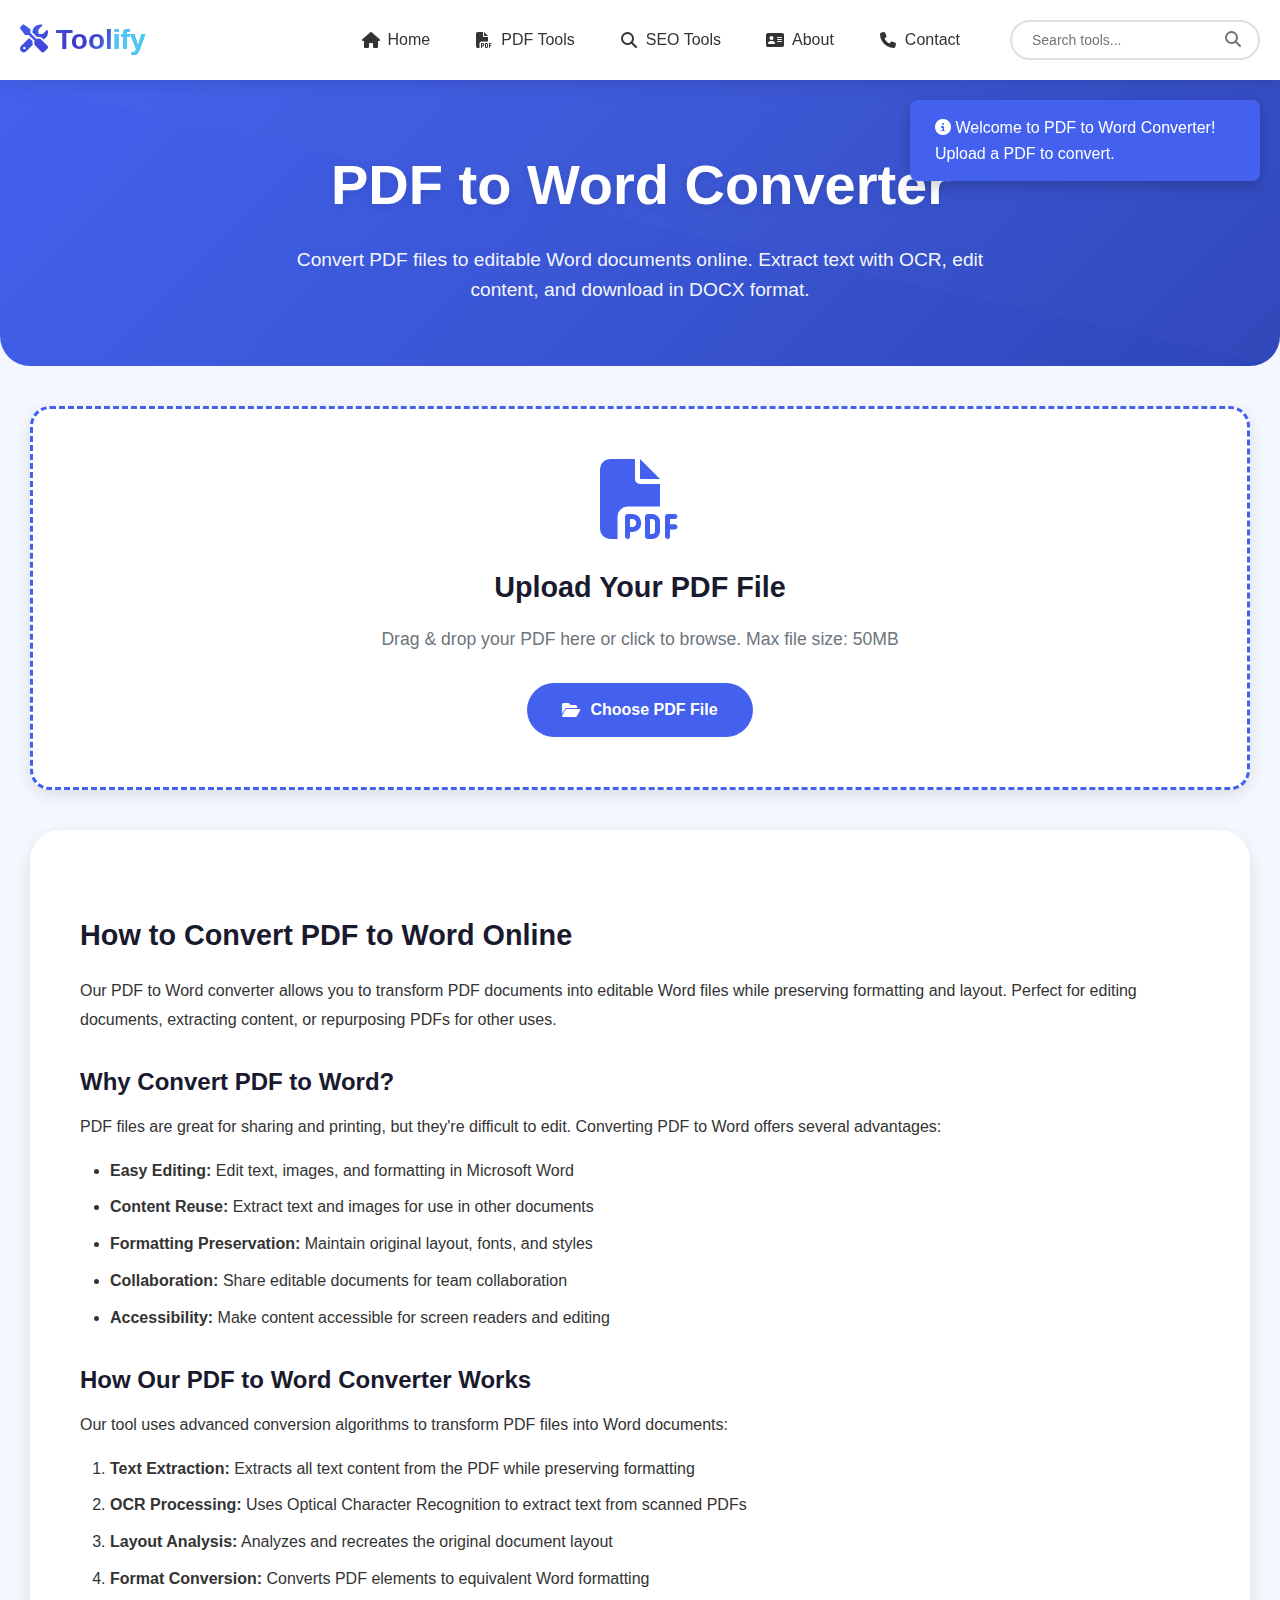
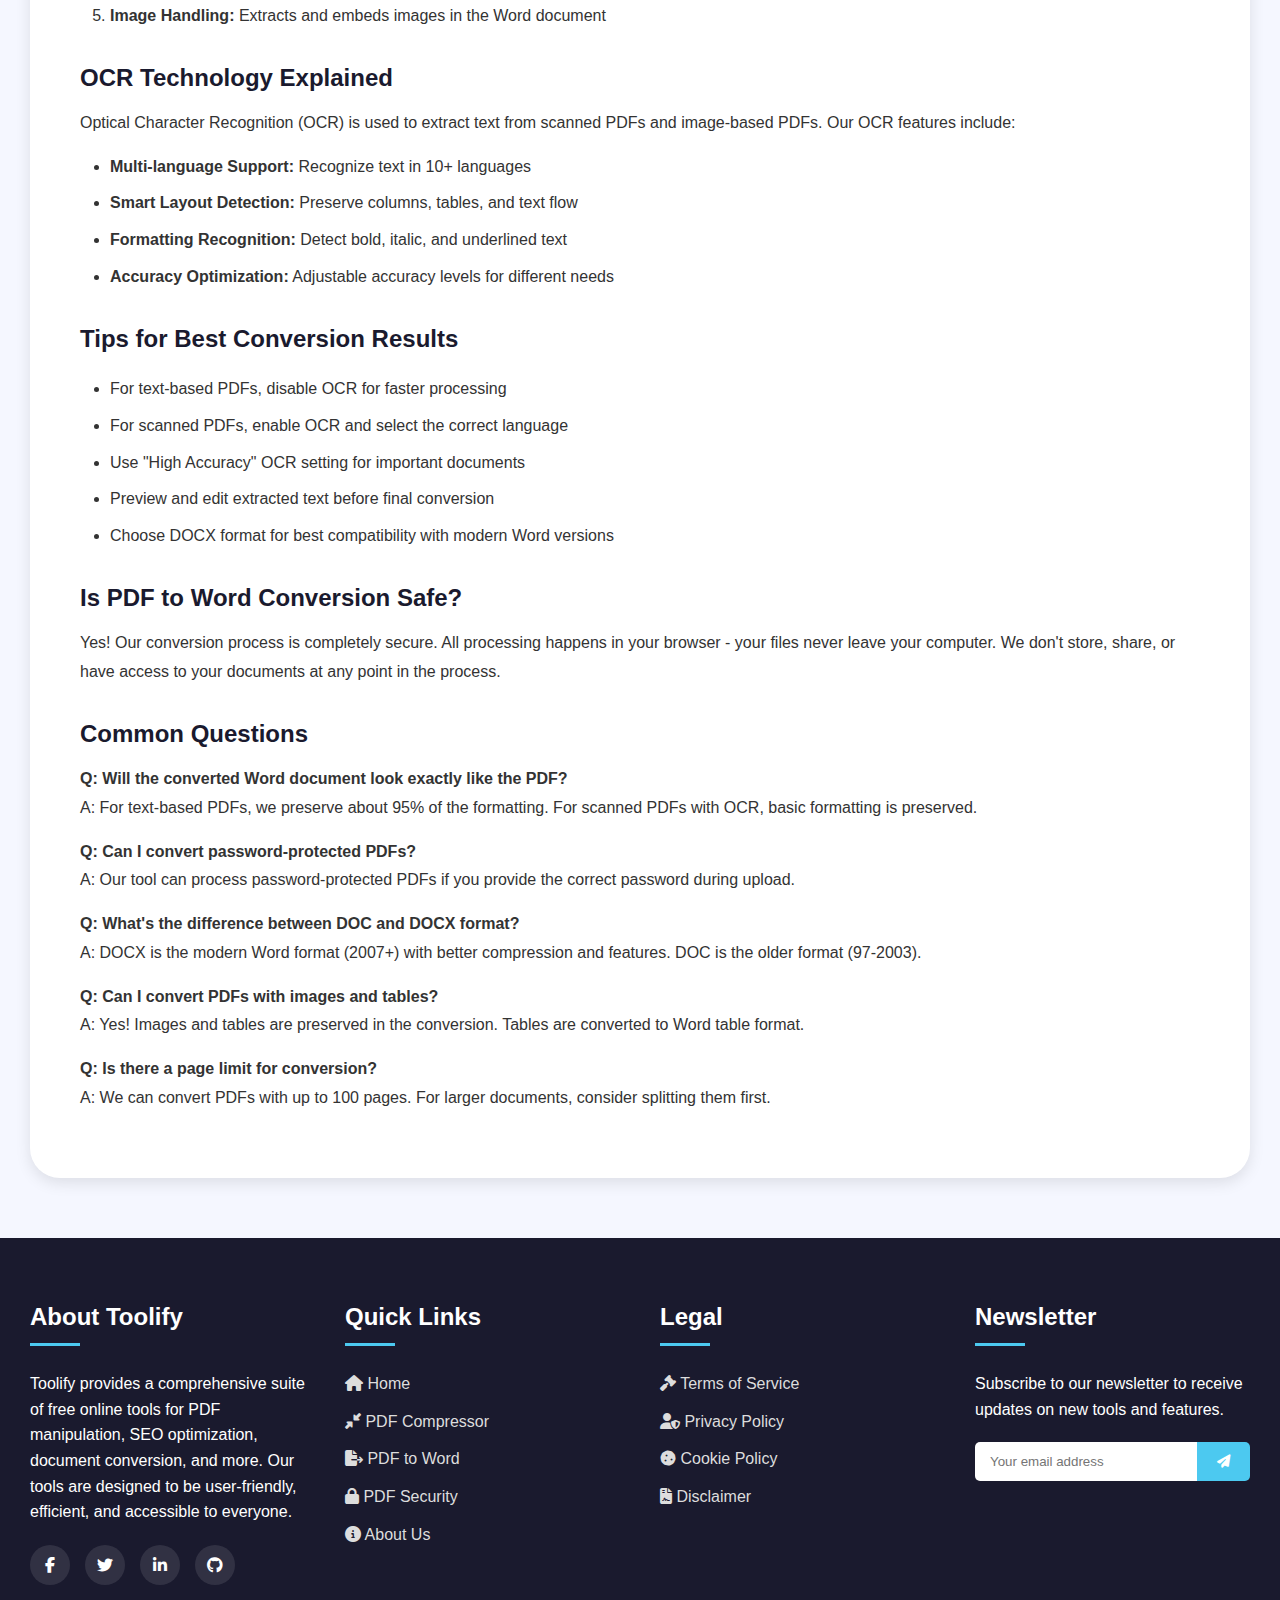
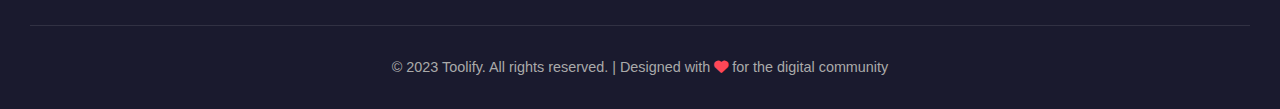
<file: pdftoword.html>
<!DOCTYPE html>
<html lang="en">

<head>
    <meta charset="UTF-8">
    <meta name="viewport" content="width=device-width, initial-scale=1.0">
    <title>PDF to Word Converter - Convert PDF to Editable Word Online | Toolify</title>
    <meta name="description"
        content="Convert PDF to Word documents online for free. Extract text from PDF files and edit them in Microsoft Word. Perfect for editing, formatting, and repurposing content.">
    <meta name="keywords"
        content="PDF to Word, convert PDF to Word, PDF to DOCX, PDF to DOC, extract text from PDF, editable PDF, PDF converter, online PDF to Word">
    <meta name="author" content="Toolify">
    <link rel="shortcut icon" href="images/image-removebg-preview.png" type="image/x-icon">
    <link rel="stylesheet" href="https://cdnjs.cloudflare.com/ajax/libs/font-awesome/6.4.0/css/all.min.css">
    <style>
        /* CSS Variables for consistent theming */
        :root {
            --primary-color: #4361ee;
            --secondary-color: #3f37c9;
            --accent-color: #4cc9f0;
            --dark-color: #1a1a2e;
            --light-color: #f8f9fa;
            --success-color: #4bb543;
            --warning-color: #ffa502;
            --error-color: #ff4757;
            --gray-color: #6c757d;
            --gradient-bg: linear-gradient(135deg, #4361ee, #3f37c9, #4cc9f0);
            --shadow: 0 5px 15px rgba(0, 0, 0, 0.1);
            --transition: all 0.3s ease;
        }

        * {
            margin: 0;
            padding: 0;
            box-sizing: border-box;
            font-family: 'Segoe UI', Tahoma, Geneva, Verdana, sans-serif;
        }

        body {
            background-color: #f5f7ff;
            color: #333;
            line-height: 1.6;
            padding-top: 80px;
        }

        /* Top Navigation */
        .top-nav {
            background: white;
            box-shadow: var(--shadow);
            position: fixed;
            top: 0;
            left: 0;
            right: 0;
            z-index: 1000;
            height: 80px;
            display: flex;
            align-items: center;
        }

        .nav-container {
            max-width: 1400px;
            width: 100%;
            margin: 0 auto;
            padding: 0 20px;
            display: flex;
            align-items: center;
            justify-content: space-between;
        }

        .logo {
            display: flex;
            align-items: center;
        }

        .logo h1 {
            font-size: 28px;
            background: var(--gradient-bg);
            -webkit-background-clip: text;
            background-clip: text;
            color: transparent;
            font-weight: 800;
        }

        .logo span {
            color: var(--accent-color);
        }

        .nav-menu {
            display: flex;
            align-items: center;
            gap: 10px;
        }

        .nav-menu ul {
            display: flex;
            list-style: none;
            gap: 5px;
        }

        .nav-menu li {
            position: relative;
        }

        .nav-menu a {
            display: flex;
            align-items: center;
            padding: 15px 20px;
            color: #333;
            text-decoration: none;
            transition: var(--transition);
            border-radius: 5px;
            font-weight: 500;
        }

        .nav-menu a:hover,
        .nav-menu a.active {
            background: rgba(67, 97, 238, 0.1);
            color: var(--primary-color);
        }

        .nav-menu i {
            margin-right: 8px;
            width: 18px;
            text-align: center;
        }

        .dropdown {
            position: relative;
        }

        .dropdown-content {
            display: none;
            position: absolute;
            top: 100%;
            left: 0;
            background: white;
            min-width: 220px;
            box-shadow: 0 10px 30px rgba(0, 0, 0, 0.15);
            border-radius: 10px;
            overflow: hidden;
            z-index: 1001;
        }

        .dropdown:hover .dropdown-content {
            display: block;
        }

        .dropdown-content a {
            padding: 12px 20px;
            font-size: 0.95rem;
            border-bottom: 1px solid rgba(0, 0, 0, 0.05);
            color: #333;
            display: flex;
            align-items: center;
        }

        .dropdown-content a:last-child {
            border-bottom: none;
        }

        .dropdown-content a:hover {
            background: rgba(67, 97, 238, 0.08);
            color: var(--primary-color);
        }

        .nav-actions {
            display: flex;
            align-items: center;
            gap: 15px;
            margin-left: 20px;
        }

        .search-container {
            position: relative;
        }

        .search-box {
            padding: 10px 20px;
            padding-right: 50px;
            border: 2px solid #e0e0e0;
            border-radius: 50px;
            font-size: 14px;
            width: 250px;
            transition: var(--transition);
        }

        .search-box:focus {
            outline: none;
            border-color: var(--primary-color);
            width: 300px;
        }

        .search-button {
            position: absolute;
            right: 10px;
            top: 50%;
            transform: translateY(-50%);
            background: none;
            border: none;
            color: var(--gray-color);
            cursor: pointer;
            font-size: 16px;
        }

        .mobile-menu-toggle {
            display: none;
            background: none;
            border: none;
            font-size: 24px;
            color: var(--dark-color);
            cursor: pointer;
            padding: 10px;
            border-radius: 5px;
        }

        /* Tool Header */
        .tool-header {
            text-align: center;
            padding: 60px 20px;
            background: linear-gradient(135deg, #4361ee, #3a56d4, #2f46b9);
            color: white;
            border-radius: 0 0 30px 30px;
            margin-bottom: 40px;
            position: relative;
            overflow: hidden;
        }

        .tool-header::before {
            content: '';
            position: absolute;
            top: 0;
            left: 0;
            right: 0;
            bottom: 0;
            background: url('data:image/svg+xml,<svg xmlns="http://www.w3.org/2000/svg" viewBox="0 0 100 100" preserveAspectRatio="none"><path d="M0,0 L100,0 L100,100 Z" fill="rgba(255,255,255,0.1)"/></svg>');
            opacity: 0.1;
        }

        .tool-header h1 {
            font-size: 3.5rem;
            margin-bottom: 15px;
            position: relative;
            z-index: 1;
            text-shadow: 0 2px 10px rgba(0, 0, 0, 0.1);
        }

        .tool-header p {
            font-size: 1.2rem;
            max-width: 700px;
            margin: 0 auto;
            opacity: 0.95;
            position: relative;
            z-index: 1;
        }

        /* Tool Container */
        .tool-container {
            max-width: 1400px;
            margin: 0 auto 40px;
            padding: 0 30px;
        }

        /* Upload Area */
        .upload-area {
            background: white;
            border-radius: 20px;
            padding: 50px;
            margin-bottom: 40px;
            box-shadow: var(--shadow);
            text-align: center;
            border: 3px dashed var(--primary-color);
            transition: var(--transition);
            cursor: pointer;
            position: relative;
        }

        .upload-area:hover {
            background: rgba(67, 97, 238, 0.05);
            transform: translateY(-5px);
            box-shadow: 0 15px 30px rgba(0, 0, 0, 0.15);
            border-color: var(--accent-color);
        }

        .upload-area.highlight {
            background: rgba(67, 97, 238, 0.1);
            border-color: var(--accent-color);
        }

        .upload-icon {
            font-size: 80px;
            color: var(--primary-color);
            margin-bottom: 25px;
            transition: var(--transition);
        }

        .upload-area:hover .upload-icon {
            color: var(--accent-color);
            transform: scale(1.1);
        }

        .upload-area h3 {
            font-size: 1.8rem;
            margin-bottom: 15px;
            color: var(--dark-color);
        }

        .upload-area p {
            color: var(--gray-color);
            margin-bottom: 30px;
            font-size: 1.1rem;
        }

        .upload-btn {
            background: var(--primary-color);
            color: white;
            border: none;
            padding: 18px 35px;
            border-radius: 50px;
            font-size: 16px;
            cursor: pointer;
            transition: var(--transition);
            display: inline-flex;
            align-items: center;
            gap: 10px;
            font-weight: 600;
        }

        .upload-btn:hover {
            background: var(--secondary-color);
            transform: translateY(-3px);
            box-shadow: 0 10px 20px rgba(67, 97, 238, 0.3);
        }

        .file-info {
            margin-top: 30px;
            padding: 20px;
            background: rgba(67, 97, 238, 0.1);
            border-radius: 10px;
            display: none;
            text-align: left;
        }

        .file-info.active {
            display: block;
        }

        .file-info h4 {
            margin-bottom: 15px;
            color: var(--dark-color);
            font-size: 1.3rem;
        }

        .file-details {
            display: grid;
            grid-template-columns: repeat(auto-fit, minmax(200px, 1fr));
            gap: 15px;
        }

        .file-detail {
            padding: 15px;
            background: white;
            border-radius: 8px;
            border-left: 4px solid var(--primary-color);
        }

        .file-detail strong {
            display: block;
            margin-bottom: 5px;
            color: var(--dark-color);
        }

        /* Conversion Options */
        .conversion-options {
            background: white;
            border-radius: 20px;
            padding: 40px;
            margin-bottom: 40px;
            box-shadow: var(--shadow);
            display: none;
        }

        .options-title {
            font-size: 1.8rem;
            margin-bottom: 30px;
            color: var(--dark-color);
            display: flex;
            align-items: center;
            gap: 10px;
        }

        .options-title i {
            color: var(--primary-color);
        }

        .conversion-types {
            display: grid;
            grid-template-columns: repeat(auto-fit, minmax(250px, 1fr));
            gap: 20px;
            margin-bottom: 30px;
        }

        .type-card {
            padding: 25px;
            border-radius: 15px;
            border: 2px solid #e0e0e0;
            cursor: pointer;
            transition: var(--transition);
            text-align: center;
        }

        .type-card:hover {
            transform: translateY(-5px);
            box-shadow: var(--shadow);
        }

        .type-card.active {
            border-color: var(--primary-color);
            background: rgba(67, 97, 238, 0.05);
        }

        .type-card h4 {
            font-size: 1.3rem;
            margin-bottom: 10px;
            color: var(--dark-color);
        }

        .type-card .type-description {
            color: var(--gray-color);
            margin-bottom: 15px;
            font-size: 0.95rem;
        }

        .type-card .type-icon {
            font-size: 40px;
            color: var(--primary-color);
            margin-bottom: 15px;
        }

        .ocr-options {
            margin-top: 30px;
            padding: 30px;
            background: #f8f9ff;
            border-radius: 15px;
        }

        .ocr-options h4 {
            font-size: 1.4rem;
            margin-bottom: 20px;
            color: var(--dark-color);
            display: flex;
            align-items: center;
            gap: 10px;
        }

        .ocr-options h4 i {
            color: var(--accent-color);
        }

        .ocr-toggle {
            display: flex;
            align-items: center;
            justify-content: space-between;
            margin-bottom: 20px;
            padding: 15px;
            background: white;
            border-radius: 10px;
            border: 1px solid #e0e0e0;
        }

        .toggle-label {
            display: flex;
            align-items: center;
            gap: 10px;
            font-weight: 600;
            color: var(--dark-color);
        }

        .toggle-switch {
            position: relative;
            display: inline-block;
            width: 60px;
            height: 30px;
        }

        .toggle-switch input {
            opacity: 0;
            width: 0;
            height: 0;
        }

        .toggle-slider {
            position: absolute;
            cursor: pointer;
            top: 0;
            left: 0;
            right: 0;
            bottom: 0;
            background-color: #ccc;
            transition: var(--transition);
            border-radius: 34px;
        }

        .toggle-slider:before {
            position: absolute;
            content: "";
            height: 22px;
            width: 22px;
            left: 4px;
            bottom: 4px;
            background-color: white;
            transition: var(--transition);
            border-radius: 50%;
        }

        input:checked + .toggle-slider {
            background-color: var(--primary-color);
        }

        input:checked + .toggle-slider:before {
            transform: translateX(30px);
        }

        .ocr-settings {
            display: grid;
            grid-template-columns: repeat(auto-fit, minmax(250px, 1fr));
            gap: 20px;
            margin-top: 20px;
            padding: 20px;
            background: white;
            border-radius: 10px;
            border: 1px solid #e0e0e0;
            display: none;
        }

        .ocr-settings.active {
            display: grid;
            animation: fadeIn 0.5s ease;
        }

        .setting-group {
            padding: 15px;
            background: #f8f9ff;
            border-radius: 8px;
        }

        .setting-group label {
            display: block;
            margin-bottom: 8px;
            font-weight: 600;
            color: var(--dark-color);
        }

        .setting-group select {
            width: 100%;
            padding: 10px;
            border: 1px solid #e0e0e0;
            border-radius: 5px;
            font-size: 14px;
            background: white;
        }

        /* Text Preview */
        .text-preview {
            background: white;
            border-radius: 20px;
            padding: 40px;
            margin-bottom: 40px;
            box-shadow: var(--shadow);
            display: none;
        }

        .text-preview.active {
            display: block;
            animation: fadeIn 0.5s ease;
        }

        .preview-header {
            display: flex;
            justify-content: space-between;
            align-items: center;
            margin-bottom: 20px;
        }

        .preview-header h3 {
            font-size: 1.8rem;
            color: var(--dark-color);
            display: flex;
            align-items: center;
            gap: 10px;
        }

        .preview-header h3 i {
            color: var(--accent-color);
        }

        .preview-actions {
            display: flex;
            gap: 10px;
        }

        .preview-btn {
            padding: 8px 16px;
            border: none;
            border-radius: 5px;
            font-size: 14px;
            cursor: pointer;
            transition: var(--transition);
            display: flex;
            align-items: center;
            gap: 5px;
        }

        .preview-btn.copy {
            background: var(--primary-color);
            color: white;
        }

        .preview-btn.clear {
            background: rgba(67, 97, 238, 0.1);
            color: var(--primary-color);
        }

        .text-editor {
            width: 100%;
            height: 300px;
            padding: 20px;
            border: 1px solid #e0e0e0;
            border-radius: 10px;
            font-size: 14px;
            line-height: 1.6;
            resize: vertical;
            font-family: 'Segoe UI', Tahoma, Geneva, Verdana, sans-serif;
        }

        .text-editor:focus {
            outline: none;
            border-color: var(--primary-color);
        }

        /* Action Buttons */
        .action-buttons {
            display: grid;
            grid-template-columns: repeat(auto-fit, minmax(250px, 1fr));
            gap: 20px;
            margin-bottom: 40px;
            display: none;
        }

        .action-btn {
            padding: 20px;
            border: none;
            border-radius: 15px;
            font-size: 1.1rem;
            font-weight: 600;
            cursor: pointer;
            transition: var(--transition);
            display: flex;
            align-items: center;
            justify-content: center;
            gap: 12px;
        }

        .action-btn.primary {
            background: var(--primary-color);
            color: white;
        }

        .action-btn.primary:hover {
            background: var(--secondary-color);
            transform: translateY(-3px);
            box-shadow: 0 10px 20px rgba(67, 97, 238, 0.3);
        }

        .action-btn.secondary {
            background: rgba(67, 97, 238, 0.1);
            color: var(--primary-color);
        }

        .action-btn.secondary:hover {
            background: rgba(67, 97, 238, 0.2);
            transform: translateY(-3px);
        }

        .action-btn:disabled {
            opacity: 0.5;
            cursor: not-allowed;
            transform: none !important;
            box-shadow: none !important;
        }

        /* Results Section */
        .results-section {
            background: white;
            border-radius: 20px;
            padding: 40px;
            margin-bottom: 40px;
            box-shadow: var(--shadow);
            display: none;
        }

        .results-section.active {
            display: block;
            animation: fadeIn 0.5s ease;
        }

        @keyframes fadeIn {
            from { opacity: 0; transform: translateY(20px); }
            to { opacity: 1; transform: translateY(0); }
        }

        .results-title {
            font-size: 1.8rem;
            margin-bottom: 30px;
            color: var(--dark-color);
            display: flex;
            align-items: center;
            gap: 10px;
        }

        .results-title i {
            color: var(--success-color);
        }

        .conversion-results {
            display: grid;
            grid-template-columns: repeat(auto-fit, minmax(300px, 1fr));
            gap: 30px;
            margin-bottom: 40px;
        }

        .result-card {
            padding: 30px;
            border-radius: 15px;
            text-align: center;
            transition: var(--transition);
        }

        .result-card.original {
            background: linear-gradient(135deg, rgba(255, 107, 107, 0.1), rgba(255, 107, 107, 0.05));
            border: 2px solid rgba(255, 107, 107, 0.2);
        }

        .result-card.converted {
            background: linear-gradient(135deg, rgba(75, 181, 67, 0.1), rgba(75, 181, 67, 0.05));
            border: 2px solid rgba(75, 181, 67, 0.2);
        }

        .result-card h4 {
            font-size: 1.4rem;
            margin-bottom: 20px;
            color: var(--dark-color);
        }

        .result-card .file-icon {
            font-size: 50px;
            margin-bottom: 20px;
        }

        .result-card.original .file-icon {
            color: #ff6b6b;
        }

        .result-card.converted .file-icon {
            color: var(--success-color);
        }

        .file-stats {
            display: flex;
            flex-direction: column;
            gap: 10px;
        }

        .stat-item {
            display: flex;
            justify-content: space-between;
            padding: 10px 0;
            border-bottom: 1px solid rgba(0, 0, 0, 0.05);
        }

        .stat-item:last-child {
            border-bottom: none;
        }

        .stat-label {
            color: var(--gray-color);
        }

        .stat-value {
            font-weight: 600;
            color: var(--dark-color);
        }

        .success-card {
            grid-column: 1 / -1;
            background: linear-gradient(135deg, #4361ee, #4cc9f0);
            color: white;
            padding: 30px;
            border-radius: 15px;
            text-align: center;
        }

        .success-card h4 {
            font-size: 1.4rem;
            margin-bottom: 20px;
        }

        .success-icon {
            font-size: 60px;
            margin-bottom: 20px;
        }

        .success-text {
            font-size: 1.2rem;
            opacity: 0.9;
            margin-bottom: 20px;
        }

        .result-actions {
            display: flex;
            gap: 15px;
            justify-content: center;
            flex-wrap: wrap;
        }

        .result-btn {
            padding: 12px 25px;
            border: none;
            border-radius: 10px;
            font-weight: 600;
            cursor: pointer;
            transition: var(--transition);
            display: flex;
            align-items: center;
            gap: 8px;
        }

        .result-btn.download {
            background: var(--success-color);
            color: white;
        }

        .result-btn.download:hover {
            background: #3d9a36;
            transform: translateY(-3px);
        }

        .result-btn.new {
            background: var(--primary-color);
            color: white;
        }

        .result-btn.new:hover {
            background: var(--secondary-color);
            transform: translateY(-3px);
        }

        /* Processing Overlay */
        .processing-overlay {
            position: fixed;
            top: 0;
            left: 0;
            right: 0;
            bottom: 0;
            background: rgba(0, 0, 0, 0.7);
            display: flex;
            align-items: center;
            justify-content: center;
            z-index: 2000;
            opacity: 0;
            visibility: hidden;
            transition: var(--transition);
        }

        .processing-overlay.active {
            opacity: 1;
            visibility: visible;
        }

        .processing-content {
            background: white;
            padding: 50px;
            border-radius: 20px;
            text-align: center;
            max-width: 500px;
            width: 90%;
            box-shadow: 0 20px 50px rgba(0, 0, 0, 0.3);
        }

        .processing-spinner {
            font-size: 60px;
            color: var(--primary-color);
            margin-bottom: 25px;
            animation: spin 1s linear infinite;
        }

        @keyframes spin {
            0% { transform: rotate(0deg); }
            100% { transform: rotate(360deg); }
        }

        .processing-content h3 {
            font-size: 1.8rem;
            margin-bottom: 15px;
            color: var(--dark-color);
        }

        .processing-content p {
            color: var(--gray-color);
            margin-bottom: 25px;
        }

        .progress-bar {
            height: 8px;
            background: #e0e0e0;
            border-radius: 4px;
            overflow: hidden;
            margin-bottom: 20px;
        }

        .progress-fill {
            height: 100%;
            background: var(--primary-color);
            width: 0%;
            transition: width 0.3s ease;
            border-radius: 4px;
        }

        /* Blog Content */
        .blog-content {
            background: white;
            padding: 50px;
            border-radius: 30px;
            margin-bottom: 60px;
            box-shadow: var(--shadow);
            line-height: 1.8;
            max-width: 1400px;
            margin-left: auto;
            margin-right: auto;
        }

        .blog-content h2 {
            color: var(--dark-color);
            margin: 30px 0 15px;
            font-size: 1.8rem;
        }

        .blog-content h3 {
            color: var(--dark-color);
            margin: 25px 0 10px;
            font-size: 1.5rem;
        }

        .blog-content p {
            margin-bottom: 15px;
        }

        .blog-content ul,
        .blog-content ol {
            margin: 15px 0 15px 30px;
        }

        .blog-content li {
            margin-bottom: 8px;
        }

        .blog-content blockquote {
            border-left: 4px solid var(--primary-color);
            padding-left: 20px;
            margin: 20px 0;
            font-style: italic;
            color: var(--gray-color);
        }

        /* Footer */
        .footer {
            background: var(--dark-color);
            color: white;
            padding: 60px 30px 30px;
            margin-top: auto;
        }

        .footer-content {
            display: grid;
            grid-template-columns: repeat(auto-fit, minmax(250px, 1fr));
            gap: 40px;
            margin-bottom: 40px;
        }

        .footer-section h3 {
            font-size: 1.5rem;
            margin-bottom: 25px;
            position: relative;
            padding-bottom: 10px;
        }

        .footer-section h3:after {
            content: '';
            position: absolute;
            bottom: 0;
            left: 0;
            width: 50px;
            height: 3px;
            background: var(--accent-color);
        }

        .footer-links {
            list-style: none;
        }

        .footer-links li {
            margin-bottom: 12px;
        }

        .footer-links a {
            color: #ddd;
            text-decoration: none;
            transition: var(--transition);
        }

        .footer-links a:hover {
            color: var(--accent-color);
            padding-left: 5px;
        }

        .newsletter-form {
            display: flex;
            margin-top: 20px;
        }

        .newsletter-form input {
            flex: 1;
            padding: 12px 15px;
            border: none;
            border-radius: 5px 0 0 5px;
        }

        .newsletter-form button {
            background: var(--accent-color);
            color: white;
            border: none;
            padding: 12px 20px;
            border-radius: 0 5px 5px 0;
            cursor: pointer;
            transition: var(--transition);
        }

        .newsletter-form button:hover {
            background: #3aa8d0;
        }

        .footer-bottom {
            text-align: center;
            padding-top: 30px;
            border-top: 1px solid rgba(255, 255, 255, 0.1);
            color: #aaa;
            font-size: 0.9rem;
        }

        .social-icons {
            display: flex;
            gap: 15px;
            margin-top: 20px;
        }

        .social-icons a {
            display: inline-flex;
            align-items: center;
            justify-content: center;
            width: 40px;
            height: 40px;
            background: rgba(255, 255, 255, 0.1);
            border-radius: 50%;
            color: white;
            text-decoration: none;
            transition: var(--transition);
        }

        .social-icons a:hover {
            background: var(--accent-color);
            transform: translateY(-3px);
        }

        /* Notification */
        .notification {
            position: fixed;
            top: 100px;
            right: 20px;
            padding: 15px 25px;
            border-radius: 8px;
            color: white;
            font-weight: 500;
            z-index: 2001;
            box-shadow: 0 5px 15px rgba(0, 0, 0, 0.2);
            animation: slideIn 0.3s ease;
            max-width: 350px;
        }

        .notification.success {
            background: var(--success-color);
        }

        .notification.error {
            background: var(--error-color);
        }

        .notification.info {
            background: var(--primary-color);
        }

        @keyframes slideIn {
            from { transform: translateX(100%); opacity: 0; }
            to { transform: translateX(0); opacity: 1; }
        }

        @keyframes slideOut {
            from { transform: translateX(0); opacity: 1; }
            to { transform: translateX(100%); opacity: 0; }
        }

        /* Responsive Design */
        @media (max-width: 1200px) {
            .nav-menu ul {
                gap: 2px;
            }

            .nav-menu a {
                padding: 15px 15px;
                font-size: 14px;
            }

            .search-box {
                width: 200px;
            }

            .search-box:focus {
                width: 250px;
            }
        }

        @media (max-width: 992px) {
            .mobile-menu-toggle {
                display: block;
            }

            .nav-menu {
                position: fixed;
                top: 80px;
                left: 0;
                right: 0;
                background: white;
                flex-direction: column;
                padding: 20px;
                box-shadow: 0 10px 20px rgba(0, 0, 0, 0.1);
                transform: translateY(-100%);
                opacity: 0;
                visibility: hidden;
                transition: var(--transition);
                z-index: 999;
                height: auto;
                max-height: calc(100vh - 80px);
                overflow-y: auto;
            }

            .nav-menu.active {
                transform: translateY(0);
                opacity: 1;
                visibility: visible;
            }

            .nav-menu ul {
                flex-direction: column;
                width: 100%;
                gap: 5px;
            }

            .nav-menu li {
                width: 100%;
            }

            .nav-menu a {
                padding: 15px;
                width: 100%;
                border-radius: 5px;
                justify-content: flex-start;
                font-size: 16px;
            }

            .dropdown-content {
                position: static;
                box-shadow: none;
                border-radius: 0;
                background: rgba(0, 0, 0, 0.02);
                width: 100%;
                margin-top: 5px;
                display: none;
            }

            .dropdown.active .dropdown-content {
                display: block;
            }

            .dropdown-content a {
                padding-left: 40px;
            }

            .nav-actions {
                margin-left: 0;
                margin-top: 15px;
                width: 100%;
            }

            .search-container {
                width: 100%;
            }

            .search-box {
                width: 100%;
            }

            .search-box:focus {
                width: 100%;
            }

            .tool-header h1 {
                font-size: 2.5rem;
            }

            .tool-container {
                padding: 0 20px;
            }

            .blog-content {
                padding: 30px 20px;
            }
        }

        @media (max-width: 768px) {
            body {
                padding-top: 70px;
            }

            .top-nav {
                height: 70px;
            }

            .nav-menu {
                top: 70px;
                max-height: calc(100vh - 70px);
            }

            .tool-header {
                padding: 40px 20px;
            }

            .tool-header h1 {
                font-size: 2.2rem;
            }

            .tool-header p {
                font-size: 1.1rem;
            }

            .upload-area {
                padding: 30px;
            }

            .conversion-options {
                padding: 30px;
            }

            .results-section {
                padding: 30px;
            }

            .logo h1 {
                font-size: 24px;
            }
        }

        @media (max-width: 576px) {
            .tool-header {
                padding: 30px 15px;
            }

            .tool-header h1 {
                font-size: 1.8rem;
            }

            .tool-header p {
                font-size: 1rem;
            }

            .upload-area {
                padding: 25px;
            }

            .upload-btn {
                width: 100%;
                justify-content: center;
            }

            .conversion-types {
                grid-template-columns: 1fr;
            }

            .action-buttons {
                grid-template-columns: 1fr;
            }

            .conversion-results {
                grid-template-columns: 1fr;
            }

            .nav-container {
                padding: 0 15px;
            }

            .logo h1 {
                font-size: 22px;
            }
        }

        @media (max-width: 400px) {
            .tool-header h1 {
                font-size: 1.6rem;
            }

            .logo h1 {
                font-size: 20px;
            }

            .upload-icon {
                font-size: 60px;
            }
        }
    </style>
</head>

<body>
    <!-- Top Navigation -->
    <nav class="top-nav">
        <div class="nav-container">
            <div class="logo">
                <h1><i class="fas fa-tools"></i> Tool<span>ify</span></h1>
            </div>

            <button class="mobile-menu-toggle" id="mobileMenuToggle">
                <i class="fas fa-bars"></i>
            </button>

            <div class="nav-menu" id="navMenu">
                <ul>
                    <li><a href="index.html" ><i class="fas fa-home"></i> Home</a></li>

                    <li class="dropdown" id="pdfDropdown">
                        <a href="#"><i class="fas fa-file-pdf"></i> PDF Tools</a>

                    </li>
                    <li class="dropdown" id="seoDropdown">
                        <a href="#"><i class="fas fa-search"></i> SEO Tools</a>
                    </li>
                    <li><a href="about.html"><i class="fa-solid fa-address-card"></i>About</a></li>
                    <li><a href="contact.html"><i class="fas fa-phone"></i>Contact</a></li>
                </ul>
                <div class="nav-actions">
                    <div class="search-container">
                        <input type="text" class="search-box" placeholder="Search tools...">
                        <button class="search-button">
                            <i class="fas fa-search"></i>
                        </button>
                    </div>
                </div>
            </div>
        </div>
    </nav>

    <!-- Processing Overlay -->
    <div class="processing-overlay" id="processingOverlay">
        <div class="processing-content">
            <div class="processing-spinner">
                <i class="fas fa-spinner"></i>
            </div>
            <h3>Converting PDF to Word</h3>
            <p id="processingStatus">Please wait while we convert your PDF file...</p>
            <div class="progress-bar">
                <div class="progress-fill" id="progressFill"></div>
            </div>
            <p>Extracting text and formatting...</p>
        </div>
    </div>

    <!-- Main Content Area -->
    <main class="main-content">
        <!-- Tool Header -->
        <section class="tool-header">
            <h1>PDF to Word Converter</h1>
            <p>Convert PDF files to editable Word documents online. Extract text with OCR, edit content, and download in DOCX format.</p>
        </section>

        <!-- Tool Container -->
        <div class="tool-container">
            <!-- PDF Upload Area -->
            <div class="upload-area" id="uploadArea">
                <i class="fas fa-file-pdf upload-icon"></i>
                <h3>Upload Your PDF File</h3>
                <p>Drag & drop your PDF here or click to browse. Max file size: 50MB</p>
                <button class="upload-btn" id="uploadBtn">
                    <i class="fas fa-folder-open"></i> Choose PDF File
                </button>
                <input type="file" id="fileInput" accept=".pdf,application/pdf" style="display: none;">
                <div class="file-info" id="fileInfo">
                    <h4>File Information</h4>
                    <div class="file-details">
                        <div class="file-detail">
                            <strong>File Name:</strong>
                            <span id="fileName">No file selected</span>
                        </div>
                        <div class="file-detail">
                            <strong>File Size:</strong>
                            <span id="fileSize">0 KB</span>
                        </div>
                        <div class="file-detail">
                            <strong>Pages:</strong>
                            <span id="filePages">0</span>
                        </div>
                        <div class="file-detail">
                            <strong>Status:</strong>
                            <span id="fileStatus">Ready to convert</span>
                        </div>
                    </div>
                </div>
            </div>

            <!-- Conversion Options -->
            <div class="conversion-options" id="conversionOptions">
                <h3 class="options-title"><i class="fas fa-sliders-h"></i> Conversion Settings</h3>
                
                <div class="conversion-types">
                    <div class="type-card active" data-format="docx">
                        <div class="type-icon">
                            <i class="fab fa-microsoft"></i>
                        </div>
                        <h4>DOCX Format</h4>
                        <p class="type-description">Microsoft Word 2007+ format. Best for modern Word versions.</p>
                        <div class="compression-rate">Recommended</div>
                    </div>
                    <div class="type-card" data-format="doc">
                        <div class="type-icon">
                            <i class="fas fa-file-word"></i>
                        </div>
                        <h4>DOC Format</h4>
                        <p class="type-description">Compatible with older Word versions (97-2003).</p>
                        <div class="compression-rate">Legacy</div>
                    </div>
                    <div class="type-card" data-format="txt">
                        <div class="type-icon">
                            <i class="fas fa-file-alt"></i>
                        </div>
                        <h4>Plain Text</h4>
                        <p class="type-description">Simple text format without formatting.</p>
                        <div class="compression-rate">Text Only</div>
                    </div>
                </div>

                <div class="ocr-options">
                    <h4><i class="fas fa-eye"></i> OCR Settings (Optical Character Recognition)</h4>
                    
                    <div class="ocr-toggle">
                        <div class="toggle-label">
                            <i class="fas fa-text-height"></i>
                            <span>Enable OCR Text Recognition</span>
                        </div>
                        <label class="toggle-switch">
                            <input type="checkbox" id="enableOCR" checked>
                            <span class="toggle-slider"></span>
                        </label>
                    </div>

                    <div class="ocr-settings" id="ocrSettings">
                        <div class="setting-group">
                            <label for="language"><i class="fas fa-language"></i> Language</label>
                            <select id="language">
                                <option value="eng" selected>English</option>
                                <option value="spa">Spanish</option>
                                <option value="fra">French</option>
                                <option value="deu">German</option>
                                <option value="ita">Italian</option>
                                <option value="por">Portuguese</option>
                                <option value="rus">Russian</option>
                                <option value="chi">Chinese</option>
                                <option value="jpn">Japanese</option>
                                <option value="kor">Korean</option>
                            </select>
                        </div>
                        
                        <div class="setting-group">
                            <label for="accuracy"><i class="fas fa-bullseye"></i> Accuracy Level</label>
                            <select id="accuracy">
                                <option value="high" selected>High Accuracy (Slower)</option>
                                <option value="medium">Medium Balance</option>
                                <option value="low">Fast Processing</option>
                            </select>
                        </div>
                        
                        <div class="setting-group">
                            <label for="formatting"><i class="fas fa-paint-brush"></i> Preserve Formatting</label>
                            <select id="formatting">
                                <option value="full" selected>Full Formatting</option>
                                <option value="basic">Basic Formatting</option>
                                <option value="minimal">Minimal Formatting</option>
                            </select>
                        </div>
                    </div>
                </div>
            </div>

            <!-- Text Preview -->
            <div class="text-preview" id="textPreview">
                <div class="preview-header">
                    <h3><i class="fas fa-edit"></i> Extracted Text Preview</h3>
                    <div class="preview-actions">
                        <button class="preview-btn copy" id="copyTextBtn">
                            <i class="fas fa-copy"></i> Copy All
                        </button>
                        <button class="preview-btn clear" id="clearTextBtn">
                            <i class="fas fa-eraser"></i> Clear
                        </button>
                    </div>
                </div>
                <textarea class="text-editor" id="textEditor" placeholder="Extracted text will appear here... You can edit the text before converting to Word."></textarea>
                <p style="margin-top: 10px; color: var(--gray-color); font-size: 0.9rem;">
                    <i class="fas fa-info-circle"></i> You can edit the extracted text above. The edited text will be included in the Word document.
                </p>
            </div>

            <!-- Action Buttons -->
            <div class="action-buttons" id="actionButtons">
                <button class="action-btn primary" id="convertBtn">
                    <i class="fas fa-exchange-alt"></i> Convert to Word Now
                </button>
                <button class="action-btn secondary" id="clearBtn">
                    <i class="fas fa-times"></i> Clear & Start Over
                </button>
            </div>

            <!-- Results Section -->
            <div class="results-section" id="resultsSection">
                <h3 class="results-title"><i class="fas fa-chart-line"></i> Conversion Results</h3>

                <div class="conversion-results">
                    <div class="result-card original">
                        <h4>Original PDF</h4>
                        <i class="fas fa-file-pdf file-icon"></i>
                        <div class="file-stats">
                            <div class="stat-item">
                                <span class="stat-label">File Size:</span>
                                <span class="stat-value" id="originalSize">0 KB</span>
                            </div>
                            <div class="stat-item">
                                <span class="stat-label">Pages:</span>
                                <span class="stat-value" id="originalPages">0</span>
                            </div>
                            <div class="stat-item">
                                <span class="stat-label">Format:</span>
                                <span class="stat-value">PDF</span>
                            </div>
                        </div>
                    </div>

                    <div class="result-card converted">
                        <h4>Converted Word</h4>
                        <i class="fas fa-file-word file-icon"></i>
                        <div class="file-stats">
                            <div class="stat-item">
                                <span class="stat-label">File Size:</span>
                                <span class="stat-value" id="convertedSize">0 KB</span>
                            </div>
                            <div class="stat-item">
                                <span class="stat-label">Pages:</span>
                                <span class="stat-value" id="convertedPages">0</span>
                            </div>
                            <div class="stat-item">
                                <span class="stat-label">Format:</span>
                                <span class="stat-value" id="convertedFormat">DOCX</span>
                            </div>
                        </div>
                    </div>

                    <div class="success-card">
                        <div class="success-icon">
                            <i class="fas fa-check-circle"></i>
                        </div>
                        <h4>Conversion Successful!</h4>
                        <p class="success-text">Your PDF has been converted to an editable Word document.</p>
                        <p class="success-text" id="conversionStats">Text extracted: 0 characters</p>
                    </div>
                </div>

                <div class="result-actions">
                    <button class="result-btn download" id="downloadBtn">
                        <i class="fas fa-download"></i> Download Word Document
                    </button>
                    <button class="result-btn new" id="newConversionBtn">
                        <i class="fas fa-plus"></i> Convert Another PDF
                    </button>
                </div>
            </div>

            <!-- Blog Content -->
            <div class="blog-content">
                <h2>How to Convert PDF to Word Online</h2>
                <p>Our PDF to Word converter allows you to transform PDF documents into editable Word files while preserving formatting and layout. Perfect for editing documents, extracting content, or repurposing PDFs for other uses.</p>

                <h3>Why Convert PDF to Word?</h3>
                <p>PDF files are great for sharing and printing, but they're difficult to edit. Converting PDF to Word offers several advantages:</p>
                <ul>
                    <li><strong>Easy Editing:</strong> Edit text, images, and formatting in Microsoft Word</li>
                    <li><strong>Content Reuse:</strong> Extract text and images for use in other documents</li>
                    <li><strong>Formatting Preservation:</strong> Maintain original layout, fonts, and styles</li>
                    <li><strong>Collaboration:</strong> Share editable documents for team collaboration</li>
                    <li><strong>Accessibility:</strong> Make content accessible for screen readers and editing</li>
                </ul>

                <h3>How Our PDF to Word Converter Works</h3>
                <p>Our tool uses advanced conversion algorithms to transform PDF files into Word documents:</p>
                <ol>
                    <li><strong>Text Extraction:</strong> Extracts all text content from the PDF while preserving formatting</li>
                    <li><strong>OCR Processing:</strong> Uses Optical Character Recognition to extract text from scanned PDFs</li>
                    <li><strong>Layout Analysis:</strong> Analyzes and recreates the original document layout</li>
                    <li><strong>Format Conversion:</strong> Converts PDF elements to equivalent Word formatting</li>
                    <li><strong>Image Handling:</strong> Extracts and embeds images in the Word document</li>
                </ol>

                <h3>OCR Technology Explained</h3>
                <p>Optical Character Recognition (OCR) is used to extract text from scanned PDFs and image-based PDFs. Our OCR features include:</p>
                <ul>
                    <li><strong>Multi-language Support:</strong> Recognize text in 10+ languages</li>
                    <li><strong>Smart Layout Detection:</strong> Preserve columns, tables, and text flow</li>
                    <li><strong>Formatting Recognition:</strong> Detect bold, italic, and underlined text</li>
                    <li><strong>Accuracy Optimization:</strong> Adjustable accuracy levels for different needs</li>
                </ul>

                <h3>Tips for Best Conversion Results</h3>
                <ul>
                    <li>For text-based PDFs, disable OCR for faster processing</li>
                    <li>For scanned PDFs, enable OCR and select the correct language</li>
                    <li>Use "High Accuracy" OCR setting for important documents</li>
                    <li>Preview and edit extracted text before final conversion</li>
                    <li>Choose DOCX format for best compatibility with modern Word versions</li>
                </ul>

                <h3>Is PDF to Word Conversion Safe?</h3>
                <p>Yes! Our conversion process is completely secure. All processing happens in your browser - your files never leave your computer. We don't store, share, or have access to your documents at any point in the process.</p>

                <h3>Common Questions</h3>
                <p><strong>Q: Will the converted Word document look exactly like the PDF?</strong><br>
                A: For text-based PDFs, we preserve about 95% of the formatting. For scanned PDFs with OCR, basic formatting is preserved.</p>

                <p><strong>Q: Can I convert password-protected PDFs?</strong><br>
                A: Our tool can process password-protected PDFs if you provide the correct password during upload.</p>

                <p><strong>Q: What's the difference between DOC and DOCX format?</strong><br>
                A: DOCX is the modern Word format (2007+) with better compression and features. DOC is the older format (97-2003).</p>

                <p><strong>Q: Can I convert PDFs with images and tables?</strong><br>
                A: Yes! Images and tables are preserved in the conversion. Tables are converted to Word table format.</p>

                <p><strong>Q: Is there a page limit for conversion?</strong><br>
                A: We can convert PDFs with up to 100 pages. For larger documents, consider splitting them first.</p>
            </div>
        </div>
    </main>

    <!-- Footer -->
    <footer class="footer">
        <div class="footer-content">
            <div class="footer-section">
                <h3>About Toolify</h3>
                <p>Toolify provides a comprehensive suite of free online tools for PDF manipulation, SEO optimization, document conversion, and more. Our tools are designed to be user-friendly, efficient, and accessible to everyone.</p>
                <div class="social-icons">
                    <a href="#"><i class="fab fa-facebook-f"></i></a>
                    <a href="#"><i class="fab fa-twitter"></i></a>
                    <a href="#"><i class="fab fa-linkedin-in"></i></a>
                    <a href="#"><i class="fab fa-github"></i></a>
                </div>
            </div>

            <div class="footer-section">
                <h3>Quick Links</h3>
                <ul class="footer-links">
                    <li><a href="index.html"><i class="fas fa-home"></i> Home</a></li>
                    <li><a href="pdf-compress.html"><i class="fas fa-compress-alt"></i> PDF Compressor</a></li>
                    <li><a href="pdf-to-word.html"><i class="fas fa-file-export"></i> PDF to Word</a></li>
                    <li><a href="#"><i class="fas fa-lock"></i> PDF Security</a></li>
                    <li><a href="about.html"><i class="fas fa-info-circle"></i> About Us</a></li>
                </ul>
            </div>

            <div class="footer-section">
                <h3>Legal</h3>
                <ul class="footer-links">
                    <li><a href="terms-of-service.html"><i class="fas fa-gavel"></i> Terms of Service</a></li>
                    <li><a href="privacy-policy.html"><i class="fas fa-user-shield"></i> Privacy Policy</a></li>
                    <li><a href="cookie-policy.html"><i class="fas fa-cookie"></i> Cookie Policy</a></li>
                    <li><a href="disclaimer.html"><i class="fas fa-file-contract"></i> Disclaimer</a></li>
                </ul>
            </div>

            <div class="footer-section">
                <h3>Newsletter</h3>
                <p>Subscribe to our newsletter to receive updates on new tools and features.</p>
                <form class="newsletter-form" id="newsletterForm">
                    <input type="email" placeholder="Your email address" required>
                    <button type="submit"><i class="fas fa-paper-plane"></i></button>
                </form>
            </div>
        </div>

        <div class="footer-bottom">
            <p>&copy; 2023 Toolify. All rights reserved. | Designed with <i class="fas fa-heart" style="color: #ff4757;"></i> for the digital community</p>
        </div>
    </footer>

    <!-- Notification Container -->
    <div id="notificationContainer"></div>

    <script>
        // Pure Vanilla JavaScript PDF to Word Converter with OCR Simulation
        class PDFToWordConverter {
            constructor() {
                this.currentFile = null;
                this.originalFileSize = 0;
                this.pageCount = 0;
                this.selectedFormat = 'docx';
                this.convertedBlob = null;
                this.extractedText = '';
                this.enableOCR = true;
                this.convertedFileSize = 0;
                
                this.init();
            }
            
            init() {
                this.cacheDOM();
                this.bindEvents();
                this.showNotification('Welcome to PDF to Word Converter! Upload a PDF to convert.', 'info');
            }
            
            cacheDOM() {
                // Navigation
                this.mobileMenuToggle = document.getElementById('mobileMenuToggle');
                this.navMenu = document.getElementById('navMenu');
                
                // Upload area
                this.uploadArea = document.getElementById('uploadArea');
                this.uploadBtn = document.getElementById('uploadBtn');
                this.fileInput = document.getElementById('fileInput');
                this.fileInfo = document.getElementById('fileInfo');
                this.fileName = document.getElementById('fileName');
                this.fileSize = document.getElementById('fileSize');
                this.filePages = document.getElementById('filePages');
                this.fileStatus = document.getElementById('fileStatus');
                
                // Conversion options
                this.conversionOptions = document.getElementById('conversionOptions');
                this.typeCards = document.querySelectorAll('.type-card');
                
                // OCR options
                this.enableOCRCB = document.getElementById('enableOCR');
                this.ocrSettings = document.getElementById('ocrSettings');
                this.languageSelect = document.getElementById('language');
                this.accuracySelect = document.getElementById('accuracy');
                this.formattingSelect = document.getElementById('formatting');
                
                // Text preview
                this.textPreview = document.getElementById('textPreview');
                this.textEditor = document.getElementById('textEditor');
                this.copyTextBtn = document.getElementById('copyTextBtn');
                this.clearTextBtn = document.getElementById('clearTextBtn');
                
                // Action buttons
                this.actionButtons = document.getElementById('actionButtons');
                this.convertBtn = document.getElementById('convertBtn');
                this.clearBtn = document.getElementById('clearBtn');
                
                // Results section
                this.resultsSection = document.getElementById('resultsSection');
                this.originalSize = document.getElementById('originalSize');
                this.originalPages = document.getElementById('originalPages');
                this.convertedSize = document.getElementById('convertedSize');
                this.convertedPages = document.getElementById('convertedPages');
                this.convertedFormat = document.getElementById('convertedFormat');
                this.conversionStats = document.getElementById('conversionStats');
                this.downloadBtn = document.getElementById('downloadBtn');
                this.newConversionBtn = document.getElementById('newConversionBtn');
                
                // Processing overlay
                this.processingOverlay = document.getElementById('processingOverlay');
                this.progressFill = document.getElementById('progressFill');
                this.processingStatus = document.getElementById('processingStatus');
                
                // Other elements
                this.searchBox = document.querySelector('.search-box');
                this.searchButton = document.querySelector('.search-button');
                this.newsletterForm = document.getElementById('newsletterForm');
                this.dropdowns = document.querySelectorAll('.dropdown');
            }
            
            bindEvents() {
                // Mobile menu
                this.mobileMenuToggle.addEventListener('click', () => this.toggleMobileMenu());
                document.addEventListener('click', (e) => this.handleOutsideClick(e));
                
                // Dropdowns for mobile
                this.dropdowns.forEach(dropdown => {
                    const link = dropdown.querySelector('a');
                    link.addEventListener('click', (e) => this.handleDropdownClick(e, dropdown));
                });
                
                // File upload
                this.uploadBtn.addEventListener('click', () => this.fileInput.click());
                this.uploadArea.addEventListener('click', () => this.fileInput.click());
                this.fileInput.addEventListener('change', (e) => this.handleFileSelect(e));
                
                // Drag and drop
                ['dragenter', 'dragover', 'dragleave', 'drop'].forEach(eventName => {
                    this.uploadArea.addEventListener(eventName, this.preventDefaults, false);
                });
                
                ['dragenter', 'dragover'].forEach(eventName => {
                    this.uploadArea.addEventListener(eventName, () => this.highlight(), false);
                });
                
                ['dragleave', 'drop'].forEach(eventName => {
                    this.uploadArea.addEventListener(eventName, () => this.unhighlight(), false);
                });
                
                this.uploadArea.addEventListener('drop', (e) => this.handleDrop(e), false);
                
                // Format selection
                this.typeCards.forEach(card => {
                    card.addEventListener('click', () => this.selectFormat(card));
                });
                
                // OCR toggle
                this.enableOCRCB.addEventListener('change', () => this.toggleOCR());
                
                // Text editor
                this.copyTextBtn.addEventListener('click', () => this.copyText());
                this.clearTextBtn.addEventListener('click', () => this.clearText());
                this.textEditor.addEventListener('input', () => this.updateExtractedText());
                
                // Action buttons
                this.convertBtn.addEventListener('click', () => this.convertToWord());
                this.clearBtn.addEventListener('click', () => this.resetTool());
                this.downloadBtn.addEventListener('click', () => this.downloadWord());
                this.newConversionBtn.addEventListener('click', () => this.resetTool());
                
                // Search
                this.searchButton.addEventListener('click', () => this.performSearch());
                this.searchBox.addEventListener('keypress', (e) => {
                    if (e.key === 'Enter') this.performSearch();
                });
                
                // Newsletter
                if (this.newsletterForm) {
                    this.newsletterForm.addEventListener('submit', (e) => this.handleNewsletter(e));
                }
            }
            
            // Navigation methods
            toggleMobileMenu() {
                this.navMenu.classList.toggle('active');
                this.mobileMenuToggle.innerHTML = this.navMenu.classList.contains('active') ?
                    '<i class="fas fa-times"></i>' : '<i class="fas fa-bars"></i>';
            }
            
            handleOutsideClick(e) {
                if (!this.navMenu.contains(e.target) && !this.mobileMenuToggle.contains(e.target)) {
                    this.navMenu.classList.remove('active');
                    this.mobileMenuToggle.innerHTML = '<i class="fas fa-bars"></i>';
                }
            }
            
            handleDropdownClick(e, dropdown) {
                if (window.innerWidth <= 992) {
                    e.preventDefault();
                    dropdown.classList.toggle('active');
                }
            }
            
            // File handling methods
            preventDefaults(e) {
                e.preventDefault();
                e.stopPropagation();
            }
            
            highlight() {
                this.uploadArea.classList.add('highlight');
            }
            
            unhighlight() {
                this.uploadArea.classList.remove('highlight');
            }
            
            handleDrop(e) {
                const dt = e.dataTransfer;
                const files = dt.files;
                if (files.length > 0) {
                    this.processFile(files[0]);
                }
            }
            
            handleFileSelect(e) {
                if (e.target.files.length > 0) {
                    this.processFile(e.target.files[0]);
                }
            }
            
            async processFile(file) {
                // Check if file is PDF
                if (!file.type.includes('pdf') && !file.name.toLowerCase().endsWith('.pdf')) {
                    this.showNotification('Please select a PDF file', 'error');
                    return;
                }
                
                // Check file size (max 50MB)
                if (file.size > 50 * 1024 * 1024) {
                    this.showNotification('File size exceeds 50MB limit', 'error');
                    return;
                }
                
                this.currentFile = file;
                this.originalFileSize = file.size;
                
                // Update file info display
                this.fileName.textContent = file.name;
                this.fileSize.textContent = this.formatFileSize(file.size);
                this.fileStatus.textContent = 'Analyzing PDF...';
                
                // Show file info
                this.fileInfo.classList.add('active');
                
                try {
                    // Estimate page count
                    const arrayBuffer = await this.readFileAsArrayBuffer(file);
                    this.pageCount = await this.estimatePageCount(arrayBuffer);
                    this.filePages.textContent = this.pageCount || 'Unknown';
                    this.fileStatus.textContent = 'Ready to convert';
                    
                    // Show conversion options
                    this.conversionOptions.style.display = 'block';
                    this.actionButtons.style.display = 'grid';
                    
                    // Extract sample text for preview
                    this.extractSampleText();
                    this.textPreview.classList.add('active');
                    
                    // Scroll to options
                    this.conversionOptions.scrollIntoView({ behavior: 'smooth', block: 'nearest' });
                    
                    this.showNotification('PDF uploaded successfully! You can now edit the extracted text.', 'success');
                } catch (error) {
                    console.error('Error analyzing PDF:', error);
                    this.fileStatus.textContent = 'Error analyzing PDF';
                    this.showNotification('Error analyzing PDF file', 'error');
                }
            }
            
            readFileAsArrayBuffer(file) {
                return new Promise((resolve, reject) => {
                    const reader = new FileReader();
                    reader.onload = () => resolve(reader.result);
                    reader.onerror = reject;
                    reader.readAsArrayBuffer(file);
                });
            }
            
            estimatePageCount(arrayBuffer) {
                return new Promise((resolve) => {
                    // Simple PDF page estimation
                    const decoder = new TextDecoder('ascii');
                    const text = decoder.decode(arrayBuffer.slice(0, Math.min(arrayBuffer.byteLength, 100000)));
                    const pageMatches = text.match(/\/Type\s*\/Page\b/g);
                    
                    if (pageMatches && pageMatches.length > 0) {
                        resolve(pageMatches.length);
                    } else {
                        // Fallback: estimate based on file size
                        const estimatedPages = Math.max(1, Math.floor(arrayBuffer.byteLength / 50000));
                        resolve(estimatedPages);
                    }
                });
            }
            
            // OCR and format methods
            selectFormat(card) {
                this.typeCards.forEach(c => c.classList.remove('active'));
                card.classList.add('active');
                this.selectedFormat = card.dataset.format;
                this.convertedFormat.textContent = this.selectedFormat.toUpperCase();
            }
            
            toggleOCR() {
                this.enableOCR = this.enableOCRCB.checked;
                if (this.enableOCR) {
                    this.ocrSettings.classList.add('active');
                    this.showNotification('OCR enabled. Text will be extracted from scanned PDFs.', 'info');
                } else {
                    this.ocrSettings.classList.remove('active');
                    this.showNotification('OCR disabled. Only text-based PDFs will be converted.', 'info');
                }
            }
            
            // Text extraction and editing
            extractSampleText() {
                // Sample text for demonstration
                const sampleTexts = [
                    "This is a sample document extracted from your PDF file.\n\nYou can edit this text before converting it to a Word document.\n\nAll changes you make here will be included in the final Word file.\n\nYou can add, remove, or modify any text as needed.\n\nFormatting like paragraphs and line breaks will be preserved.",
                    
                    "Document Title: Sample PDF Content\n\nIntroduction:\nThis document contains sample text extracted from your uploaded PDF. The text has been processed and is now editable.\n\nMain Content:\nYou can freely edit this text area. All modifications will be saved in the final Word document. This is particularly useful for correcting OCR errors or updating document content.\n\nConclusion:\nOnce you're satisfied with the text, click 'Convert to Word Now' to create your editable Word document.",
                    
                    "PDF to Word Conversion Sample\n\nPage 1:\nWelcome to the PDF to Word converter. This tool allows you to transform PDF documents into editable Word files.\n\nFeatures:\n- Preserves formatting\n- Supports OCR for scanned documents\n- Allows text editing before conversion\n- Multiple output formats (DOCX, DOC, TXT)\n\nInstructions:\n1. Upload your PDF\n2. Edit the extracted text (optional)\n3. Choose conversion settings\n4. Convert and download"
                ];
                
                const randomText = sampleTexts[Math.floor(Math.random() * sampleTexts.length)];
                this.extractedText = randomText;
                this.textEditor.value = randomText;
            }
            
            copyText() {
                this.textEditor.select();
                document.execCommand('copy');
                this.showNotification('Text copied to clipboard!', 'success');
            }
            
            clearText() {
                this.textEditor.value = '';
                this.extractedText = '';
                this.showNotification('Text editor cleared', 'info');
            }
            
            updateExtractedText() {
                this.extractedText = this.textEditor.value;
            }
            
            // Conversion methods
            async convertToWord() {
                if (!this.currentFile) {
                    this.showNotification('Please upload a PDF file first', 'error');
                    return;
                }
                
                if (this.extractedText.length < 10) {
                    this.showNotification('Please extract or enter some text to convert', 'error');
                    return;
                }
                
                // Show processing overlay
                this.processingOverlay.classList.add('active');
                this.progressFill.style.width = '0%';
                
                // Simulate conversion process
                await this.simulateConversion();
                
                // Show results
                this.showResults();
            }
            
            simulateConversion() {
                return new Promise((resolve) => {
                    const totalSteps = 6;
                    let currentStep = 0;
                    
                    const updateProgress = () => {
                        currentStep++;
                        const progress = Math.min((currentStep / totalSteps) * 100, 100);
                        this.progressFill.style.width = `${progress}%`;
                        
                        const steps = [
                            'Analyzing PDF structure...',
                            this.enableOCR ? 'Running OCR text recognition...' : 'Extracting text content...',
                            'Processing images and formatting...',
                            'Converting to Word format...',
                            'Applying formatting styles...',
                            'Finalizing document...'
                        ];
                        
                        if (currentStep <= totalSteps) {
                            this.processingStatus.textContent = steps[currentStep - 1];
                        }
                        
                        if (currentStep <= totalSteps) {
                            setTimeout(updateProgress, 500);
                        } else {
                            // Conversion complete
                            setTimeout(() => {
                                this.createWordDocument();
                                this.processingOverlay.classList.remove('active');
                                resolve();
                            }, 800);
                        }
                    };
                    
                    setTimeout(updateProgress, 300);
                });
            }
            
            createWordDocument() {
                // Create Word document content (simulated)
                const wordContent = this.generateWordContent();
                this.convertedFileSize = Math.max(wordContent.length, 1024);
                
                // Create blob based on format
                let mimeType, extension;
                switch (this.selectedFormat) {
                    case 'docx':
                        mimeType = 'application/vnd.openxmlformats-officedocument.wordprocessingml.document';
                        extension = 'docx';
                        break;
                    case 'doc':
                        mimeType = 'application/msword';
                        extension = 'doc';
                        break;
                    case 'txt':
                        mimeType = 'text/plain';
                        extension = 'txt';
                        break;
                    default:
                        mimeType = 'application/vnd.openxmlformats-officedocument.wordprocessingml.document';
                        extension = 'docx';
                }
                
                this.convertedBlob = new Blob([wordContent], { type: mimeType });
                
                // Update results display
                this.originalSize.textContent = this.formatFileSize(this.originalFileSize);
                this.originalPages.textContent = this.pageCount;
                this.convertedSize.textContent = this.formatFileSize(this.convertedFileSize);
                this.convertedPages.textContent = this.pageCount;
                this.conversionStats.textContent = `Text extracted: ${this.extractedText.length} characters`;
            }
            
            generateWordContent() {
                // Simulated Word document content
                const header = `PDF to Word Conversion Report
================================

Original File: ${this.currentFile.name}
Conversion Date: ${new Date().toLocaleDateString()}
Format: ${this.selectedFormat.toUpperCase()}
OCR Enabled: ${this.enableOCR ? 'Yes' : 'No'}
Language: ${this.languageSelect.options[this.languageSelect.selectedIndex].text}
Accuracy: ${this.accuracySelect.options[this.accuracySelect.selectedIndex].text}
Formatting: ${this.formattingSelect.options[this.formattingSelect.selectedIndex].text}

Extracted Content:
=================

`;
                
                return header + this.extractedText + `

---
Converted with Toolify PDF to Word Converter
https://toolify.com/pdf-to-word
`;
            }
            
            showResults() {
                this.resultsSection.classList.add('active');
                this.resultsSection.scrollIntoView({ behavior: 'smooth', block: 'nearest' });
                this.showNotification('PDF converted to Word successfully!', 'success');
            }
            
            // Download method
            downloadWord() {
                if (!this.convertedBlob) {
                    this.showNotification('No converted file available', 'error');
                    return;
                }
                
                const filename = this.currentFile.name.replace(/\.[^/.]+$/, "") + `.${this.selectedFormat}`;
                const url = URL.createObjectURL(this.convertedBlob);
                const a = document.createElement('a');
                a.href = url;
                a.download = filename;
                document.body.appendChild(a);
                a.click();
                document.body.removeChild(a);
                URL.revokeObjectURL(url);
                
                this.showNotification('Word document downloaded!', 'success');
            }
            
            // Reset method
            resetTool() {
                // Reset file input
                this.fileInput.value = '';
                
                // Reset variables
                this.currentFile = null;
                this.originalFileSize = 0;
                this.pageCount = 0;
                this.convertedBlob = null;
                this.extractedText = '';
                this.convertedFileSize = 0;
                
                // Reset UI
                this.fileInfo.classList.remove('active');
                this.conversionOptions.style.display = 'none';
                this.textPreview.classList.remove('active');
                this.actionButtons.style.display = 'none';
                this.resultsSection.classList.remove('active');
                this.ocrSettings.classList.remove('active');
                
                // Reset file info displays
                this.fileName.textContent = 'No file selected';
                this.fileSize.textContent = '0 KB';
                this.filePages.textContent = '0';
                this.fileStatus.textContent = 'Ready to convert';
                
                // Reset text editor
                this.textEditor.value = '';
                
                // Reset format selection
                this.typeCards.forEach(card => card.classList.remove('active'));
                this.typeCards[0].classList.add('active');
                this.selectedFormat = 'docx';
                this.convertedFormat.textContent = 'DOCX';
                
                // Reset OCR settings
                this.enableOCRCB.checked = true;
                this.enableOCR = true;
                this.languageSelect.value = 'eng';
                this.accuracySelect.value = 'high';
                this.formattingSelect.value = 'full';
                
                // Scroll to top
                this.uploadArea.scrollIntoView({ behavior: 'smooth', block: 'start' });
                
                this.showNotification('Ready for new conversion', 'info');
            }
            
            // Utility methods
            formatFileSize(bytes) {
                if (bytes === 0) return '0 Bytes';
                const k = 1024;
                const sizes = ['Bytes', 'KB', 'MB', 'GB'];
                const i = Math.floor(Math.log(bytes) / Math.log(k));
                return parseFloat((bytes / Math.pow(k, i)).toFixed(2)) + ' ' + sizes[i];
            }
            
            showNotification(message, type = 'info') {
                const container = document.getElementById('notificationContainer');
                const notification = document.createElement('div');
                notification.className = `notification ${type}`;
                
                let icon = '';
                switch (type) {
                    case 'success':
                        icon = '<i class="fas fa-check-circle"></i> ';
                        break;
                    case 'error':
                        icon = '<i class="fas fa-exclamation-circle"></i> ';
                        break;
                    case 'info':
                        icon = '<i class="fas fa-info-circle"></i> ';
                        break;
                }
                notification.innerHTML = icon + message;
                
                container.appendChild(notification);
                
                // Remove notification after 5 seconds
                setTimeout(() => {
                    notification.style.animation = 'slideOut 0.3s ease';
                    setTimeout(() => {
                        if (notification.parentNode) {
                            notification.parentNode.removeChild(notification);
                        }
                    }, 300);
                }, 5000);
            }
            
            // Other event handlers
            performSearch() {
                const query = this.searchBox.value.trim();
                if (query) {
                    this.showNotification(`Searching for "${query}"...`, 'info');
                    this.searchBox.value = '';
                }
            }
            
            handleNewsletter(e) {
                e.preventDefault();
                const email = this.newsletterForm.querySelector('input').value;
                if (email) {
                    this.newsletterForm.querySelector('input').value = '';
                    this.showNotification('Thank you for subscribing to our newsletter!', 'success');
                }
            }
        }
        
        // Initialize the application when DOM is loaded
        document.addEventListener('DOMContentLoaded', () => {
            window.pdfToWordConverter = new PDFToWordConverter();
        });
    </script>
</body>
</html>
</file>
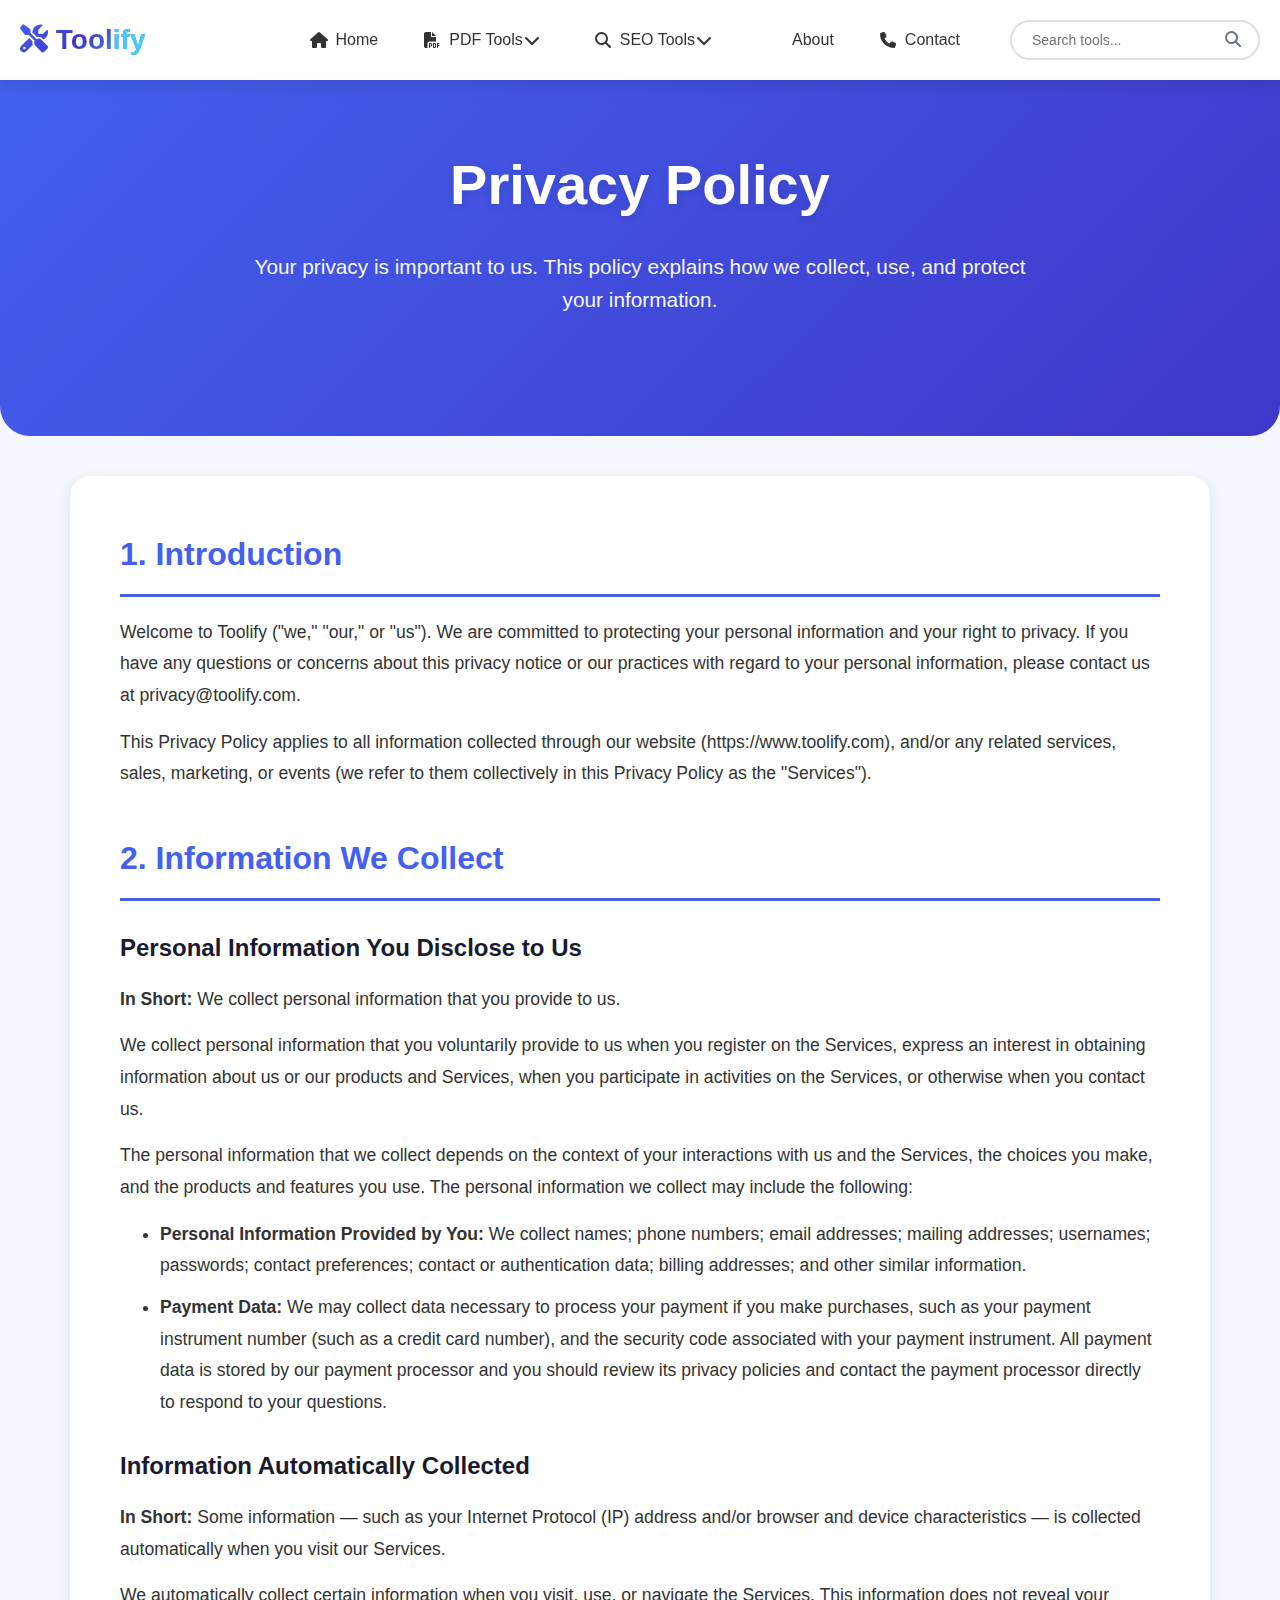
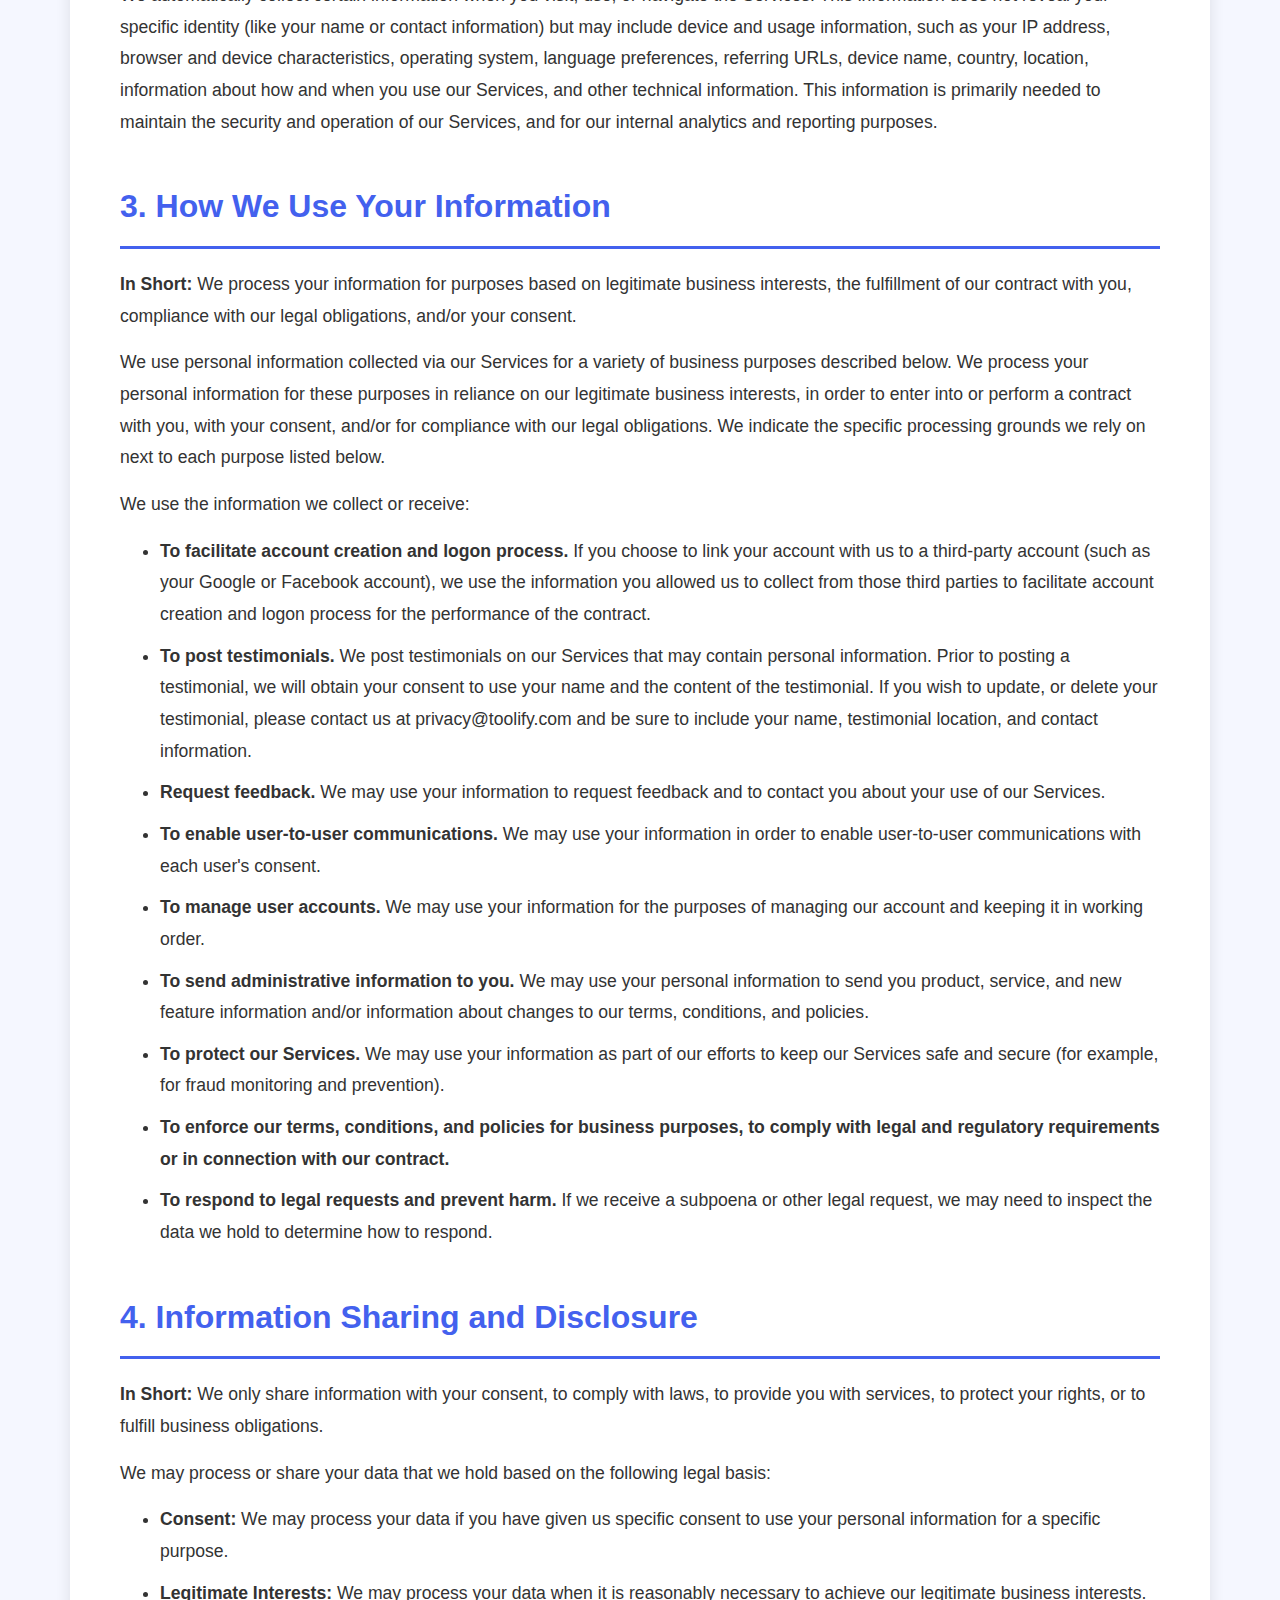
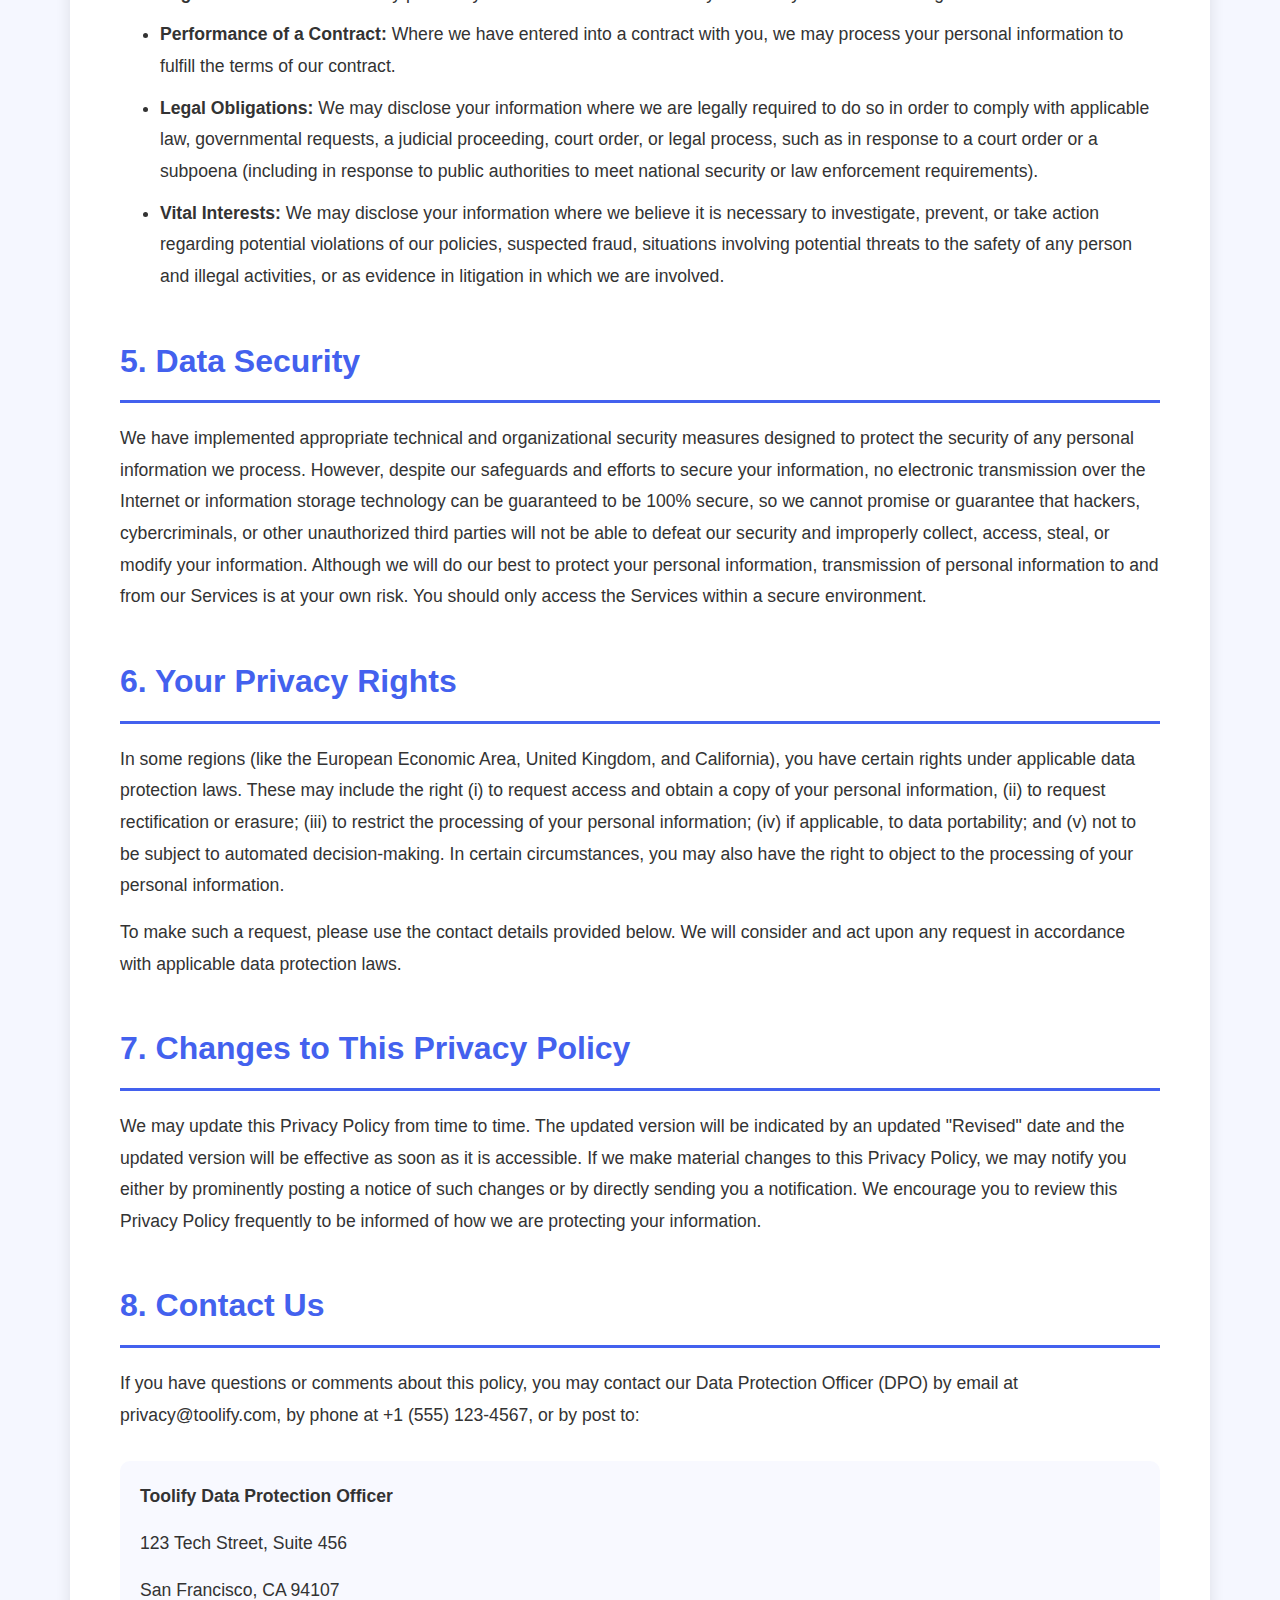
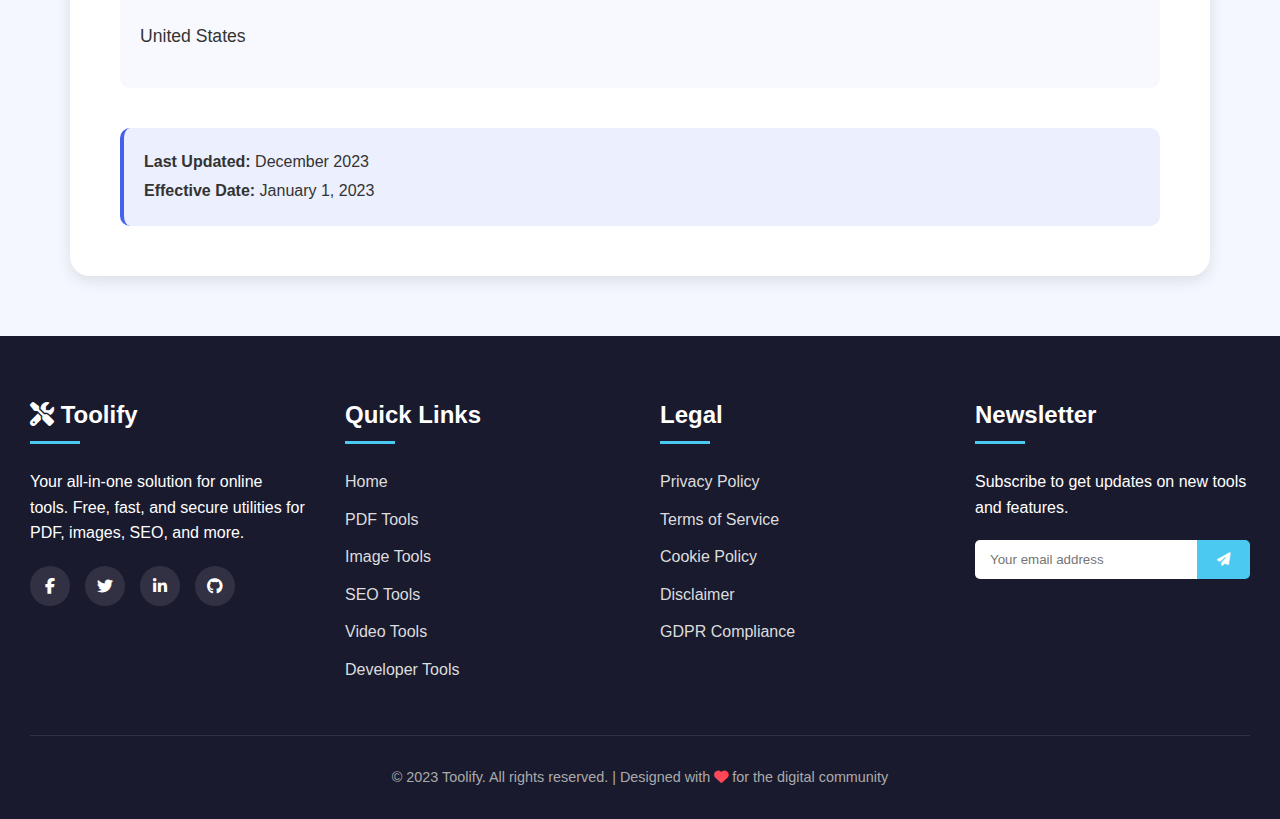
<file: privacy-policy.html>
<!DOCTYPE html>
<html lang="en">

<head>
    <meta charset="UTF-8">
    <meta name="viewport" content="width=device-width, initial-scale=1.0">
    <title>Privacy Policy - Toolify | Your Data Protection</title>
    <meta name="description"
        content="Toolify's Privacy Policy. Learn how we collect, use, and protect your personal information. Your privacy is our priority.">
    <meta name="keywords"
        content="privacy policy, data protection, online privacy, toolify privacy, GDPR compliant, data security">
    <meta name="author" content="Toolify">
    <link rel="canonical" href="https://www.toolify.com/privacy-policy.html">
    <link rel="shortcut icon" href="images/image-removebg-preview.png" type="image/x-icon">
    <link rel="stylesheet" href="https://cdnjs.cloudflare.com/ajax/libs/font-awesome/6.4.0/css/all.min.css">
    <style>
        :root {
            --primary-color: #4361ee;
            --secondary-color: #3f37c9;
            --accent-color: #4cc9f0;
            --dark-color: #1a1a2e;
            --light-color: #f8f9fa;
            --gray-color: #6c757d;
            --gradient-bg: linear-gradient(135deg, #4361ee, #3f37c9, #4cc9f0);
            --shadow: 0 5px 15px rgba(0, 0, 0, 0.1);
            --transition: all 0.3s ease;
        }

        * {
            margin: 0;
            padding: 0;
            box-sizing: border-box;
            font-family: 'Segoe UI', Tahoma, Geneva, Verdana, sans-serif;
        }

        body {
            background-color: #f5f7ff;
            color: #333;
            line-height: 1.6;
            padding-top: 80px;
        }

        /* Top Navigation - Same as main page */
        .top-nav {
            background: white;
            box-shadow: var(--shadow);
            position: fixed;
            top: 0;
            left: 0;
            right: 0;
            z-index: 1000;
            height: 80px;
            display: flex;
            align-items: center;
        }

        .nav-container {
            max-width: 1400px;
            width: 100%;
            margin: 0 auto;
            padding: 0 20px;
            display: flex;
            align-items: center;
            justify-content: space-between;
        }

        .logo {
            display: flex;
            align-items: center;
        }

        .logo h1 {
            font-size: 28px;
            background: var(--gradient-bg);
            -webkit-background-clip: text;
            background-clip: text;
            color: transparent;
            font-weight: 800;
        }

        .logo span {
            color: var(--accent-color);
        }

        .nav-menu {
            display: flex;
            align-items: center;
            gap: 10px;
        }

        .nav-menu ul {
            display: flex;
            list-style: none;
            gap: 5px;
        }

        .nav-menu li {
            position: relative;
        }

        .nav-menu a {
            display: flex;
            align-items: center;
            padding: 15px 20px;
            color: #333;
            text-decoration: none;
            transition: var(--transition);
            border-radius: 5px;
            font-weight: 500;
        }

        .nav-menu a:hover,
        .nav-menu a.active {
            background: rgba(67, 97, 238, 0.1);
            color: var(--primary-color);
        }

        .nav-menu i {
            margin-right: 8px;
            width: 18px;
            text-align: center;
        }

        .dropdown {
            position: relative;
        }

        .dropdown-content {
            display: none;
            position: absolute;
            top: 100%;
            left: 0;
            background: white;
            min-width: 220px;
            box-shadow: 0 10px 30px rgba(0, 0, 0, 0.15);
            border-radius: 10px;
            overflow: hidden;
            z-index: 1001;
        }

        .dropdown:hover .dropdown-content {
            display: block;
        }

        .nav-actions {
            display: flex;
            align-items: center;
            gap: 15px;
            margin-left: 20px;
        }

        .search-container {
            position: relative;
        }

        .search-box {
            padding: 10px 20px;
            padding-right: 50px;
            border: 2px solid #e0e0e0;
            border-radius: 50px;
            font-size: 14px;
            width: 250px;
            transition: var(--transition);
        }

        .search-box:focus {
            outline: none;
            border-color: var(--primary-color);
            width: 300px;
        }

        .search-button {
            position: absolute;
            right: 10px;
            top: 50%;
            transform: translateY(-50%);
            background: none;
            border: none;
            color: var(--gray-color);
            cursor: pointer;
            font-size: 16px;
        }

        .theme-toggle {
            background: none;
            border: none;
            font-size: 20px;
            color: var(--gray-color);
            cursor: pointer;
            transition: var(--transition);
            width: 40px;
            height: 40px;
            border-radius: 50%;
            display: flex;
            align-items: center;
            justify-content: center;
        }

        .mobile-menu-toggle {
            display: none;
            background: none;
            border: none;
            font-size: 24px;
            color: var(--dark-color);
            cursor: pointer;
            padding: 10px;
            border-radius: 5px;
        }

        /* Main Content */
        .legal-header {
            text-align: center;
            padding: 60px 20px;
            background: linear-gradient(135deg, #4361ee, #3f37c9);
            color: white;
            border-radius: 0 0 30px 30px;
            margin-bottom: 40px;
        }

        .legal-header h1 {
            font-size: 3.5rem;
            margin-bottom: 20px;
            position: relative;
            z-index: 1;
            text-shadow: 0 2px 10px rgba(0, 0, 0, 0.1);
        }

        .legal-header p {
            font-size: 1.3rem;
            max-width: 800px;
            margin: 0 auto;
            opacity: 0.95;
        }

        /* Legal Content */
        .legal-container {
            max-width: 1200px;
            margin: 0 auto 60px;
            padding: 0 30px;
        }

        .legal-content {
            background: white;
            padding: 50px;
            border-radius: 20px;
            box-shadow: var(--shadow);
            line-height: 1.8;
        }

        .legal-section {
            margin-bottom: 40px;
        }

        .legal-section h2 {
            color: var(--primary-color);
            font-size: 2rem;
            margin-bottom: 20px;
            padding-bottom: 10px;
            border-bottom: 3px solid var(--primary-color);
        }

        .legal-section h3 {
            color: var(--dark-color);
            font-size: 1.5rem;
            margin: 25px 0 15px;
        }

        .legal-section p {
            margin-bottom: 15px;
            font-size: 1.1rem;
        }

        .legal-section ul,
        .legal-section ol {
            margin: 15px 0 15px 40px;
        }

        .legal-section li {
            margin-bottom: 10px;
            font-size: 1.1rem;
        }

        .last-updated {
            background: rgba(67, 97, 238, 0.1);
            padding: 20px;
            border-radius: 10px;
            margin-top: 40px;
            border-left: 4px solid var(--primary-color);
        }

        .contact-info {
            margin-top: 30px;
            padding: 20px;
            background: #f8f9ff;
            border-radius: 10px;
        }

        /* Footer - Same as main page */
        .footer {
            background: var(--dark-color);
            color: white;
            padding: 60px 30px 30px;
            margin-top: auto;
        }

        .footer-content {
            display: grid;
            grid-template-columns: repeat(auto-fit, minmax(250px, 1fr));
            gap: 40px;
            margin-bottom: 40px;
        }

        .footer-section h3 {
            font-size: 1.5rem;
            margin-bottom: 25px;
            position: relative;
            padding-bottom: 10px;
        }

        .footer-section h3:after {
            content: '';
            position: absolute;
            bottom: 0;
            left: 0;
            width: 50px;
            height: 3px;
            background: var(--accent-color);
        }

        .footer-links {
            list-style: none;
        }

        .footer-links li {
            margin-bottom: 12px;
        }

        .footer-links a {
            color: #ddd;
            text-decoration: none;
            transition: var(--transition);
        }

        .footer-links a:hover {
            color: var(--accent-color);
            padding-left: 5px;
        }

        .newsletter-form {
            display: flex;
            margin-top: 20px;
        }

        .newsletter-form input {
            flex: 1;
            padding: 12px 15px;
            border: none;
            border-radius: 5px 0 0 5px;
        }

        .newsletter-form button {
            background: var(--accent-color);
            color: white;
            border: none;
            padding: 12px 20px;
            border-radius: 0 5px 5px 0;
            cursor: pointer;
            transition: var(--transition);
        }

        .newsletter-form button:hover {
            background: #3aa8d0;
        }

        .footer-bottom {
            text-align: center;
            padding-top: 30px;
            border-top: 1px solid rgba(255, 255, 255, 0.1);
            color: #aaa;
            font-size: 0.9rem;
        }

        .social-icons {
            display: flex;
            gap: 15px;
            margin-top: 20px;
        }

        .social-icons a {
            display: inline-flex;
            align-items: center;
            justify-content: center;
            width: 40px;
            height: 40px;
            background: rgba(255, 255, 255, 0.1);
            border-radius: 50%;
            color: white;
            text-decoration: none;
            transition: var(--transition);
        }

        .social-icons a:hover {
            background: var(--accent-color);
            transform: translateY(-3px);
        }

        /* Responsive Design */
        @media (max-width: 992px) {
            .mobile-menu-toggle {
                display: block;
            }

            .nav-menu {
                position: fixed;
                top: 80px;
                left: 0;
                right: 0;
                background: white;
                flex-direction: column;
                padding: 20px;
                box-shadow: 0 10px 20px rgba(0, 0, 0, 0.1);
                transform: translateY(-100%);
                opacity: 0;
                visibility: hidden;
                transition: var(--transition);
                z-index: 999;
                height: auto;
                max-height: calc(100vh - 80px);
                overflow-y: auto;
            }

            .nav-menu.active {
                transform: translateY(0);
                opacity: 1;
                visibility: visible;
            }

            .nav-menu ul {
                flex-direction: column;
                width: 100%;
                gap: 5px;
            }

            .nav-menu li {
                width: 100%;
            }

            .nav-menu a {
                padding: 15px;
                width: 100%;
                border-radius: 5px;
                justify-content: flex-start;
                font-size: 16px;
            }

            .nav-actions {
                margin-left: 0;
                margin-top: 15px;
                width: 100%;
            }

            .search-container {
                width: 100%;
            }

            .search-box {
                width: 100%;
            }

            .search-box:focus {
                width: 100%;
            }

            .legal-header h1 {
                font-size: 2.8rem;
            }

            .legal-content {
                padding: 30px;
            }
        }

        @media (max-width: 768px) {
            body {
                padding-top: 70px;
            }

            .top-nav {
                height: 70px;
            }

            .nav-menu {
                top: 70px;
                max-height: calc(100vh - 70px);
            }

            .legal-header {
                padding: 40px 20px;
            }

            .legal-header h1 {
                font-size: 2.3rem;
            }

            .legal-header p {
                font-size: 1.1rem;
            }

            .legal-container {
                padding: 0 20px;
            }

            .legal-content {
                padding: 25px;
            }

            .legal-section h2 {
                font-size: 1.7rem;
            }

            .legal-section h3 {
                font-size: 1.3rem;
            }
        }

        @media (max-width: 480px) {
            .legal-header h1 {
                font-size: 1.9rem;
            }

            .legal-content {
                padding: 20px;
            }

            .legal-section h2 {
                font-size: 1.5rem;
            }

            .legal-section p,
            .legal-section li {
                font-size: 1rem;
            }
        }
    </style>
</head>

<body>
    <!-- Top Navigation -->
    <nav class="top-nav">
        <div class="nav-container">
            <div class="logo">
                <a href="index.html" style="text-decoration: none;">
                    <h1><i class="fas fa-tools"></i> Tool<span>ify</span></h1>
                </a>
            </div>

            <button class="mobile-menu-toggle" id="mobileMenuToggle">
                <i class="fas fa-bars"></i>
            </button>

            <div class="nav-menu" id="navMenu">
                <ul>
                    <li><a href="index.html"><i class="fas fa-home"></i> Home</a></li>
                    <li class="dropdown" id="pdfDropdown">
                        <a href="#"><i class="fas fa-file-pdf"></i> PDF Tools <i class="fas fa-chevron-down"></i></a>

                    </li>
                    <li class="dropdown" id="seoDropdown">
                        <a href="#"><i class="fas fa-search"></i> SEO Tools <i class="fas fa-chevron-down"></i></a>

                    </li>
                    <li><a href="about.html"><i class="fas fa-photo"></i>About</a></li>
                    <li><a href="contact.html"><i class="fas fa-phone"></i>Contact</a></li>
                </ul>
                <div class="nav-actions">
                    <div class="search-container">
                        <input type="text" class="search-box" placeholder="Search tools...">
                        <button class="search-button">
                            <i class="fas fa-search"></i>
                        </button>
                    </div>
                </div>
            </div>
        </div>
    </nav>

    <!-- Legal Header -->
    <header class="legal-header">
        <div class="legal-container">
            <h1>Privacy Policy</h1>
            <p>Your privacy is important to us. This policy explains how we collect, use, and protect your information.
            </p>
        </div>
    </header>

    <!-- Legal Content -->
    <main class="legal-container">
        <article class="legal-content">
            <div class="legal-section">
                <h2>1. Introduction</h2>
                <p>Welcome to Toolify ("we," "our," or "us"). We are committed to protecting your personal information
                    and your right to privacy. If you have any questions or concerns about this privacy notice or our
                    practices with regard to your personal information, please contact us at privacy@toolify.com.</p>

                <p>This Privacy Policy applies to all information collected through our website
                    (https://www.toolify.com), and/or any related services, sales, marketing, or events (we refer to
                    them collectively in this Privacy Policy as the "Services").</p>
            </div>

            <div class="legal-section">
                <h2>2. Information We Collect</h2>
                <h3>Personal Information You Disclose to Us</h3>
                <p><strong>In Short:</strong> We collect personal information that you provide to us.</p>

                <p>We collect personal information that you voluntarily provide to us when you register on the Services,
                    express an interest in obtaining information about us or our products and Services, when you
                    participate in activities on the Services, or otherwise when you contact us.</p>

                <p>The personal information that we collect depends on the context of your interactions with us and the
                    Services, the choices you make, and the products and features you use. The personal information we
                    collect may include the following:</p>

                <ul>
                    <li><strong>Personal Information Provided by You:</strong> We collect names; phone numbers; email
                        addresses; mailing addresses; usernames; passwords; contact preferences; contact or
                        authentication data; billing addresses; and other similar information.</li>
                    <li><strong>Payment Data:</strong> We may collect data necessary to process your payment if you make
                        purchases, such as your payment instrument number (such as a credit card number), and the
                        security code associated with your payment instrument. All payment data is stored by our payment
                        processor and you should review its privacy policies and contact the payment processor directly
                        to respond to your questions.</li>
                </ul>

                <h3>Information Automatically Collected</h3>
                <p><strong>In Short:</strong> Some information — such as your Internet Protocol (IP) address and/or
                    browser and device characteristics — is collected automatically when you visit our Services.</p>

                <p>We automatically collect certain information when you visit, use, or navigate the Services. This
                    information does not reveal your specific identity (like your name or contact information) but may
                    include device and usage information, such as your IP address, browser and device characteristics,
                    operating system, language preferences, referring URLs, device name, country, location, information
                    about how and when you use our Services, and other technical information. This information is
                    primarily needed to maintain the security and operation of our Services, and for our internal
                    analytics and reporting purposes.</p>
            </div>

            <div class="legal-section">
                <h2>3. How We Use Your Information</h2>
                <p><strong>In Short:</strong> We process your information for purposes based on legitimate business
                    interests, the fulfillment of our contract with you, compliance with our legal obligations, and/or
                    your consent.</p>

                <p>We use personal information collected via our Services for a variety of business purposes described
                    below. We process your personal information for these purposes in reliance on our legitimate
                    business interests, in order to enter into or perform a contract with you, with your consent, and/or
                    for compliance with our legal obligations. We indicate the specific processing grounds we rely on
                    next to each purpose listed below.</p>

                <p>We use the information we collect or receive:</p>

                <ul>
                    <li><strong>To facilitate account creation and logon process.</strong> If you choose to link your
                        account with us to a third-party account (such as your Google or Facebook account), we use the
                        information you allowed us to collect from those third parties to facilitate account creation
                        and logon process for the performance of the contract.</li>
                    <li><strong>To post testimonials.</strong> We post testimonials on our Services that may contain
                        personal information. Prior to posting a testimonial, we will obtain your consent to use your
                        name and the content of the testimonial. If you wish to update, or delete your testimonial,
                        please contact us at privacy@toolify.com and be sure to include your name, testimonial location,
                        and contact information.</li>
                    <li><strong>Request feedback.</strong> We may use your information to request feedback and to
                        contact you about your use of our Services.</li>
                    <li><strong>To enable user-to-user communications.</strong> We may use your information in order to
                        enable user-to-user communications with each user's consent.</li>
                    <li><strong>To manage user accounts.</strong> We may use your information for the purposes of
                        managing our account and keeping it in working order.</li>
                    <li><strong>To send administrative information to you.</strong> We may use your personal information
                        to send you product, service, and new feature information and/or information about changes to
                        our terms, conditions, and policies.</li>
                    <li><strong>To protect our Services.</strong> We may use your information as part of our efforts to
                        keep our Services safe and secure (for example, for fraud monitoring and prevention).</li>
                    <li><strong>To enforce our terms, conditions, and policies for business purposes, to comply with
                            legal and regulatory requirements or in connection with our contract.</strong></li>
                    <li><strong>To respond to legal requests and prevent harm.</strong> If we receive a subpoena or
                        other legal request, we may need to inspect the data we hold to determine how to respond.</li>
                </ul>
            </div>

            <div class="legal-section">
                <h2>4. Information Sharing and Disclosure</h2>
                <p><strong>In Short:</strong> We only share information with your consent, to comply with laws, to
                    provide you with services, to protect your rights, or to fulfill business obligations.</p>

                <p>We may process or share your data that we hold based on the following legal basis:</p>

                <ul>
                    <li><strong>Consent:</strong> We may process your data if you have given us specific consent to use
                        your personal information for a specific purpose.</li>
                    <li><strong>Legitimate Interests:</strong> We may process your data when it is reasonably necessary
                        to achieve our legitimate business interests.</li>
                    <li><strong>Performance of a Contract:</strong> Where we have entered into a contract with you, we
                        may process your personal information to fulfill the terms of our contract.</li>
                    <li><strong>Legal Obligations:</strong> We may disclose your information where we are legally
                        required to do so in order to comply with applicable law, governmental requests, a judicial
                        proceeding, court order, or legal process, such as in response to a court order or a subpoena
                        (including in response to public authorities to meet national security or law enforcement
                        requirements).</li>
                    <li><strong>Vital Interests:</strong> We may disclose your information where we believe it is
                        necessary to investigate, prevent, or take action regarding potential violations of our
                        policies, suspected fraud, situations involving potential threats to the safety of any person
                        and illegal activities, or as evidence in litigation in which we are involved.</li>
                </ul>
            </div>

            <div class="legal-section">
                <h2>5. Data Security</h2>
                <p>We have implemented appropriate technical and organizational security measures designed to protect
                    the security of any personal information we process. However, despite our safeguards and efforts to
                    secure your information, no electronic transmission over the Internet or information storage
                    technology can be guaranteed to be 100% secure, so we cannot promise or guarantee that hackers,
                    cybercriminals, or other unauthorized third parties will not be able to defeat our security and
                    improperly collect, access, steal, or modify your information. Although we will do our best to
                    protect your personal information, transmission of personal information to and from our Services is
                    at your own risk. You should only access the Services within a secure environment.</p>
            </div>

            <div class="legal-section">
                <h2>6. Your Privacy Rights</h2>
                <p>In some regions (like the European Economic Area, United Kingdom, and California), you have certain
                    rights under applicable data protection laws. These may include the right (i) to request access and
                    obtain a copy of your personal information, (ii) to request rectification or erasure; (iii) to
                    restrict the processing of your personal information; (iv) if applicable, to data portability; and
                    (v) not to be subject to automated decision-making. In certain circumstances, you may also have the
                    right to object to the processing of your personal information.</p>

                <p>To make such a request, please use the contact details provided below. We will consider and act upon
                    any request in accordance with applicable data protection laws.</p>
            </div>

            <div class="legal-section">
                <h2>7. Changes to This Privacy Policy</h2>
                <p>We may update this Privacy Policy from time to time. The updated version will be indicated by an
                    updated "Revised" date and the updated version will be effective as soon as it is accessible. If we
                    make material changes to this Privacy Policy, we may notify you either by prominently posting a
                    notice of such changes or by directly sending you a notification. We encourage you to review this
                    Privacy Policy frequently to be informed of how we are protecting your information.</p>
            </div>

            <div class="legal-section">
                <h2>8. Contact Us</h2>
                <p>If you have questions or comments about this policy, you may contact our Data Protection Officer
                    (DPO) by email at privacy@toolify.com, by phone at +1 (555) 123-4567, or by post to:</p>

                <div class="contact-info">
                    <p><strong>Toolify Data Protection Officer</strong></p>
                    <p>123 Tech Street, Suite 456</p>
                    <p>San Francisco, CA 94107</p>
                    <p>United States</p>
                </div>
            </div>

            <div class="last-updated">
                <p><strong>Last Updated:</strong> December 2023</p>
                <p><strong>Effective Date:</strong> January 1, 2023</p>
            </div>
        </article>
    </main>

    <!-- Footer -->
    <footer class="footer">
        <div class="footer-content">
            <div class="footer-section">
                <h3><i class="fas fa-tools"></i> Toolify</h3>
                <p>Your all-in-one solution for online tools. Free, fast, and secure utilities for PDF, images, SEO, and
                    more.</p>
                <div class="social-icons">
                    <a href="#"><i class="fab fa-facebook-f"></i></a>
                    <a href="#"><i class="fab fa-twitter"></i></a>
                    <a href="#"><i class="fab fa-linkedin-in"></i></a>
                    <a href="#"><i class="fab fa-github"></i></a>
                </div>
            </div>
            <div class="footer-section">
                <h3>Quick Links</h3>
                <ul class="footer-links">
                    <li><a href="index.html">Home</a></li>
                    <li><a href="#">PDF Tools</a></li>
                    <li><a href="#">Image Tools</a></li>
                    <li><a href="#">SEO Tools</a></li>
                    <li><a href="#">Video Tools</a></li>
                    <li><a href="#">Developer Tools</a></li>
                </ul>
            </div>
            <div class="footer-section">
                <h3>Legal</h3>
                <ul class="footer-links">
                    <li><a href="privacy-policy.html" class="active">Privacy Policy</a></li>
                    <li><a href="terms-of-service.html">Terms of Service</a></li>
                    <li><a href="cookie-policy.html">Cookie Policy</a></li>
                    <li><a href="disclaimer.html">Disclaimer</a></li>
                    <li><a href="gdpr-compliance.html">GDPR Compliance</a></li>
                </ul>
            </div>
            <div class="footer-section">
                <h3>Newsletter</h3>
                <p>Subscribe to get updates on new tools and features.</p>
                <form class="newsletter-form">
                    <input type="email" placeholder="Your email address" required>
                    <button type="submit"><i class="fas fa-paper-plane"></i></button>
                </form>
            </div>
        </div>
        <div class="footer-bottom">
            <p>&copy; 2023 Toolify. All rights reserved. | Designed with <i class="fas fa-heart"
                    style="color: #ff4757;"></i> for the digital community</p>
        </div>
    </footer>

    <script>
        // Mobile menu functionality
        const mobileMenuToggle = document.getElementById('mobileMenuToggle');
        const navMenu = document.getElementById('navMenu');
        const themeToggle = document.getElementById('themeToggle');

        mobileMenuToggle.addEventListener('click', () => {
            navMenu.classList.toggle('active');

            const menuIcon = mobileMenuToggle.querySelector('i');
            if (navMenu.classList.contains('active')) {
                menuIcon.className = 'fas fa-times';
            } else {
                menuIcon.className = 'fas fa-bars';
            }
        });

        // Close menu when clicking outside
        document.addEventListener('click', (e) => {
            if (!navMenu.contains(e.target) &&
                !mobileMenuToggle.contains(e.target) &&
                navMenu.classList.contains('active')) {
                navMenu.classList.remove('active');
                mobileMenuToggle.querySelector('i').className = 'fas fa-bars';
            }
        });

        // Close menu when clicking on a link
        const navLinks = navMenu.querySelectorAll('a');
        navLinks.forEach(link => {
            link.addEventListener('click', () => {
                if (window.innerWidth <= 992) {
                    navMenu.classList.remove('active');
                    mobileMenuToggle.querySelector('i').className = 'fas fa-bars';
                }
            });
        });





        // Add active class to current page in nav
        const currentPage = window.location.pathname.split('/').pop();
        navLinks.forEach(link => {
            const linkPage = link.getAttribute('href');
            if (linkPage === currentPage ||
                (currentPage === '' && linkPage === 'index.html')) {
                link.classList.add('active');
            }
        });

        // Handle window resize
        window.addEventListener('resize', () => {
            if (window.innerWidth > 992) {
                navMenu.classList.remove('active');
                mobileMenuToggle.querySelector('i').className = 'fas fa-bars';
            }
        });
    </script>
</body>

</html>
</file>
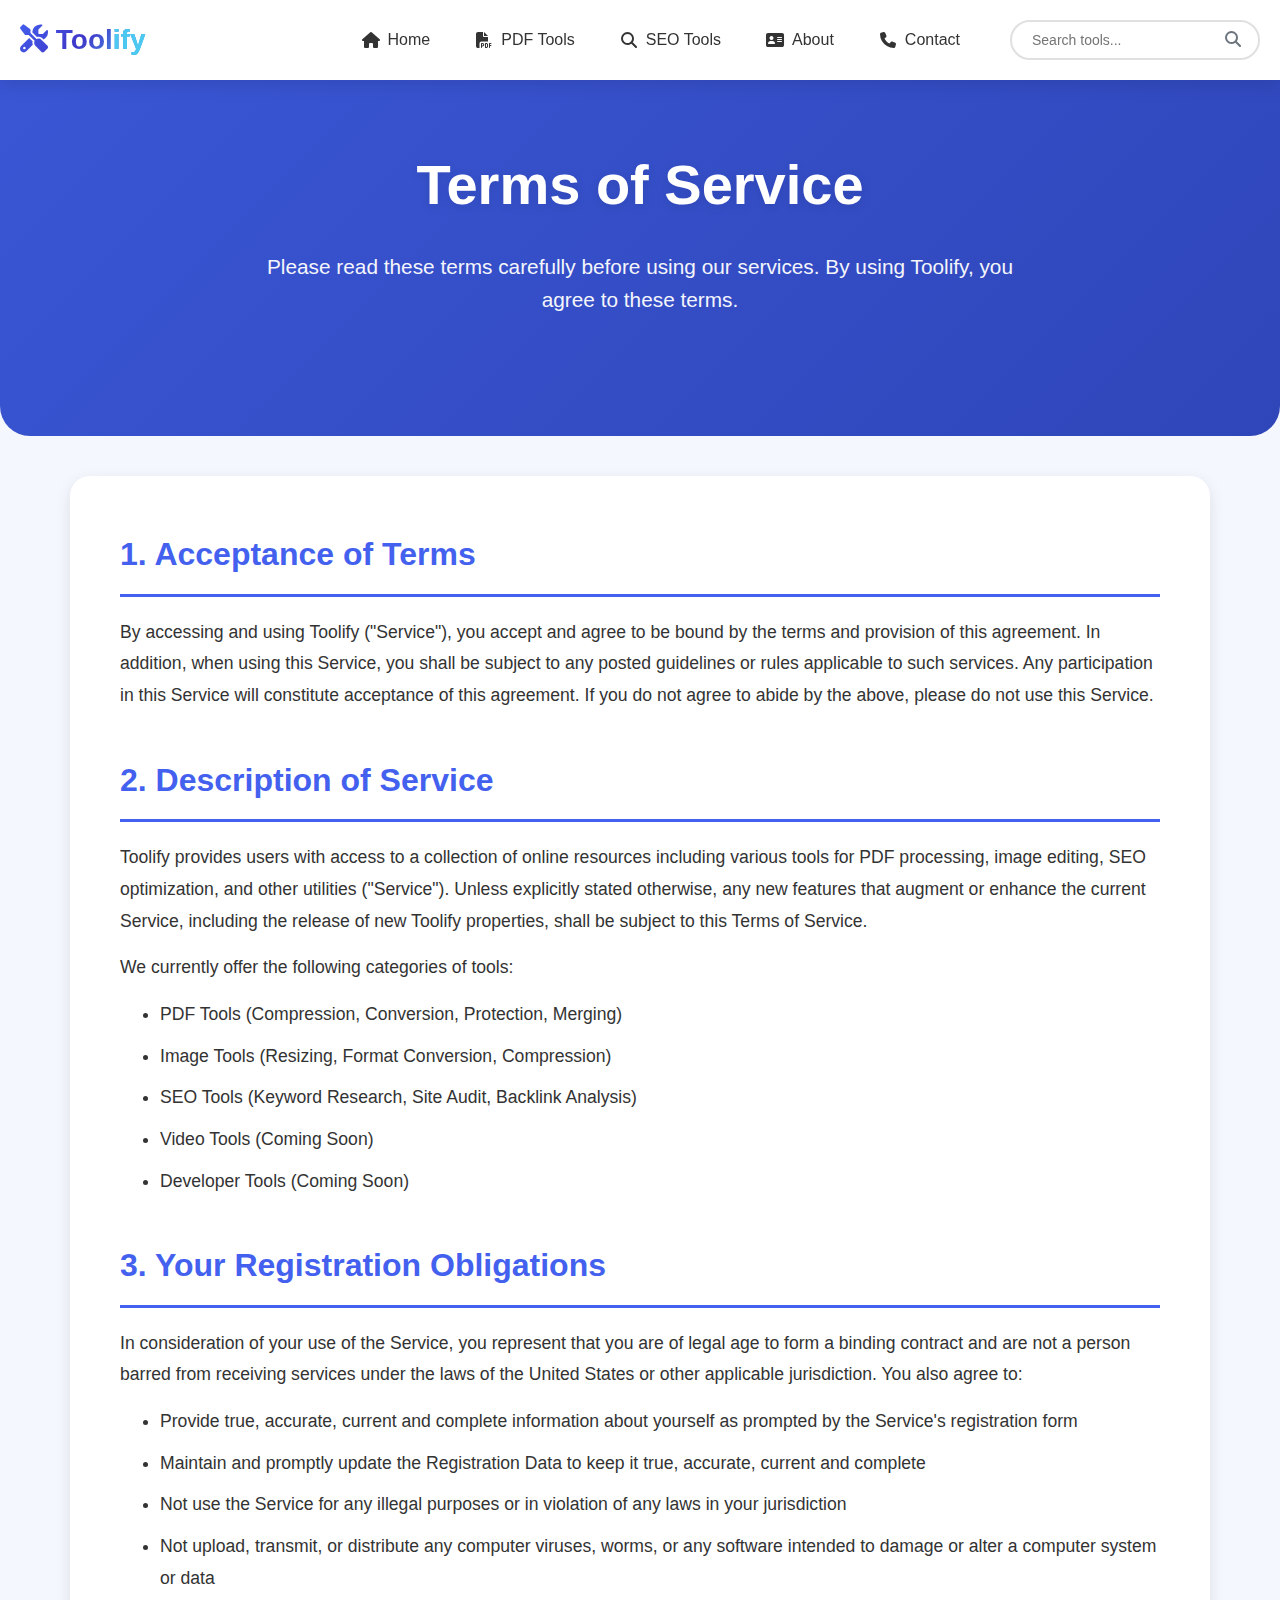
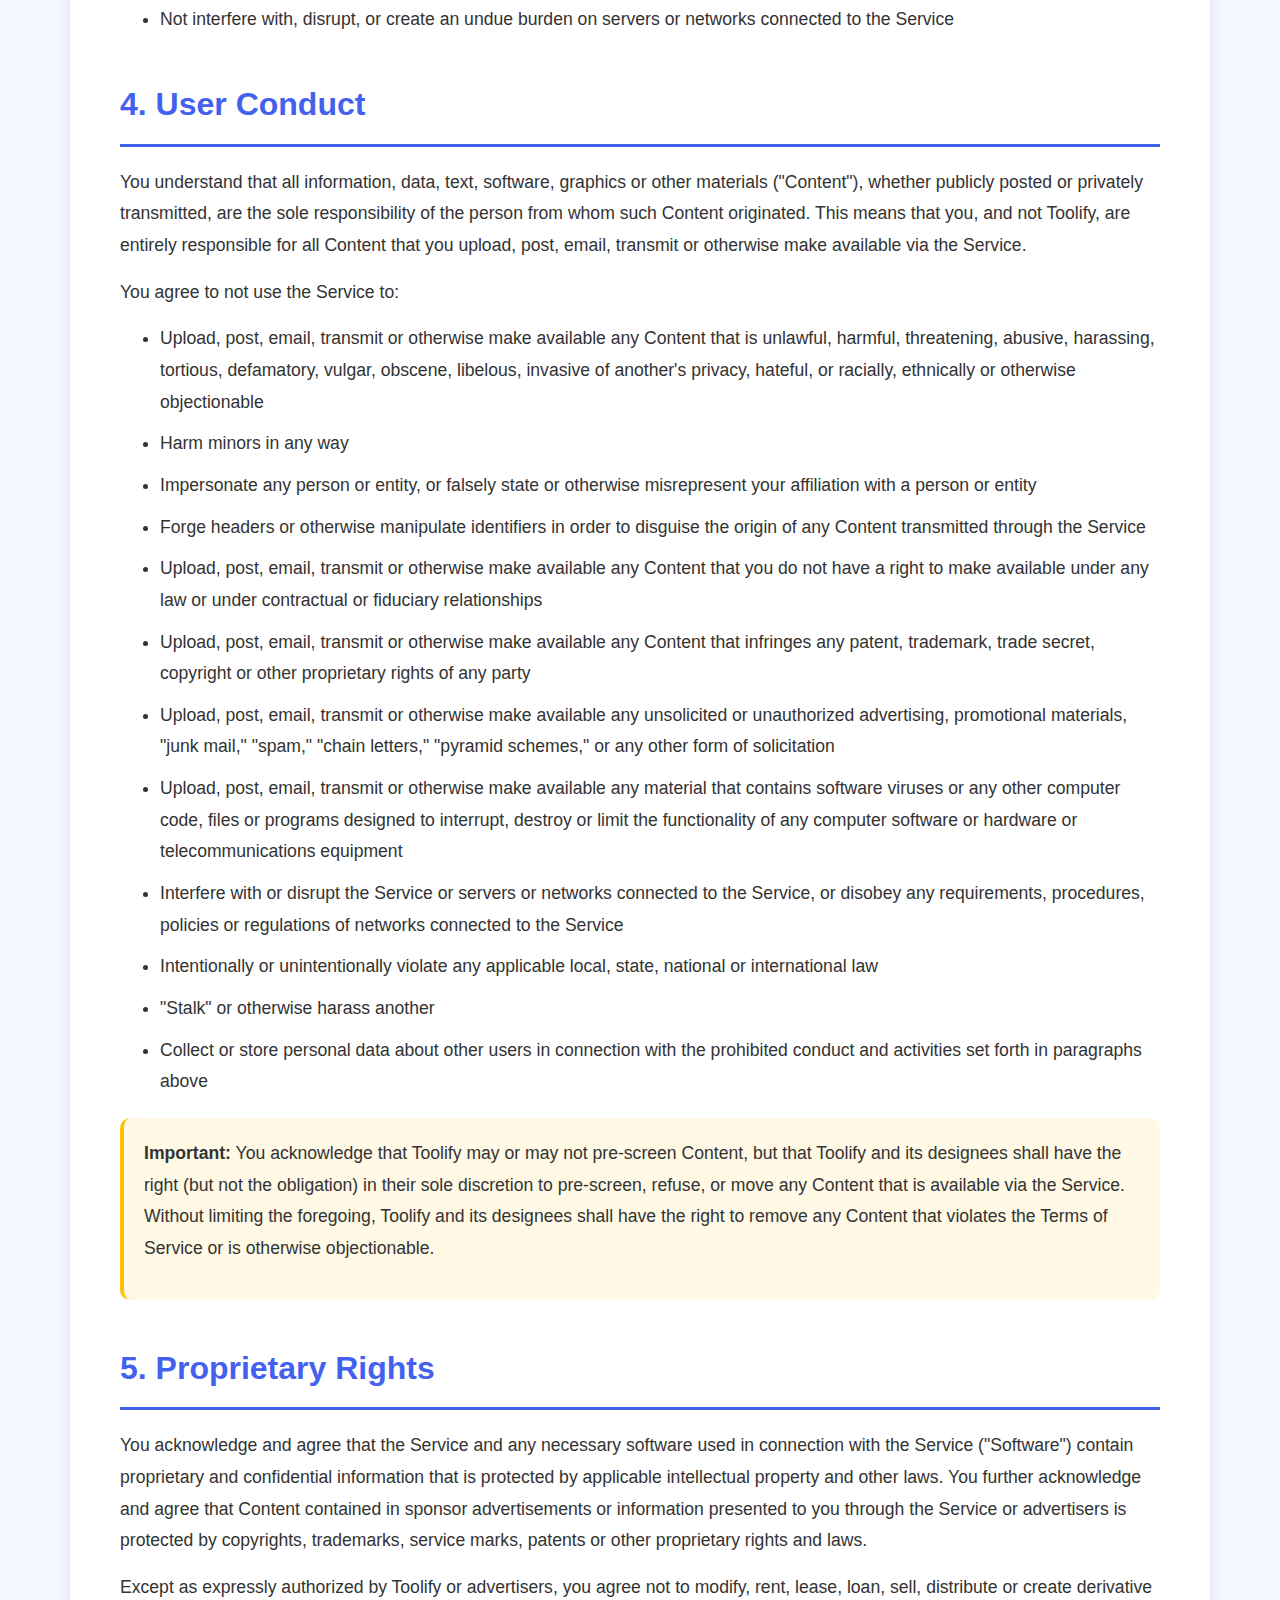
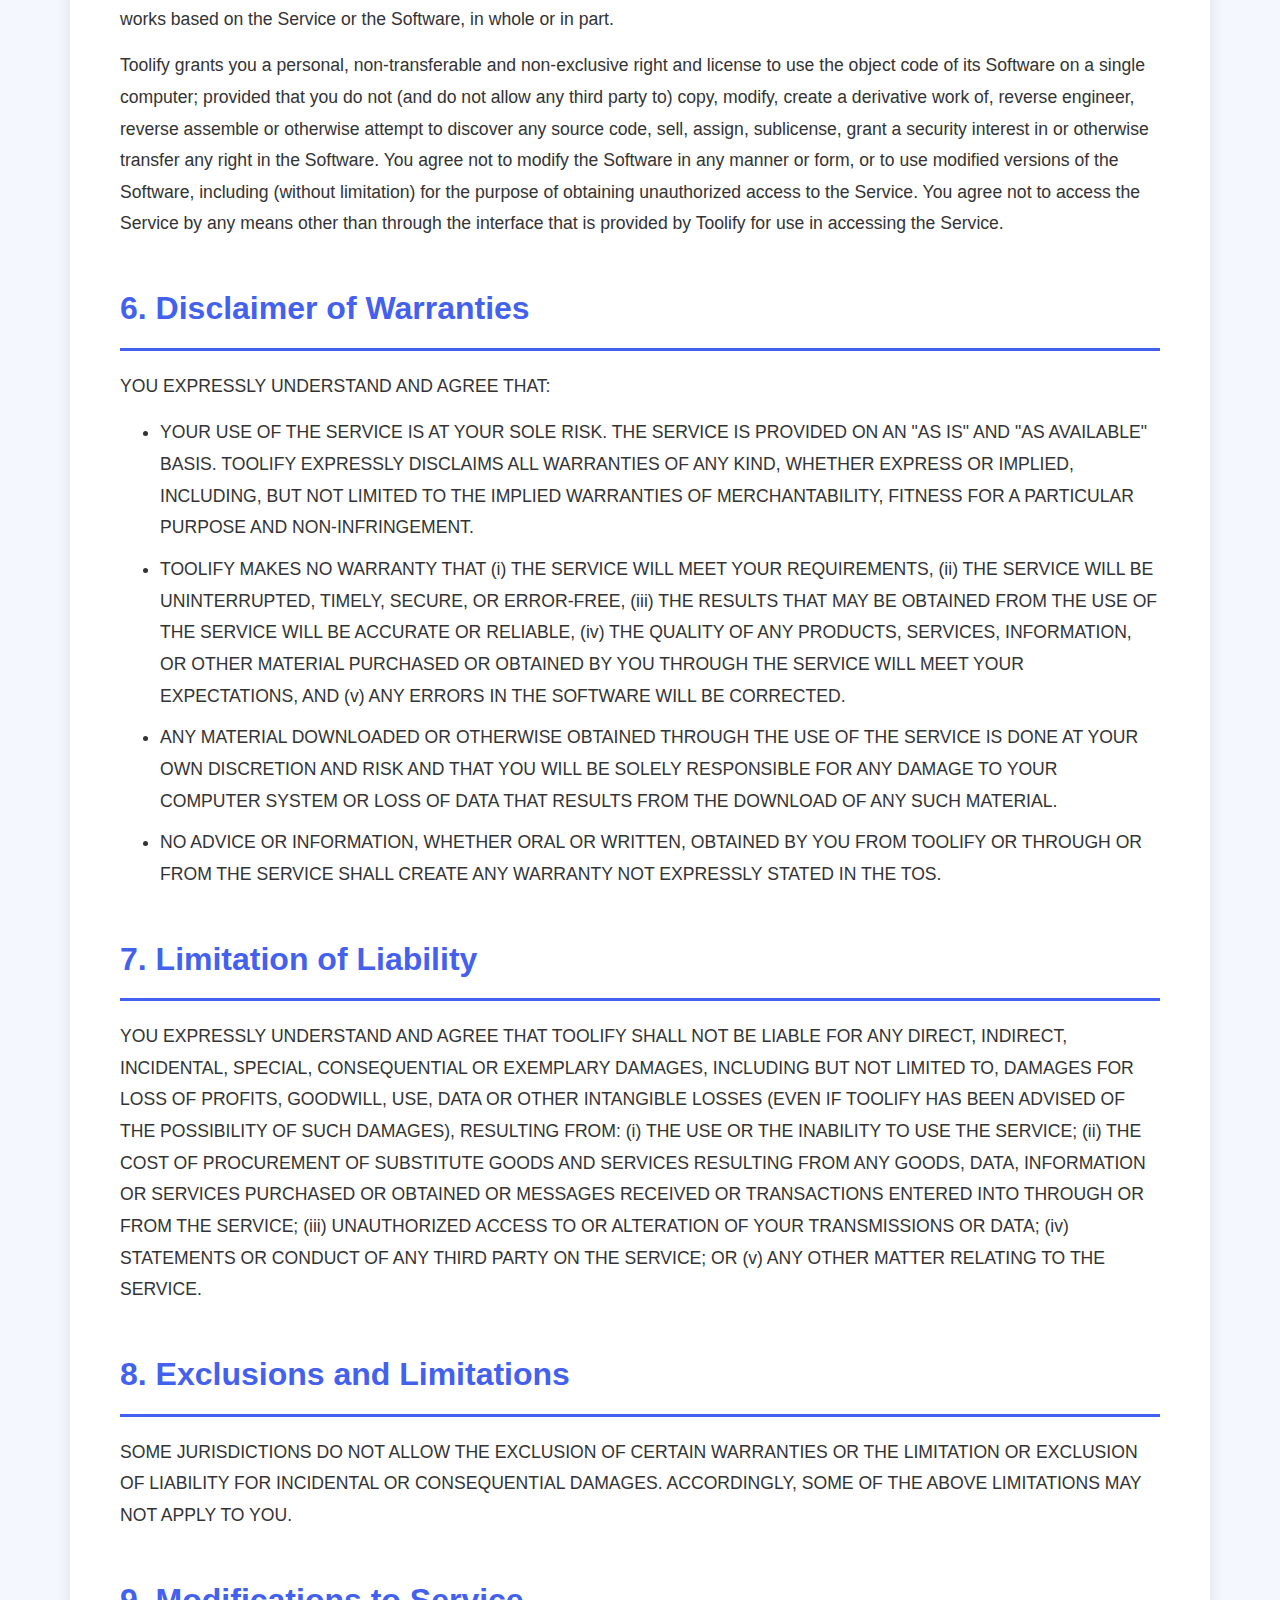
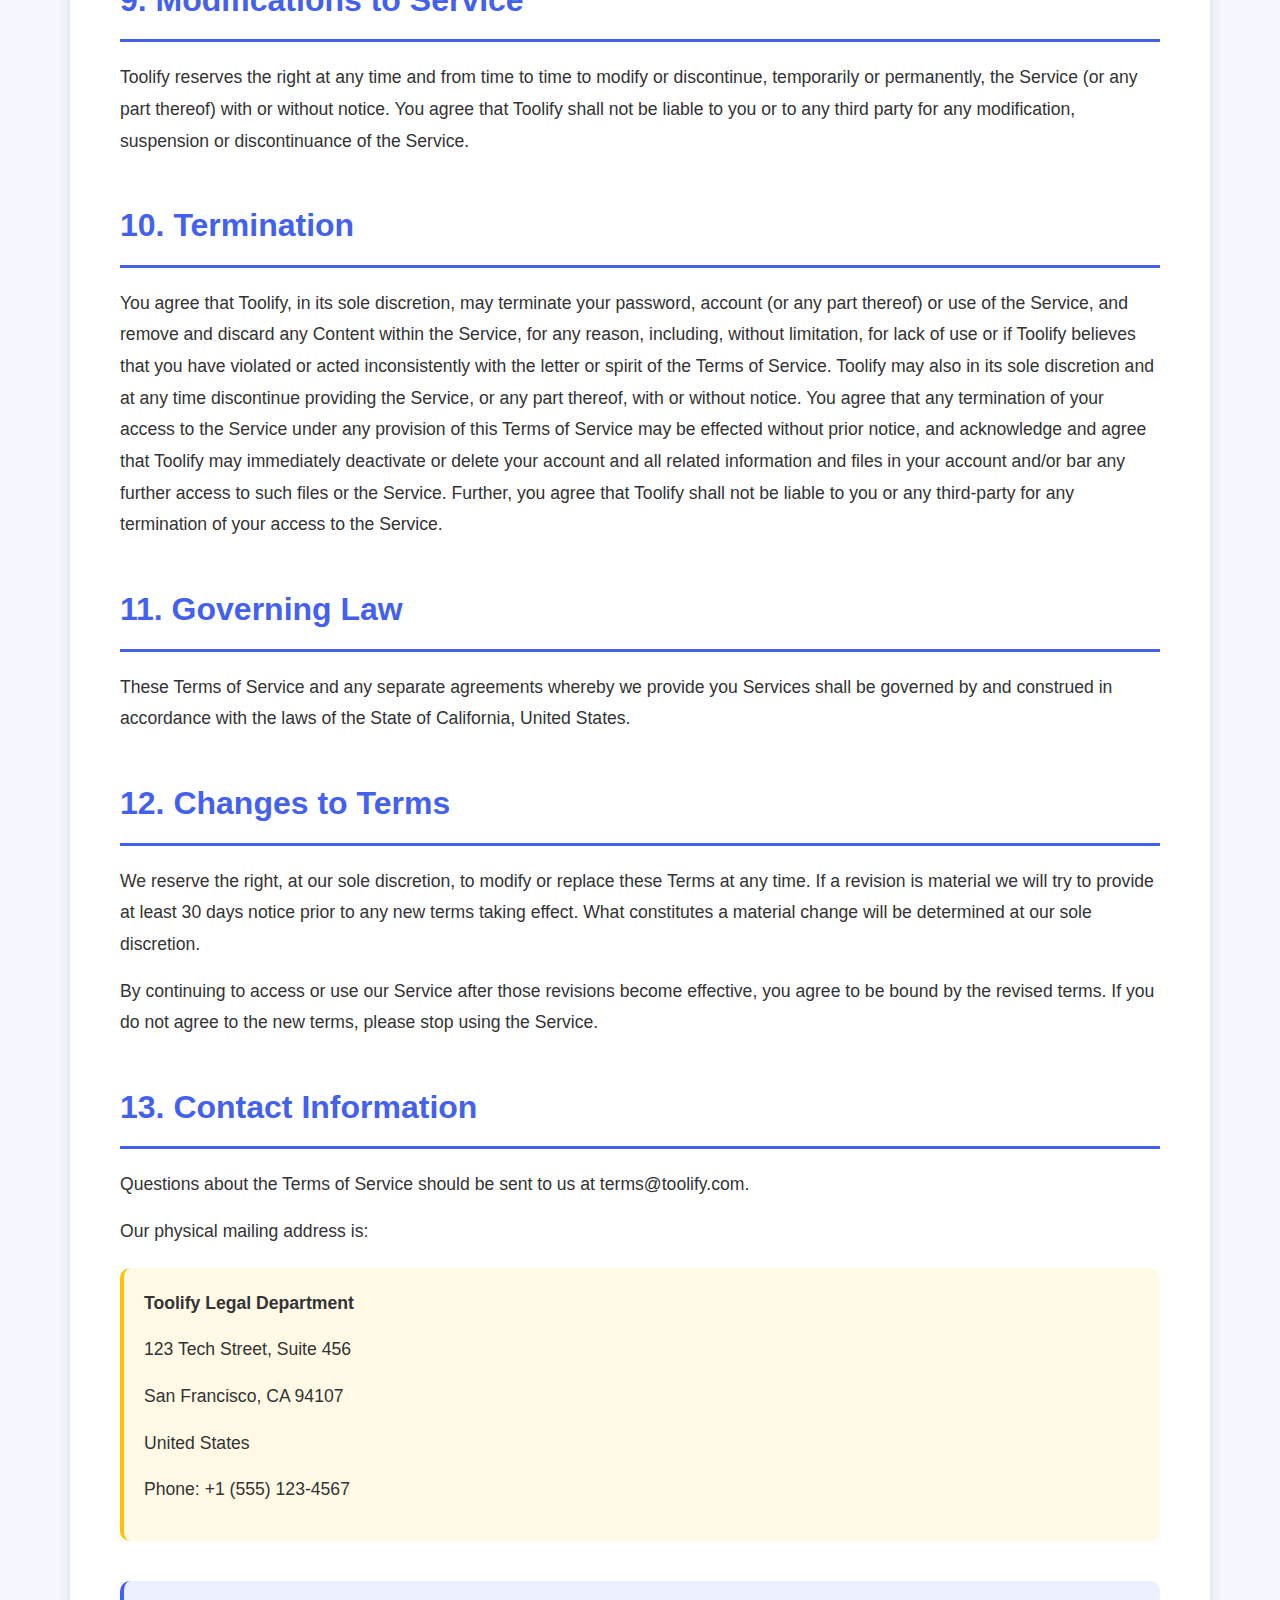
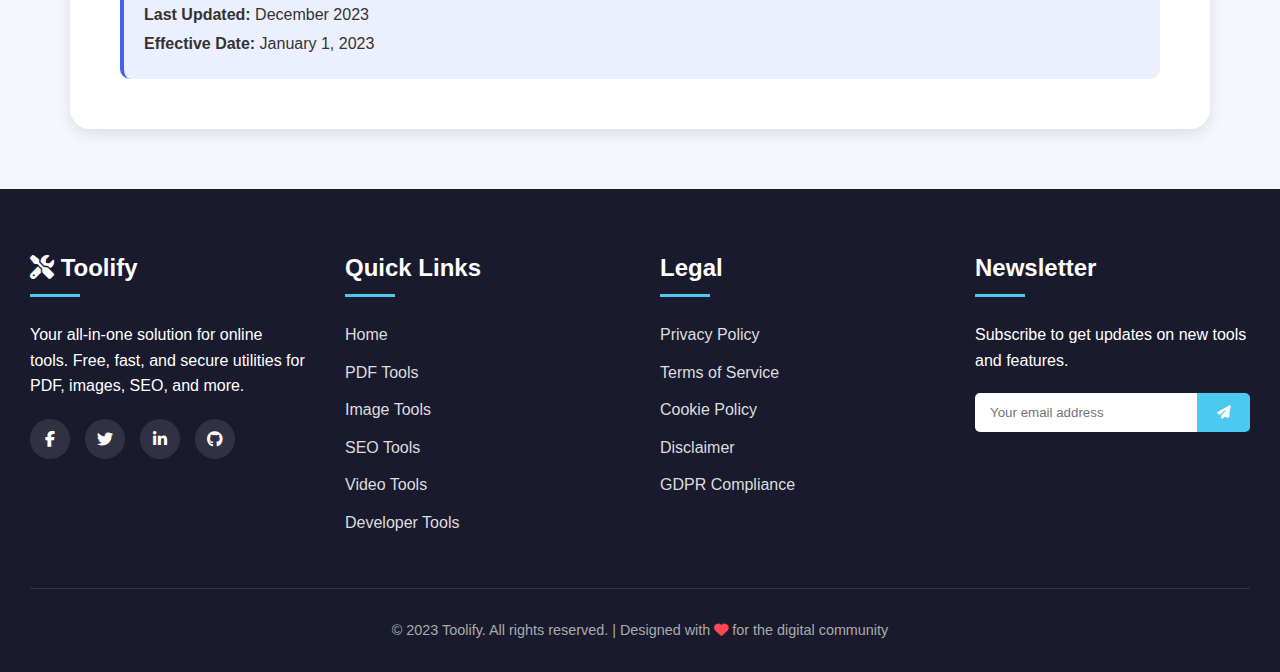
<file: terms-of-service.html>
<!DOCTYPE html>
<html lang="en">

<head>
    <meta charset="UTF-8">
    <meta name="viewport" content="width=device-width, initial-scale=1.0">
    <title>Terms of Service - Toolify | User Agreement & Legal Terms</title>
    <meta name="description" 
          content="Read Toolify's Terms of Service. Our user agreement outlines the terms, conditions, and legal obligations for using our online tools and services.">
    <meta name="keywords" 
          content="terms of service, user agreement, terms and conditions, toolify terms, legal agreement, online services terms, website terms, service agreement">
    <meta name="author" content="Toolify">
    <link rel="canonical" href="https://www.toolify.com/terms-of-service.html">
    <link rel="shortcut icon" href="images/image-removebg-preview.png" type="image/x-icon">
    <link rel="stylesheet" href="https://cdnjs.cloudflare.com/ajax/libs/font-awesome/6.4.0/css/all.min.css">
    <style>
        :root {
            --primary-color: #4361ee;
            --secondary-color: #3f37c9;
            --accent-color: #4cc9f0;
            --dark-color: #1a1a2e;
            --light-color: #f8f9fa;
            --gray-color: #6c757d;
            --gradient-bg: linear-gradient(135deg, #4361ee, #3f37c9, #4cc9f0);
            --shadow: 0 5px 15px rgba(0, 0, 0, 0.1);
            --transition: all 0.3s ease;
        }

        * {
            margin: 0;
            padding: 0;
            box-sizing: border-box;
            font-family: 'Segoe UI', Tahoma, Geneva, Verdana, sans-serif;
        }

        body {
            background-color: #f5f7ff;
            color: #333;
            line-height: 1.6;
            padding-top: 80px;
        }

        /* Top Navigation */
        .top-nav {
            background: white;
            box-shadow: var(--shadow);
            position: fixed;
            top: 0;
            left: 0;
            right: 0;
            z-index: 1000;
            height: 80px;
            display: flex;
            align-items: center;
        }

        .nav-container {
            max-width: 1400px;
            width: 100%;
            margin: 0 auto;
            padding: 0 20px;
            display: flex;
            align-items: center;
            justify-content: space-between;
        }

        .logo {
            display: flex;
            align-items: center;
        }

        .logo h1 {
            font-size: 28px;
            background: var(--gradient-bg);
            -webkit-background-clip: text;
            background-clip: text;
            color: transparent;
            font-weight: 800;
        }

        .logo span {
            color: var(--accent-color);
        }

        .nav-menu {
            display: flex;
            align-items: center;
            gap: 10px;
        }

        .nav-menu ul {
            display: flex;
            list-style: none;
            gap: 5px;
        }

        .nav-menu li {
            position: relative;
        }

        .nav-menu a {
            display: flex;
            align-items: center;
            padding: 15px 20px;
            color: #333;
            text-decoration: none;
            transition: var(--transition);
            border-radius: 5px;
            font-weight: 500;
        }

        .nav-menu a:hover,
        .nav-menu a.active {
            background: rgba(67, 97, 238, 0.1);
            color: var(--primary-color);
        }

        .nav-menu i {
            margin-right: 8px;
            width: 18px;
            text-align: center;
        }

        .dropdown {
            position: relative;
        }

        .dropdown-content {
            display: none;
            position: absolute;
            top: 100%;
            left: 0;
            background: white;
            min-width: 220px;
            box-shadow: 0 10px 30px rgba(0, 0, 0, 0.15);
            border-radius: 10px;
            overflow: hidden;
            z-index: 1001;
        }

        .dropdown:hover .dropdown-content {
            display: block;
        }

        .nav-actions {
            display: flex;
            align-items: center;
            gap: 15px;
            margin-left: 20px;
        }

        .search-container {
            position: relative;
        }

        .search-box {
            padding: 10px 20px;
            padding-right: 50px;
            border: 2px solid #e0e0e0;
            border-radius: 50px;
            font-size: 14px;
            width: 250px;
            transition: var(--transition);
        }

        .search-box:focus {
            outline: none;
            border-color: var(--primary-color);
            width: 300px;
        }

        .search-button {
            position: absolute;
            right: 10px;
            top: 50%;
            transform: translateY(-50%);
            background: none;
            border: none;
            color: var(--gray-color);
            cursor: pointer;
            font-size: 16px;
        }

        .theme-toggle {
            background: none;
            border: none;
            font-size: 20px;
            color: var(--gray-color);
            cursor: pointer;
            transition: var(--transition);
            width: 40px;
            height: 40px;
            border-radius: 50%;
            display: flex;
            align-items: center;
            justify-content: center;
        }

        .mobile-menu-toggle {
            display: none;
            background: none;
            border: none;
            font-size: 24px;
            color: var(--dark-color);
            cursor: pointer;
            padding: 10px;
            border-radius: 5px;
        }

        /* Main Content */
        .legal-header {
            text-align: center;
            padding: 60px 20px;
            background: linear-gradient(135deg, #3a56d4, #2f46b9);
            color: white;
            border-radius: 0 0 30px 30px;
            margin-bottom: 40px;
        }

        .legal-header h1 {
            font-size: 3.5rem;
            margin-bottom: 20px;
            position: relative;
            z-index: 1;
            text-shadow: 0 2px 10px rgba(0, 0, 0, 0.1);
        }

        .legal-header p {
            font-size: 1.3rem;
            max-width: 800px;
            margin: 0 auto;
            opacity: 0.95;
        }

        /* Legal Content */
        .legal-container {
            max-width: 1200px;
            margin: 0 auto 60px;
            padding: 0 30px;
        }

        .legal-content {
            background: white;
            padding: 50px;
            border-radius: 20px;
            box-shadow: var(--shadow);
            line-height: 1.8;
        }

        .legal-section {
            margin-bottom: 40px;
        }

        .legal-section h2 {
            color: var(--primary-color);
            font-size: 2rem;
            margin-bottom: 20px;
            padding-bottom: 10px;
            border-bottom: 3px solid var(--primary-color);
        }

        .legal-section h3 {
            color: var(--dark-color);
            font-size: 1.5rem;
            margin: 25px 0 15px;
        }

        .legal-section p {
            margin-bottom: 15px;
            font-size: 1.1rem;
        }

        .legal-section ul, .legal-section ol {
            margin: 15px 0 15px 40px;
        }

        .legal-section li {
            margin-bottom: 10px;
            font-size: 1.1rem;
        }

        .important-note {
            background: rgba(255, 193, 7, 0.1);
            padding: 20px;
            border-radius: 10px;
            margin: 20px 0;
            border-left: 4px solid #ffc107;
        }

        .last-updated {
            background: rgba(67, 97, 238, 0.1);
            padding: 20px;
            border-radius: 10px;
            margin-top: 40px;
            border-left: 4px solid var(--primary-color);
        }

        /* Footer */
        .footer {
            background: var(--dark-color);
            color: white;
            padding: 60px 30px 30px;
            margin-top: auto;
        }

        .footer-content {
            display: grid;
            grid-template-columns: repeat(auto-fit, minmax(250px, 1fr));
            gap: 40px;
            margin-bottom: 40px;
        }

        .footer-section h3 {
            font-size: 1.5rem;
            margin-bottom: 25px;
            position: relative;
            padding-bottom: 10px;
        }

        .footer-section h3:after {
            content: '';
            position: absolute;
            bottom: 0;
            left: 0;
            width: 50px;
            height: 3px;
            background: var(--accent-color);
        }

        .footer-links {
            list-style: none;
        }

        .footer-links li {
            margin-bottom: 12px;
        }

        .footer-links a {
            color: #ddd;
            text-decoration: none;
            transition: var(--transition);
        }

        .footer-links a:hover {
            color: var(--accent-color);
            padding-left: 5px;
        }

        .newsletter-form {
            display: flex;
            margin-top: 20px;
        }

        .newsletter-form input {
            flex: 1;
            padding: 12px 15px;
            border: none;
            border-radius: 5px 0 0 5px;
        }

        .newsletter-form button {
            background: var(--accent-color);
            color: white;
            border: none;
            padding: 12px 20px;
            border-radius: 0 5px 5px 0;
            cursor: pointer;
            transition: var(--transition);
        }

        .newsletter-form button:hover {
            background: #3aa8d0;
        }

        .footer-bottom {
            text-align: center;
            padding-top: 30px;
            border-top: 1px solid rgba(255, 255, 255, 0.1);
            color: #aaa;
            font-size: 0.9rem;
        }

        .social-icons {
            display: flex;
            gap: 15px;
            margin-top: 20px;
        }

        .social-icons a {
            display: inline-flex;
            align-items: center;
            justify-content: center;
            width: 40px;
            height: 40px;
            background: rgba(255, 255, 255, 0.1);
            border-radius: 50%;
            color: white;
            text-decoration: none;
            transition: var(--transition);
        }

        .social-icons a:hover {
            background: var(--accent-color);
            transform: translateY(-3px);
        }

        /* Responsive Design */
        @media (max-width: 992px) {
            .mobile-menu-toggle {
                display: block;
            }

            .nav-menu {
                position: fixed;
                top: 80px;
                left: 0;
                right: 0;
                background: white;
                flex-direction: column;
                padding: 20px;
                box-shadow: 0 10px 20px rgba(0, 0, 0, 0.1);
                transform: translateY(-100%);
                opacity: 0;
                visibility: hidden;
                transition: var(--transition);
                z-index: 999;
                height: auto;
                max-height: calc(100vh - 80px);
                overflow-y: auto;
            }

            .nav-menu.active {
                transform: translateY(0);
                opacity: 1;
                visibility: visible;
            }

            .nav-menu ul {
                flex-direction: column;
                width: 100%;
                gap: 5px;
            }

            .nav-menu li {
                width: 100%;
            }

            .nav-menu a {
                padding: 15px;
                width: 100%;
                border-radius: 5px;
                justify-content: flex-start;
                font-size: 16px;
            }

            .nav-actions {
                margin-left: 0;
                margin-top: 15px;
                width: 100%;
            }

            .search-container {
                width: 100%;
            }

            .search-box {
                width: 100%;
            }

            .search-box:focus {
                width: 100%;
            }

            .legal-header h1 {
                font-size: 2.8rem;
            }

            .legal-content {
                padding: 30px;
            }
        }

        @media (max-width: 768px) {
            body {
                padding-top: 70px;
            }

            .top-nav {
                height: 70px;
            }

            .nav-menu {
                top: 70px;
                max-height: calc(100vh - 70px);
            }

            .legal-header {
                padding: 40px 20px;
            }

            .legal-header h1 {
                font-size: 2.3rem;
            }

            .legal-header p {
                font-size: 1.1rem;
            }

            .legal-container {
                padding: 0 20px;
            }

            .legal-content {
                padding: 25px;
            }

            .legal-section h2 {
                font-size: 1.7rem;
            }

            .legal-section h3 {
                font-size: 1.3rem;
            }
        }

        @media (max-width: 480px) {
            .legal-header h1 {
                font-size: 1.9rem;
            }

            .legal-content {
                padding: 20px;
            }

            .legal-section h2 {
                font-size: 1.5rem;
            }

            .legal-section p, .legal-section li {
                font-size: 1rem;
            }
        }
    </style>
</head>

<body>
    <!-- Top Navigation -->
    <nav class="top-nav">
        <div class="nav-container">
            <div class="logo">
                <a href="index.html" style="text-decoration: none;">
                    <h1><i class="fas fa-tools"></i> Tool<span>ify</span></h1>
                </a>
            </div>

            <button class="mobile-menu-toggle" id="mobileMenuToggle">
                <i class="fas fa-bars"></i>
            </button>

            <div class="nav-menu" id="navMenu">
                <ul>
                    <li><a href="index.html"><i class="fas fa-home"></i> Home</a></li>
                    <li class="dropdown" id="pdfDropdown">
                        <a href="#"><i class="fas fa-file-pdf"></i> PDF Tools</a>
                    </li>
                    <li class="dropdown" id="seoDropdown">
                        <a href="#"><i class="fas fa-search"></i> SEO Tools</a>
                    </li>
                     <li><a href="about.html" ><i class="fa-solid fa-address-card"></i>About</a></li>
                 <li><a href="contact.html" ><i class="fas fa-phone"></i>Contact</a></li>
                </ul>
                <div class="nav-actions">
                    <div class="search-container">
                        <input type="text" class="search-box" placeholder="Search tools...">
                        <button class="search-button">
                            <i class="fas fa-search"></i>
                        </button>
                    </div>
                </div>
            </div>
        </div>
    </nav>

    <!-- Legal Header -->
    <header class="legal-header">
        <div class="legal-container">
            <h1>Terms of Service</h1>
            <p>Please read these terms carefully before using our services. By using Toolify, you agree to these terms.</p>
        </div>
    </header>

    <!-- Legal Content -->
    <main class="legal-container">
        <article class="legal-content">
            <div class="legal-section">
                <h2>1. Acceptance of Terms</h2>
                <p>By accessing and using Toolify ("Service"), you accept and agree to be bound by the terms and provision of this agreement. In addition, when using this Service, you shall be subject to any posted guidelines or rules applicable to such services. Any participation in this Service will constitute acceptance of this agreement. If you do not agree to abide by the above, please do not use this Service.</p>
            </div>

            <div class="legal-section">
                <h2>2. Description of Service</h2>
                <p>Toolify provides users with access to a collection of online resources including various tools for PDF processing, image editing, SEO optimization, and other utilities ("Service"). Unless explicitly stated otherwise, any new features that augment or enhance the current Service, including the release of new Toolify properties, shall be subject to this Terms of Service.</p>
                
                <p>We currently offer the following categories of tools:</p>
                <ul>
                    <li>PDF Tools (Compression, Conversion, Protection, Merging)</li>
                    <li>Image Tools (Resizing, Format Conversion, Compression)</li>
                    <li>SEO Tools (Keyword Research, Site Audit, Backlink Analysis)</li>
                    <li>Video Tools (Coming Soon)</li>
                    <li>Developer Tools (Coming Soon)</li>
                </ul>
            </div>

            <div class="legal-section">
                <h2>3. Your Registration Obligations</h2>
                <p>In consideration of your use of the Service, you represent that you are of legal age to form a binding contract and are not a person barred from receiving services under the laws of the United States or other applicable jurisdiction. You also agree to:</p>
                <ul>
                    <li>Provide true, accurate, current and complete information about yourself as prompted by the Service's registration form</li>
                    <li>Maintain and promptly update the Registration Data to keep it true, accurate, current and complete</li>
                    <li>Not use the Service for any illegal purposes or in violation of any laws in your jurisdiction</li>
                    <li>Not upload, transmit, or distribute any computer viruses, worms, or any software intended to damage or alter a computer system or data</li>
                    <li>Not interfere with, disrupt, or create an undue burden on servers or networks connected to the Service</li>
                </ul>
            </div>

            <div class="legal-section">
                <h2>4. User Conduct</h2>
                <p>You understand that all information, data, text, software, graphics or other materials ("Content"), whether publicly posted or privately transmitted, are the sole responsibility of the person from whom such Content originated. This means that you, and not Toolify, are entirely responsible for all Content that you upload, post, email, transmit or otherwise make available via the Service.</p>
                
                <p>You agree to not use the Service to:</p>
                <ul>
                    <li>Upload, post, email, transmit or otherwise make available any Content that is unlawful, harmful, threatening, abusive, harassing, tortious, defamatory, vulgar, obscene, libelous, invasive of another's privacy, hateful, or racially, ethnically or otherwise objectionable</li>
                    <li>Harm minors in any way</li>
                    <li>Impersonate any person or entity, or falsely state or otherwise misrepresent your affiliation with a person or entity</li>
                    <li>Forge headers or otherwise manipulate identifiers in order to disguise the origin of any Content transmitted through the Service</li>
                    <li>Upload, post, email, transmit or otherwise make available any Content that you do not have a right to make available under any law or under contractual or fiduciary relationships</li>
                    <li>Upload, post, email, transmit or otherwise make available any Content that infringes any patent, trademark, trade secret, copyright or other proprietary rights of any party</li>
                    <li>Upload, post, email, transmit or otherwise make available any unsolicited or unauthorized advertising, promotional materials, "junk mail," "spam," "chain letters," "pyramid schemes," or any other form of solicitation</li>
                    <li>Upload, post, email, transmit or otherwise make available any material that contains software viruses or any other computer code, files or programs designed to interrupt, destroy or limit the functionality of any computer software or hardware or telecommunications equipment</li>
                    <li>Interfere with or disrupt the Service or servers or networks connected to the Service, or disobey any requirements, procedures, policies or regulations of networks connected to the Service</li>
                    <li>Intentionally or unintentionally violate any applicable local, state, national or international law</li>
                    <li>"Stalk" or otherwise harass another</li>
                    <li>Collect or store personal data about other users in connection with the prohibited conduct and activities set forth in paragraphs above</li>
                </ul>
                
                <div class="important-note">
                    <p><strong>Important:</strong> You acknowledge that Toolify may or may not pre-screen Content, but that Toolify and its designees shall have the right (but not the obligation) in their sole discretion to pre-screen, refuse, or move any Content that is available via the Service. Without limiting the foregoing, Toolify and its designees shall have the right to remove any Content that violates the Terms of Service or is otherwise objectionable.</p>
                </div>
            </div>

            <div class="legal-section">
                <h2>5. Proprietary Rights</h2>
                <p>You acknowledge and agree that the Service and any necessary software used in connection with the Service ("Software") contain proprietary and confidential information that is protected by applicable intellectual property and other laws. You further acknowledge and agree that Content contained in sponsor advertisements or information presented to you through the Service or advertisers is protected by copyrights, trademarks, service marks, patents or other proprietary rights and laws.</p>
                
                <p>Except as expressly authorized by Toolify or advertisers, you agree not to modify, rent, lease, loan, sell, distribute or create derivative works based on the Service or the Software, in whole or in part.</p>
                
                <p>Toolify grants you a personal, non-transferable and non-exclusive right and license to use the object code of its Software on a single computer; provided that you do not (and do not allow any third party to) copy, modify, create a derivative work of, reverse engineer, reverse assemble or otherwise attempt to discover any source code, sell, assign, sublicense, grant a security interest in or otherwise transfer any right in the Software. You agree not to modify the Software in any manner or form, or to use modified versions of the Software, including (without limitation) for the purpose of obtaining unauthorized access to the Service. You agree not to access the Service by any means other than through the interface that is provided by Toolify for use in accessing the Service.</p>
            </div>

            <div class="legal-section">
                <h2>6. Disclaimer of Warranties</h2>
                <p>YOU EXPRESSLY UNDERSTAND AND AGREE THAT:</p>
                <ul>
                    <li>YOUR USE OF THE SERVICE IS AT YOUR SOLE RISK. THE SERVICE IS PROVIDED ON AN "AS IS" AND "AS AVAILABLE" BASIS. TOOLIFY EXPRESSLY DISCLAIMS ALL WARRANTIES OF ANY KIND, WHETHER EXPRESS OR IMPLIED, INCLUDING, BUT NOT LIMITED TO THE IMPLIED WARRANTIES OF MERCHANTABILITY, FITNESS FOR A PARTICULAR PURPOSE AND NON-INFRINGEMENT.</li>
                    <li>TOOLIFY MAKES NO WARRANTY THAT (i) THE SERVICE WILL MEET YOUR REQUIREMENTS, (ii) THE SERVICE WILL BE UNINTERRUPTED, TIMELY, SECURE, OR ERROR-FREE, (iii) THE RESULTS THAT MAY BE OBTAINED FROM THE USE OF THE SERVICE WILL BE ACCURATE OR RELIABLE, (iv) THE QUALITY OF ANY PRODUCTS, SERVICES, INFORMATION, OR OTHER MATERIAL PURCHASED OR OBTAINED BY YOU THROUGH THE SERVICE WILL MEET YOUR EXPECTATIONS, AND (v) ANY ERRORS IN THE SOFTWARE WILL BE CORRECTED.</li>
                    <li>ANY MATERIAL DOWNLOADED OR OTHERWISE OBTAINED THROUGH THE USE OF THE SERVICE IS DONE AT YOUR OWN DISCRETION AND RISK AND THAT YOU WILL BE SOLELY RESPONSIBLE FOR ANY DAMAGE TO YOUR COMPUTER SYSTEM OR LOSS OF DATA THAT RESULTS FROM THE DOWNLOAD OF ANY SUCH MATERIAL.</li>
                    <li>NO ADVICE OR INFORMATION, WHETHER ORAL OR WRITTEN, OBTAINED BY YOU FROM TOOLIFY OR THROUGH OR FROM THE SERVICE SHALL CREATE ANY WARRANTY NOT EXPRESSLY STATED IN THE TOS.</li>
                </ul>
            </div>

            <div class="legal-section">
                <h2>7. Limitation of Liability</h2>
                <p>YOU EXPRESSLY UNDERSTAND AND AGREE THAT TOOLIFY SHALL NOT BE LIABLE FOR ANY DIRECT, INDIRECT, INCIDENTAL, SPECIAL, CONSEQUENTIAL OR EXEMPLARY DAMAGES, INCLUDING BUT NOT LIMITED TO, DAMAGES FOR LOSS OF PROFITS, GOODWILL, USE, DATA OR OTHER INTANGIBLE LOSSES (EVEN IF TOOLIFY HAS BEEN ADVISED OF THE POSSIBILITY OF SUCH DAMAGES), RESULTING FROM: (i) THE USE OR THE INABILITY TO USE THE SERVICE; (ii) THE COST OF PROCUREMENT OF SUBSTITUTE GOODS AND SERVICES RESULTING FROM ANY GOODS, DATA, INFORMATION OR SERVICES PURCHASED OR OBTAINED OR MESSAGES RECEIVED OR TRANSACTIONS ENTERED INTO THROUGH OR FROM THE SERVICE; (iii) UNAUTHORIZED ACCESS TO OR ALTERATION OF YOUR TRANSMISSIONS OR DATA; (iv) STATEMENTS OR CONDUCT OF ANY THIRD PARTY ON THE SERVICE; OR (v) ANY OTHER MATTER RELATING TO THE SERVICE.</p>
            </div>

            <div class="legal-section">
                <h2>8. Exclusions and Limitations</h2>
                <p>SOME JURISDICTIONS DO NOT ALLOW THE EXCLUSION OF CERTAIN WARRANTIES OR THE LIMITATION OR EXCLUSION OF LIABILITY FOR INCIDENTAL OR CONSEQUENTIAL DAMAGES. ACCORDINGLY, SOME OF THE ABOVE LIMITATIONS MAY NOT APPLY TO YOU.</p>
            </div>

            <div class="legal-section">
                <h2>9. Modifications to Service</h2>
                <p>Toolify reserves the right at any time and from time to time to modify or discontinue, temporarily or permanently, the Service (or any part thereof) with or without notice. You agree that Toolify shall not be liable to you or to any third party for any modification, suspension or discontinuance of the Service.</p>
            </div>

            <div class="legal-section">
                <h2>10. Termination</h2>
                <p>You agree that Toolify, in its sole discretion, may terminate your password, account (or any part thereof) or use of the Service, and remove and discard any Content within the Service, for any reason, including, without limitation, for lack of use or if Toolify believes that you have violated or acted inconsistently with the letter or spirit of the Terms of Service. Toolify may also in its sole discretion and at any time discontinue providing the Service, or any part thereof, with or without notice. You agree that any termination of your access to the Service under any provision of this Terms of Service may be effected without prior notice, and acknowledge and agree that Toolify may immediately deactivate or delete your account and all related information and files in your account and/or bar any further access to such files or the Service. Further, you agree that Toolify shall not be liable to you or any third-party for any termination of your access to the Service.</p>
            </div>

            <div class="legal-section">
                <h2>11. Governing Law</h2>
                <p>These Terms of Service and any separate agreements whereby we provide you Services shall be governed by and construed in accordance with the laws of the State of California, United States.</p>
            </div>

            <div class="legal-section">
                <h2>12. Changes to Terms</h2>
                <p>We reserve the right, at our sole discretion, to modify or replace these Terms at any time. If a revision is material we will try to provide at least 30 days notice prior to any new terms taking effect. What constitutes a material change will be determined at our sole discretion.</p>
                
                <p>By continuing to access or use our Service after those revisions become effective, you agree to be bound by the revised terms. If you do not agree to the new terms, please stop using the Service.</p>
            </div>

            <div class="legal-section">
                <h2>13. Contact Information</h2>
                <p>Questions about the Terms of Service should be sent to us at terms@toolify.com.</p>
                
                <p>Our physical mailing address is:</p>
                <div class="important-note">
                    <p><strong>Toolify Legal Department</strong></p>
                    <p>123 Tech Street, Suite 456</p>
                    <p>San Francisco, CA 94107</p>
                    <p>United States</p>
                    <p>Phone: +1 (555) 123-4567</p>
                </div>
            </div>

            <div class="last-updated">
                <p><strong>Last Updated:</strong> December 2023</p>
                <p><strong>Effective Date:</strong> January 1, 2023</p>
            </div>
        </article>
    </main>

    <!-- Footer -->
    <footer class="footer">
        <div class="footer-content">
            <div class="footer-section">
                <h3><i class="fas fa-tools"></i> Toolify</h3>
                <p>Your all-in-one solution for online tools. Free, fast, and secure utilities for PDF, images, SEO, and more.</p>
                <div class="social-icons">
                    <a href="#"><i class="fab fa-facebook-f"></i></a>
                    <a href="#"><i class="fab fa-twitter"></i></a>
                    <a href="#"><i class="fab fa-linkedin-in"></i></a>
                    <a href="#"><i class="fab fa-github"></i></a>
                </div>
            </div>
            <div class="footer-section">
                <h3>Quick Links</h3>
                <ul class="footer-links">
                    <li><a href="index.html">Home</a></li>
                    <li><a href="#">PDF Tools</a></li>
                    <li><a href="#">Image Tools</a></li>
                    <li><a href="#">SEO Tools</a></li>
                    <li><a href="#">Video Tools</a></li>
                    <li><a href="#">Developer Tools</a></li>
                </ul>
            </div>
            <div class="footer-section">
                <h3>Legal</h3>
                <ul class="footer-links">
                    <li><a href="privacy-policy.html">Privacy Policy</a></li>
                    <li><a href="terms-of-service.html" class="active">Terms of Service</a></li>
                    <li><a href="cookie-policy.html">Cookie Policy</a></li>
                    <li><a href="disclaimer.html">Disclaimer</a></li>
                    <li><a href="gdpr-compliance.html">GDPR Compliance</a></li>
                </ul>
            </div>
            <div class="footer-section">
                <h3>Newsletter</h3>
                <p>Subscribe to get updates on new tools and features.</p>
                <form class="newsletter-form">
                    <input type="email" placeholder="Your email address" required>
                    <button type="submit"><i class="fas fa-paper-plane"></i></button>
                </form>
            </div>
        </div>
        <div class="footer-bottom">
            <p>&copy; 2023 Toolify. All rights reserved. | Designed with <i class="fas fa-heart" style="color: #ff4757;"></i> for the digital community</p>
        </div>
    </footer>

    <script>
        // Mobile menu functionality
        const mobileMenuToggle = document.getElementById('mobileMenuToggle');
        const navMenu = document.getElementById('navMenu');
        const themeToggle = document.getElementById('themeToggle');

        mobileMenuToggle.addEventListener('click', () => {
            navMenu.classList.toggle('active');
            
            const menuIcon = mobileMenuToggle.querySelector('i');
            if (navMenu.classList.contains('active')) {
                menuIcon.className = 'fas fa-times';
            } else {
                menuIcon.className = 'fas fa-bars';
            }
        });

        // Close menu when clicking outside
        document.addEventListener('click', (e) => {
            if (!navMenu.contains(e.target) && 
                !mobileMenuToggle.contains(e.target) && 
                navMenu.classList.contains('active')) {
                navMenu.classList.remove('active');
                mobileMenuToggle.querySelector('i').className = 'fas fa-bars';
            }
        });

        // Close menu when clicking on a link
        const navLinks = navMenu.querySelectorAll('a');
        navLinks.forEach(link => {
            link.addEventListener('click', () => {
                if (window.innerWidth <= 992) {
                    navMenu.classList.remove('active');
                    mobileMenuToggle.querySelector('i').className = 'fas fa-bars';
                }
            });
        });


        // Add active class to current page in nav
        const currentPage = window.location.pathname.split('/').pop();
        navLinks.forEach(link => {
            const linkPage = link.getAttribute('href');
            if (linkPage === currentPage || 
                (currentPage === '' && linkPage === 'index.html')) {
                link.classList.add('active');
            }
        });

        // Handle window resize
        window.addEventListener('resize', () => {
            if (window.innerWidth > 992) {
                navMenu.classList.remove('active');
                mobileMenuToggle.querySelector('i').className = 'fas fa-bars';
            }
        });

        // Search functionality
        const searchButton = document.querySelector('.search-button');
        const searchBox = document.querySelector('.search-box');
        
        searchButton.addEventListener('click', () => {
            const searchTerm = searchBox.value.trim();
            if (searchTerm) {
                alert(`Searching for: ${searchTerm}`);
                // In a real implementation, you would redirect to search results
                // window.location.href = `/search?q=${encodeURIComponent(searchTerm)}`;
            }
        });

        searchBox.addEventListener('keypress', (e) => {
            if (e.key === 'Enter') {
                searchButton.click();
            }
        });
    </script>
</body>

</html>
</file>
